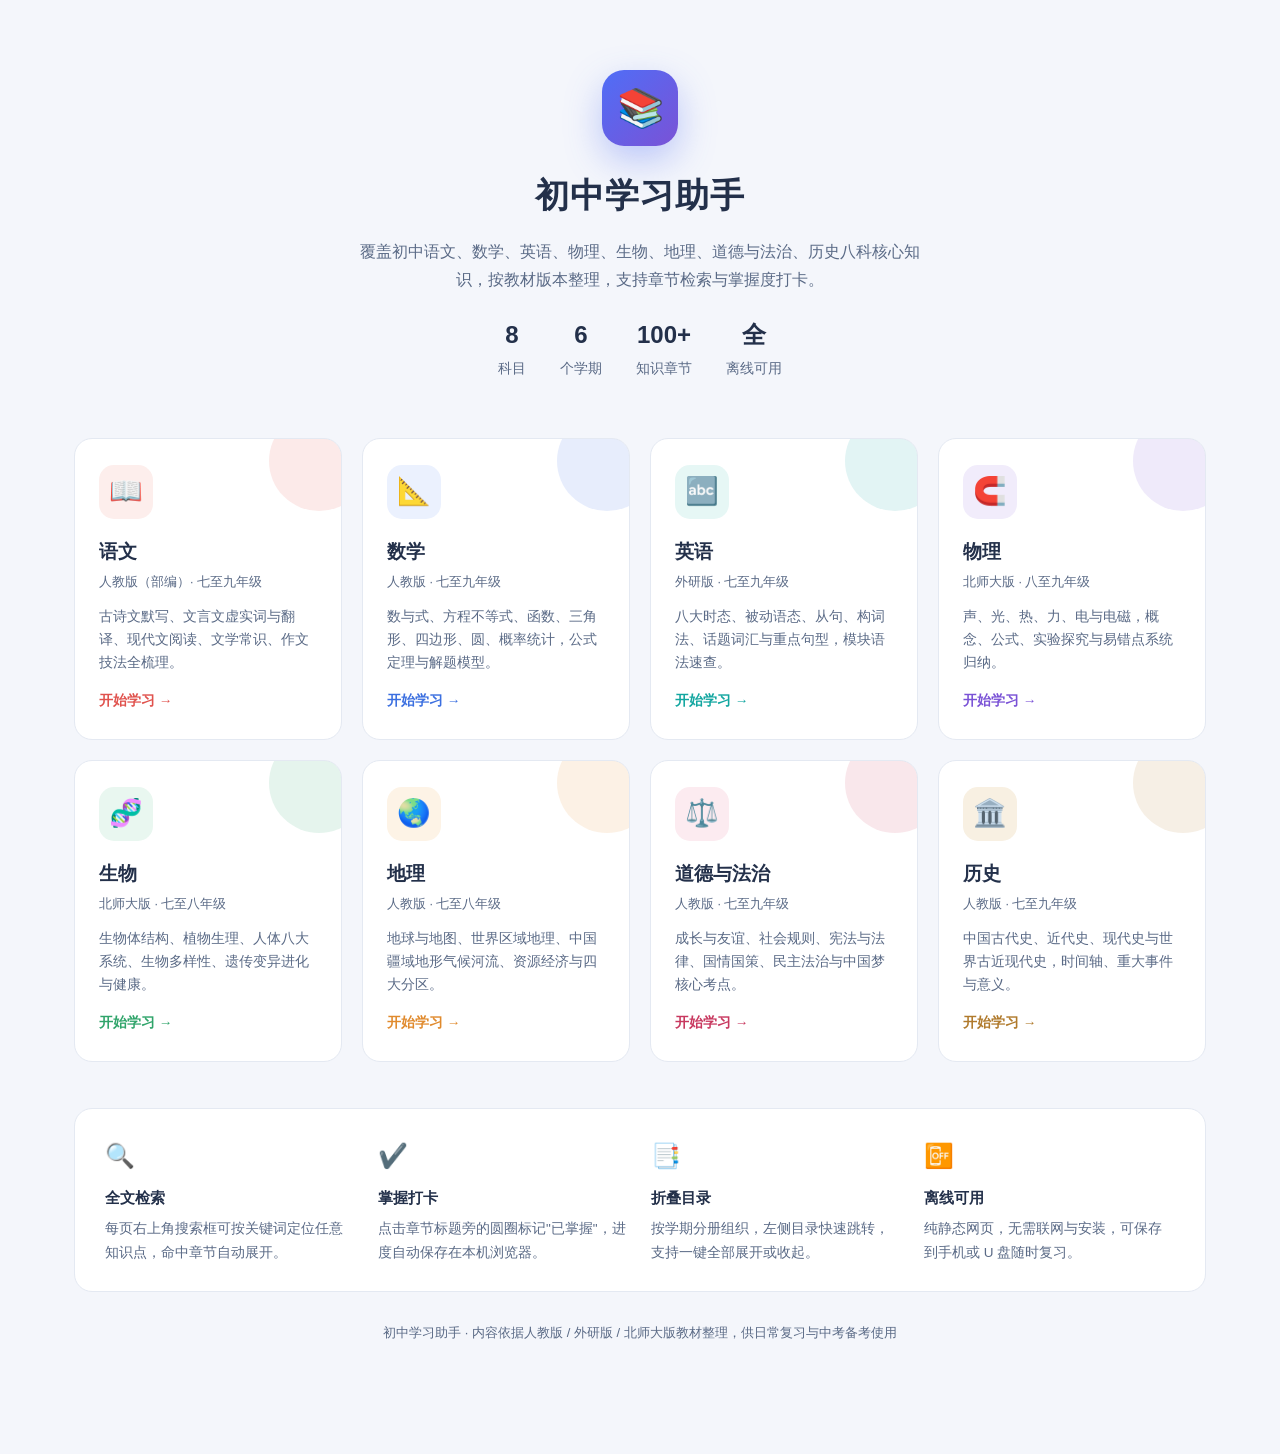
<file: index.html>
<!DOCTYPE html>
<html lang="zh-CN">
<head>
<meta charset="UTF-8">
<meta name="viewport" content="width=device-width, initial-scale=1.0">
<title>初中学习助手 · 全科知识手册</title>
<link rel="stylesheet" href="css/style.css">
</head>
<body>

<div class="home">
  <section class="home-hero">
    <div class="logo">📚</div>
    <h1>初中学习助手</h1>
    <p>覆盖初中语文、数学、英语、物理、生物、地理、道德与法治、历史八科核心知识，按教材版本整理，支持章节检索与掌握度打卡。</p>
    <div class="stat">
      <div><b>8</b>科目</div>
      <div><b>6</b>个学期</div>
      <div><b>100+</b>知识章节</div>
      <div><b>全</b>离线可用</div>
    </div>
  </section>

  <div class="subject-grid">

    <a class="subject-card" href="chinese.html" data-subject="chinese">
      <div class="learned-dot"></div>
      <div class="sc-ring" style="background:#e0524d"></div>
      <div class="sc-icon" style="background:#fdeeec;color:#e0524d">📖</div>
      <h3>语文</h3>
      <div class="ver">人教版（部编）· 七至九年级</div>
      <p class="desc">古诗文默写、文言文虚实词与翻译、现代文阅读、文学常识、作文技法全梳理。</p>
      <span class="go" style="color:#e0524d">开始学习 →</span>
    </a>

    <a class="subject-card" href="math.html" data-subject="math">
      <div class="learned-dot"></div>
      <div class="sc-ring" style="background:#3b6fe0"></div>
      <div class="sc-icon" style="background:#ebf1fe;color:#3b6fe0">📐</div>
      <h3>数学</h3>
      <div class="ver">人教版 · 七至九年级</div>
      <p class="desc">数与式、方程不等式、函数、三角形、四边形、圆、概率统计，公式定理与解题模型。</p>
      <span class="go" style="color:#3b6fe0">开始学习 →</span>
    </a>

    <a class="subject-card" href="english.html" data-subject="english">
      <div class="learned-dot"></div>
      <div class="sc-ring" style="background:#12a6a0"></div>
      <div class="sc-icon" style="background:#e6f7f5;color:#12a6a0">🔤</div>
      <h3>英语</h3>
      <div class="ver">外研版 · 七至九年级</div>
      <p class="desc">八大时态、被动语态、从句、构词法、话题词汇与重点句型，模块语法速查。</p>
      <span class="go" style="color:#12a6a0">开始学习 →</span>
    </a>

    <a class="subject-card" href="physics.html" data-subject="physics">
      <div class="learned-dot"></div>
      <div class="sc-ring" style="background:#7a52d6"></div>
      <div class="sc-icon" style="background:#f1ecfb;color:#7a52d6">🧲</div>
      <h3>物理</h3>
      <div class="ver">北师大版 · 八至九年级</div>
      <p class="desc">声、光、热、力、电与电磁，概念、公式、实验探究与易错点系统归纳。</p>
      <span class="go" style="color:#7a52d6">开始学习 →</span>
    </a>

    <a class="subject-card" href="biology.html" data-subject="biology">
      <div class="learned-dot"></div>
      <div class="sc-ring" style="background:#2fa46a"></div>
      <div class="sc-icon" style="background:#e9f7f0;color:#2fa46a">🧬</div>
      <h3>生物</h3>
      <div class="ver">北师大版 · 七至八年级</div>
      <p class="desc">生物体结构、植物生理、人体八大系统、生物多样性、遗传变异进化与健康。</p>
      <span class="go" style="color:#2fa46a">开始学习 →</span>
    </a>

    <a class="subject-card" href="geography.html" data-subject="geography">
      <div class="learned-dot"></div>
      <div class="sc-ring" style="background:#e08a2d"></div>
      <div class="sc-icon" style="background:#fdf3e6;color:#e08a2d">🌏</div>
      <h3>地理</h3>
      <div class="ver">人教版 · 七至八年级</div>
      <p class="desc">地球与地图、世界区域地理、中国疆域地形气候河流、资源经济与四大分区。</p>
      <span class="go" style="color:#e08a2d">开始学习 →</span>
    </a>

    <a class="subject-card" href="politics.html" data-subject="politics">
      <div class="learned-dot"></div>
      <div class="sc-ring" style="background:#c8385f"></div>
      <div class="sc-icon" style="background:#fcebf0;color:#c8385f">⚖️</div>
      <h3>道德与法治</h3>
      <div class="ver">人教版 · 七至九年级</div>
      <p class="desc">成长与友谊、社会规则、宪法与法律、国情国策、民主法治与中国梦核心考点。</p>
      <span class="go" style="color:#c8385f">开始学习 →</span>
    </a>

    <a class="subject-card" href="history.html" data-subject="history">
      <div class="learned-dot"></div>
      <div class="sc-ring" style="background:#b07a2c"></div>
      <div class="sc-icon" style="background:#f8f0e2;color:#b07a2c">🏛️</div>
      <h3>历史</h3>
      <div class="ver">人教版 · 七至九年级</div>
      <p class="desc">中国古代史、近代史、现代史与世界古近现代史，时间轴、重大事件与意义。</p>
      <span class="go" style="color:#b07a2c">开始学习 →</span>
    </a>

  </div>

  <section class="home-tips">
    <div class="ft">
      <div class="fi">🔍</div>
      <h4>全文检索</h4>
      <p>每页右上角搜索框可按关键词定位任意知识点，命中章节自动展开。</p>
    </div>
    <div class="ft">
      <div class="fi">✔️</div>
      <h4>掌握打卡</h4>
      <p>点击章节标题旁的圆圈标记"已掌握"，进度自动保存在本机浏览器。</p>
    </div>
    <div class="ft">
      <div class="fi">📑</div>
      <h4>折叠目录</h4>
      <p>按学期分册组织，左侧目录快速跳转，支持一键全部展开或收起。</p>
    </div>
    <div class="ft">
      <div class="fi">📴</div>
      <h4>离线可用</h4>
      <p>纯静态网页，无需联网与安装，可保存到手机或 U 盘随时复习。</p>
    </div>
  </section>

  <footer class="site-foot">
    初中学习助手 · 内容依据人教版 / 外研版 / 北师大版教材整理，供日常复习与中考备考使用
  </footer>
</div>

<script src="js/main.js"></script>
</body>
</html>
</file>
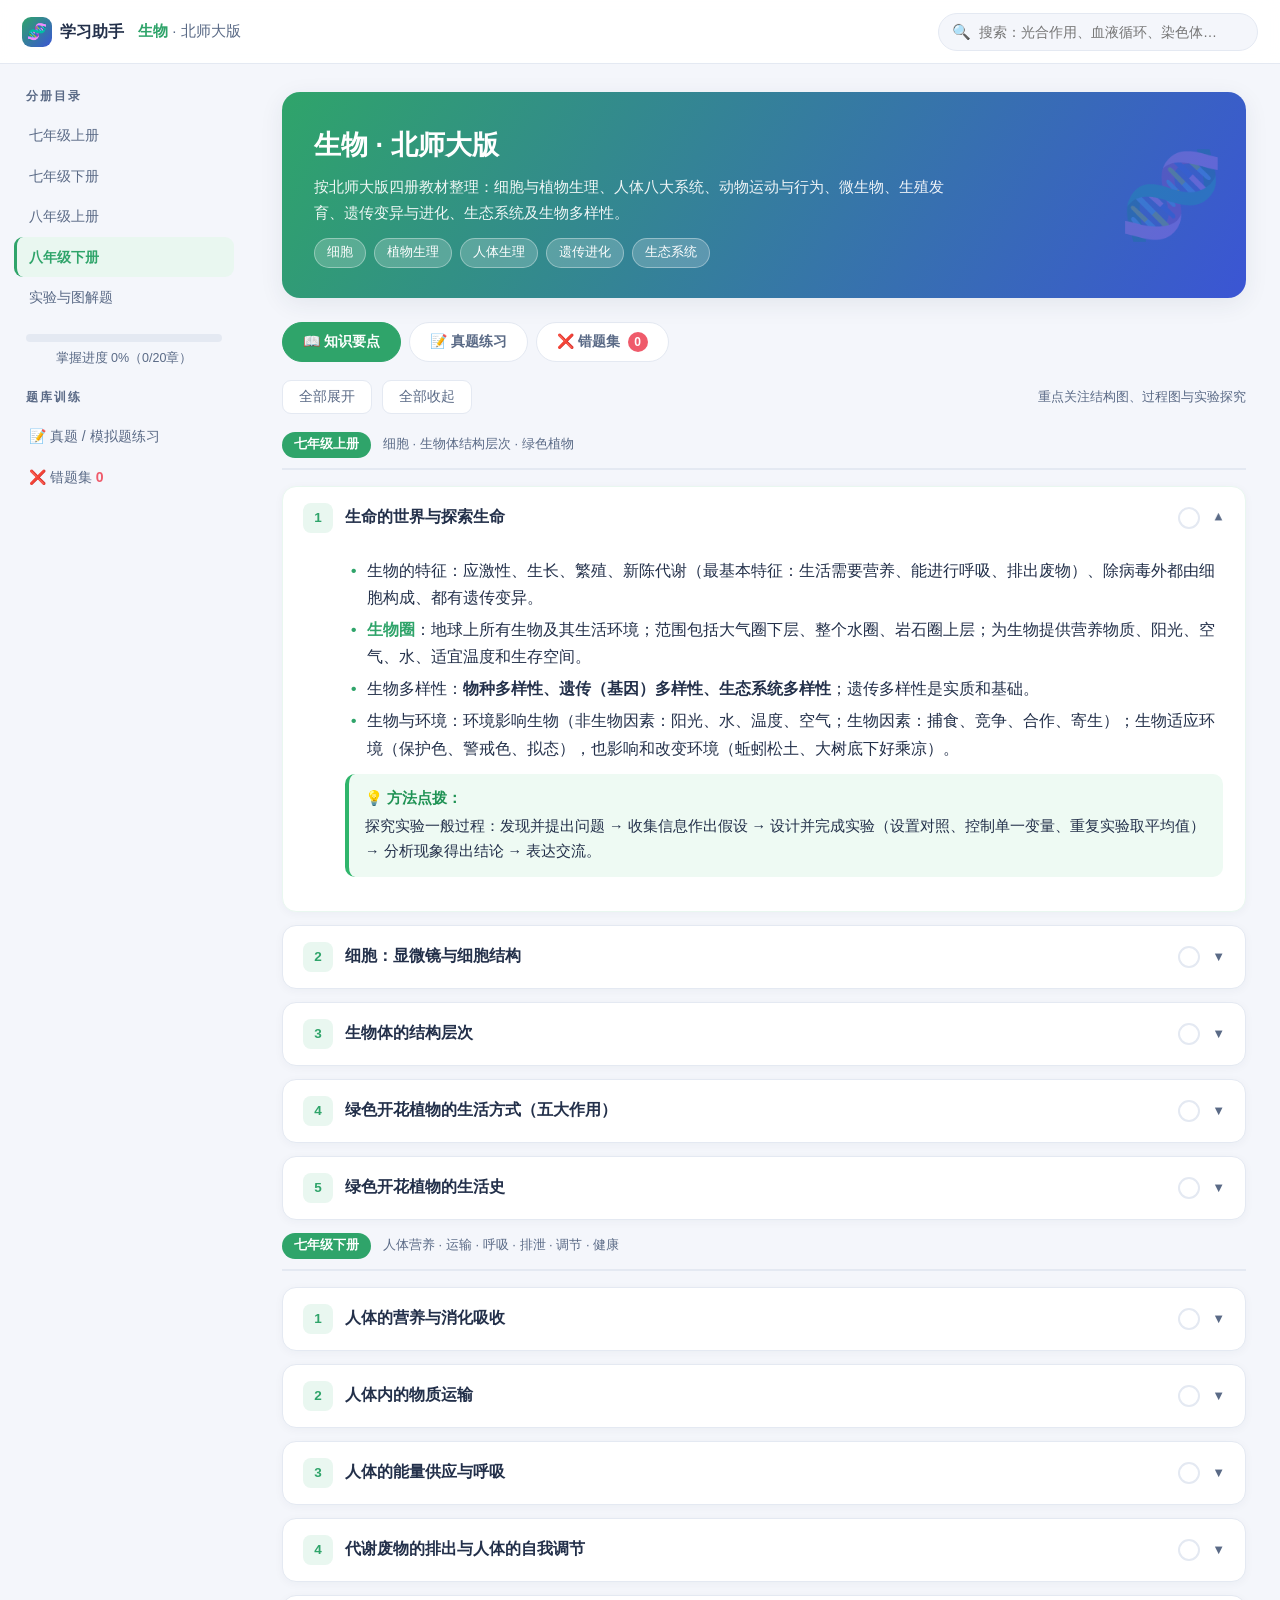
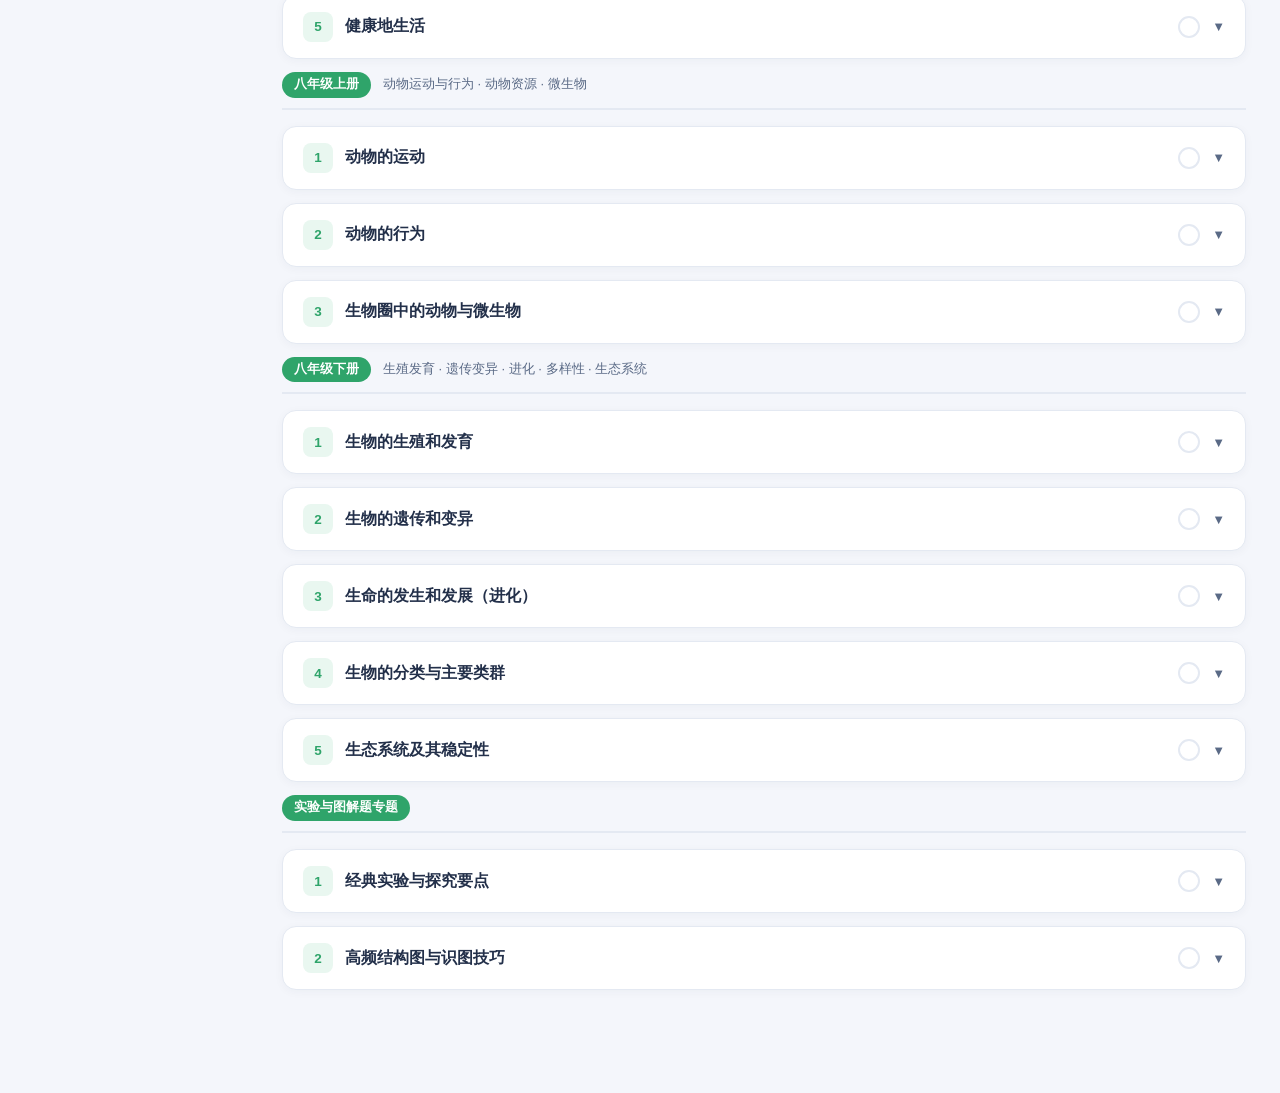
<file: biology.html>
<!DOCTYPE html>
<html lang="zh-CN">
<head>
<meta charset="UTF-8">
<meta name="viewport" content="width=device-width, initial-scale=1.0">
<title>生物（北师大版）· 初中学习助手</title>
<link rel="stylesheet" href="css/style.css">
</head>
<body data-subject="biology">
<div class="read-progress"></div>

<header class="topbar">
  <a class="home-link" href="index.html"><span class="logo-dot">🧬</span> 学习助手</a>
  <span class="subject-name"><b>生物</b> · 北师大版</span>
  <button class="menu-btn" aria-label="菜单">☰</button>
  <div class="search-box">
    <span class="ico">🔍</span>
    <input id="searchInput" type="text" placeholder="搜索：光合作用、血液循环、染色体…">
  </div>
</header>
<div class="sidebar-mask"></div>

<div class="layout">
  <aside class="sidebar">
    <h4>分册目录</h4>
    <nav>
      <a href="#grade-7a">七年级上册</a>
      <a href="#grade-7b">七年级下册</a>
      <a href="#grade-8a">八年级上册</a>
      <a href="#grade-8b">八年级下册</a>
      <a href="#grade-topic">实验与图解题</a>
    </nav>
    <div class="progress-wrap">
      <div class="bar"><i></i></div>
      <p>掌握进度 <span class="pct">0%</span></p>
    </div>
    <h4 style="margin-top:18px">题库训练</h4>
    <nav>
      <a href="#quiz" data-tab="quiz">📝 真题 / 模拟题练习</a>
      <a href="#wrong" data-tab="wrong">❌ 错题集 <span class="wrong-count" style="color:var(--red);font-weight:700">0</span></a>
    </nav>
  </aside>

  <main class="content">
    <section class="page-hero" data-emoji="🧬">
      <h1>生物 · 北师大版</h1>
      <p>按北师大版四册教材整理：细胞与植物生理、人体八大系统、动物运动与行为、微生物、生殖发育、遗传变异与进化、生态系统及生物多样性。</p>
      <div class="tags">
        <span>细胞</span><span>植物生理</span><span>人体生理</span><span>遗传进化</span><span>生态系统</span>
      </div>
    </section>

    <div class="quiz-tabs">
      <button type="button" data-tab="knowledge" class="active">📖 知识要点</button>
      <button type="button" data-tab="quiz">📝 真题练习</button>
      <button type="button" data-tab="wrong">❌ 错题集 <span class="wrong-count">0</span></button>
    </div>

    <div id="knowledge">
    <div class="toolbar">
      <button id="expandAll">全部展开</button>
      <button id="collapseAll">全部收起</button>
      <span class="tip">重点关注结构图、过程图与实验探究</span>
    </div>

    <!-- ================= 七上 ================= -->
    <section class="grade-block" id="grade-7a">
      <h2 class="grade-title"><span class="badge">七年级上册</span><span class="en">细胞 · 生物体结构层次 · 绿色植物</span></h2>

      <article class="chapter">
        <button type="button" class="chapter-head"><span class="ch-no">1</span><span class="ch-title">生命的世界与探索生命</span><span class="ch-master"></span><span class="ch-arrow">▼</span></button>
        <div class="chapter-body"><div class="chapter-body-inner">
          <ul>
            <li>生物的特征：应激性、生长、繁殖、新陈代谢（最基本特征：生活需要营养、能进行呼吸、排出废物）、除病毒外都由细胞构成、都有遗传变异。</li>
            <li><b class="kw">生物圈</b>：地球上所有生物及其生活环境；范围包括大气圈下层、整个水圈、岩石圈上层；为生物提供营养物质、阳光、空气、水、适宜温度和生存空间。</li>
            <li>生物多样性：<b>物种多样性、遗传（基因）多样性、生态系统多样性</b>；遗传多样性是实质和基础。</li>
            <li>生物与环境：环境影响生物（非生物因素：阳光、水、温度、空气；生物因素：捕食、竞争、合作、寄生）；生物适应环境（保护色、警戒色、拟态），也影响和改变环境（蚯蚓松土、大树底下好乘凉）。</li>
          </ul>
          <div class="box tip">探究实验一般过程：发现并提出问题 → 收集信息作出假设 → 设计并完成实验（设置对照、控制单一变量、重复实验取平均值）→ 分析现象得出结论 → 表达交流。</div>
        </div></div>
      </article>

      <article class="chapter">
        <button type="button" class="chapter-head"><span class="ch-no">2</span><span class="ch-title">细胞：显微镜与细胞结构</span><span class="ch-master"></span><span class="ch-arrow">▼</span></button>
        <div class="chapter-body"><div class="chapter-body-inner">
          <h3>显微镜使用</h3>
          <ul>
            <li>步骤：取镜安放 → 对光（低倍镜、大光圈、看到明亮视野）→ 放置玻片 → 观察（降镜筒时眼睛注视物镜防压碎；左眼注视目镜，右眼睁开便于画图）→ 收放。</li>
            <li>放大倍数 = 目镜倍数 × 物镜倍数；倍数越大，看到细胞越大、数目越少、视野越暗。</li>
            <li>像为<b class="kw">倒像（上下颠倒、左右相反）</b>：物像偏哪就向哪移动玻片；污点位置：移动目镜/玻片判断。</li>
            <li>光线弱时用大光圈、凹面镜；光线强时用小光圈、平面镜；低倍换高倍后不能动粗准焦螺旋。</li>
          </ul>
          <h3>动植物细胞结构与功能</h3>
          <div class="tbl-wrap">
          <table>
            <tr><th>结构</th><th>功能</th><th>动物</th><th>植物</th></tr>
            <tr><td>细胞壁</td><td>保护和支持细胞</td><td>无</td><td>有</td></tr>
            <tr><td>细胞膜</td><td>保护，<b>控制物质进出</b>（选择透过性）</td><td>有</td><td>有</td></tr>
            <tr><td>细胞质</td><td>生命活动主要场所，可流动加速物质交换</td><td>有</td><td>有</td></tr>
            <tr><td>细胞核</td><td>含遗传物质，<b>控制生命活动（遗传信息库）</b></td><td>有</td><td>有</td></tr>
            <tr><td>液泡</td><td>细胞液中含糖、色素、酸味物质等</td><td>无（成熟植物有大液泡）</td><td>有</td></tr>
            <tr><td>叶绿体</td><td>光合作用场所，将光能转变成化学能</td><td>无</td><td>绿色部分有</td></tr>
            <tr><td>线粒体</td><td>呼吸作用主要场所，“动力车间”</td><td>有</td><td>有</td></tr>
          </table>
          </div>
          <ul>
            <li>细胞通过<b class="kw">分裂</b>增加数目（先核分裂后质分裂，染色体先复制再平均分配）；通过<b>生长</b>增大体积；通过<b>分化</b>形成组织（细胞形态结构功能发生变化，遗传物质不变）。</li>
          </ul>
        </div></div>
      </article>

      <article class="chapter">
        <button type="button" class="chapter-head"><span class="ch-no">3</span><span class="ch-title">生物体的结构层次</span><span class="ch-master"></span><span class="ch-arrow">▼</span></button>
        <div class="chapter-body"><div class="chapter-body-inner">
          <div class="box formula">
            植物体层次：细胞 → <b>组织</b>（保护、营养、输导、分生组织）→ <b>器官</b>（营养器官：根、茎、叶；生殖器官：花、果实、种子）→ 植物体。<br>
            动物体层次：细胞 → <b>组织</b>（上皮、肌肉、结缔、神经组织）→ <b>器官</b> → <b>系统</b>（八大系统）→ 动物体（人体）。
          </div>
          <ul>
            <li>分生组织细胞小、壁薄、核大、质浓，有很强分裂能力；输导组织中导管运输水和无机盐（自下而上），筛管运输有机物（自上而下）。</li>
            <li>人体四大组织：上皮组织（保护分泌，皮肤表皮、腺体）、结缔组织（支持连接营养保护，血液、骨、软骨、肌腱）、肌肉组织（收缩舒张，平滑肌/骨骼肌/心肌）、神经组织（接受刺激产生传导兴奋，脑脊髓神经）。</li>
          </ul>
          <div class="box exam">叶片是器官，叶肉是营养组织；血液是组织（结缔组织），心脏是器官，植物的一片叶是器官。</div>
        </div></div>
      </article>

      <article class="chapter">
        <button type="button" class="chapter-head"><span class="ch-no">4</span><span class="ch-title">绿色开花植物的生活方式（五大作用）</span><span class="ch-master"></span><span class="ch-arrow">▼</span></button>
        <div class="chapter-body"><div class="chapter-body-inner">
          <h3>光合作用</h3>
          <div class="box formula">
            概念：绿色植物通过叶绿体，利用光能，把二氧化碳和水合成储存能量的有机物（主要是淀粉），并释放氧气。<br>
            表达式：二氧化碳 + 水 ——(光能，叶绿体)→ 有机物（储存能量）+ 氧气。<br>
            意义：制造有机物（食物来源）、储存能量（能量来源）、释放氧气（维持碳—氧平衡）。
          </div>
          <ul>
            <li>“绿叶在光下制造淀粉”实验：暗处理（耗尽原有淀粉）→ 部分遮光（对照，变量光）→ 光照 → 酒精隔水加热脱色 → 清水漂洗 → 滴碘液 → 见光部分变蓝（产生淀粉），遮光部分不变蓝。</li>
            <li>探究光合作用需要二氧化碳（氢氧化钠吸收 CO₂）、产生氧气（金鱼藻收集气体使带火星木条复燃）、场所是叶绿体（银边天竺葵）。</li>
          </ul>
          <h3>呼吸作用</h3>
          <div class="box formula">
            概念：细胞内有机物在氧参与下被分解成二氧化碳和水，同时释放能量。<br>
            表达式：有机物（储存能量）+ 氧气 → 二氧化碳 + 水 + <b>能量</b>；主要场所：线粒体；所有活细胞时刻进行。<br>
            意义：为生命活动（细胞分裂、吸收无机盐、运输有机物等）提供动力。
          </div>
          <div class="box tip">光合 vs 呼吸：光合只在有光时、含叶绿体的细胞进行，合成有机物、储存能量；呼吸昼夜都进行、所有活细胞都进行，分解有机物、释放能量。新疆瓜果甜、大棚增产：增大昼夜温差，白天促进光合、夜晚低温抑制呼吸。</div>
          <h3>吸收作用</h3>
          <ul>
            <li>根吸水主要部位：<b class="kw">根尖成熟区</b>（大量根毛增大面积）；根吸水动力是蒸腾作用；原理：细胞液浓度 &gt; 周围溶液浓度时吸水，反之失水（“烧苗”）。</li>
            <li>植物需要量最多的无机盐：<b>氮（叶茂）、磷（开花结果）、钾（茎秆健壮、促淀粉运输）</b>；缺氮叶片发黄、缺磷暗绿带紫、缺钾叶缘焦枯。</li>
          </ul>
          <h3>运输作用</h3>
          <p>木质部中<b class="kw">导管</b>（死细胞）自下而上运输水和无机盐；韧皮部中<b>筛管</b>（活细胞）自上而下运输有机物。“树怕伤皮不怕空心”——伤皮切断筛管。</p>
          <h3>蒸腾作用</h3>
          <ul>
            <li>主要通过叶片<b class="kw">气孔</b>（由两个半月形保卫细胞围成，下表皮多于上表皮）散失水分；意义：降低叶面温度、产生蒸腾拉力促进水和无机盐运输、提高大气湿度增加降水。</li>
            <li>移栽植物：带土坨（保护根毛）、剪去部分枝叶、阴天或傍晚移栽（降低蒸腾）。</li>
          </ul>
        </div></div>
      </article>

      <article class="chapter">
        <button type="button" class="chapter-head"><span class="ch-no">5</span><span class="ch-title">绿色开花植物的生活史</span><span class="ch-master"></span><span class="ch-arrow">▼</span></button>
        <div class="chapter-body"><div class="chapter-body-inner">
          <h3>种子结构与萌发</h3>
          <ul>
            <li>大豆种子（双子叶）：种皮 + 胚（胚芽、胚轴、胚根、两片子叶）；营养储存在<b>子叶</b>。</li>
            <li>玉米种子（单子叶）：果皮和种皮 + 胚 + 胚乳；营养储存在<b>胚乳</b>，子叶 1 片转运营养；滴碘液胚乳变蓝。</li>
            <li>胚是新植物的幼体，是种子主要部分。</li>
            <li>萌发自身条件：胚完整且活、度过休眠期、有供胚发育的营养物质；外界条件：<b class="kw">适量的水分、适宜的温度、充足的空气</b>（光不是必要条件）。</li>
            <li>萌发过程：胚根先突破种皮发育成根 → 胚轴伸长 → 胚芽发育成茎和叶。</li>
          </ul>
          <h3>开花结果</h3>
          <ul>
            <li>花的主要结构是<b class="kw">雄蕊（花药+花丝）和雌蕊（柱头+花柱+子房）</b>；花药产生花粉（内有精子），子房内有胚珠（内有卵细胞）。</li>
            <li>过程：开花 → 传粉（自花/异花，媒介主要是昆虫和风力）→ 受精（精子+卵细胞结合）→ 结果。</li>
            <li>受精后：子房发育成<b>果实</b>，子房壁发育成<b>果皮</b>，胚珠发育成<b>种子</b>，珠被发育成种皮，受精卵发育成<b>胚</b>，受精极核发育成胚乳。</li>
          </ul>
          <div class="box exam">葵花籽、玉米粒是果实（果皮种皮紧贴）；西瓜籽、花生仁是种子；“麻屋子（果皮）、红帐子（种皮）、白胖子（胚）”。</div>
        </div></div>
      </article>
    </section>

    <!-- ================= 七下 ================= -->
    <section class="grade-block" id="grade-7b">
      <h2 class="grade-title"><span class="badge">七年级下册</span><span class="en">人体营养 · 运输 · 呼吸 · 排泄 · 调节 · 健康</span></h2>

      <article class="chapter">
        <button type="button" class="chapter-head"><span class="ch-no">1</span><span class="ch-title">人体的营养与消化吸收</span><span class="ch-master"></span><span class="ch-arrow">▼</span></button>
        <div class="chapter-body"><div class="chapter-body-inner">
          <div class="tbl-wrap">
          <table>
            <tr><th>营养物质</th><th>主要作用</th><th>缺乏症/来源</th></tr>
            <tr><td>糖类</td><td>主要供能物质</td><td>米饭、面食</td></tr>
            <tr><td>蛋白质</td><td>生长发育、细胞修复更新、也可供能</td><td>瘦肉、鱼、蛋、奶、豆类</td></tr>
            <tr><td>脂肪</td><td>备用能源物质、保温</td><td>肥肉、植物油</td></tr>
            <tr><td>水</td><td>细胞主要成分，占体重 60%～70%</td><td>运输营养和废物</td></tr>
            <tr><td>无机盐</td><td>钙磷构成骨骼牙齿；铁构成血红蛋白；碘合成甲状腺激素</td><td>缺钙儿童佝偻病/成人骨质疏松；缺铁贫血；缺碘地方性甲状腺肿（大脖子病），儿童呆小症</td></tr>
            <tr><td>维生素</td><td>不供能、不构成细胞，需要量小但不可缺</td><td>缺 A 夜盲症（胡萝卜、肝）；缺 B₁ 脚气病（粗粮）；缺 C 坏血病（新鲜果蔬）；缺 D 佝偻病、骨质疏松（鱼肝油、晒太阳促合成）</td></tr>
          </table>
          </div>
          <h3>消化系统</h3>
          <ul>
            <li>组成：消化道（口→咽→食道→胃→小肠→大肠→肛门）和消化腺（唾液腺、肝脏、胰腺、胃腺、肠腺）。</li>
            <li><b class="kw">肝脏是最大的消化腺</b>，分泌胆汁（<b>不含消化酶</b>，乳化脂肪为脂肪微粒，物理性消化）；胰腺分泌胰液。</li>
            <li>消化过程：淀粉在口腔开始消化（唾液淀粉酶→麦芽糖，在小肠最终变葡萄糖）；蛋白质在胃开始（胃蛋白酶，最终变氨基酸）；脂肪只在小肠消化（胆汁+胰液肠液→甘油和脂肪酸）。</li>
            <li><b class="kw">小肠是消化和吸收的主要器官</b>：长（5～6 m）、有皱襞和小肠绒毛增大面积、绒毛壁和毛细血管壁仅一层上皮细胞、含肠液胰液胆汁多种消化液。</li>
          </ul>
          <div class="box tip">合理膳食：平衡膳食宝塔，早中晚能量比约 3:4:3；关注食品安全（QS/SC 标志、保质期、绿色食品）。</div>
        </div></div>
      </article>

      <article class="chapter">
        <button type="button" class="chapter-head"><span class="ch-no">2</span><span class="ch-title">人体内的物质运输</span><span class="ch-master"></span><span class="ch-arrow">▼</span></button>
        <div class="chapter-body"><div class="chapter-body-inner">
          <h3>血液</h3>
          <div class="tbl-wrap">
          <table>
            <tr><th>成分</th><th>特点</th><th>功能</th></tr>
            <tr><td>血浆</td><td>淡黄色半透明，主要成分水</td><td>运载血细胞，运输养料和废物</td></tr>
            <tr><td>红细胞</td><td>数量最多，成熟无细胞核，含血红蛋白（含铁、易与氧结合）</td><td>运输氧和部分二氧化碳；少→贫血，多吃含铁蛋白质食物</td></tr>
            <tr><td>白细胞</td><td>体积最大、有细胞核</td><td>吞噬病菌，防御保护；增多→炎症</td></tr>
            <tr><td>血小板</td><td>最小、形状不规则、无细胞核</td><td>止血和加速凝血；过少伤口血流不止</td></tr>
          </table>
          </div>
          <ul>
            <li>血型 ABO 系统：A、B、AB、O 型；输血以<b class="kw">输同型血</b>为原则；万能受血者 AB 型，万能输血者 O 型（紧急少量）；一次献血 200～300 mL 不影响健康。</li>
          </ul>
          <h3>血管与心脏</h3>
          <ul>
            <li>动脉：离心送血，管壁厚弹性大、血流快；静脉：回心，壁薄弹性小、有静脉瓣；毛细血管：内径最小（红细胞单行通过）、壁仅一层上皮细胞、血流最慢，适于物质交换。</li>
            <li>心脏四腔：上房下室（左心房、左心室、右心房、右心室）；<b class="kw">左心室壁最厚</b>（体循环动力）；房室瓣、动脉瓣保证血液按一定方向流动（心房→心室→动脉，不倒流）。</li>
            <li>相连血管：左心室—主动脉；右心室—肺动脉；左心房—肺静脉；右心房—上下腔静脉。<b>心室连动脉、心房连静脉</b>。</li>
          </ul>
          <h3>血液循环</h3>
          <div class="box formula">
            <b>体循环</b>：左心室 → 主动脉 → 全身毛细血管网（动脉血变静脉血）→ 上下腔静脉 → 右心房。<br>
            <b>肺循环</b>：右心室 → 肺动脉 → 肺部毛细血管网（静脉血变动脉血）→ 肺静脉 → 左心房。<br>
            两循环同时进行、在心脏处连通成一条完整路线。
          </div>
          <ul>
            <li>动脉血含氧多、颜色鲜红；静脉血含氧少、颜色暗红；<b>不是按血管名称区分</b>（肺动脉流静脉血，肺静脉流动脉血）。</li>
          </ul>
        </div></div>
      </article>

      <article class="chapter">
        <button type="button" class="chapter-head"><span class="ch-no">3</span><span class="ch-title">人体的能量供应与呼吸</span><span class="ch-master"></span><span class="ch-arrow">▼</span></button>
        <div class="chapter-body"><div class="chapter-body-inner">
          <ul>
            <li>食物中能量通过呼吸作用释放；热价：脂肪 &gt; 蛋白质 &gt; 糖类。</li>
            <li>呼吸系统组成：呼吸道（鼻、咽、喉、气管、支气管）和<b class="kw">肺</b>（气体交换主要场所）。</li>
            <li>呼吸道功能：气体通道，对吸入气体进行处理——鼻毛过滤、黏膜分泌黏液清洁湿润、毛细血管温暖空气；<b>咽是气体和食物共同通道</b>（会厌软骨在吞咽时盖住喉口）；喉有声带。</li>
            <li>肺适于气体交换：肺泡数量多、肺泡壁薄（一层上皮细胞）、外面缠绕丰富毛细血管和弹性纤维。</li>
          </ul>
          <div class="tbl-wrap">
          <table>
            <tr><th></th><th>肋间肌/膈肌</th><th>胸廓</th><th>肺</th><th>肺内气压</th><th>气体</th></tr>
            <tr><td>吸气</td><td>收缩（膈顶下降）</td><td>扩大</td><td>扩张</td><td>低于外界</td><td>入肺</td></tr>
            <tr><td>呼气</td><td>舒张（膈顶回升）</td><td>缩小</td><td>回缩</td><td>高于外界</td><td>出肺</td></tr>
          </table>
          </div>
          <ul>
            <li>气体交换原理：<b class="kw">气体扩散作用</b>（从高浓度到低浓度）；肺泡内 O₂ 进入血液、CO₂ 进入肺泡；组织处血液中 O₂ 进入组织细胞、CO₂ 进入血液。</li>
            <li>氧气最终在线粒体中参与呼吸作用；呼出气体中氧气减少、二氧化碳和水增多。</li>
          </ul>
        </div></div>
      </article>

      <article class="chapter">
        <button type="button" class="chapter-head"><span class="ch-no">4</span><span class="ch-title">代谢废物的排出与人体的自我调节</span><span class="ch-master"></span><span class="ch-arrow">▼</span></button>
        <div class="chapter-body"><div class="chapter-body-inner">
          <h3>排泄（区别排遗）</h3>
          <ul>
            <li>排泄三条途径：皮肤排汗（水、无机盐、尿素）；呼吸系统呼气（CO₂、水）；<b class="kw">泌尿系统排尿</b>（主要途径）。</li>
            <li>泌尿系统：肾脏（形成尿液，基本单位是<b>肾单位</b>：肾小球、肾小囊、肾小管）→ 输尿管 → 膀胱（暂存）→ 尿道。</li>
            <li>尿液形成两步：① <b>肾小球的滤过作用</b>（除血细胞和大分子蛋白质外，血浆中一部分水、无机盐、葡萄糖、尿素滤过形成<b>原尿</b>）；② <b>肾小管的重吸收作用</b>（原尿中全部葡萄糖、大部分水、部分无机盐被重吸收）。</li>
            <li>尿液成分：水、无机盐、尿素；<b>原尿与血浆比少了大分子蛋白质；尿液与原尿比不含葡萄糖</b>。血尿/蛋白尿→肾小球病变；糖尿→肾小管病变或胰岛素不足。</li>
          </ul>
          <h3>神经调节</h3>
          <ul>
            <li>神经系统：中枢神经系统（脑、脊髓）和周围神经系统（脑神经、脊神经）；结构功能基本单位是<b class="kw">神经元</b>（细胞体+突起：树突接受信息、轴突传出信息）。</li>
            <li><b class="kw">反射</b>是神经调节的基本方式；结构基础是<b>反射弧</b>：感受器 → 传入神经（有神经节）→ 神经中枢 → 传出神经 → 效应器。</li>
            <li>非条件反射（生来就有、由大脑皮层以下中枢完成）：缩手反射、眨眼反射、膝跳反射、婴儿吮吸；条件反射（后天形成、大脑皮层参与）：望梅止渴、谈虎色变。与语言文字有关的反射是人类特有。</li>
            <li>眼：光线 → 角膜 → 瞳孔 → 晶状体（折射，通过睫状体调节曲度）→ 玻璃体 → 视网膜（成像，有感光细胞，产生神经冲动）→ 视神经 → 大脑皮层视觉中枢（形成视觉）。近视：晶状体曲度过大或眼球前后径过长，物像落在视网膜前方，戴<b>凹透镜</b>。</li>
            <li>耳：外耳（耳廓、外耳道）、中耳（鼓膜、听小骨、鼓室）、内耳（半规管、前庭、<b>耳蜗有听觉感受器</b>）；听觉在大脑皮层形成；咽鼓管连通咽和鼓室，维持鼓膜两侧气压平衡。</li>
          </ul>
          <h3>激素调节</h3>
          <div class="tbl-wrap">
          <table>
            <tr><th>激素</th><th>腺体</th><th>作用</th><th>异常症</th></tr>
            <tr><td>生长激素</td><td>垂体</td><td>促进生长发育</td><td>幼年不足侏儒症；过多巨人症；成年过多肢端肥大症</td></tr>
            <tr><td>甲状腺激素</td><td>甲状腺</td><td>促进代谢和生长发育，提高神经系统兴奋性</td><td>幼年不足呆小症；成年不足黏液性水肿；过多甲亢；缺碘地方性甲状腺肿</td></tr>
            <tr><td>胰岛素</td><td>胰岛（胰腺内）</td><td>调节糖代谢，降低血糖浓度</td><td>不足→糖尿病（注射胰岛素治疗，不能口服，本质是蛋白质）</td></tr>
          </table>
          </div>
          <p>人体生命活动主要受神经系统调节，同时也受激素调节，二者相互协调。</p>
        </div></div>
      </article>

      <article class="chapter">
        <button type="button" class="chapter-head"><span class="ch-no">5</span><span class="ch-title">健康地生活</span><span class="ch-master"></span><span class="ch-arrow">▼</span></button>
        <div class="chapter-body"><div class="chapter-body-inner">
          <ul>
            <li>健康：身体上、心理上和社会适应方面的良好状态（不仅是没病）；养成生活规律、合理膳食、合理用药（处方药 R、非处方药 OTC）、拒绝吸烟酗酒吸毒。</li>
            <li>传染病特点：传染性、流行性；三个基本环节：<b class="kw">传染源（病人、携带者、患病动物）、传播途径（空气飞沫、饮食、血液、接触、生物媒介）、易感人群</b>。</li>
            <li>预防措施：控制传染源（隔离治疗、焚烧深埋患病动物）、切断传播途径（消毒、讲卫生、灭蚊蝇）、保护易感人群（锻炼、预防接种）。</li>
            <li><b class="kw">免疫</b>三道防线：① 皮肤和黏膜（非特异性）；② 体液中杀菌物质（溶菌酶）和吞噬细胞（非特异性，生来就有、对多种病原体起作用）；③ 免疫器官和免疫细胞产生<b>抗体</b>（特异性免疫，后天形成、只针对特定抗原）。</li>
            <li>抗原（引起产生抗体的物质，如病原体、疫苗、移植器官）；抗体是淋巴细胞产生的特殊蛋白质；计划免疫：接种疫苗（属抗原）使人体产生相应抗体和记忆细胞，属于特异性免疫。</li>
          </ul>
        </div></div>
      </article>
    </section>

    <!-- ================= 八上 ================= -->
    <section class="grade-block" id="grade-8a">
      <h2 class="grade-title"><span class="badge">八年级上册</span><span class="en">动物运动与行为 · 动物资源 · 微生物</span></h2>

      <article class="chapter">
        <button type="button" class="chapter-head"><span class="ch-no">1</span><span class="ch-title">动物的运动</span><span class="ch-master"></span><span class="ch-arrow">▼</span></button>
        <div class="chapter-body"><div class="chapter-body-inner">
          <ul>
            <li>动物运动方式：水中游泳（鳍、蹼）、陆地爬行/行走/奔跑/跳跃、空中飞行（翼、翅）。</li>
            <li>运动系统组成：<b class="kw">骨、骨连结、骨骼肌</b>三部分（骨与骨连结构成骨骼）。</li>
            <li>关节结构：关节面（关节头、关节窝，表面有关节软骨——减少摩擦缓冲震动）、关节囊（分泌滑液、连接牢固）、关节腔（内有滑液）；特点：既牢固（关节囊、韧带）又灵活（关节软骨、滑液）。脱臼：关节头从关节窝滑脱。</li>
            <li>骨骼肌：由肌腹（中间、收缩）和肌腱（两端、附着在不同骨上）组成；一块骨骼肌两端肌腱绕过关节连在<b>不同</b>的骨上。</li>
          </ul>
          <div class="box formula">运动产生：骨骼肌受神经传来的刺激收缩，牵动骨绕关节活动。<b>屈肘</b>：肱二头肌收缩，肱三头肌舒张；<b>伸肘</b>：肱三头肌收缩，肱二头肌舒张；提重物时都收缩，自然下垂时都舒张。运动需要神经系统调节、消化系统/呼吸系统/循环系统配合提供能量。</div>
        </div></div>
      </article>

      <article class="chapter">
        <button type="button" class="chapter-head"><span class="ch-no">2</span><span class="ch-title">动物的行为</span><span class="ch-master"></span><span class="ch-arrow">▼</span></button>
        <div class="chapter-body"><div class="chapter-body-inner">
          <div class="tbl-wrap">
          <table>
            <tr><th></th><th>先天性行为（本能行为）</th><th>后天学习行为</th></tr>
            <tr><td>获得</td><td>生来就有，由体内遗传物质决定</td><td>在遗传因素基础上，由生活经验和学习获得</td></tr>
            <tr><td>特点</td><td>同种动物基本相同，相对稳定</td><td>个体差异大、易变化、越高等动物学习能力越强</td></tr>
            <tr><td>举例</td><td>蜘蛛结网、蜜蜂采蜜、鸟类筑巢迁徙、婴儿吮吸、孔雀开屏</td><td>蚯蚓走迷宫、大山雀偷喝牛奶、黑猩猩钓白蚁、鹦鹉学舌</td></tr>
          </table>
          </div>
          <ul>
            <li>按功能类型：取食行为、领域行为、攻击行为（同种之间、很少致死）、防御行为（保护色、警戒色、拟态、假死）、繁殖行为、节律行为（昼夜、季节、潮汐节律）、<b class="kw">社群行为</b>（蜜蜂、蚂蚁、狒狒：群体内有组织、分工、等级，靠动作、声音、气味——如性外激素——传递信息）。</li>
          </ul>
        </div></div>
      </article>

      <article class="chapter">
        <button type="button" class="chapter-head"><span class="ch-no">3</span><span class="ch-title">生物圈中的动物与微生物</span><span class="ch-master"></span><span class="ch-arrow">▼</span></button>
        <div class="chapter-body"><div class="chapter-body-inner">
          <ul>
            <li>动物在生物圈中作用：促进物质循环；帮助植物传粉、传播种子；维持生态平衡；仿生应用（雷达—蝙蝠回声定位、冷光灯—萤火虫、薄壳建筑—龟壳）。</li>
            <li>我国珍稀动物：大熊猫、金丝猴、白鳍豚、朱鹮、扬子鳄（中生代动物“活化石”）；生物多样性面临威胁主因：栖息地破坏、掠夺式开发、环境污染、外来物种入侵；保护措施：<b>就地保护（建立自然保护区，最有效）、易地保护（动物园/繁育中心）、法制教育管理</b>。</li>
          </ul>
          <h3>微生物</h3>
          <div class="tbl-wrap">
          <table>
            <tr><th></th><th>细菌</th><th>真菌</th><th>病毒</th></tr>
            <tr><td>结构</td><td>单细胞，无成形细胞核（原核生物），有细胞壁膜质，无叶绿体；特殊：荚膜、鞭毛、芽孢（休眠体，耐高温）</td><td>有真正细胞核（真核生物），无叶绿体；酵母菌单细胞，霉菌、蘑菇多细胞（菌丝构成）</td><td>无细胞结构，由蛋白质外壳和内部遗传物质组成</td></tr>
            <tr><td>营养</td><td>多数异养（腐生/寄生），少数自养</td><td>异养（腐生、寄生）</td><td>全部寄生，离开活细胞无生命现象</td></tr>
            <tr><td>生殖</td><td>分裂生殖</td><td>酵母菌出芽生殖；霉菌、蘑菇孢子生殖</td><td>在宿主细胞内复制增殖</td></tr>
            <tr><td>举例</td><td>乳酸菌（酸奶泡菜）、醋酸菌（醋）、根瘤菌（固氮）、大肠杆菌</td><td>酵母菌（酿酒、发面）、霉菌（制酱、青霉产青霉素）、蘑菇木耳（食用）</td><td>动物病毒、植物病毒、细菌病毒（噬菌体）；流感、新冠、艾滋病病毒</td></tr>
          </table>
          </div>
          <ul>
            <li>食品保存原理：把食品内细菌真菌杀死或抑制其生长繁殖（脱水、冷藏、真空包装、腌制、巴氏消毒）。</li>
          </ul>
        </div></div>
      </article>
    </section>

    <!-- ================= 八下 ================= -->
    <section class="grade-block" id="grade-8b">
      <h2 class="grade-title"><span class="badge">八年级下册</span><span class="en">生殖发育 · 遗传变异 · 进化 · 多样性 · 生态系统</span></h2>

      <article class="chapter">
        <button type="button" class="chapter-head"><span class="ch-no">1</span><span class="ch-title">生物的生殖和发育</span><span class="ch-master"></span><span class="ch-arrow">▼</span></button>
        <div class="chapter-body"><div class="chapter-body-inner">
          <ul>
            <li>人的生殖：男性主要器官<b>睾丸</b>（产生精子、分泌雄性激素）；女性主要器官<b>卵巢</b>（产生卵细胞、分泌雌性激素）；受精场所<b>输卵管</b>；胚胎发育场所<b>子宫</b>；胎儿通过<b>胎盘和脐带</b>从母体获得营养和氧气、排出废物（胎盘进行物质交换）；怀孕约 40 周分娩。</li>
            <li>青春期特点：身高突增（显著特征）、神经系统心肺功能增强、性发育和性成熟（突出特征，出现第二性征、男孩遗精、女孩月经）。</li>
          </ul>
          <div class="tbl-wrap">
          <table>
            <tr><th>类群</th><th>受精/发育</th></tr>
            <tr><td>昆虫</td><td>体内受精，卵生。完全变态：卵→幼虫→蛹→成虫（家蚕、蜜蜂、蝴蝶、蚊蝇）；不完全变态：卵→若虫→成虫（蝗虫、蟋蟀、螳螂、蝉）</td></tr>
            <tr><td>两栖动物</td><td>体外受精（水中），卵生；变态发育：受精卵→蝌蚪（像鱼、用鳃呼吸）→幼蛙→成蛙（用肺呼吸、皮肤辅助）；生殖发育离不开水</td></tr>
            <tr><td>鸟类</td><td>体内受精，卵生；鸟卵结构：卵壳（保护、透气）、卵白（营养和水）、<b>卵黄（主要营养）</b>、胚盘（含细胞核，发育成雏鸟）、气室（供氧）、系带（固定）</td></tr>
          </table>
          </div>
          <ul>
            <li>植物生殖：有性生殖（经过两性生殖细胞结合，如种子繁殖，后代具有更大变异性）；无性生殖（不经过两性生殖细胞结合，由母体直接产生新个体，保持母本优良性状、繁殖快）——扦插、嫁接（接穗与砧木的<b>形成层</b>紧密结合）、压条、组织培养、分株。</li>
          </ul>
        </div></div>
      </article>

      <article class="chapter">
        <button type="button" class="chapter-head"><span class="ch-no">2</span><span class="ch-title">生物的遗传和变异</span><span class="ch-master"></span><span class="ch-arrow">▼</span></button>
        <div class="chapter-body"><div class="chapter-body-inner">
          <ul>
            <li>遗传：亲子间相似性；变异：亲子间及子代个体间差异。生物的遗传和变异是通过生殖和发育实现的。</li>
            <li>性状：生物体形态结构、生理特性和行为方式；相对性状：同种生物同一性状的不同表现形式（有耳垂/无耳垂）。</li>
            <li>细胞核中有染色体（由 <b class="kw">DNA 和蛋白质</b>组成），DNA 是主要遗传物质，呈双螺旋结构；基因是 DNA 上有遗传效应的片段，控制生物性状；染色体在体细胞中<b>成对</b>存在，基因也成对。</li>
            <li>人的体细胞有 <b class="kw">23 对（46 条）</b>染色体；生殖细胞（精子、卵细胞）中 23 条（成单存在）；受精卵中 23 对。</li>
          </ul>
          <div class="box formula">
            生殖过程中染色体变化：体细胞（2n）→ 生殖细胞（n，减数分裂）→ 受精后受精卵（2n）。<br>
            性别决定：男性 XY（产生含 X 或 Y 的两种精子，比例 1:1），女性 XX（只产生含 X 的卵细胞）；生男生女取决于精子类型，机会各 50%。
          </div>
          <ul>
            <li>基因传递：亲代基因经生殖细胞传给子代；显性基因（A）控制显性性状，隐性基因（a）；AA、Aa 表现显性性状，aa 表现隐性性状；近亲结婚后代患<b>隐性遗传病</b>概率增大（我国婚姻法规定直系血亲和三代以内旁系血亲禁止结婚）。</li>
            <li>变异类型：可遗传变异（遗传物质改变，如基因突变、基因重组、染色体变异）与不可遗传变异（仅环境引起，遗传物质未变，如晒黑）；应用：人工选择育种、杂交育种（袁隆平杂交水稻）、诱变育种、转基因技术（超级鼠、抗虫棉）。</li>
          </ul>
          <div class="box exam">一对相对性状遗传分析：双亲均为显性（如 Aa×Aa），后代基因型 AA:Aa:aa=1:2:1，显性:隐性=3:1；“无中生有”新出现的性状为隐性性状。</div>
        </div></div>
      </article>

      <article class="chapter">
        <button type="button" class="chapter-head"><span class="ch-no">3</span><span class="ch-title">生命的发生和发展（进化）</span><span class="ch-master"></span><span class="ch-arrow">▼</span></button>
        <div class="chapter-body"><div class="chapter-body-inner">
          <ul>
            <li>生命起源的化学进化：原始大气（甲烷、氨、水蒸气、氢等，<b>无氧气</b>）在高温、紫外线、雷电作用下形成简单有机物 → 原始海洋（“生命摇篮”）中形成复杂有机物和原始生命；米勒实验模拟证明无机小分子可生成有机小分子。</li>
            <li>生物进化证据：<b class="kw">化石是最直接、最重要的证据</b>（越古老地层中化石生物越简单低等）；还有比较解剖学（同源器官）、分子生物学（细胞色素 c）等证据。</li>
            <li>进化历程：植物：藻类 → 苔藓 → 蕨类 → 种子植物（裸子植物→被子植物）；动物：无脊椎动物 → 鱼类 → 两栖类 → 爬行类 → 鸟类和哺乳类。总趋势：<b>由简单到复杂、由低等到高等、由水生到陆生</b>。</li>
          </ul>
          <div class="box formula">
            <b>自然选择学说</b>（达尔文《物种起源》）：过度繁殖 → 生存斗争 → 遗传变异 → 适者生存、不适者被淘汰。<br>
            变异是不定向的（先有变异），自然选择是定向的（环境起选择作用）；保护色、长颈鹿长颈、细菌抗药性都是自然选择的结果。
          </div>
          <ul>
            <li>人类起源：人类和现代类人猿（长臂猿、猩猩、大猩猩、黑猩猩）共同祖先是<b class="kw">森林古猿</b>；进化历程：南方古猿 → 能人 → 直立人（北京猿人，用火）→ 智人；人与猿分界的重要标志是<b>直立行走</b>；劳动在进化中起重要作用。</li>
          </ul>
        </div></div>
      </article>

      <article class="chapter">
        <button type="button" class="chapter-head"><span class="ch-no">4</span><span class="ch-title">生物的分类与主要类群</span><span class="ch-master"></span><span class="ch-arrow">▼</span></button>
        <div class="chapter-body"><div class="chapter-body-inner">
          <ul>
            <li>分类等级（从大到小）：<b class="kw">界、门、纲、目、科、属、种</b>；<b>种</b>是最基本单位；分类单位越小，包含生物越少、共同特征越多、亲缘关系越近；林奈双名法（属名+种加词，拉丁文）。</li>
            <li>五大类群：原核生物界、原生生物界、真菌界、植物界、动物界（也有六界分法）。</li>
          </ul>
          <h3>植物类群</h3>
          <div class="tbl-wrap">
          <table>
            <tr><th>类群</th><th>生活环境</th><th>器官分化</th><th>代表</th></tr>
            <tr><td>藻类植物</td><td>多水生</td><td>无根、茎、叶分化，无输导组织</td><td>衣藻、海带、紫菜</td></tr>
            <tr><td>苔藓植物</td><td>阴湿陆地</td><td>有茎叶、无根（假根），无输导组织；监测空气污染指示植物</td><td>葫芦藓、地钱</td></tr>
            <tr><td>蕨类植物</td><td>阴湿陆地</td><td>有真正根茎叶和输导组织；孢子繁殖</td><td>肾蕨、满江红、桫椤</td></tr>
            <tr><td>裸子植物</td><td>陆地</td><td>种子裸露，无果皮包被（无果实）</td><td>松、柏、杉、银杏、苏铁</td></tr>
            <tr><td>被子植物</td><td>最广</td><td>种子外有果皮包被，形成果实；绿色开花植物，最高等</td><td>桃、小麦、玉米</td></tr>
          </table>
          </div>
          <h3>动物类群</h3>
          <ul>
            <li><b>无脊椎动物</b>：腔肠动物（水螅、海葵、珊瑚虫，有口无肛门）、扁形动物（涡虫、猪肉绦虫）、线形动物（蛔虫，有口有肛门）、环节动物（蚯蚓，身体由许多体节构成，湿润体壁呼吸）、软体动物（河蚌、乌贼，有外套膜，常具贝壳）、<b class="kw">节肢动物（最大门，昆虫是最大纲）</b>：身体分部、体表有外骨骼（防止水分散失、保护，但限制生长需蜕皮）、足和触角分节；蝗虫、蜜蜂、虾蟹、蜘蛛。</li>
            <li>鱼类：终生水生，体表鳞片，用<b>鳃</b>呼吸，用鳍游泳，心脏一心房一心室，体外受精，卵生。</li>
            <li>两栖类：幼体水生用鳃，成体水陆两栖用肺（皮肤辅助），变态发育，体外受精。</li>
            <li>爬行类：真正陆生脊椎动物，体表覆盖角质鳞片或甲，用肺呼吸，<b>体内受精、卵生（卵壳坚韧）</b>，摆脱水的限制。</li>
            <li>鸟类：体表被覆羽毛，前肢变成翼，用肺呼吸并有<b>气囊辅助（双重呼吸）</b>，体温恒定，心脏四腔，卵生。</li>
            <li>哺乳类：最高等；体表被毛，<b>胎生、哺乳</b>，体温恒定，大脑发达。</li>
          </ul>
        </div></div>
      </article>

      <article class="chapter">
        <button type="button" class="chapter-head"><span class="ch-no">5</span><span class="ch-title">生态系统及其稳定性</span><span class="ch-master"></span><span class="ch-arrow">▼</span></button>
        <div class="chapter-body"><div class="chapter-body-inner">
          <ul>
            <li>生态系统 = 生物部分 + 非生物部分（阳光、空气、水、温度、土壤）；生物部分包括：<b class="kw">生产者（绿色植物）、消费者（动物）、分解者（细菌真菌等营腐生生活的微生物）</b>，三者相互依存，生产者和分解者是连接生物与非生物环境的两个重要环节。</li>
            <li>食物链：生产者与消费者之间吃与被吃的关系（起点必须是生产者，箭头指向捕食者，<b>不写分解者和非生物部分</b>）；如：草 → 兔 → 狐。</li>
            <li>食物网：多条食物链交错；生物富集：有毒物质（DDT、重金属）沿食物链<b>积累</b>，营养级别越高浓度越高。</li>
          </ul>
          <div class="box formula">
            能量流动特点：<b>单向流动、逐级递减</b>（传递效率约 10%～20%），所以食物链一般不超过 4～5 个营养级；能量最终来源是<b>太阳能</b>。<br>
            物质循环特点：<b>反复循环</b>（碳循环以 CO₂ 形式在生物与无机环境间循环；光合作用固定、呼吸作用和分解释放、燃烧也释放）。
          </div>
          <ul>
            <li>生态系统具有一定的<b class="kw">自动调节能力</b>，使生态系统保持相对稳定（生态平衡）；生物种类越多、营养结构越复杂，调节能力越强、越稳定（森林 &gt; 草原 &gt; 荒漠）；但调节能力有一定限度，超过限度生态系统会遭到破坏。</li>
            <li>人口增长与环境：实行计划生育（控制人口数量、提高人口素质）；生态农业实现物质循环利用、能量多级利用（桑基鱼塘、沼气池）。</li>
          </ul>
        </div></div>
      </article>
    </section>

    <!-- ================= 专题 ================= -->
    <section class="grade-block" id="grade-topic">
      <h2 class="grade-title"><span class="badge">实验与图解题专题</span></h2>

      <article class="chapter">
        <button type="button" class="chapter-head"><span class="ch-no">1</span><span class="ch-title">经典实验与探究要点</span><span class="ch-master"></span><span class="ch-arrow">▼</span></button>
        <div class="chapter-body"><div class="chapter-body-inner">
          <ul>
            <li><b>显微镜与临时装片</b>：擦→滴（植物滴清水、动物滴生理盐水——保持细胞正常形态）→取→展/涂→盖（盖玻片一侧先接触液滴再缓缓放下，防气泡）→染（碘液，一侧滴另一侧吸）。</li>
            <li><b>探究种子萌发条件</b>：对照实验，水分/温度/空气三组对照，每组只一个变量；用多粒种子避免偶然性。</li>
            <li><b>探究唾液对淀粉消化</b>：馒头碎屑（模拟牙齿咀嚼）、搅拌（模拟舌）、37℃ 水浴（接近体温酶活性最强）、加碘液检验（变蓝说明有淀粉）；加唾液组不变蓝。</li>
            <li><b>绿叶在光下制造淀粉</b>：暗处理—遮光—光照—酒精隔水脱色—碘液检验（见光变蓝）。</li>
            <li><b>探究呼吸作用</b>：萌发种子瓶中温度升高（放热）、气体使澄清石灰水变浑浊（产生 CO₂）、使燃烧蜡烛熄灭（消耗 O₂）；煮熟种子为对照。</li>
            <li><b>验证光合产生氧气</b>：金鱼藻在光下产生气泡，收集气体使带火星卫生香/木条复燃。</li>
            <li><b>探究甲状腺激素作用</b>：蝌蚪饲喂实验（加激素组提前发育成小青蛙）；设置正常组对照。</li>
          </ul>
        </div></div>
      </article>

      <article class="chapter">
        <button type="button" class="chapter-head"><span class="ch-no">2</span><span class="ch-title">高频结构图与识图技巧</span><span class="ch-master"></span><span class="ch-arrow">▼</span></button>
        <div class="chapter-body"><div class="chapter-body-inner">
          <ul>
            <li>动植物细胞对比图：细胞壁、叶绿体、液泡是植物细胞“三大件”。</li>
            <li>叶片横切面：上/下表皮（有气孔，保卫细胞围成）、叶肉（栅栏组织、海绵组织，含叶绿体）、叶脉（导管+筛管）。</li>
            <li>消化系统图：识图顺序口→胃→小肠（盘曲最长）；肝脏在右上腹、胃左上腹。</li>
            <li>心脏图：“<b>上房下室、左右相反（图上右边为心脏左侧）</b>”；心室壁厚于心房，左心室最厚。</li>
            <li>血液循环图：体循环“左室出右房回”，肺循环“右室出左房回”。</li>
            <li>肾单位：肾小球（毛细血管球）+肾小囊（套在球外）+肾小管（外绕出球小动脉形成的毛细血管网）。</li>
            <li>反射弧：找神经节（传入神经上有膨大部分）确定方向。</li>
            <li>关节图：关节头、关节窝、关节软骨、关节囊、关节腔。</li>
            <li>花的结构图与发育：子房→果实、胚珠→种子。</li>
          </ul>
          <div class="box tip">识图题策略：先看图名和箭头方向，再按“结构名称→功能→相关过程”顺序作答；曲线题看清纵横坐标含义、起点拐点和变化趋势（如血糖浓度、酶活性随温度呈先升后降）。</div>
        </div></div>
      </article>
    </section>
    </div><!-- /#knowledge -->

    <!-- ================= 真题练习 ================= -->
    <section id="quizPanel" hidden>
      <div class="bank-info" id="bankInfo"></div>

      <div class="quiz-entry">
        <div class="row">
          <label>年级：</label>
          <select id="qGrade"><option value="">全部年级</option></select>
          <label>单元：</label>
          <select id="qUnit"></select>
          <button type="button" class="btn-main" id="btnStartUnit">开始练习</button>
        </div>
        <div class="row quick">
          <button type="button" class="btn-quick" id="btnRandom">🎲 随机 20 题综合检测</button>
          <button type="button" class="btn-quick" id="btnMonth">🆕 本月新题</button>
          <button type="button" class="btn-quick" id="btnWrong">❌ 错题重练（<span class="wrong-count">0</span>）</button>
        </div>
      </div>

      <h2 class="grade-title" id="quizTitle" style="margin-top:24px">选择范围后开始练习</h2>
      <div class="quiz-summary" id="quizSummary">完成后这里会显示正确率</div>
      <div id="quizBody"></div>
    </section>

    <!-- ================= 错题集 ================= -->
    <section id="wrongPanel" hidden>
      <h2 class="grade-title">我的错题集</h2>
      <div class="wrong-stat-bar" id="wrongStat"></div>
      <div class="clear-row"><button type="button" class="btn-mini" id="btnClearWrong">🗑 清空全部错题</button></div>
      <div id="wrongBody"></div>
    </section>

  </main>
</div>

<button class="back-top" aria-label="返回顶部">↑</button>
<script src="js/main.js"></script>
<script src="js/biology-bank.js"></script>
<script src="js/quiz-core.js"></script>
</body>
</html>
</file>
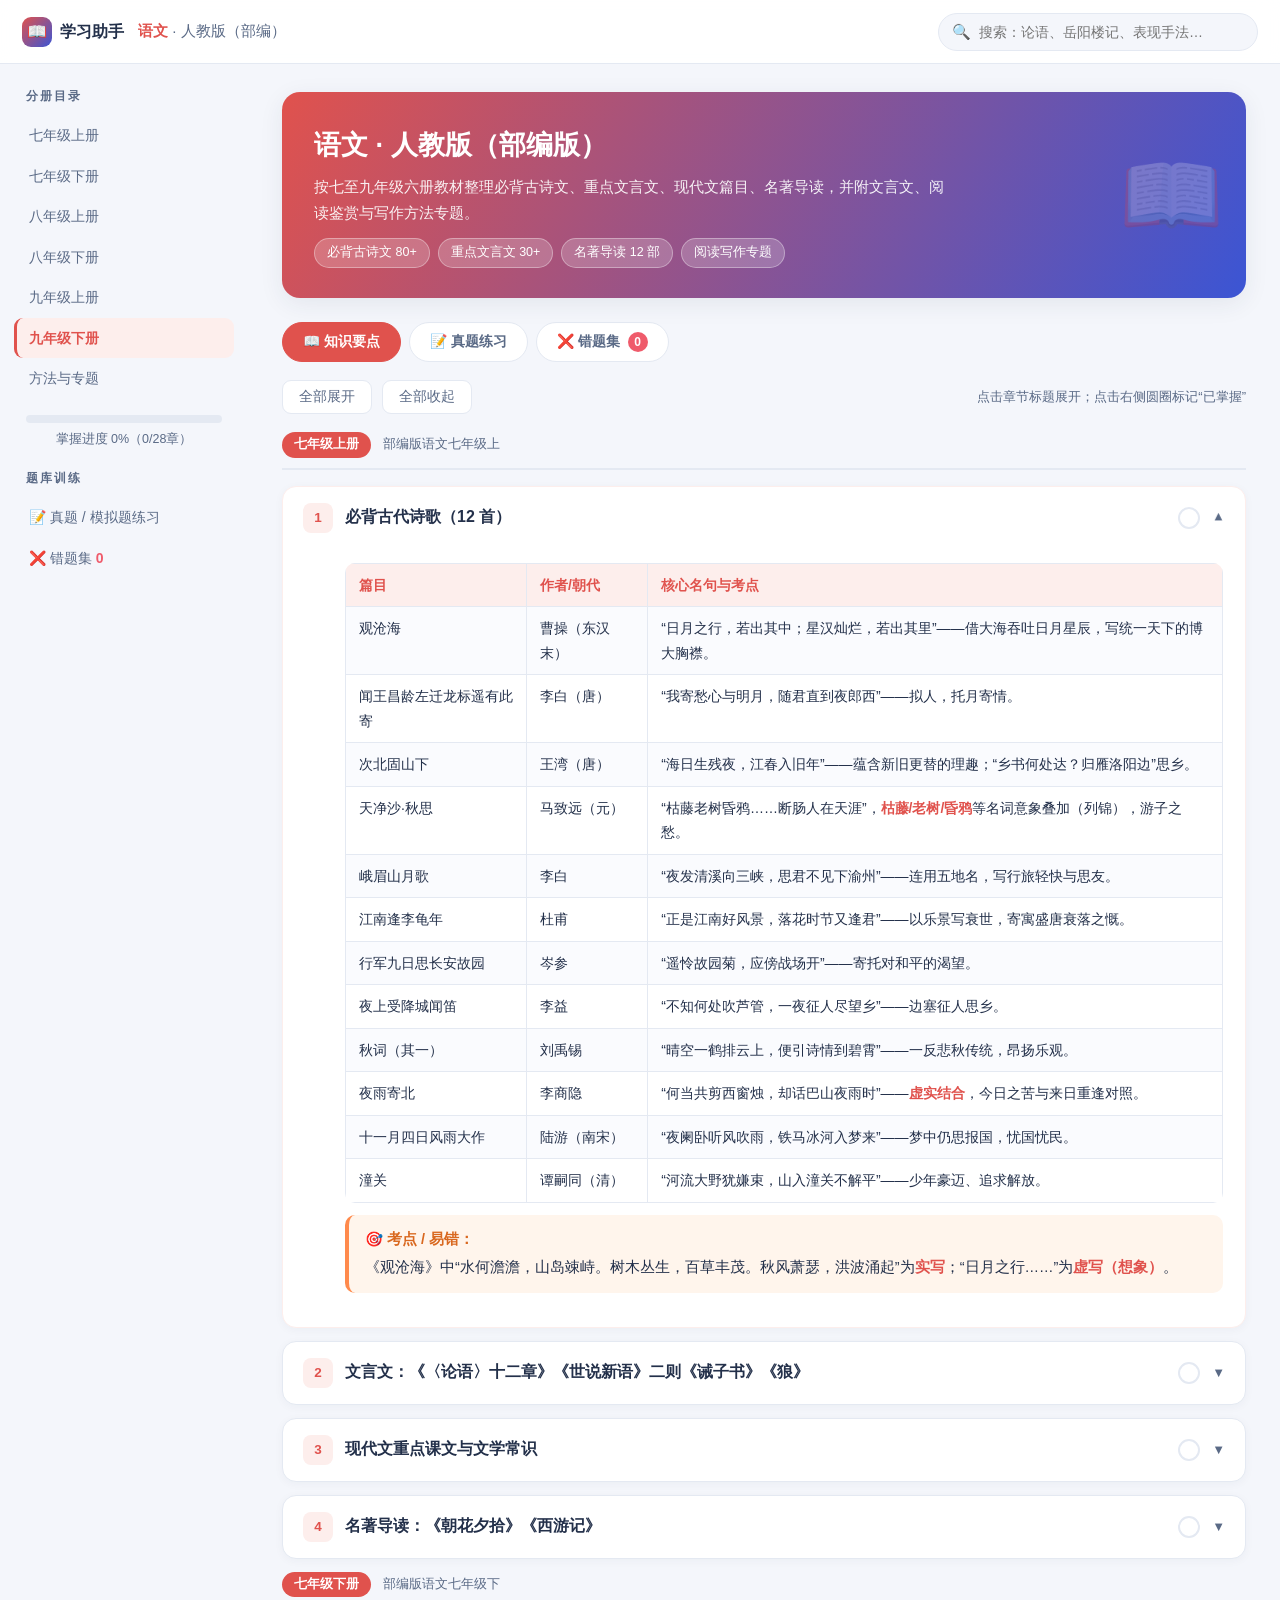
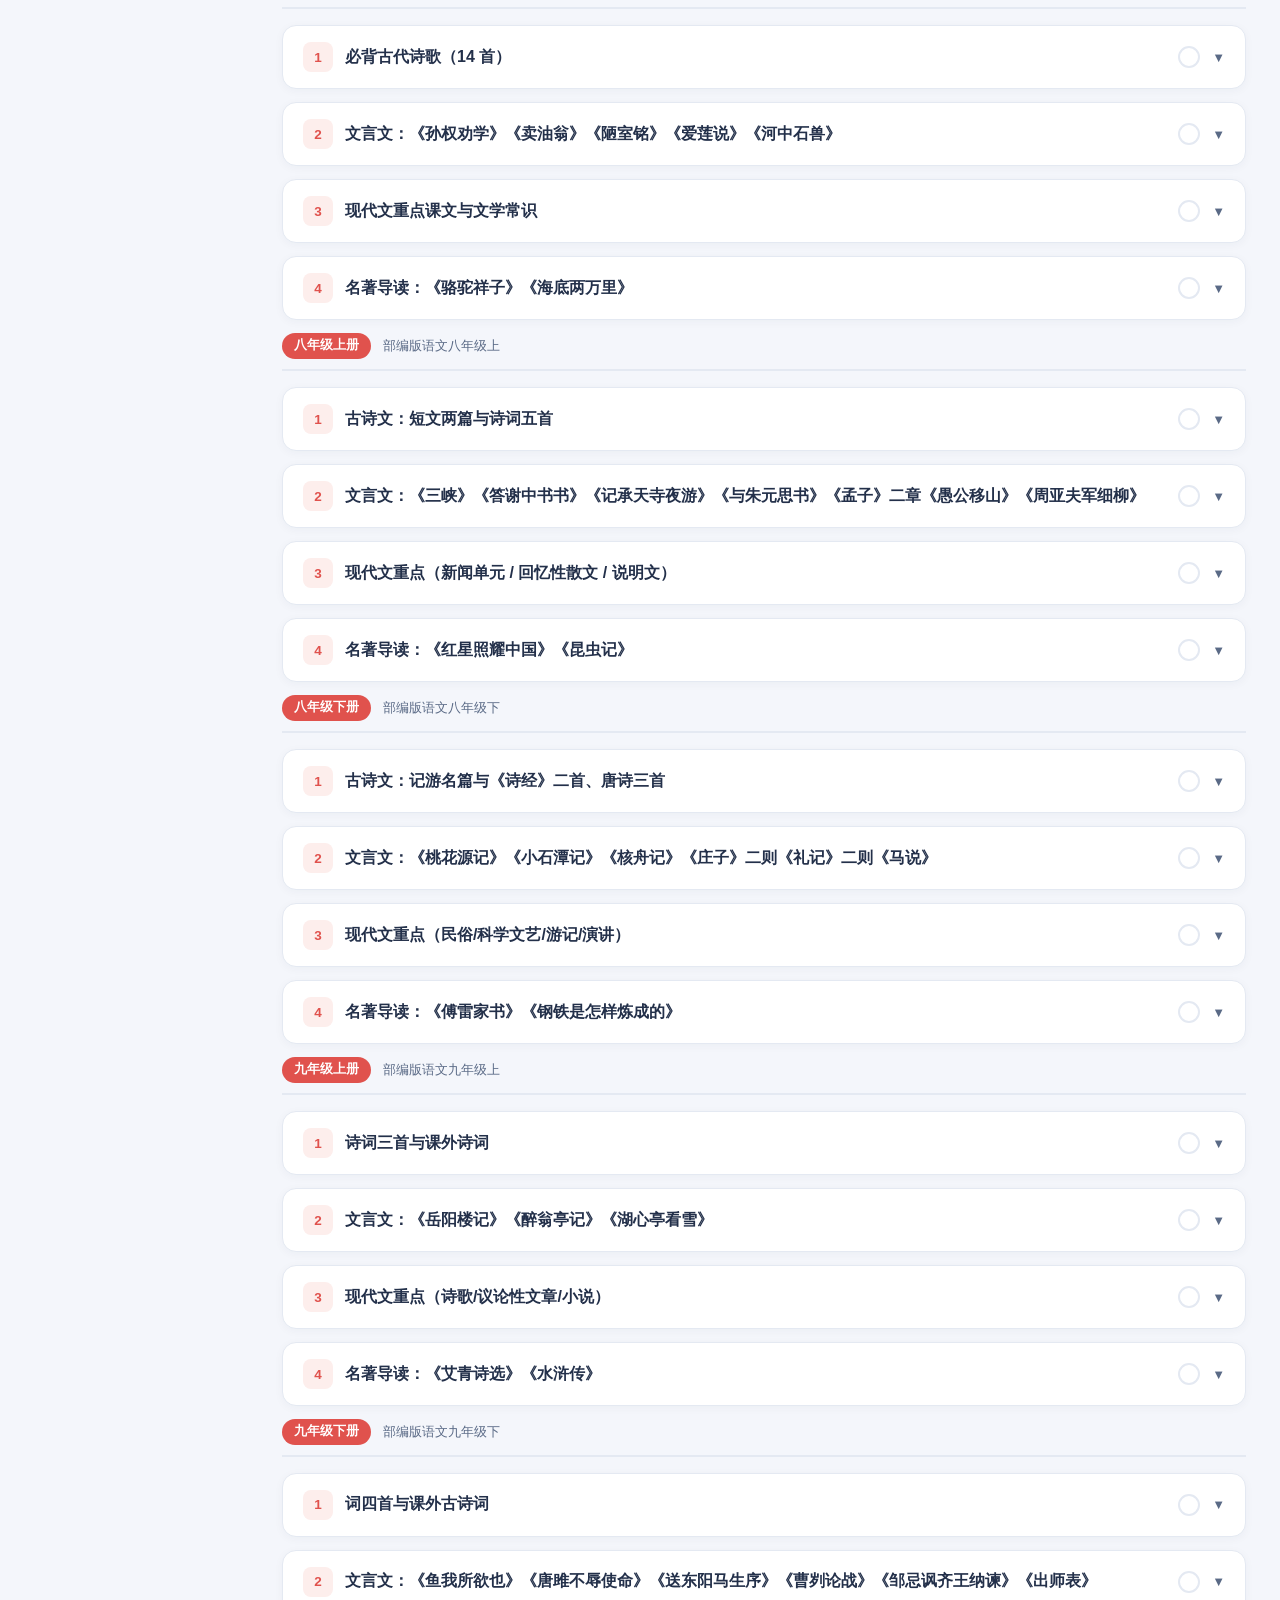
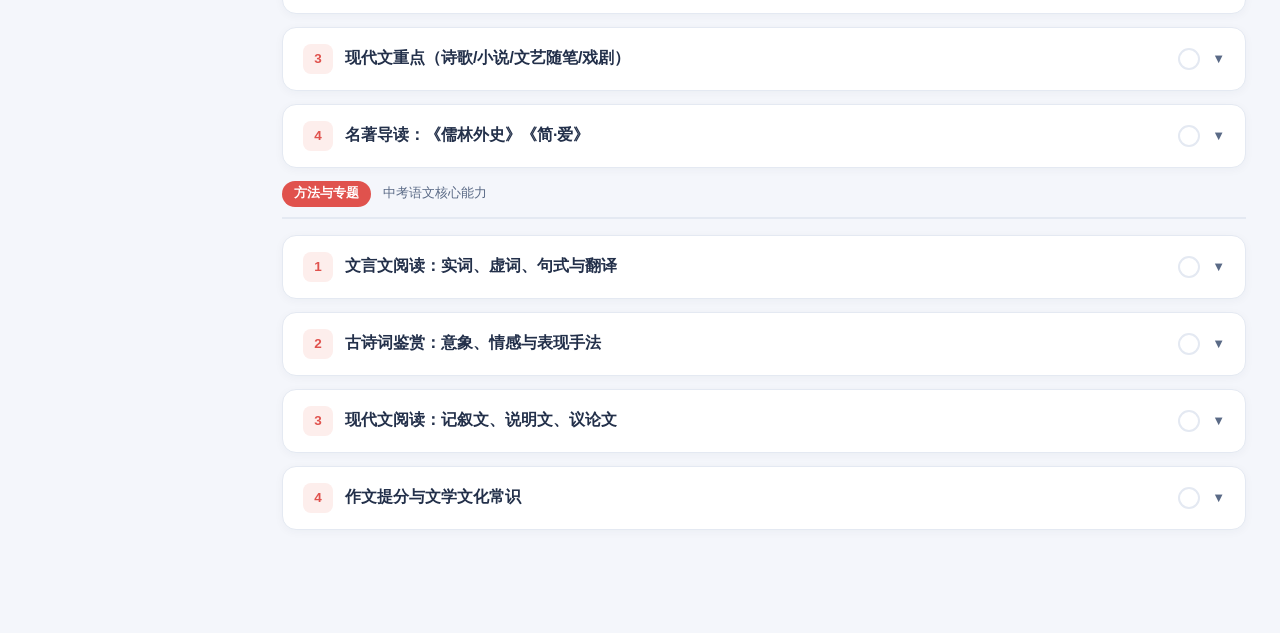
<file: chinese.html>
<!DOCTYPE html>
<html lang="zh-CN">
<head>
<meta charset="UTF-8">
<meta name="viewport" content="width=device-width, initial-scale=1.0">
<title>语文（人教版）· 初中学习助手</title>
<link rel="stylesheet" href="css/style.css">
</head>
<body data-subject="chinese">
<div class="read-progress"></div>

<header class="topbar">
  <a class="home-link" href="index.html"><span class="logo-dot">📖</span> 学习助手</a>
  <span class="subject-name"><b>语文</b> · 人教版（部编）</span>
  <button class="menu-btn" aria-label="菜单">☰</button>
  <div class="search-box">
    <span class="ico">🔍</span>
    <input id="searchInput" type="text" placeholder="搜索：论语、岳阳楼记、表现手法…">
  </div>
</header>
<div class="sidebar-mask"></div>

<div class="layout">
  <aside class="sidebar">
    <h4>分册目录</h4>
    <nav>
      <a href="#grade-7a">七年级上册</a>
      <a href="#grade-7b">七年级下册</a>
      <a href="#grade-8a">八年级上册</a>
      <a href="#grade-8b">八年级下册</a>
      <a href="#grade-9a">九年级上册</a>
      <a href="#grade-9b">九年级下册</a>
      <a href="#grade-topic">方法与专题</a>
    </nav>
    <div class="progress-wrap">
      <div class="bar"><i></i></div>
      <p>掌握进度 <span class="pct">0%</span></p>
    </div>
    <h4 style="margin-top:18px">题库训练</h4>
    <nav>
      <a href="#quiz" data-tab="quiz">📝 真题 / 模拟题练习</a>
      <a href="#wrong" data-tab="wrong">❌ 错题集 <span class="wrong-count" style="color:var(--red);font-weight:700">0</span></a>
    </nav>
  </aside>

  <main class="content">
    <section class="page-hero" data-emoji="📖">
      <h1>语文 · 人教版（部编版）</h1>
      <p>按七至九年级六册教材整理必背古诗文、重点文言文、现代文篇目、名著导读，并附文言文、阅读鉴赏与写作方法专题。</p>
      <div class="tags">
        <span>必背古诗文 80+</span><span>重点文言文 30+</span><span>名著导读 12 部</span><span>阅读写作专题</span>
      </div>
    </section>

    <div class="quiz-tabs">
      <button type="button" data-tab="knowledge" class="active">📖 知识要点</button>
      <button type="button" data-tab="quiz">📝 真题练习</button>
      <button type="button" data-tab="wrong">❌ 错题集 <span class="wrong-count">0</span></button>
    </div>

    <div id="knowledge">
    <div class="toolbar">
      <button id="expandAll">全部展开</button>
      <button id="collapseAll">全部收起</button>
      <span class="tip">点击章节标题展开；点击右侧圆圈标记“已掌握”</span>
    </div>

    <!-- ================= 七年级上册 ================= -->
    <section class="grade-block" id="grade-7a">
      <h2 class="grade-title"><span class="badge">七年级上册</span><span class="en">部编版语文七年级上</span></h2>

      <article class="chapter">
        <button type="button" class="chapter-head">
          <span class="ch-no">1</span><span class="ch-title">必背古代诗歌（12 首）</span>
          <span class="ch-master"></span><span class="ch-arrow">▼</span>
        </button>
        <div class="chapter-body"><div class="chapter-body-inner">
          <div class="tbl-wrap">
          <table>
            <tr><th>篇目</th><th>作者/朝代</th><th>核心名句与考点</th></tr>
            <tr><td>观沧海</td><td>曹操（东汉末）</td><td>“日月之行，若出其中；星汉灿烂，若出其里”——借大海吞吐日月星辰，写统一天下的博大胸襟。</td></tr>
            <tr><td>闻王昌龄左迁龙标遥有此寄</td><td>李白（唐）</td><td>“我寄愁心与明月，随君直到夜郎西”——拟人，托月寄情。</td></tr>
            <tr><td>次北固山下</td><td>王湾（唐）</td><td>“海日生残夜，江春入旧年”——蕴含新旧更替的理趣；“乡书何处达？归雁洛阳边”思乡。</td></tr>
            <tr><td>天净沙·秋思</td><td>马致远（元）</td><td>“枯藤老树昏鸦……断肠人在天涯”，<b class="kw">枯藤/老树/昏鸦</b>等名词意象叠加（列锦），游子之愁。</td></tr>
            <tr><td>峨眉山月歌</td><td>李白</td><td>“夜发清溪向三峡，思君不见下渝州”——连用五地名，写行旅轻快与思友。</td></tr>
            <tr><td>江南逢李龟年</td><td>杜甫</td><td>“正是江南好风景，落花时节又逢君”——以乐景写衰世，寄寓盛唐衰落之慨。</td></tr>
            <tr><td>行军九日思长安故园</td><td>岑参</td><td>“遥怜故园菊，应傍战场开”——寄托对和平的渴望。</td></tr>
            <tr><td>夜上受降城闻笛</td><td>李益</td><td>“不知何处吹芦管，一夜征人尽望乡”——边塞征人思乡。</td></tr>
            <tr><td>秋词（其一）</td><td>刘禹锡</td><td>“晴空一鹤排云上，便引诗情到碧霄”——一反悲秋传统，昂扬乐观。</td></tr>
            <tr><td>夜雨寄北</td><td>李商隐</td><td>“何当共剪西窗烛，却话巴山夜雨时”——<b class="kw">虚实结合</b>，今日之苦与来日重逢对照。</td></tr>
            <tr><td>十一月四日风雨大作</td><td>陆游（南宋）</td><td>“夜阑卧听风吹雨，铁马冰河入梦来”——梦中仍思报国，忧国忧民。</td></tr>
            <tr><td>潼关</td><td>谭嗣同（清）</td><td>“河流大野犹嫌束，山入潼关不解平”——少年豪迈、追求解放。</td></tr>
          </table>
          </div>
          <div class="box exam">《观沧海》中“水何澹澹，山岛竦峙。树木丛生，百草丰茂。秋风萧瑟，洪波涌起”为<b class="kw">实写</b>；“日月之行……”为<b class="kw">虚写（想象）</b>。</div>
        </div></div>
      </article>

      <article class="chapter">
        <button type="button" class="chapter-head">
          <span class="ch-no">2</span><span class="ch-title">文言文：《〈论语〉十二章》《世说新语》二则《诫子书》《狼》</span>
          <span class="ch-master"></span><span class="ch-arrow">▼</span>
        </button>
        <div class="chapter-body"><div class="chapter-body-inner">
          <h3>《〈论语〉十二章》</h3>
          <ul>
            <li><b class="kw">学习方法</b>：“学而时习之，不亦说乎”“温故而知新”“学而不思则罔，思而不学则殆”（学思结合）。</li>
            <li><b class="kw">学习态度</b>：“知之者不如好之者，好之者不如乐之者”“三人行，必有我师焉”“逝者如斯夫，不舍昼夜”（珍惜时间）。</li>
            <li><b class="kw">修身做人</b>：“人不知而不愠，不亦君子乎”“吾日三省吾身”“不义而富且贵，于我如浮云”。</li>
          </ul>
          <h3>《世说新语》二则（咏雪 / 陈太丘与友期行）</h3>
          <ul>
            <li>“未若柳絮因风起”——谢道韫以柳絮喻雪，<b class="kw">比喻</b>贴切，后以“咏絮之才”赞女子文学才能。</li>
            <li>《陈太丘》：元方“入门不顾”，表现<b class="kw">明白事理、落落大方、维护父亲尊严</b>；友人“无信”“无礼”。</li>
          </ul>
          <h3>《诫子书》诸葛亮</h3>
          <div class="box formula">静以修身，俭以养德。非淡泊无以明志，非宁静无以致远。夫学须静也，才须学也。非学无以广才，非志无以成学。淫慢则不能励精，险躁则不能治性。</div>
          <p>劝勉儿子勤学立志、修身养性，核心是<b class="kw">“静”</b>；反面关键词：淫慢、险躁。</p>
          <h3>《狼》蒲松龄（《聊斋志异》）</h3>
          <ul>
            <li>情节：遇狼→惧狼→御狼→杀狼；狼的形象：贪婪、狡诈、凶狠。</li>
            <li>主旨：“禽兽之变诈几何哉？止增笑耳”——<b class="kw">对待恶势力要敢于斗争、善于斗争</b>。</li>
            <li>重点词：顾（回头看）、苫蔽（覆盖遮盖）、弛（卸下）、黠（狡猾）、寐（睡觉）。</li>
          </ul>
        </div></div>
      </article>

      <article class="chapter">
        <button type="button" class="chapter-head">
          <span class="ch-no">3</span><span class="ch-title">现代文重点课文与文学常识</span>
          <span class="ch-master"></span><span class="ch-arrow">▼</span>
        </button>
        <div class="chapter-body"><div class="chapter-body-inner">
          <ul>
            <li><b>《春》朱自清</b>：盼春—绘春（春草、春花、春风、春雨、迎春）—颂春；比喻、拟人，结尾三个比喻句赞美春“新、美、力”。</li>
            <li><b>《济南的冬天》老舍</b>：原名舒庆春，作品《骆驼祥子》《茶馆》《四世同堂》；抓住“温晴”特点，融情于景。</li>
            <li><b>《秋天的怀念》史铁生</b>：母爱的深沉隐忍；“看花”为<b class="kw">线索</b>，反复出现，象征重生与希望。</li>
            <li><b>《散步》莫怀戚</b>：以小见大，中年人的责任，尊老爱幼、亲情与生命传承。</li>
            <li><b>《散文诗二首》</b>：泰戈尔《金色花》（印度，《新月集》）、冰心《荷叶·母亲》（借荷叶护莲喻母爱，<b class="kw">托物言情</b>）。</li>
            <li><b>《从百草园到三味书屋》鲁迅</b>：选自《朝花夕拾》；百草园的自由欢乐对比三味书屋的读书生活，色彩、动静、虚实结合（美女蛇传说）。</li>
            <li><b>《再塑生命的人》海伦·凯勒</b>：美国盲聋女作家，《假如给我三天光明》；莎莉文老师充满爱心与教育智慧。</li>
            <li><b>《纪念白求恩》毛泽东</b>：纪念白求恩<b class="kw">国际主义、毫不利己专门利人、对技术精益求精</b>的精神；夹叙夹议、对比论证。</li>
            <li><b>《植树的牧羊人》让·乔诺</b>：法国；一个人靠坚持把荒漠变成绿洲，无私与毅力。</li>
            <li><b>《走一步，再走一步》莫顿·亨特</b>：把大困难分解成小困难，<b class="kw">化整为零、逐步克服</b>。</li>
          </ul>
        </div></div>
      </article>

      <article class="chapter">
        <button type="button" class="chapter-head">
          <span class="ch-no">4</span><span class="ch-title">名著导读：《朝花夕拾》《西游记》</span>
          <span class="ch-master"></span><span class="ch-arrow">▼</span>
        </button>
        <div class="chapter-body"><div class="chapter-body-inner">
          <h3>《朝花夕拾》鲁迅（回忆性散文集，原名《旧事重提》，共 10 篇）</h3>
          <ul>
            <li>常考篇目：《从百草园到三味书屋》《阿长与〈山海经〉》《藤野先生》《二十四孝图》《五猖会》《无常》《父亲的病》《琐记》《范爱农》《狗·猫·鼠》。</li>
            <li>阿长：粗俗好事但淳朴善良、真诚热心；藤野先生：治学严谨、无民族偏见；衍太太：自私虚伪。</li>
            <li>手法：<b class="kw">夹叙夹议、对比、反讽</b>；温情回忆与理性批判交织。</li>
          </ul>
          <h3>《西游记》吴承恩（明代，神魔小说，共 100 回）</h3>
          <ul>
            <li>孙悟空：大闹天宫—被压五行山—三打白骨精—三调芭蕉扇等；桀骜不驯、敢于反抗、机智勇敢。</li>
            <li>猪八戒：憨厚淳朴又好吃懒做、爱耍小聪明；沙僧：忠厚任劳任怨；唐僧：信念坚定但有时贤愚不分。</li>
            <li>主题：为实现理想不畏艰险、<b class="kw">持之以恒</b>；浪漫主义想象、三复情节（三打/三调）。</li>
          </ul>
        </div></div>
      </article>
    </section>

    <!-- ================= 七年级下册 ================= -->
    <section class="grade-block" id="grade-7b">
      <h2 class="grade-title"><span class="badge">七年级下册</span><span class="en">部编版语文七年级下</span></h2>

      <article class="chapter">
        <button type="button" class="chapter-head">
          <span class="ch-no">1</span><span class="ch-title">必背古代诗歌（14 首）</span>
          <span class="ch-master"></span><span class="ch-arrow">▼</span>
        </button>
        <div class="chapter-body"><div class="chapter-body-inner">
          <div class="tbl-wrap">
          <table>
            <tr><th>篇目</th><th>作者</th><th>核心考点</th></tr>
            <tr><td>木兰诗</td><td>北朝民歌（《乐府诗集》）</td><td>“万里赴戎机，关山度若飞”“将军百战死，壮士十年归”；<b class="kw">互文、复沓、排比、对偶</b>；木兰忠孝两全、不慕名利。</td></tr>
            <tr><td>竹里馆</td><td>王维</td><td>“深林人不知，明月来相照”——月夜幽林，宁静淡泊，<b class="kw">诗中有画</b>。</td></tr>
            <tr><td>春夜洛城闻笛</td><td>李白</td><td>“此夜曲中闻折柳，何人不起故园情”——“折柳”曲含惜别思乡意。</td></tr>
            <tr><td>逢入京使</td><td>岑参</td><td>“马上相逢无纸笔，凭君传语报平安”——边塞思乡，豪迈中见柔情。</td></tr>
            <tr><td>晚春</td><td>韩愈</td><td>“杨花榆荚无才思，惟解漫天作雪飞”——拟人写晚春争芳，寄寓珍惜光阴。</td></tr>
            <tr><td>登幽州台歌</td><td>陈子昂</td><td>“前不见古人，后不见来者。念天地之悠悠，独怆然而涕下”——怀才不遇，时空对比。</td></tr>
            <tr><td>望岳</td><td>杜甫</td><td>“会当凌绝顶，一览众山小”——化用“登泰山而小天下”，<b class="kw">不怕困难、敢于攀登</b>。</td></tr>
            <tr><td>登飞来峰</td><td>王安石</td><td>“不畏浮云遮望眼，自缘身在最高层”——<b class="kw">站得高看得远</b>，与苏轼“不识庐山真面目”正反对照。</td></tr>
            <tr><td>游山西村</td><td>陆游</td><td>“山重水复疑无路，柳暗花明又一村”——<b class="kw">困境中出现转机</b>；淳朴民风。</td></tr>
            <tr><td>己亥杂诗（其五）</td><td>龚自珍</td><td>“落红不是无情物，化作春泥更护花”——<b class="kw">托物言志</b>，虽辞官仍心系国家。</td></tr>
            <tr><td>泊秦淮</td><td>杜牧</td><td>“商女不知亡国恨，隔江犹唱后庭花”——借古讽今，批判统治者醉生梦死。</td></tr>
            <tr><td>贾生</td><td>李商隐</td><td>“可怜夜半虚前席，不问苍生问鬼神”——托古讽时，叹贤才不被重用。</td></tr>
            <tr><td>过松源晨炊漆公店</td><td>杨万里</td><td>“正入万山围子里，一山放出一山拦”——比喻困难层层，不可松懈。</td></tr>
            <tr><td>约客</td><td>赵师秀</td><td>“有约不来过夜半，闲敲棋子落灯花”——细节写怅惘孤寂。</td></tr>
          </table>
          </div>
        </div></div>
      </article>

      <article class="chapter">
        <button type="button" class="chapter-head">
          <span class="ch-no">2</span><span class="ch-title">文言文：《孙权劝学》《卖油翁》《陋室铭》《爱莲说》《河中石兽》</span>
          <span class="ch-master"></span><span class="ch-arrow">▼</span>
        </button>
        <div class="chapter-body"><div class="chapter-body-inner">
          <h3>《孙权劝学》（《资治通鉴》，司马光主持编纂，编年体通史）</h3>
          <ul>
            <li>“卿今当涂掌事，不可不学”“孤岂欲卿治经为博士邪！但当涉猎，见往事耳”。</li>
            <li>“士别三日，即更刮目相待”“吴下阿蒙”——开卷有益；<b class="kw">侧面描写</b>（鲁肃叹学）表现吕蒙进步。</li>
          </ul>
          <h3>《卖油翁》欧阳修（北宋，谥号文忠，唐宋八大家）</h3>
          <ul>
            <li>陈尧咨射箭“当世无双”而自矜；卖油翁酌油沥钱孔而钱不湿——“我亦无他，惟手熟尔”。</li>
            <li>道理：<b class="kw">熟能生巧、实践出真知；戒骄傲，须知人外有人</b>。</li>
          </ul>
          <h3>《陋室铭》刘禹锡</h3>
          <div class="box formula">山不在高，有仙则名。水不在深，有龙则灵。斯是陋室，惟吾德馨。苔痕上阶绿，草色入帘青……孔子云：何陋之有？</div>
          <ul>
            <li><b class="kw">托物言志</b>：借陋室表达安贫乐道、高洁傲岸的情操。用典：南阳诸葛庐、西蜀子云亭、孔子云。</li>
          </ul>
          <h3>《爱莲说》周敦颐</h3>
          <div class="box formula">出淤泥而不染，濯清涟而不妖，中通外直，不蔓不枝，香远益清，亭亭净植，可远观而不可亵玩焉。</div>
          <ul>
            <li><b class="kw">托物言志＋对比衬托</b>：菊（隐逸者，正衬）、牡丹（富贵者，反衬）、莲（君子者）；不慕名利、洁身自好。</li>
          </ul>
          <h3>《河中石兽》纪昀（《阅微草堂笔记》）</h3>
          <ul>
            <li>寺僧（只凭常情）、讲学家（空谈事理“颠”）、老河兵（结合实践经验，正确）。</li>
            <li>主旨：“然则天下之事，但知其一，不知其二者多矣，可据理臆断欤？”——<b class="kw">实践出真知，不可主观臆断</b>。</li>
          </ul>
        </div></div>
      </article>

      <article class="chapter">
        <button type="button" class="chapter-head">
          <span class="ch-no">3</span><span class="ch-title">现代文重点课文与文学常识</span>
          <span class="ch-master"></span><span class="ch-arrow">▼</span>
        </button>
        <div class="chapter-body"><div class="chapter-body-inner">
          <ul>
            <li><b>《邓稼先》杨振宁</b>：小标题式结构；将邓稼先与奥本海默<b class="kw">对比</b>，突出忠厚平实、真诚坦白；中华几千年传统文化孕育的精神。</li>
            <li><b>《说和做——记闻一多先生言行片段》臧克家</b>：作为学者“做了再说，做了不说”，作为革命家“说了就做”；言行一致、英勇无畏。</li>
            <li><b>《回忆鲁迅先生》萧红</b>：生活细节展现鲁迅平易近人、幽默风趣、勤奋忘我。</li>
            <li><b>《黄河颂》光未然</b>：组诗《黄河大合唱》第二乐章；呼告、比喻、反复；赞美黄河“摇篮”“屏障”，激励民族精神。</li>
            <li><b>《老山界》陆定一</b>：按时间变化、地点转移<b class="kw">顺叙</b>；翻越长征第一座难走的山，革命乐观主义。</li>
            <li><b>《谁是最可爱的人》魏巍</b>：通讯；松骨峰战斗、火中救儿童、防空洞谈话三材料，志愿军是最可爱的人。</li>
            <li><b>《土地的誓言》端木蕻良</b>：“九一八”后对关东原野的誓言；<b class="kw">呼告、排比、移情于物</b>，炽热爱国情。</li>
            <li><b>《阿长与〈山海经〉》鲁迅</b>：欲扬先抑；阿长买来《山海经》表现淳朴善良的母爱式温情。</li>
            <li><b>《老王》杨绛</b>：老王（送冰、送钱先生看病、临终送香油鸡蛋）善良不幸；“那是一个幸运的人对一个不幸者的愧怍”——<b class="kw">人道主义关怀与自省</b>。</li>
            <li><b>《台阶》李森祥</b>：以“台阶”为线索，父亲勤劳坚韧、谦卑朴实，也反映农民改善地位的艰难。</li>
          </ul>
        </div></div>
      </article>

      <article class="chapter">
        <button type="button" class="chapter-head">
          <span class="ch-no">4</span><span class="ch-title">名著导读：《骆驼祥子》《海底两万里》</span>
          <span class="ch-master"></span><span class="ch-arrow">▼</span>
        </button>
        <div class="chapter-body"><div class="chapter-body-inner">
          <h3>《骆驼祥子》老舍</h3>
          <ul>
            <li>祥子“三起三落”：苦干三年买新车（被大兵抢）→攒钱又被孙侦探敲诈→虎妞出钱买车又卖车葬虎妞；最终因小福子之死彻底堕落。</li>
            <li>主题：<b class="kw">揭露黑暗旧社会对劳动者的摧残</b>，个人奋斗道路在旧中国行不通；京味语言、心理描写。</li>
            <li>人物：虎妞（泼辣精明又悲剧）、刘四爷（残忍霸道）、小福子（善良软弱）、曹先生（善良正直的旧知识分子）。</li>
          </ul>
          <h3>《海底两万里》儒勒·凡尔纳（法国，“现代科学幻想小说之父”）</h3>
          <ul>
            <li>鹦鹉螺号（诺第留斯号）潜艇；尼摩船长（神秘、知识渊博、反抗压迫、善良正义）、阿龙纳斯、康塞尔、尼德·兰。</li>
            <li>特色：<b class="kw">科学与幻想巧妙结合</b>；海底狩猎、南极冰层、勇斗鲨鱼、章鱼袭击等情节。</li>
          </ul>
        </div></div>
      </article>
    </section>

    <!-- ================= 八年级上册 ================= -->
    <section class="grade-block" id="grade-8a">
      <h2 class="grade-title"><span class="badge">八年级上册</span><span class="en">部编版语文八年级上</span></h2>

      <article class="chapter">
        <button type="button" class="chapter-head">
          <span class="ch-no">1</span><span class="ch-title">古诗文：短文两篇与诗词五首</span>
          <span class="ch-master"></span><span class="ch-arrow">▼</span>
        </button>
        <div class="chapter-body"><div class="chapter-body-inner">
          <h3>山水文言四篇（见下一章详解）配套诗歌</h3>
          <div class="tbl-wrap">
          <table>
            <tr><th>篇目</th><th>作者</th><th>核心考点</th></tr>
            <tr><td>野望</td><td>王绩</td><td>“树树皆秋色，山山唯落晖”；惆怅孤寂，追怀采薇。</td></tr>
            <tr><td>黄鹤楼</td><td>崔颢</td><td>“日暮乡关何处是？烟波江上使人愁”——乡愁；对仗工整，被誉唐人七律第一。</td></tr>
            <tr><td>使至塞上</td><td>王维</td><td>“大漠孤烟直，长河落日圆”——<b class="kw">诗中有画、线条色彩构图</b>；“征蓬出汉塞，归雁入胡天”自比。</td></tr>
            <tr><td>渡荆门送别</td><td>李白</td><td>“山随平野尽，江入大荒流”；“仍怜故乡水，万里送行舟”拟人。</td></tr>
            <tr><td>钱塘湖春行</td><td>白居易</td><td>“几处早莺争暖树，谁家新燕啄春泥”；早春生机，“行”为线索。</td></tr>
            <tr><td>饮酒（其五）</td><td>陶渊明</td><td>“采菊东篱下，悠然见南山”——心远地自偏，物我两忘；“见”字不可换“望”。</td></tr>
            <tr><td>春望</td><td>杜甫</td><td>“国破山河在，城春草木深。感时花溅泪，恨别鸟惊心”；忧国伤时思家；“烽火连三月，家书抵万金”。</td></tr>
            <tr><td>雁门太守行</td><td>李贺</td><td>“黑云压城城欲摧，甲光向日金鳞开”“报君黄金台上意，提携玉龙为君死”；色彩浓烈、誓死报国。</td></tr>
            <tr><td>赤壁</td><td>杜牧</td><td>“东风不与周郎便，铜雀春深锁二乔”——<b class="kw">以小见大、借史抒怀</b>，历史兴亡之叹。</td></tr>
            <tr><td>渔家傲（天接云涛连晓雾）</td><td>李清照</td><td>豪放浪漫，记梦；“九万里风鹏正举”用《庄子》典故，抒苦闷与追求。</td></tr>
          </table>
          </div>
          <p>课外古诗词诵读：《庭中有奇树》《龟虽寿》（曹操：老骥伏枥，志在千里）《赠从弟》（刘桢：岂不罹凝寒？松柏有本性）《梁甫行》（曹植）；《浣溪沙》（晏殊：无可奈何花落去，似曾相识燕归来）、《采桑子》（欧阳修）、《相见欢》（朱敦儒）、《如梦令》（李清照：争渡，争渡，惊起一滩鸥鹭）。</p>
        </div></div>
      </article>

      <article class="chapter">
        <button type="button" class="chapter-head">
          <span class="ch-no">2</span><span class="ch-title">文言文：《三峡》《答谢中书书》《记承天寺夜游》《与朱元思书》《孟子》二章《愚公移山》《周亚夫军细柳》</span>
          <span class="ch-master"></span><span class="ch-arrow">▼</span>
        </button>
        <div class="chapter-body"><div class="chapter-body-inner">
          <h3>《三峡》郦道元（《水经注》，地理名著）</h3>
          <ul>
            <li>先写山（连绵高峻）后写水：夏水襄陵（奔放美）→春冬之时（清荣峻茂，清幽美）→秋（林寒涧肃、猿鸣，凄婉美）。</li>
            <li>“巴东三峡巫峡长，猿鸣三声泪沾裳”；<b class="kw">侧面烘托</b>（“自非亭午夜分，不见曦月”写山高）。</li>
          </ul>
          <h3>《答谢中书书》陶弘景（“山中宰相”）</h3>
          <p>书信体山水小品；“山川之美，古来共谈”；晨昏变化、动静结合，表达沉醉山水的愉悦与与古今知音共赏的自豪。</p>
          <h3>《记承天寺夜游》苏轼</h3>
          <div class="box formula">庭下如积水空明，水中藻、荇交横，盖竹柏影也。何夜无月？何处无竹柏？但少闲人如吾两人者耳。</div>
          <p>“闲人”一词意蕴丰富：贬谪悲凉、人生感慨、赏月欣喜、漫步悠闲，<b class="kw">旷达乐观</b>。比喻写月光空明。</p>
          <h3>《与朱元思书》吴均</h3>
          <p>骈文；“奇山异水，天下独绝”；水“异”（清、急）、山“奇”（高、寒、幽）；“鸢飞戾天者，望峰息心；经纶世务者，窥谷忘反”——鄙弃名利、爱慕自然。</p>
          <h3>《〈孟子〉二章》</h3>
          <ul>
            <li><b>《富贵不能淫》</b>：“居天下之广居，立天下之正位，行天下之大道……富贵不能淫，贫贱不能移，威武不能屈，此之谓大丈夫。”</li>
            <li><b>《生于忧患，死于安乐》</b>：舜、傅说、胶鬲等六人事例；“故天将降大任于是人也，必先苦其心志，劳其筋骨……”“然后知生于忧患而死于安乐也”；<b class="kw">举例论证＋道理论证</b>。</li>
          </ul>
          <h3>《愚公移山》（《列子·汤问》）</h3>
          <ul>
            <li>愚公（目光长远、坚持不懈、人定胜天）对比智叟（目光短浅、畏难而止）；孀妻弱子“跳往助之”与智叟讥讽对比。</li>
            <li>神话结尾（天帝命神移山）衬托愚公精神感人；主题：<b class="kw">只要下定决心、持之以恒就能战胜困难</b>。</li>
          </ul>
          <h3>《周亚夫军细柳》司马迁（《史记》）</h3>
          <ul>
            <li>汉文帝到霸上、棘门军“直驰入”，到细柳军不得入、按辔徐行——<b class="kw">对比、正面侧面结合</b>，赞周亚夫“真将军”：治军严明、刚正不阿、恪尽职守。</li>
          </ul>
        </div></div>
      </article>

      <article class="chapter">
        <button type="button" class="chapter-head">
          <span class="ch-no">3</span><span class="ch-title">现代文重点（新闻单元 / 回忆性散文 / 说明文）</span>
          <span class="ch-master"></span><span class="ch-arrow">▼</span>
        </button>
        <div class="chapter-body"><div class="chapter-body-inner">
          <h3>新闻（活动·探究单元）</h3>
          <ul>
            <li>《消息二则》毛泽东；新闻结构：<b class="kw">标题、导语、主体、背景、结语</b>；六要素“5W1H”；语言准确简洁、时效性强。</li>
            <li>《首届诺贝尔奖颁发》消息；《“飞天”凌空——跳水姑娘吕伟夺魁记》新闻特写（截取瞬间、描写生动）；《一着惊海天》通讯。</li>
          </ul>
          <h3>回忆性散文与传记</h3>
          <ul>
            <li><b>《藤野先生》鲁迅</b>：东京—仙台—弃医从文；匿名信事件、看电影事件；明线（与藤野交往）暗线（爱国情感）。</li>
            <li><b>《回忆我的母亲》朱德</b>：勤劳一生；“回忆—感谢—尽忠”，将爱母亲与爱民族人民结合。</li>
            <li><b>《列夫·托尔斯泰》茨威格</b>：<b class="kw">欲扬先抑</b>，平庸外貌反衬灵魂高贵，“眼睛”是重点。</li>
            <li><b>《美丽的颜色》艾芙·居里</b>：居里夫人发现镭，坚守忘我、热爱科学。</li>
          </ul>
          <h3>散文与说明文</h3>
          <ul>
            <li><b>《背影》朱自清</b>：四次写背影、四次流泪；父爱深沉、儿子情感变化（不耐烦→感动），白描、细节描写。</li>
            <li><b>《白杨礼赞》茅盾</b>：<b class="kw">象征</b>——白杨树象征北方抗日军民朴质、坚强、力求上进的精神；欲扬先抑、反问排比。</li>
            <li><b>《昆明的雨》汪曾祺</b>：以“雨”为线索，风土人情，平淡有味。</li>
            <li><b>《中国石拱桥》茅以昇</b>：举例子（赵州桥、卢沟桥）、列数字、作比较、打比方；说明<b class="kw">抓住特征、语言准确</b>。</li>
            <li><b>《苏州园林》叶圣陶</b>：总特征“务必使游览者无论站在哪个点上，眼前总是一幅完美的图画”；先总后分。</li>
            <li><b>《蝉》法布尔</b>：科学观察与文学性结合。</li>
          </ul>
        </div></div>
      </article>

      <article class="chapter">
        <button type="button" class="chapter-head">
          <span class="ch-no">4</span><span class="ch-title">名著导读：《红星照耀中国》《昆虫记》</span>
          <span class="ch-master"></span><span class="ch-arrow">▼</span>
        </button>
        <div class="chapter-body"><div class="chapter-body-inner">
          <h3>《红星照耀中国》（又名《西行漫记》）埃德加·斯诺（美国记者，纪实文学）</h3>
          <ul>
            <li>1936 年深入陕甘宁边区采访，向世界真实报道中国共产党和红军；毛泽东、周恩来、彭德怀、贺龙等人物形象。</li>
            <li>内容：红军长征（强渡大渡河、飞夺泸定桥、过草地）、苏区生活、抗日主张；<b class="kw">第一手材料、实录精神</b>。</li>
          </ul>
          <h3>《昆虫记》法布尔（法国，“昆虫的史诗”）</h3>
          <ul>
            <li>科普作品但文学性强，被雨果称“昆虫世界的荷马”；蝉、螳螂、杨柳天牛、切叶蜂、蟋蟀等。</li>
            <li>语言活泼、拟人；<b class="kw">尊重生命、热爱自然、细致观察、求真务实</b>。</li>
          </ul>
        </div></div>
      </article>
    </section>

    <!-- ================= 八年级下册 ================= -->
    <section class="grade-block" id="grade-8b">
      <h2 class="grade-title"><span class="badge">八年级下册</span><span class="en">部编版语文八年级下</span></h2>

      <article class="chapter">
        <button type="button" class="chapter-head">
          <span class="ch-no">1</span><span class="ch-title">古诗文：记游名篇与《诗经》二首、唐诗三首</span>
          <span class="ch-master"></span><span class="ch-arrow">▼</span>
        </button>
        <div class="chapter-body"><div class="chapter-body-inner">
          <h3>《诗经》二首</h3>
          <ul>
            <li>《诗经》是我国最早<b class="kw">诗歌总集</b>，收录西周到春秋 305 篇，分<b class="kw">风、雅、颂</b>，手法<b class="kw">赋、比、兴</b>，四言为主、重章叠句。</li>
            <li>《关雎》：“关关雎鸠，在河之洲”（<b class="kw">兴</b>）；“窈窕淑女，君子好逑”；写恋爱追求，乐而不淫、哀而不伤。</li>
            <li>《蒹葭》：“蒹葭苍苍，白露为霜。所谓伊人，在水一方”；<b class="kw">重章叠句、反复咏叹</b>，可望不可即的追寻与怅惘。</li>
            <li>课外：《式微》《子衿》（“一日不见，如三月兮”）。</li>
          </ul>
          <h3>唐诗三首 / 课外诗词</h3>
          <ul>
            <li>《茅屋为秋风所破歌》杜甫：“安得广厦千万间，大庇天下寒士俱欢颜”——推己及人、忧国忧民。</li>
            <li>《卖炭翁》白居易：“可怜身上衣正单，心忧炭贱愿天寒”；宫市之害，<b class="kw">矛盾心理</b>，现实主义。</li>
            <li>《送杜少府之任蜀州》王勃：“海内存知己，天涯若比邻”——豁达送别，一改伤感。</li>
            <li>《望洞庭湖赠张丞相》孟浩然：“气蒸云梦泽，波撼岳阳城”；欲渡无舟楫，委婉求荐。</li>
            <li>《题破山寺后禅院》常建：“曲径通幽处，禅房花木深”“万籁此都寂，但余钟磬音”（以声衬静）。</li>
            <li>《送友人》李白、《卜算子·黄州定慧院寓居作》苏轼（“拣尽寒枝不肯栖，寂寞沙洲冷”）、《卜算子·咏梅》陆游（“零落成泥碾作尘，只有香如故”，高洁自守）。</li>
          </ul>
        </div></div>
      </article>

      <article class="chapter">
        <button type="button" class="chapter-head">
          <span class="ch-no">2</span><span class="ch-title">文言文：《桃花源记》《小石潭记》《核舟记》《庄子》二则《礼记》二则《马说》</span>
          <span class="ch-master"></span><span class="ch-arrow">▼</span>
        </button>
        <div class="chapter-body"><div class="chapter-body-inner">
          <h3>《桃花源记》陶渊明</h3>
          <ul>
            <li>渔人发现桃花源：发现—访问—离开—再寻不得；“芳草鲜美，落英缤纷”“黄发垂髫，并怡然自乐”。</li>
            <li>寄托<b class="kw">没有压迫剥削、和平安宁的社会理想</b>，暗含对现实黑暗的不满；虚实结合。</li>
          </ul>
          <h3>《小石潭记》柳宗元（“永州八记”之一，唐宋八大家）</h3>
          <ul>
            <li>发现石潭—潭中景物（鱼“皆若空游无所依”，侧面写水清）—小潭源流—潭上气氛—离开；移步换景、情景交融。</li>
            <li>“凄神寒骨，悄怆幽邃”——<b class="kw">乐是忧的另一种形式</b>，寄寓贬谪孤寂悲凉。</li>
          </ul>
          <h3>《核舟记》魏学洢（《虞初新志》）</h3>
          <p>说明文：空间顺序（中—头—尾—背）介绍核舟“奇巧”；“罔不因势象形，各具情态”；赞雕刻者王叔远技艺精湛。</p>
          <h3>《庄子》二则</h3>
          <ul>
            <li>《北冥有鱼》：鲲鹏“抟扶摇而上者九万里”——借助外物、追求绝对精神自由；想象奇特、夸张浪漫。</li>
            <li>《庄子与惠子游于濠梁之上》：“子非鱼，安知鱼之乐”——轻松机智的辩论，<b class="kw">万物与我合一</b>的审美心境。</li>
          </ul>
          <h3>《礼记》二则（虽有嘉肴 / 大道之行也）</h3>
          <ul>
            <li>“教学相长也”——教与学相互促进；“大道之行也，天下为公……是谓大同”——<b class="kw">大同社会</b>理想。</li>
          </ul>
          <h3>《马说》韩愈（说：议论性文体）</h3>
          <div class="box formula">世有伯乐，然后有千里马。千里马常有，而伯乐不常有……其真无马邪？其真不知马也！</div>
          <ul>
            <li><b class="kw">托物寓意</b>：千里马—人才；伯乐—识才者；食马者—昏庸统治者；“祗辱于奴隶人之手，骈死于槽枥之间”；怀才不遇之愤。</li>
          </ul>
        </div></div>
      </article>

      <article class="chapter">
        <button type="button" class="chapter-head">
          <span class="ch-no">3</span><span class="ch-title">现代文重点（民俗/科学文艺/游记/演讲）</span>
          <span class="ch-master"></span><span class="ch-arrow">▼</span>
        </button>
        <div class="chapter-body"><div class="chapter-body-inner">
          <ul>
            <li><b>《社戏》鲁迅</b>（小说）：月夜行船、船头看戏、归航偷豆；江南水乡诗情画意，平桥村是“乐土”，赞劳动人民淳朴善良和童真。</li>
            <li><b>《回延安》贺敬之</b>：信天游形式（比兴、两句一节）；“母亲延安”，翻身喜悦与眷恋。</li>
            <li><b>《安塞腰鼓》刘成章</b>：排比、反复、短句，歌颂生命力量与黄土高原精神。</li>
            <li><b>《灯笼》吴伯箫</b>：以小见大，亲情乡情到家国情怀。</li>
            <li><b>《大自然的语言》竺可桢</b>：事理说明文；“物候、物候学”；逻辑顺序（现象—本质），举例子、作比较。</li>
            <li><b>《阿西莫夫短文两篇》</b>：《恐龙无处不有》（板块构造）、《被压扁的沙子》（恐龙灭绝）；<b class="kw">不同科学领域之间相互联系</b>。</li>
            <li><b>《大雁归来》利奥波德</b>（《沙乡年鉴》，“生态伦理之父”）；《时间的脚印》陶世龙（岩石记录时间）。</li>
            <li>演讲单元：《最后一次讲演》闻一多（拍案而起，对比、呼告、反复，爱憎分明）；《应有格物致知精神》丁肇中（实验精神的重要）；《我一生中的重要抉择》王选；顾拜旦《庆祝奥林匹克运动复兴 25 周年》。</li>
            <li>游记单元：《壶口瀑布》梁衡（刚柔相济、借景抒情，写黄河精神）；《在长江源头各拉丹冬》；《登勃朗峰》马克·吐温；《一滴水经过丽江》阿来（以水的游踪为线，新颖独特）。</li>
          </ul>
        </div></div>
      </article>

      <article class="chapter">
        <button type="button" class="chapter-head">
          <span class="ch-no">4</span><span class="ch-title">名著导读：《傅雷家书》《钢铁是怎样炼成的》</span>
          <span class="ch-master"></span><span class="ch-arrow">▼</span>
        </button>
        <div class="chapter-body"><div class="chapter-body-inner">
          <h3>《傅雷家书》（书信合集，选择性阅读）</h3>
          <ul>
            <li>傅雷与留学的儿子傅聪（钢琴家）通信；内容涉及<b class="kw">做人、艺术、生活修养</b>；先做人，次为艺术家，再为音乐家，终为钢琴家。</li>
            <li>教导：谦虚、严谨、礼仪得体、遇困境不气馁、热爱祖国、德艺俱备、人格卓越。</li>
          </ul>
          <h3>《钢铁是怎样炼成的》尼古拉·奥斯特洛夫斯基（苏联）</h3>
          <ul>
            <li>保尔·柯察金：从贫苦少年到布尔什维克战士；战场搏杀、筑路（伤寒）、瘫痪失明后写作《暴风雨所诞生的》。</li>
            <li>名言：“人最宝贵的是生命……当回忆往事的时候，他不会因为虚度年华而悔恨，也不会因为碌碌无为而羞愧。”</li>
            <li>主题：<b class="kw">为理想献身、钢铁般意志、顽强奋斗</b>；自传性、书信日记穿插、内心独白。</li>
          </ul>
        </div></div>
      </article>
    </section>

    <!-- ================= 九年级上册 ================= -->
    <section class="grade-block" id="grade-9a">
      <h2 class="grade-title"><span class="badge">九年级上册</span><span class="en">部编版语文九年级上</span></h2>

      <article class="chapter">
        <button type="button" class="chapter-head">
          <span class="ch-no">1</span><span class="ch-title">诗词三首与课外诗词</span>
          <span class="ch-master"></span><span class="ch-arrow">▼</span>
        </button>
        <div class="chapter-body"><div class="chapter-body-inner">
          <div class="tbl-wrap">
          <table>
            <tr><th>篇目</th><th>作者</th><th>核心考点</th></tr>
            <tr><td>沁园春·雪</td><td>毛泽东</td><td>（词，置于现代诗歌单元）“北国风光，千里冰封，万里雪飘”；“俱往矣，数风流人物，还看今朝”——<b class="kw">当代英雄的豪情</b>；写景议论抒情结合。</td></tr>
            <tr><td>行路难（其一）</td><td>李白</td><td>“长风破浪会有时，直挂云帆济沧海”——用宗悫典故，失意中豪迈自信；“停杯投箸”细节。</td></tr>
            <tr><td>酬乐天扬州初逢席上见赠</td><td>刘禹锡</td><td>“沉舟侧畔千帆过，病树前头万木春”——<b class="kw">新事物必将取代旧事物</b>，豁达进取。</td></tr>
            <tr><td>水调歌头·明月几时有</td><td>苏轼</td><td>“人有悲欢离合，月有阴晴圆缺，此事古难全。但愿人长久，千里共婵娟”；由出世入世矛盾到旷达祝福。</td></tr>
            <tr><td>月夜忆舍弟</td><td>杜甫</td><td>“露从今夜白，月是故乡明”；战乱思亲。</td></tr>
            <tr><td>长沙过贾谊宅</td><td>刘长卿</td><td>借贾谊遭贬抒迁谪之悲。</td></tr>
            <tr><td>左迁至蓝关示侄孙湘</td><td>韩愈</td><td>“云横秦岭家何在？雪拥蓝关马不前”——获罪远谪的悲愤与不悔。</td></tr>
            <tr><td>商山早行</td><td>温庭筠</td><td>“鸡声茅店月，人迹板桥霜”——<b class="kw">名词叠加（列锦）</b>写早行之苦与思乡。</td></tr>
            <tr><td>咸阳城东楼</td><td>许浑</td><td>“溪云初起日沉阁，山雨欲来风满楼”——比喻危机将至。</td></tr>
            <tr><td>无题</td><td>李商隐</td><td>“春蚕到死丝方尽，蜡炬成灰泪始干”——双关“思”，后喻奉献精神。</td></tr>
            <tr><td>行香子·树绕村庄</td><td>秦观</td><td>田园春景，白描，质朴清新。</td></tr>
            <tr><td>丑奴儿·书博山道中壁</td><td>辛弃疾</td><td>“少年不识愁滋味”“而今识尽愁滋味”——<b class="kw">对比</b>，报国无门的深沉悲愤。</td></tr>
          </table>
          </div>
        </div></div>
      </article>

      <article class="chapter">
        <button type="button" class="chapter-head">
          <span class="ch-no">2</span><span class="ch-title">文言文：《岳阳楼记》《醉翁亭记》《湖心亭看雪》</span>
          <span class="ch-master"></span><span class="ch-arrow">▼</span>
        </button>
        <div class="chapter-body"><div class="chapter-body-inner">
          <h3>《岳阳楼记》范仲淹（北宋政治家、文学家）</h3>
          <div class="box formula">不以物喜，不以己悲……先天下之忧而忧，后天下之乐而乐。</div>
          <ul>
            <li>结构：叙事（作记缘由）—写景（洞庭全景）—抒情（迁客骚人览物之情：悲、喜）—议论（古仁人之心）。</li>
            <li>“迁客骚人”以物喜以己悲，对比“古仁人”<b class="kw">不以物喜不以己悲、先忧后乐</b>的政治抱负；骈散结合。</li>
          </ul>
          <h3>《醉翁亭记》欧阳修（号醉翁、六一居士）</h3>
          <div class="box formula">醉翁之意不在酒，在乎山水之间也。山水之乐，得之心而寓之酒也……人知从太守游而乐，而不知太守之乐其乐也。</div>
          <ul>
            <li>“乐”字贯穿：山水之乐—宴酣之乐—禽鸟乐—游人乐—太守<b class="kw">与民同乐</b>；21 个“而”、21 个“也”，回环咏叹。</li>
            <li>写于贬滁州，表现随遇而安、与民同乐的旷达。</li>
          </ul>
          <h3>《湖心亭看雪》张岱（明末清初，《陶庵梦忆》）</h3>
          <ul>
            <li>“雾凇沆砀，天与云与山与水，上下一白……惟长堤一痕、湖心亭一点、与余舟一芥、舟中人两三粒而已”——<b class="kw">白描、量词精妙、天人合一</b>。</li>
            <li>“莫说相公痴，更有痴似相公者”；“痴”：痴迷山水、孤寂清高、故国之思。</li>
          </ul>
          <div class="box exam">三句话辨析：①范仲淹“先忧后乐”（家国担当）；②欧阳修“与民同乐”（随遇而安）；③张岱“痴”（孤高隐逸、故国之思）。</div>
        </div></div>
      </article>

      <article class="chapter">
        <button type="button" class="chapter-head">
          <span class="ch-no">3</span><span class="ch-title">现代文重点（诗歌/议论性文章/小说）</span>
          <span class="ch-master"></span><span class="ch-arrow">▼</span>
        </button>
        <div class="chapter-body"><div class="chapter-body-inner">
          <h3>现代诗歌（活动·探究）</h3>
          <ul>
            <li>《我爱这土地》艾青：“为什么我的眼里常含泪水？因为我对这土地爱得深沉”；鸟、土地、河流、风、黎明等<b class="kw">意象</b>。</li>
            <li>《乡愁》余光中：邮票、船票、坟墓、海峡四个意象，<b class="kw">时间顺序、比喻反复</b>，个人愁升华为家国之思。</li>
            <li>《你是人间的四月天》林徽因；《我看》穆旦。</li>
          </ul>
          <h3>议论性文章</h3>
          <ul>
            <li><b>《敬业与乐业》梁启超</b>：“敬业乐业”是人类生活的不二法门；引用、举例、对比论证。</li>
            <li><b>《就英法联军远征中国致巴特勒上尉的信》雨果</b>：反语讽刺强盗行径，珍视人类文明成果、立场公正。</li>
            <li><b>《论教养》利哈乔夫</b>：教养的本质是尊重他人；《精神的三间小屋》毕淑敏。</li>
            <li><b>《中国人失掉自信力了吗》鲁迅</b>：驳论文；驳“中国人失掉自信力”，立“我们有并不失掉自信力的中国人在”（中国脊梁）；<b class="kw">先驳后立、反语</b>。</li>
            <li>《怀疑与学问》顾颉刚：“学者先要会疑”；《谈创造性思维》；《创造宣言》陶行知。</li>
          </ul>
          <h3>古典小说单元</h3>
          <ul>
            <li><b>《故乡》鲁迅</b>：闰土（少年活泼→中年麻木）、杨二嫂（尖刻自私）；“隔膜”；结尾“地上本没有路，走的人多了，也便成了路”——追求新生活。</li>
            <li><b>《我的叔叔于勒》莫泊桑</b>（法国，短篇小说之王）：菲利普夫妇<b class="kw">虚荣势利、金钱至上</b>，若瑟夫有同情心；悬念、巧合、对比。</li>
            <li><b>《孤独之旅》曹文轩</b>：杜小康放鸭成长，环境描写烘托心理。</li>
            <li>《智取生辰纲》施耐庵（《水浒传》）：杨志精明谨慎又急躁；吴用等<b class="kw">智用天时地利矛盾、下药</b>；明暗双线。</li>
            <li>《范进中举》吴敬梓（《儒林外史》）：夸张对比、讽刺科举制度对人性的毒害；胡屠户前倨后恭。</li>
            <li>《三顾茅庐》罗贯中（《三国演义》）；《刘姥姥进大观园》曹雪芹（《红楼梦》）：细节写各人笑态、性格。</li>
          </ul>
        </div></div>
      </article>

      <article class="chapter">
        <button type="button" class="chapter-head">
          <span class="ch-no">4</span><span class="ch-title">名著导读：《艾青诗选》《水浒传》</span>
          <span class="ch-master"></span><span class="ch-arrow">▼</span>
        </button>
        <div class="chapter-body"><div class="chapter-body-inner">
          <h3>《艾青诗选》</h3>
          <ul>
            <li>艾青原名蒋正涵，代表作《大堰河——我的保姆》《我爱这土地》《北方》《向太阳》《光的赞歌》。</li>
            <li>核心意象：<b class="kw">土地（多灾多难的祖国与农民）、太阳/光（光明与胜利）</b>；风格自由奔放、散文化，“诗中有画”。</li>
          </ul>
          <h3>《水浒传》施耐庵（元末明初，白话章回小说，108 将）</h3>
          <ul>
            <li>主题“官逼民反”：鲁智深（拳打镇关西、倒拔垂杨柳、大闹野猪林——嫉恶如仇、粗中有细）；林冲（风雪山神庙，由委曲求全到奋起反抗）；武松（打虎、醉打蒋门神、血溅鸳鸯楼）；宋江（及时雨，忠义但有忠君局限）；吴用（智多星）、李逵（率真鲁莽）。</li>
            <li>艺术：先分后合链式结构、人物共性中见个性、白话生动；重点章回：智取生辰纲、三打祝家庄。</li>
          </ul>
        </div></div>
      </article>
    </section>

    <!-- ================= 九年级下册 ================= -->
    <section class="grade-block" id="grade-9b">
      <h2 class="grade-title"><span class="badge">九年级下册</span><span class="en">部编版语文九年级下</span></h2>

      <article class="chapter">
        <button type="button" class="chapter-head">
          <span class="ch-no">1</span><span class="ch-title">词四首与课外古诗词</span>
          <span class="ch-master"></span><span class="ch-arrow">▼</span>
        </button>
        <div class="chapter-body"><div class="chapter-body-inner">
          <div class="tbl-wrap">
          <table>
            <tr><th>篇目</th><th>作者</th><th>核心考点</th></tr>
            <tr><td>渔家傲·秋思</td><td>范仲淹</td><td>“浊酒一杯家万里，燕然未勒归无计”“人不寐，将军白发征夫泪”；边塞将士功业未建与思乡的矛盾。</td></tr>
            <tr><td>江城子·密州出猎</td><td>苏轼</td><td>“会挽雕弓如满月，西北望，射天狼”；用典（亲射虎、遣冯唐），豪放词风、报国之志。</td></tr>
            <tr><td>破阵子·为陈同甫赋壮词以寄之</td><td>辛弃疾</td><td>“了却君王天下事，赢得生前身后名。可怜白发生！”；壮与悲对照，壮志难酬。</td></tr>
            <tr><td>满江红·小住京华</td><td>秋瑾</td><td>“俗子胸襟谁识我？”“青衫湿”；鉴湖女侠冲破家庭、投身革命的苦闷与豪情。</td></tr>
            <tr><td>十五从军征</td><td>《乐府诗集》</td><td>“出门东向看，泪落沾我衣”；汉代兵役制度给百姓的苦难，白描。</td></tr>
            <tr><td>白雪歌送武判官归京</td><td>岑参</td><td>“忽如一夜春风来，千树万树梨花开”——以春景喻冬雪；“山回路转不见君，雪上空留马行处”依依惜别。</td></tr>
            <tr><td>南乡子·登京口北固亭有怀</td><td>辛弃疾</td><td>“生子当如孙仲谋”；借古讽今，盼英雄抗金。</td></tr>
            <tr><td>过零丁洋</td><td>文天祥</td><td>“人生自古谁无死？留取丹心照汗青”；双关“惶恐滩/零丁洋”，以死明志。</td></tr>
            <tr><td>山坡羊·潼关怀古</td><td>张养浩（元散曲）</td><td>“兴，百姓苦；亡，百姓苦”；<b class="kw">怀古伤今、同情百姓</b>。</td></tr>
          </table>
          </div>
          <p>课外：《定风波》苏轼（“竹杖芒鞋轻胜马，谁怕？一蓑烟雨任平生”）、《临江仙·夜登小阁》陈与义、《太常引·建康中秋夜为吕叔潜赋》辛弃疾、《浣溪沙》纳兰性德。现代短诗：《月夜》沈尹默、《萧红墓畔口占》戴望舒、《断章》卞之琳（你站在桥上看风景……）、《风雨吟》芦荻、《统一》聂鲁达。</p>
        </div></div>
      </article>

      <article class="chapter">
        <button type="button" class="chapter-head">
          <span class="ch-no">2</span><span class="ch-title">文言文：《鱼我所欲也》《唐雎不辱使命》《送东阳马生序》《曹刿论战》《邹忌讽齐王纳谏》《出师表》</span>
          <span class="ch-master"></span><span class="ch-arrow">▼</span>
        </button>
        <div class="chapter-body"><div class="chapter-body-inner">
          <h3>《鱼我所欲也》（《孟子·告子上》）</h3>
          <p>以鱼与熊掌设喻提出<b class="kw">舍生取义</b>；“一箪食，一豆羹”与“万钟”对比；批评见利忘义，强调人应保有“本心”（羞恶之心）。</p>
          <h3>《唐雎不辱使命》（《战国策》，国别体史书）</h3>
          <ul>
            <li>秦王以五百里易安陵（诈骗），唐雎挺剑而起，列举专诸、聂政、要离三士，“若士必怒，伏尸二人，流血五步，天下缟素”。</li>
            <li>对话描写、对比：唐雎<b class="kw">不畏强暴、敢于斗争、机智善辩</b>；秦王前倨后恭、色厉内荏。</li>
          </ul>
          <h3>《送东阳马生序》宋濂（明初；序：赠序）</h3>
          <ul>
            <li>作者自述求学之难：致书之难（借书抄录）、叩问之难（俯身倾耳）、奔走之难（负箧曳屣行深山巨谷）、衣食之难（缊袍敝衣）。</li>
            <li>与同舍生豪华穿戴对比“以中有足乐者，不知口体之奉不若人也”；劝勉后学<b class="kw">专心刻苦、虚心求教</b>。</li>
          </ul>
          <h3>《曹刿论战》（《左传》，编年体史书，左丘明）</h3>
          <ul>
            <li>长勺之战；曹刿认为“肉食者鄙，未能远谋”；政治上取信于民（“小大之狱，虽不能察，必以情”）是取胜前提。</li>
            <li>战术：“夫战，勇气也。一鼓作气，再而衰，三而竭”；<b class="kw">彼竭我盈</b>而后击之；察“辙乱旗靡”才追击——<b class="kw">把握战机、详察敌情</b>。</li>
          </ul>
          <h3>《邹忌讽齐王纳谏》（《战国策》）</h3>
          <ul>
            <li>邹忌与徐公比美：妻“私我”、妾“畏我”、客“有求于我”；<b class="kw">设喻说理、以小见大</b>，类比齐王受蒙蔽更深。</li>
            <li>齐王纳谏，令初下—数月—期年三变，燕赵韩魏皆朝于齐，“此所谓战胜于朝廷”。</li>
          </ul>
          <h3>《出师表》诸葛亮（表：古代向帝王陈情言事文体）</h3>
          <ul>
            <li>三条建议：<b class="kw">开张圣听（广开言路）、陟罚臧否不宜异同（严明赏罚）、亲贤臣远小人（亲贤远佞，核心）</b>。</li>
            <li>陈述身世“臣本布衣，躬耕于南阳，苟全性命于乱世，不求闻达于诸侯”；“三顾茅庐”“临崩寄臣以大事”；“鞠躬尽瘁，死而后已”之情。</li>
          </ul>
        </div></div>
      </article>

      <article class="chapter">
        <button type="button" class="chapter-head">
          <span class="ch-no">3</span><span class="ch-title">现代文重点（诗歌/小说/文艺随笔/戏剧）</span>
          <span class="ch-master"></span><span class="ch-arrow">▼</span>
        </button>
        <div class="chapter-body"><div class="chapter-body-inner">
          <ul>
            <li><b>《祖国啊，我亲爱的祖国》舒婷</b>：朦胧诗；意象群由贫困古老走向希望新生（破旧老水车、矿灯、路基、胚芽、笑涡），抒报国深情。</li>
            <li><b>《梅岭三章》陈毅</b>：绝命诗，借泉台、烽烟、自由花，革命到底的乐观。</li>
            <li><b>《海燕》高尔基</b>（苏联，散文诗）：<b class="kw">象征</b>——海燕（无产阶级革命先驱）、暴风雨（革命风暴）、海鸥海鸭企鹅（怯懦的假革命者/资产阶级）；“让暴风雨来得更猛烈些吧！”</li>
            <li><b>《孔乙己》鲁迅</b>：咸亨酒店小伙计视角；孔乙己好喝懒做、迂腐善良；“笑”声中的悲剧，批判<b class="kw">封建科举制度与社会冷漠</b>；“大约孔乙己的确死了”。</li>
            <li><b>《蒲柳人家》刘绍棠</b>：京东北运河乡土小说，何满子、一丈青大娘、何大学问，乡土气息浓郁。</li>
            <li><b>《变色龙》契诃夫</b>（俄国短篇小说大师）：奥楚蔑洛夫处理狗咬人案<b class="kw">六次变色</b>，媚上欺下、见风使舵；夸张讽刺。</li>
            <li><b>《溜索》阿城</b>：峡谷溜索，写马帮汉子沉着勇敢。</li>
            <li>读书鉴赏：《短文两篇》（培根《谈读书》：“读书足以怡情，足以傅彩，足以长才”；马南邨《不求甚解》）、《无言之美》朱光潜、《驱遣我们的想象》叶圣陶。</li>
            <li><b>《屈原》（节选）郭沫若</b>：历史剧；“雷电颂”风雷电独白，呼告、象征，痛恨黑暗、呼唤光明。</li>
            <li>《天下第一楼》何冀平、《枣儿》（话剧）：象征、空巢老人与亲情。</li>
          </ul>
        </div></div>
      </article>

      <article class="chapter">
        <button type="button" class="chapter-head">
          <span class="ch-no">4</span><span class="ch-title">名著导读：《儒林外史》《简·爱》</span>
          <span class="ch-master"></span><span class="ch-arrow">▼</span>
        </button>
        <div class="chapter-body"><div class="chapter-body-inner">
          <h3>《儒林外史》吴敬梓（清代长篇讽刺小说）</h3>
          <ul>
            <li>写封建文士群像，批判<b class="kw">科举制度和封建礼教</b>：范进中举、周进撞号板、严监生（临死点两茎灯草，吝啬）、严贡生（横行乡里）、匡超人（蜕变堕落）。</li>
            <li>正面人物：王冕（淡泊名利）、杜少卿（蔑视礼教、尊重女性）；<b class="kw">现实主义讽刺艺术</b>：白描、夸张、不谐调对比、悲喜交织。</li>
          </ul>
          <h3>《简·爱》夏洛蒂·勃朗特（英国）</h3>
          <ul>
            <li>简·爱经历：盖茨海德府（舅母虐待）—洛伍德学校（海伦、谭波儿小姐）—桑菲尔德庄园（家庭教师，与罗切斯特相爱）—婚礼受阻（疯妻伯莎·梅森）—流浪被圣约翰兄妹所救—回到失明的罗切斯特身边。</li>
            <li>主题：<b class="kw">自尊自爱、追求平等独立、真挚爱情</b>；“我们的灵魂是平等的”；第一人称、浓郁抒情与自传色彩。</li>
          </ul>
        </div></div>
      </article>
    </section>

    <!-- ================= 方法与专题 ================= -->
    <section class="grade-block" id="grade-topic">
      <h2 class="grade-title"><span class="badge">方法与专题</span><span class="en">中考语文核心能力</span></h2>

      <article class="chapter">
        <button type="button" class="chapter-head">
          <span class="ch-no">1</span><span class="ch-title">文言文阅读：实词、虚词、句式与翻译</span>
          <span class="ch-master"></span><span class="ch-arrow">▼</span>
        </button>
        <div class="chapter-body"><div class="chapter-body-inner">
          <h3>高频实词（古今异义举例）</h3>
          <div class="tbl-wrap">
          <table>
            <tr><th>词</th><th>古义</th><th>今义</th></tr>
            <tr><td>妻子</td><td>妻子和儿女</td><td>男子的配偶</td></tr>
            <tr><td>绝境</td><td>与人世隔绝的地方</td><td>没有出路的境地</td></tr>
            <tr><td>交通</td><td>交错相通</td><td>运输事业</td></tr>
            <tr><td>无论</td><td>不要说，更不必说</td><td>表条件关系连词</td></tr>
            <tr><td>卑鄙</td><td>社会地位低微，见识短浅</td><td>品行恶劣</td></tr>
            <tr><td>感激</td><td>感奋激发</td><td>感谢</td></tr>
            <tr><td>可以</td><td>可以凭借</td><td>能够</td></tr>
            <tr><td>走</td><td>跑</td><td>步行</td></tr>
          </table>
          </div>
          <h3>一词多义高频字</h3>
          <p><b class="kw">之</b>：代词 / 结构助词“的” / 动词“去、往” / 主谓间取消句子独立性 / 宾语前置、定语后置标志 / 调节音节。<b class="kw">其</b>：代词（他的、那）/ 语气副词（大概、难道）。<b class="kw">而</b>：并列、承接、修饰、转折、假设。<b class="kw">以</b>：用/凭/靠、因为、按照、来、以致。<b class="kw">于</b>：在、到、对、向、比、从、被。<b class="kw">为</b>：做、担任、成为、是、替给、被、句末语气词。</p>
          <h3>常见通假字</h3>
          <p>不亦<b>说</b>乎（悦）／学而时习之，不亦说乎；<b>女</b>还顾望旧乡…（汝）；十有五而志于学（又）；略无阙处（缺）；蝉则千转不穷（啭）；窥谷忘反（返）；始一反焉（返）；汝之不惠（慧）；无陇断焉（垄）；军士吏被甲（披）；曾益其所不能（增）；衡于虑（横）；法家拂士（弼）；百废具兴（俱）；属予作文以记之（嘱）；玉盘珍羞直万钱（馐/值）。</p>
          <h3>词类活用</h3>
          <ul>
            <li><b>名词作状语</b>：箕畚运于渤海之尾、斗折蛇行、犬牙差互、复前行。</li>
            <li><b>名词作动词</b>：名之者谁、陈胜王、公将鼓之。</li>
            <li><b>使动用法</b>：饿其体肤、空乏其身、忿恚尉、闻寡人之耳者。</li>
            <li><b>意动用法</b>：吾妻之美我者（认为……美）、渔人甚异之、不耻下问。</li>
            <li><b>形容词作名词/动词</b>：优劣得所、亲贤臣，远小人。</li>
          </ul>
          <h3>特殊句式</h3>
          <ul>
            <li><b>判断句</b>：……者……也、乃、则、即、为；如“此则岳阳楼之大观也”。</li>
            <li><b>省略句</b>：（村人）见渔人，乃大惊；一鼓作气，再（鼓）而衰。</li>
            <li><b>倒装</b>：宾语前置（何陋之有、吾谁与归、忌不自信）、定语后置（马之千里者）、状语后置（战于长勺、皆以美于徐公）。</li>
            <li><b>被动句</b>：帝感其诚、山峦为晴雪所洗。</li>
          </ul>
          <div class="box tip">翻译六字诀：<b>留（人名地名年号）、删（虚词）、补（省略）、换（单音换双音）、调（语序）、变（意译修辞）</b>。直译为主，落实重点词，语意通顺。</div>
        </div></div>
      </article>

      <article class="chapter">
        <button type="button" class="chapter-head">
          <span class="ch-no">2</span><span class="ch-title">古诗词鉴赏：意象、情感与表现手法</span>
          <span class="ch-master"></span><span class="ch-arrow">▼</span>
        </button>
        <div class="chapter-body"><div class="chapter-body-inner">
          <h3>常见意象寓意</h3>
          <p>月（思乡怀人）、柳（送别留恋）、菊（隐逸高洁）、梅（坚贞不屈）、莲（高洁不染）、鸿雁（传书思乡）、杜鹃（悲苦思归）、落花（伤春/奉献）、夕阳（迟暮苍凉）、酒（愁绪/豪情）、羌笛芦管（边塞乡愁）、草木（盛衰兴亡）。</p>
          <h3>常考情感</h3>
          <ul>
            <li>忧国伤时、建功报国、壮志难酬；思乡怀人、送别不舍、羁旅愁思。</li>
            <li>寄情山水、归隐田园、淡泊宁静；热爱自然、昂扬进取、旷达乐观。</li>
            <li>怀才不遇、送别勉励、物是人非、历史兴亡之叹。</li>
          </ul>
          <h3>表达技巧</h3>
          <ul>
            <li><b>修辞</b>：比喻、拟人、夸张、对偶、借代、双关、用典、互文、反复、反问、设问。</li>
            <li><b>表达方式</b>：描写（动静结合、虚实结合、正侧面、视听结合、远近高低、白描、细节）；抒情（直抒胸臆、借景抒情、情景交融、托物言志、借古讽今、用典抒情）。</li>
            <li><b>表现手法</b>：对比、衬托（正衬/反衬，以乐景写哀情）、象征、渲染、烘托、抑扬、以小见大、联想想象。</li>
          </ul>
          <div class="box exam">炼字题答题格式：释字义 → 描画面（该字写了什么情景）→ 点手法 → 说效果（营造意境/表达情感）。如“春风又<b>绿</b>江南岸”，“绿”化静为动，写出春到江南的生机与思乡之切。</div>
        </div></div>
      </article>

      <article class="chapter">
        <button type="button" class="chapter-head">
          <span class="ch-no">3</span><span class="ch-title">现代文阅读：记叙文、说明文、议论文</span>
          <span class="ch-master"></span><span class="ch-arrow">▼</span>
        </button>
        <div class="chapter-body"><div class="chapter-body-inner">
          <h3>记叙文（含散文、小说）</h3>
          <ul>
            <li><b>六要素</b>：时间、地点、人物、起因、经过、结果；<b>线索</b>：人、物、事、情、时间、地点、游踪。</li>
            <li><b>顺序</b>：顺叙、倒叙（设悬念）、插叙（补充交代、丰富人物）；人称：第一人称真实亲切、第二人称拉近距离、第三人称客观自由。</li>
            <li><b>描写</b>：人物（外貌、语言、动作、心理、神态）＋环境（自然环境：渲染气氛、烘托心情、推动情节；社会环境：交代背景）。</li>
            <li><b>标题作用</b>：概括内容、线索、点明主旨、设悬念、双关、寄托情感；<b>句段作用</b>：开头（总领下文、设悬念、铺垫）、中间（承上启下）、结尾（照应开头、深化主题、言有尽意无穷）。</li>
            <li><b>小说三要素</b>：人物（正面＋侧面刻画）、情节（开端发展高潮结局）、环境；主题靠人物命运与情节揭示。</li>
          </ul>
          <h3>说明文</h3>
          <ul>
            <li><b>对象</b>：事物说明文 / 事理说明文；<b>顺序</b>：时间、空间、逻辑（由现象到本质、由因到果、由总到分、由主到次）。</li>
            <li><b>说明方法</b>：举例子、列数字、作比较、打比方、分类别、下定义、作诠释、列图表、引资料、摹状貌。</li>
            <li><b>语言</b>：准确性（“大约、左右、主要、几乎”等表约数/限制的词不能删，答：定性＋句意＋去后变化＋体现准确严谨）；生动性（修辞、描写）。</li>
          </ul>
          <h3>议论文</h3>
          <ul>
            <li><b>三要素</b>：论点（明确的判断句，常看标题、开头、结尾、“可见/总之”）、论据（事实论据、道理论据）、论证。</li>
            <li><b>论证方法</b>：举例论证、道理论证（引用）、对比论证、比喻论证；作用格式：方法＋内容＋观点。</li>
            <li><b>结构</b>：总分（总分总）、并列、递进、对照；<b>语言</b>：严密、概括、鲜明。</li>
          </ul>
        </div></div>
      </article>

      <article class="chapter">
        <button type="button" class="chapter-head">
          <span class="ch-no">4</span><span class="ch-title">作文提分与文学文化常识</span>
          <span class="ch-master"></span><span class="ch-arrow">▼</span>
        </button>
        <div class="chapter-body"><div class="chapter-body-inner">
          <h3>作文提分</h3>
          <ul>
            <li><b>审题</b>：抓题眼、明限制、定文体；半命题补题要“小、新、真”。</li>
            <li><b>立意</b>：正确、集中、深刻、新颖；以小见大，由事及理。</li>
            <li><b>结构</b>：题记点题＋排比段＋首尾呼应；一事议深或三事串珠（详略得当）。</li>
            <li><b>描写</b>：把概括叙述改成具体画面，调动五感；写人抓典型细节，写情借景物烘托。</li>
            <li><b>语言</b>：句式整散结合，恰当引用诗词；开头点题、中间扣题、结尾升华。</li>
            <li>常考主题：亲情、成长、陪伴、坚持、善良、挫折、家国、文化传承、平凡之美。</li>
          </ul>
          <h3>必记文学常识</h3>
          <ul>
            <li>《诗经》我国第一部诗歌总集；《论语》<b class="kw">语录体</b>，儒家经典“四书”（论语、孟子、大学、中庸）之一；“五经”：诗、书、礼、易、春秋。</li>
            <li>《史记》司马迁，我国第一部<b class="kw">纪传体通史</b>，130 篇，“史家之绝唱，无韵之离骚”；《资治通鉴》司马光，<b class="kw">编年体通史</b>；《战国策》国别体；《左传》编年体。</li>
            <li><b class="kw">唐宋八大家</b>：韩愈、柳宗元、欧阳修、苏洵、苏轼、苏辙、王安石、曾巩。</li>
            <li>李白（诗仙，浪漫主义）、杜甫（诗圣，现实主义，“三吏三别”）、苏轼（豪放派）、李清照（婉约派）、辛弃疾（豪放派）。</li>
            <li>小说四大家：莫泊桑（法）、契诃夫（俄）、欧·亨利（美，结尾意料之外情理之中）；莎士比亚（英）四大悲剧《哈姆雷特》等。</li>
          </ul>
          <h3>文化常识</h3>
          <p><b>年龄称谓</b>：垂髫（幼年）、总角、豆蔻（女子十三四）、及笄（女 15）、束发、弱冠（男 20）、而立（30）、不惑（40）、知天命（50）、花甲/耳顺（60）、古稀（70）、耄耋、期颐（100）。<br>
          <b>借代</b>：桑梓（家乡）、桃李（学生）、社稷（国家）、汗青（史册）、鸿雁（书信）、庙堂（朝廷）、白丁（平民）、烽烟（战争）。<br>
          <b>科举</b>：院试（秀才）→乡试（举人，第一解元）→会试（贡士，第一会元）→殿试（进士，第一状元，连中三元）。</p>
        </div></div>
      </article>
    </section>
    </div><!-- /#knowledge -->

    <!-- ================= 真题练习 ================= -->
    <section id="quizPanel" hidden>
      <div class="bank-info" id="bankInfo"></div>

      <div class="quiz-entry">
        <div class="row">
          <label>年级：</label>
          <select id="qGrade"><option value="">全部年级</option></select>
          <label>单元：</label>
          <select id="qUnit"></select>
          <button type="button" class="btn-main" id="btnStartUnit">开始练习</button>
        </div>
        <div class="row quick">
          <button type="button" class="btn-quick" id="btnRandom">🎲 随机 20 题综合检测</button>
          <button type="button" class="btn-quick" id="btnMonth">🆕 本月新题</button>
          <button type="button" class="btn-quick" id="btnWrong">❌ 错题重练（<span class="wrong-count">0</span>）</button>
        </div>
      </div>

      <h2 class="grade-title" id="quizTitle" style="margin-top:24px">选择范围后开始练习</h2>
      <div class="quiz-summary" id="quizSummary">完成后这里会显示正确率</div>
      <div id="quizBody"></div>
    </section>

    <!-- ================= 错题集 ================= -->
    <section id="wrongPanel" hidden>
      <h2 class="grade-title">我的错题集</h2>
      <div class="wrong-stat-bar" id="wrongStat"></div>
      <div class="clear-row"><button type="button" class="btn-mini" id="btnClearWrong">🗑 清空全部错题</button></div>
      <div id="wrongBody"></div>
    </section>

  </main>
</div>

<button class="back-top" aria-label="返回顶部">↑</button>
<script src="js/main.js"></script>
<script src="js/chinese-bank.js"></script>
<script src="js/quiz-core.js"></script>
</body>
</html>
</file>
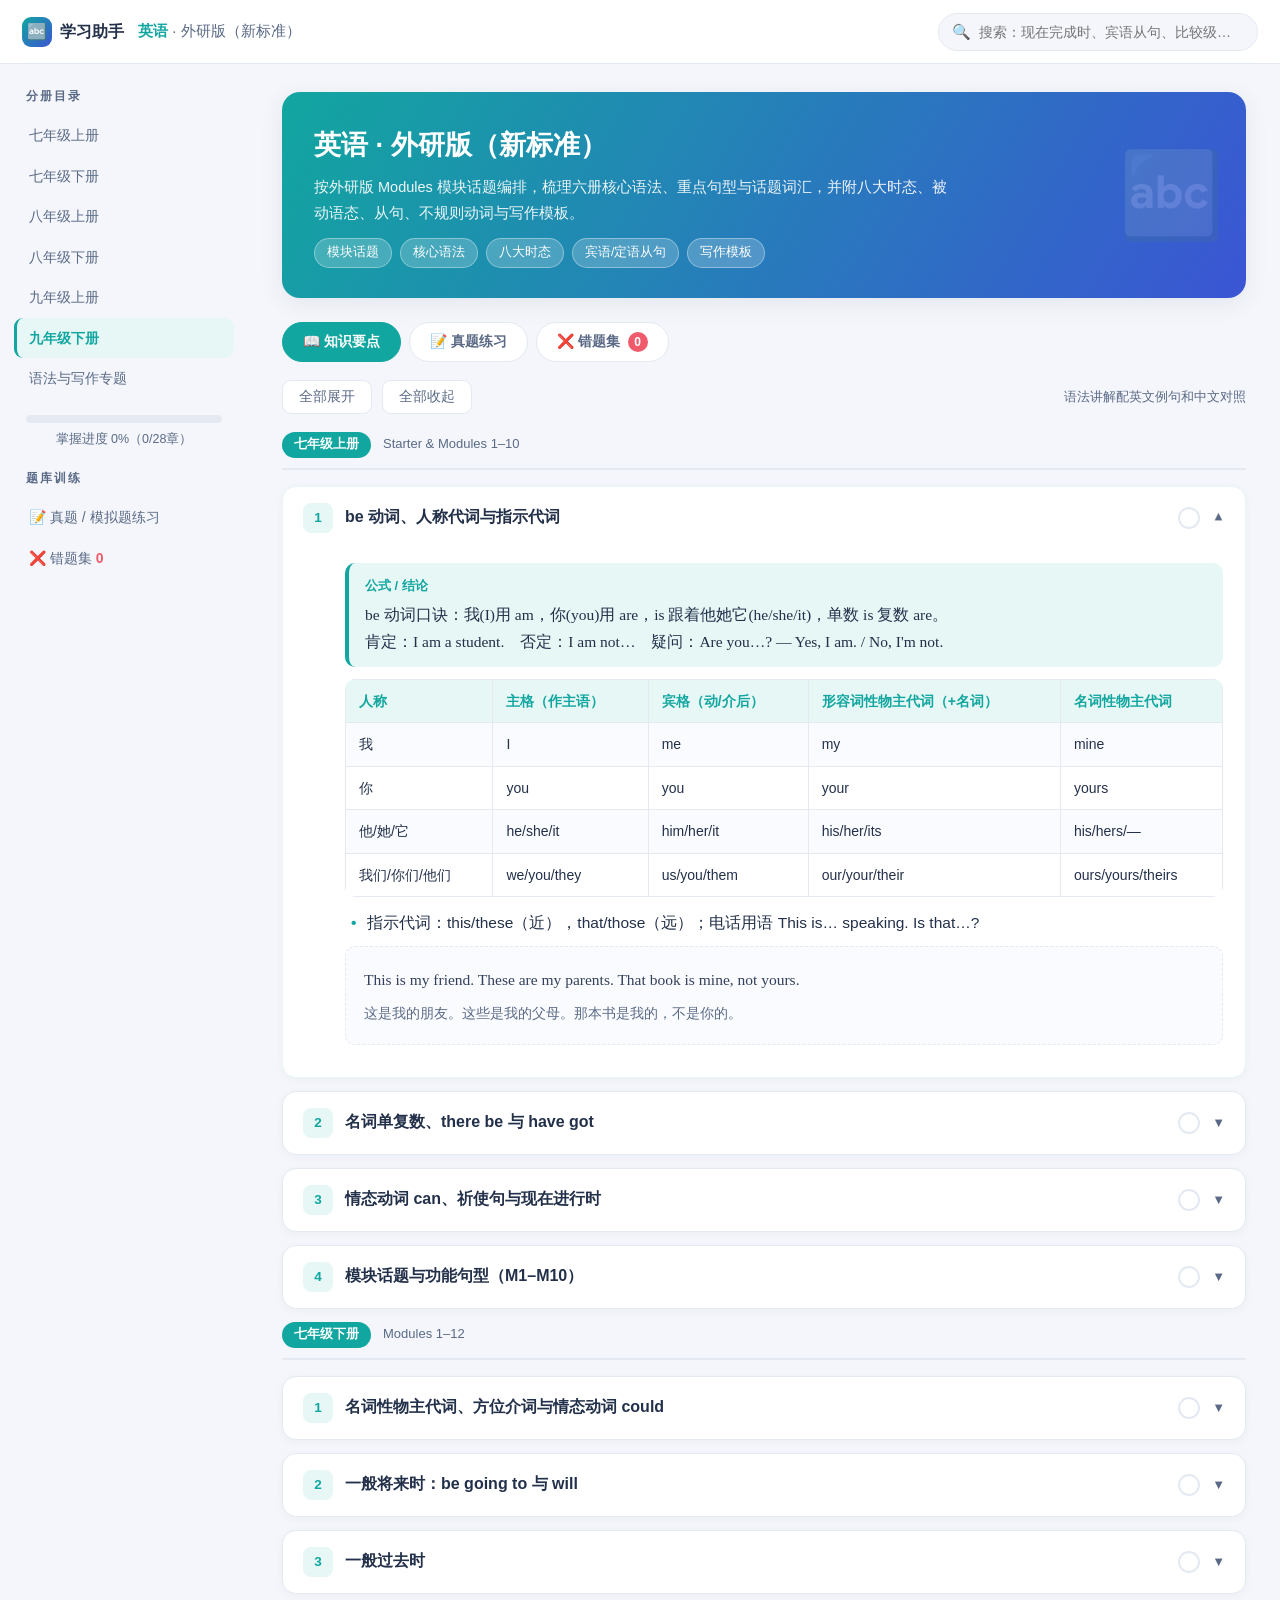
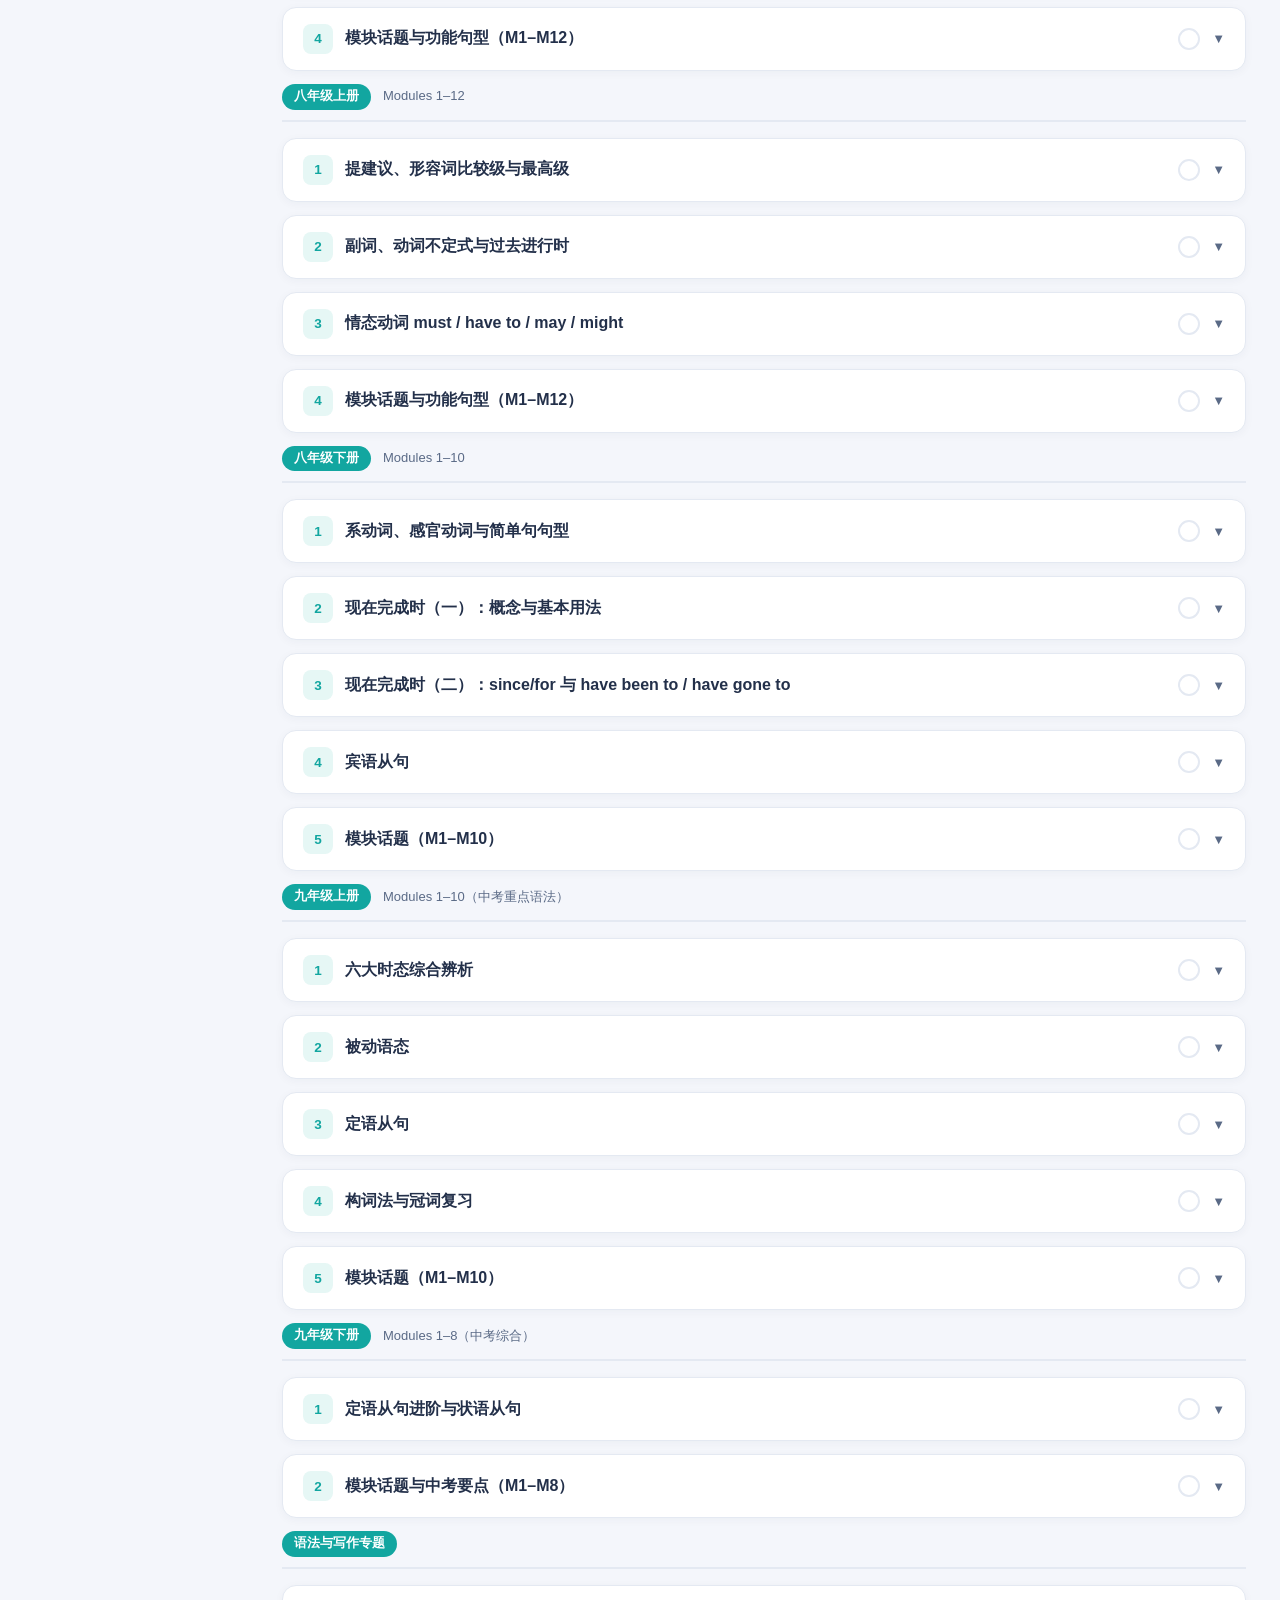
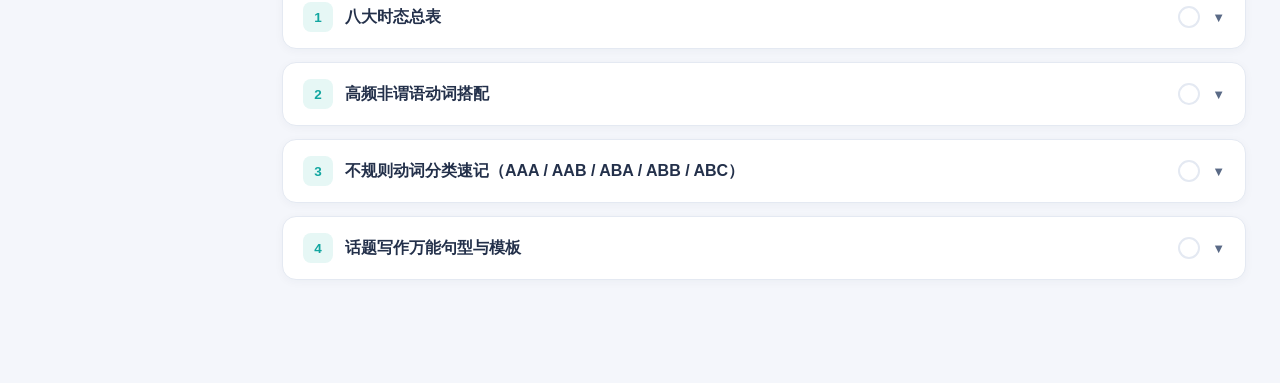
<file: english.html>
<!DOCTYPE html>
<html lang="zh-CN">
<head>
<meta charset="UTF-8">
<meta name="viewport" content="width=device-width, initial-scale=1.0">
<title>英语（外研版）· 初中学习助手</title>
<link rel="stylesheet" href="css/style.css">
</head>
<body data-subject="english">
<div class="read-progress"></div>

<header class="topbar">
  <a class="home-link" href="index.html"><span class="logo-dot">🔤</span> 学习助手</a>
  <span class="subject-name"><b>英语</b> · 外研版（新标准）</span>
  <button class="menu-btn" aria-label="菜单">☰</button>
  <div class="search-box">
    <span class="ico">🔍</span>
    <input id="searchInput" type="text" placeholder="搜索：现在完成时、宾语从句、比较级…">
  </div>
</header>
<div class="sidebar-mask"></div>

<div class="layout">
  <aside class="sidebar">
    <h4>分册目录</h4>
    <nav>
      <a href="#grade-7a">七年级上册</a>
      <a href="#grade-7b">七年级下册</a>
      <a href="#grade-8a">八年级上册</a>
      <a href="#grade-8b">八年级下册</a>
      <a href="#grade-9a">九年级上册</a>
      <a href="#grade-9b">九年级下册</a>
      <a href="#grade-topic">语法与写作专题</a>
    </nav>
    <div class="progress-wrap">
      <div class="bar"><i></i></div>
      <p>掌握进度 <span class="pct">0%</span></p>
    </div>
    <h4 style="margin-top:18px">题库训练</h4>
    <nav>
      <a href="#quiz" data-tab="quiz">📝 真题 / 模拟题练习</a>
      <a href="#wrong" data-tab="wrong">❌ 错题集 <span class="wrong-count" style="color:var(--red);font-weight:700">0</span></a>
    </nav>
  </aside>

  <main class="content">
    <section class="page-hero" data-emoji="🔤">
      <h1>英语 · 外研版（新标准）</h1>
      <p>按外研版 Modules 模块话题编排，梳理六册核心语法、重点句型与话题词汇，并附八大时态、被动语态、从句、不规则动词与写作模板。</p>
      <div class="tags">
        <span>模块话题</span><span>核心语法</span><span>八大时态</span><span>宾语/定语从句</span><span>写作模板</span>
      </div>
    </section>

    <div class="quiz-tabs">
      <button type="button" data-tab="knowledge" class="active">📖 知识要点</button>
      <button type="button" data-tab="quiz">📝 真题练习</button>
      <button type="button" data-tab="wrong">❌ 错题集 <span class="wrong-count">0</span></button>
    </div>

    <div id="knowledge">
    <div class="toolbar">
      <button id="expandAll">全部展开</button>
      <button id="collapseAll">全部收起</button>
      <span class="tip">语法讲解配英文例句和中文对照</span>
    </div>

    <!-- ================= 七上 ================= -->
    <section class="grade-block" id="grade-7a">
      <h2 class="grade-title"><span class="badge">七年级上册</span><span class="en">Starter &amp; Modules 1–10</span></h2>

      <article class="chapter">
        <button type="button" class="chapter-head"><span class="ch-no">1</span><span class="ch-title">be 动词、人称代词与指示代词</span><span class="ch-master"></span><span class="ch-arrow">▼</span></button>
        <div class="chapter-body"><div class="chapter-body-inner">
          <div class="box formula">
            be 动词口诀：我(I)用 am，你(you)用 are，is 跟着他她它(he/she/it)，单数 is 复数 are。<br>
            肯定：I am a student.　否定：I am not…　疑问：Are you…? — Yes, I am. / No, I'm not.
          </div>
          <div class="tbl-wrap">
          <table>
            <tr><th>人称</th><th>主格（作主语）</th><th>宾格（动/介后）</th><th>形容词性物主代词（+名词）</th><th>名词性物主代词</th></tr>
            <tr><td>我</td><td>I</td><td>me</td><td>my</td><td>mine</td></tr>
            <tr><td>你</td><td>you</td><td>you</td><td>your</td><td>yours</td></tr>
            <tr><td>他/她/它</td><td>he/she/it</td><td>him/her/it</td><td>his/her/its</td><td>his/hers/—</td></tr>
            <tr><td>我们/你们/他们</td><td>we/you/they</td><td>us/you/them</td><td>our/your/their</td><td>ours/yours/theirs</td></tr>
          </table>
          </div>
          <ul>
            <li>指示代词：this/these（近），that/those（远）；电话用语 <span class="en">This is… speaking. Is that…?</span></li>
          </ul>
          <div class="eg"><p class="en">This is my friend. These are my parents. That book is mine, not yours.</p><p class="zh">这是我的朋友。这些是我的父母。那本书是我的，不是你的。</p></div>
        </div></div>
      </article>

      <article class="chapter">
        <button type="button" class="chapter-head"><span class="ch-no">2</span><span class="ch-title">名词单复数、there be 与 have got</span><span class="ch-master"></span><span class="ch-arrow">▼</span></button>
        <div class="chapter-body"><div class="chapter-body-inner">
          <h3>名词复数变化</h3>
          <ul>
            <li>一般加 -s：books；以 s/x/ch/sh 结尾加 -es：buses, boxes, watches；辅音字母+y 变 y 为 i 加 -es：city→cities；以 o 结尾：potatoes, tomatoes（有生命的加 es），photos, pianos。</li>
            <li>以 f/fe 结尾变 ves：knife→knives, leaf→leaves, wife, half, wolf, thief, shelf。</li>
            <li>不规则：man→men, woman→women, child→children, foot→feet, tooth→teeth, mouse→mice, sheep→sheep, fish→fish, Chinese→Chinese。</li>
            <li>不可数名词：water, bread, milk, news, information, homework, advice, furniture；用量词：a bottle of water, two pieces of advice。</li>
          </ul>
          <div class="box formula">
            there be（某地存在某物）：There is + 单数/不可数；There are + 复数；<b>就近原则</b>：There is a pen and two books on the desk.<br>
            have got = have（某人拥有）：I have got a bike. = I have a bike. 否定 haven't got / 疑问 Have you got…?
          </div>
          <div class="box exam">there be 与 have 不能同时使用：✘ There has a book. → ✔ There is a book.</div>
        </div></div>
      </article>

      <article class="chapter">
        <button type="button" class="chapter-head"><span class="ch-no">3</span><span class="ch-title">情态动词 can、祈使句与现在进行时</span><span class="ch-master"></span><span class="ch-arrow">▼</span></button>
        <div class="chapter-body"><div class="chapter-body-inner">
          <ul>
            <li><b class="kw">can</b>（能、会、可以）：后接动词原形，无人称数变化；否定 can't；疑问 Can you…? — Yes, I can. / No, I can't.</li>
          </ul>
          <div class="eg"><p class="en">I can swim, but I can't play the piano. Can you speak English?</p><p class="zh">我会游泳，但不会弹钢琴。你会说英语吗？</p></div>
          <ul>
            <li>祈使句：动词原形开头，否定 Don't + 动词原形：<span class="en">Open your books. Don't eat in class.</span></li>
            <li><b class="kw">现在进行时</b>：am/is/are + doing；表示此刻或现阶段正在进行的动作；标志词 now, look, listen, at the moment, these days。</li>
            <li>v-ing 变化：直接加 ing；去 e 加 ing（make→making）；重读闭音节双写末尾辅音（run→running, swim→swimming, sit→sitting）；ie 变 y 加 ing（lie→lying）。</li>
          </ul>
          <div class="box exam">某些动词一般不用进行时：know, like, love, want, have（拥有）, understand, believe。</div>
        </div></div>
      </article>

      <article class="chapter">
        <button type="button" class="chapter-head"><span class="ch-no">4</span><span class="ch-title">模块话题与功能句型（M1–M10）</span><span class="ch-master"></span><span class="ch-arrow">▼</span></button>
        <div class="chapter-body"><div class="chapter-body-inner">
          <div class="tbl-wrap">
          <table>
            <tr><th>Module 话题</th><th>核心功能句型</th></tr>
            <tr><td>M1  classmates / 个人介绍</td><td>Nice to meet you. Where are you from? I'm from China. I'm Chinese.</td></tr>
            <tr><td>M2  family / 家庭</td><td>What a big family! Is this your sister? These are my parents.</td></tr>
            <tr><td>M3  school / 学校设施</td><td>There are 30 classrooms. What's in your classroom? There isn't a computer.</td></tr>
            <tr><td>M4  healthy food / 健康饮食</td><td>We've got lots of apples. We haven't got any meat. Have we got any chocolate?（some 肯定；any 否定/疑问）</td></tr>
            <tr><td>M5  school day / 日常作息</td><td>We have Chinese at eight o'clock. I love history. What about you?</td></tr>
            <tr><td>M6  animals / 动物</td><td>Does it eat meat? The tiger lives in Asia. It's good at swimming.</td></tr>
            <tr><td>M7  computers / 电脑</td><td>How do I write my homework on the computer? First, open a new document. Finally, print it.</td></tr>
            <tr><td>M8  choosing presents / 选礼物</td><td>I'd like to… She often goes to concerts. She spends a lot of money.</td></tr>
            <tr><td>M9  people and places / 人们正在做什么</td><td>We're enjoying the school trip a lot. They're waiting for buses. (现在进行时)</td></tr>
            <tr><td>M10 Spring Festival / 春节</td><td>What's happening? Are you getting ready for Spring Festival? My mother is cleaning the house.</td></tr>
          </table>
          </div>
        </div></div>
      </article>
    </section>

    <!-- ================= 七下 ================= -->
    <section class="grade-block" id="grade-7b">
      <h2 class="grade-title"><span class="badge">七年级下册</span><span class="en">Modules 1–12</span></h2>

      <article class="chapter">
        <button type="button" class="chapter-head"><span class="ch-no">1</span><span class="ch-title">名词性物主代词、方位介词与情态动词 could</span><span class="ch-master"></span><span class="ch-arrow">▼</span></button>
        <div class="chapter-body"><div class="chapter-body-inner">
          <ul>
            <li>名词性物主代词 = 形容词性物主代词 + 名词：mine = my+名词，其后不再跟名词。<span class="en">This bag is hers. = This is her bag.</span></li>
            <li>方位介词：in, on, under, next to（挨着）, behind, in front of（外部前面）, in the front of（内部前部）, between…and…, opposite（在……对面）。</li>
            <li>could：can 的过去式（过去的能力）；也可表示现在更委婉的请求：<span class="en">Could you help me?</span></li>
          </ul>
          <div class="eg"><p class="en">The bank is next to the hospital, opposite the station. Whose gloves are these? — They're mine.</p><p class="zh">银行在医院旁边、车站对面。这是谁的手套？——是我的。</p></div>
        </div></div>
      </article>

      <article class="chapter">
        <button type="button" class="chapter-head"><span class="ch-no">2</span><span class="ch-title">一般将来时：be going to 与 will</span><span class="ch-master"></span><span class="ch-arrow">▼</span></button>
        <div class="chapter-body"><div class="chapter-body-inner">
          <div class="box formula">
            ① be going to + 动词原形：表示计划、打算，或根据迹象预测。I'm going to check my email.<br>
            ② will + 动词原形：表示将来的事实、临时决定或无依据的预测。will not = won't。<br>
            ③ 现在进行时可表将来：表示已安排好的动作 I'm leaving tomorrow.
          </div>
          <ul>
            <li>标志词：tomorrow, next week, in the future, soon, this evening, the day after tomorrow。</li>
            <li>there be 句型的将来时：There is/are going to be…；There will be…（be 不能换成 have）。</li>
          </ul>
          <div class="eg"><p class="en">— Will schools be different in the future? — Yes, they will. Students won't use pens and paper.</p><p class="zh">——将来学校会不一样吗？——会的。学生们将不再使用笔和纸。</p></div>
        </div></div>
      </article>

      <article class="chapter">
        <button type="button" class="chapter-head"><span class="ch-no">3</span><span class="ch-title">一般过去时</span><span class="ch-master"></span><span class="ch-arrow">▼</span></button>
        <div class="chapter-body"><div class="chapter-body-inner">
          <div class="box formula">
            表示过去某个时间发生的动作或存在的状态。<br>
            肯定：主语 + 动词过去式（V-ed / 不规则）；否定：didn't + 动词原形；疑问：Did + 主语 + 动词原形？<br>
            be 动词：was（I/he/she/it 单数）/ were（we/you/they 复数）。
          </div>
          <ul>
            <li>规则动词加 -ed：worked；以 e 结尾加 d：lived；辅音+y 变 i 加 ed：study→studied；重读闭音节双写：stop→stopped。</li>
            <li>标志词：yesterday, last night/week/year, …ago, in 2010, just now, the day before yesterday。</li>
            <li>高频不规则：go→went, come→came, see→saw, buy→bought, have→had, do→did, get→got, give→gave, take→took, eat→ate, run→ran, swim→swam, write→wrote, read→read（读音 /red/）, leave→left, find→found, tell→told, speak→spoke, spend→spent。</li>
          </ul>
          <div class="box exam">didn't / did 后动词必须还原：✘ Did you went? → ✔ Did you go?</div>
        </div></div>
      </article>

      <article class="chapter">
        <button type="button" class="chapter-head"><span class="ch-no">4</span><span class="ch-title">模块话题与功能句型（M1–M12）</span><span class="ch-master"></span><span class="ch-arrow">▼</span></button>
        <div class="chapter-body"><div class="chapter-body-inner">
          <div class="tbl-wrap">
          <table>
            <tr><th>Module 话题</th><th>核心功能句型</th></tr>
            <tr><td>M1 lost and found 失物招领</td><td>Whose bag is this? It's mine/his/hers. Are these crayons yours?</td></tr>
            <tr><td>M2 clubs 社团</td><td>I can play table tennis. I'd like to join the Music Club. I get on well with everyone.</td></tr>
            <tr><td>M3 weekend plans 周末计划</td><td>What are you going to do? I'm looking forward to the football match.</td></tr>
            <tr><td>M4 life in the future 未来生活</td><td>Everyone will study at home. There won't be heavy work.</td></tr>
            <tr><td>M5 shopping 购物</td><td>What can I do for you? I'd like some sausages. How much are they?</td></tr>
            <tr><td>M6 around town 问路</td><td>Can you tell me the way to Wangfujing? Go across the square. Turn left at Changan Street.</td></tr>
            <tr><td>M7 my past life 过去生活</td><td>I was born in a small village. What was he like? He was friendly.</td></tr>
            <tr><td>M8 story time 故事（金凤花姑娘）</td><td>She picked up the big bowl. She didn't like it. (一般过去时叙事)</td></tr>
            <tr><td>M9 life history 人物生平</td><td>He left school and began work at 12. He became a successful actor.</td></tr>
            <tr><td>M10 holiday journey 假日旅行</td><td>How long did it take? We stayed there for two days. It took about nine hours.</td></tr>
            <tr><td>M11 body language 肢体语言</td><td>That's because people do different things in different countries. Don't stand too close.</td></tr>
            <tr><td>M12 Western music 西方音乐</td><td>It's lively and sounds like rock. I'm a fan of Beijing Opera. both/either/too 的用法</td></tr>
          </table>
          </div>
        </div></div>
      </article>
    </section>

    <!-- ================= 八上 ================= -->
    <section class="grade-block" id="grade-8a">
      <h2 class="grade-title"><span class="badge">八年级上册</span><span class="en">Modules 1–12</span></h2>

      <article class="chapter">
        <button type="button" class="chapter-head"><span class="ch-no">1</span><span class="ch-title">提建议、形容词比较级与最高级</span><span class="ch-master"></span><span class="ch-arrow">▼</span></button>
        <div class="chapter-body"><div class="chapter-body-inner">
          <h3>提建议句型</h3>
          <p>Let's… / Why not + 动词原形…? / Why don't we/you…? / How about doing…? / You should/shouldn't… / You'd better (not) do… / It's a good idea to do… / Don't forget to…</p>
          <h3>比较级和最高级</h3>
          <div class="tbl-wrap">
          <table>
            <tr><th>类型</th><th>比较级</th><th>最高级</th><th>例词</th></tr>
            <tr><td>单音节加 -er/-est</td><td>taller</td><td>tallest</td><td>small, fast</td></tr>
            <tr><td>以 e 结尾加 -r/-st</td><td>nicer</td><td>nicest</td><td>large, late</td></tr>
            <tr><td>辅音+y 变 i</td><td>happier</td><td>happiest</td><td>busy, easy</td></tr>
            <tr><td>重读闭音节双写</td><td>bigger</td><td>biggest</td><td>hot, thin, fat</td></tr>
            <tr><td>多音节前加 more/most</td><td>more careful</td><td>most careful</td><td>expensive, popular</td></tr>
            <tr><td>不规则</td><td colspan="2" colspan="2">good/well→better→best；bad/badly→worse→worst；many/much→more→most；little→less→least；far→farther/further→farthest/furthest</td></tr>
          </table>
          </div>
          <div class="box formula">
            比较级 + than（比……）；much/a lot/a little/even + 比较级；as + 原级 + as（与……一样），not as/so + 原级 + as（不如……）。<br>
            the + 最高级 + of/in/范围；one of the + 最高级 + 名词复数；the + 比较级…, the + 比较级…（越……越……）。
          </div>
          <div class="eg"><p class="en">The harder you work, the luckier you will get. Shenzhen is bigger than Hong Kong? — No, it isn't. It's newer.</p></div>
        </div></div>
      </article>

      <article class="chapter">
        <button type="button" class="chapter-head"><span class="ch-no">2</span><span class="ch-title">副词、动词不定式与过去进行时</span><span class="ch-master"></span><span class="ch-arrow">▼</span></button>
        <div class="chapter-body"><div class="chapter-body-inner">
          <ul>
            <li><b class="kw">副词</b>：修饰动词、形容词或其他副词；形容词 + ly 构成（quick→quickly, careful→carefully；辅音+y 变 i：happy→happily）；不规则：good→well, fast→fast, early→early, late→late。</li>
            <li>频率副词：always, usually, often, sometimes, seldom, never（置于实义动词前、be 动词/助动词后）。</li>
            <li><b class="kw">动词不定式</b> to do：want/decide/hope/plan/agree/offer/learn/choose + to do；疑问词 + to do（how to learn English）；It's + 形容词 + to do sth。</li>
            <li>使役动词 make/let/have + 宾语 + do（不带 to）；help sb (to) do。</li>
            <li><b class="kw">过去进行时</b>：was/were + doing；表示过去某一时刻或某段时间正在进行的动作；标志 at 8 o'clock last night, this time yesterday, from 7 to 9。</li>
          </ul>
          <div class="eg"><p class="en">I was reading a book when my mother came back. While she was cooking, I was doing my homework.</p><p class="zh">妈妈回来时我正在看书。她做饭时我在写作业。（when 后接短暂动作用一般过去时；while 后接延续动作常用进行时）</p></div>
        </div></div>
      </article>

      <article class="chapter">
        <button type="button" class="chapter-head"><span class="ch-no">3</span><span class="ch-title">情态动词 must / have to / may / might</span><span class="ch-master"></span><span class="ch-arrow">▼</span></button>
        <div class="chapter-body"><div class="chapter-body-inner">
          <div class="tbl-wrap">
          <table>
            <tr><th>情态动词</th><th>含义</th><th>否定</th></tr>
            <tr><td>must</td><td>必须（主观看法）；肯定推测“一定”</td><td>mustn't 禁止、不准</td></tr>
            <tr><td>have to</td><td>不得不（客观需要），有人称时态变化</td><td>don't/doesn't have to 不必</td></tr>
            <tr><td>can</td><td>能够；可能（理论上）</td><td>can't 不可能（否定推测）</td></tr>
            <tr><td>may</td><td>可以；也许（约 50%）</td><td>may not 可能不</td></tr>
            <tr><td>might</td><td>也许（把握更小）</td><td>might not</td></tr>
          </table>
          </div>
          <ul>
            <li>Must I…? 的否定回答：No, you needn't. / No, you don't have to.（不必，而不是 mustn't）。</li>
          </ul>
          <div class="eg"><p class="en">You mustn't walk too close to the edge. It might be dangerous. You have to stay in hospital for two days.</p></div>
        </div></div>
      </article>

      <article class="chapter">
        <button type="button" class="chapter-head"><span class="ch-no">4</span><span class="ch-title">模块话题与功能句型（M1–M12）</span><span class="ch-master"></span><span class="ch-arrow">▼</span></button>
        <div class="chapter-body"><div class="chapter-body-inner">
          <div class="tbl-wrap">
          <table>
            <tr><th>Module 话题</th><th>核心功能 / 语言点</th></tr>
            <tr><td>M1 how to learn English 学英语</td><td>Let's try to speak English as much as possible. Why not write down our mistakes?</td></tr>
            <tr><td>M2 hometown 家乡对比</td><td>Cambridge is bigger and busier than… It's on the River Cam. (比较级)</td></tr>
            <tr><td>M3 sports 运动</td><td>Playing football is more exciting than watching it. What's the matter? Nothing is more enjoyable.</td></tr>
            <tr><td>M4 planes, ships, trains 交通</td><td>What's the best way to travel? It's the fastest/cheapest. He lives the farthest from school.</td></tr>
            <tr><td>M5 Lao She Teahouse 茶馆</td><td>I wanted to see the Beijing Opera. I hope to understand more next time. (to do)</td></tr>
            <tr><td>M6 animals in danger 濒危动物</td><td>Scientists are doing a lot of research to help pandas produce more babies.</td></tr>
            <tr><td>M7 a famous story 名著故事</td><td>Alice was sitting with her sister by the river. (过去进行时)</td></tr>
            <tr><td>M8 accidents 事故</td><td>I was trying to pick it up when it bit me again. When the snake was lying…</td></tr>
            <tr><td>M9 population 人口</td><td>The population of China is about 1.37 billion. It takes an hour to get there.</td></tr>
            <tr><td>M10 the weather 天气</td><td>What's the temperature? It's between minus eight and minus two. best time to visit</td></tr>
            <tr><td>M11 way of life 生活习俗</td><td>You mustn't do any cleaning on the first day. You needn't wait! (情态动词)</td></tr>
            <tr><td>M12 help! 急救</td><td>What's wrong with him? He could be in pain. Make him comfortable. (祈使句/情态推测)</td></tr>
          </table>
          </div>
        </div></div>
      </article>
    </section>

    <!-- ================= 八下 ================= -->
    <section class="grade-block" id="grade-8b">
      <h2 class="grade-title"><span class="badge">八年级下册</span><span class="en">Modules 1–10</span></h2>

      <article class="chapter">
        <button type="button" class="chapter-head"><span class="ch-no">1</span><span class="ch-title">系动词、感官动词与简单句句型</span><span class="ch-master"></span><span class="ch-arrow">▼</span></button>
        <div class="chapter-body"><div class="chapter-body-inner">
          <ul>
            <li>系动词后接<b class="kw">形容词</b>作表语：be, look, sound, smell, taste, feel, seem, become, get, turn, keep, stay。</li>
          </ul>
          <div class="eg"><p class="en">The soup smells delicious but tastes a little salty. Your idea sounds great. Silk feels soft.</p></div>
          <ul>
            <li>五种简单句：① 主+谓（S+V）Birds fly. ② 主+系+表 She is happy. ③ 主+谓+宾 I like apples. ④ 主+谓+间宾+直宾 He gave me a book. ⑤ 主+谓+宾+宾补 We keep our classroom clean.（常作宾补：形容词、名词、do/doing、介词短语）</li>
          </ul>
        </div></div>
      </article>

      <article class="chapter">
        <button type="button" class="chapter-head"><span class="ch-no">2</span><span class="ch-title">现在完成时（一）：概念与基本用法</span><span class="ch-master"></span><span class="ch-arrow">▼</span></button>
        <div class="chapter-body"><div class="chapter-body-inner">
          <div class="box formula">
            结构：have/has + 过去分词（done）。<br>
            用法：① 过去发生的动作对现在造成影响或结果（常与 already, just, yet, ever, never 连用）；② 过去开始持续到现在的动作或状态（常与 since, for, so far, in the past/last…years 连用）。
          </div>
          <ul>
            <li>already（肯定句中，have/has 后）；just（刚刚）；yet（否定句、疑问句末）；ever（曾经，疑问句）；never（从不，本身否定）。</li>
            <li>规则过去分词同过去式（-ed）；常见不规则：go—went—gone；be—was/were—been；see—saw—seen；do—did—done；have—had—had；give—gave—given；take—took—taken；write—wrote—written；eat—ate—eaten；buy—bought—bought。</li>
          </ul>
          <div class="eg"><p class="en">Have you ever entered a competition? I've just finished my homework. She hasn't come back yet.</p></div>
        </div></div>
      </article>

      <article class="chapter">
        <button type="button" class="chapter-head"><span class="ch-no">3</span><span class="ch-title">现在完成时（二）：since/for 与 have been to / have gone to</span><span class="ch-master"></span><span class="ch-arrow">▼</span></button>
        <div class="chapter-body"><div class="chapter-body-inner">
          <div class="box formula">
            for + 时间段（for three years）；since + 时间点/一般过去时从句（since 2015, since I came here）。<br>
            have been to 去过（已回）；have gone to 去了（未回）；have been in 待在某地（持续）。
          </div>
          <ul>
            <li>延续性问题：非延续性动词（buy, borrow, die, leave, join, marry, begin, open, come, go）在完成时中不能与 for/since 连用，要转换：buy→have；borrow→keep；die→be dead；leave→be away；join→be a member of / be in；begin→be on；marry→be married；come/go→be in/at。</li>
          </ul>
          <div class="eg"><p class="en">He has been away from his hometown for ten years.（不用 has left）I have had the bike since last month.（不用 have bought）</p></div>
          <div class="box exam">一般过去时与现在完成时区别：有明确过去时间（yesterday, last year, in 2008, …ago）用一般过去时；强调与现在的联系用完成时。</div>
        </div></div>
      </article>

      <article class="chapter">
        <button type="button" class="chapter-head"><span class="ch-no">4</span><span class="ch-title">宾语从句</span><span class="ch-master"></span><span class="ch-arrow">▼</span></button>
        <div class="chapter-body"><div class="chapter-body-inner">
          <ul>
            <li>宾语从句在复合句中作主句谓语动词（或介词、形容词）的宾语。</li>
            <li><b class="kw">引导词</b>：① that（陈述句变来，口语常省略）：I think (that) he is right. ② if/whether（一般疑问句变来，“是否”）：I wonder if/whether he will come. ③ 连接代词/副词 what, who, when, where, why, how, which：Do you know where he lives?</li>
            <li><b class="kw">语序</b>：一律用<b>陈述语序</b>（主语 + 谓语）。</li>
            <li><b class="kw">时态呼应</b>：主句是现在时/将来时，从句按需要用时态；主句是过去时，从句用相应的过去时态；客观真理仍用一般现在时。</li>
          </ul>
          <div class="eg"><p class="en">Could you tell me how I can get to the station? The teacher told us that light travels faster than sound.</p><p class="zh">could 在此表委婉，并非过去时；“光比声音快”是客观真理，从句用一般现在时。</p></div>
        </div></div>
      </article>

      <article class="chapter">
        <button type="button" class="chapter-head"><span class="ch-no">5</span><span class="ch-title">模块话题（M1–M10）</span><span class="ch-master"></span><span class="ch-arrow">▼</span></button>
        <div class="chapter-body"><div class="chapter-body-inner">
          <div class="tbl-wrap">
          <table>
            <tr><th>Module 话题</th><th>核心语言点</th></tr>
            <tr><td>M1 feelings and impressions 感觉印象</td><td>It tastes good. You look lovely. (系动词+形容词)</td></tr>
            <tr><td>M2 experiences 经历</td><td>Have you ever won any prizes? I've stopped trying now. (现在完成时)</td></tr>
            <tr><td>M3 journey to space 太空旅行</td><td>Scientists have sent spaceships to Mars. No one has been to Mars yet.</td></tr>
            <tr><td>M4 seeing the doctor 看病</td><td>How long have you been like this? I've been ill since Friday. I've got a stomach ache.</td></tr>
            <tr><td>M5 cartoons 卡通</td><td>Nemo has won the hearts of children. He has been popular for over eighty years.</td></tr>
            <tr><td>M6 hobbies 爱好</td><td>Hobbies can make you grow as a person. Some hobbies are relaxing, such as reading.</td></tr>
            <tr><td>M7 summer in LA 洛杉矶夏令营</td><td>We provide books and weekly tests. You can choose to take trips. (to do / 并列结构)</td></tr>
            <tr><td>M8 time off 休假</td><td>I can hardly believe we're in the city centre. Let's walk along the lake, cross the bridge.</td></tr>
            <tr><td>M9 friendship 友谊</td><td>Could you explain what happened then? She asked me whether she could borrow my phone. (宾语从句)</td></tr>
            <tr><td>M10 radio 广播</td><td>Thank you for showing us around. I asked him how old he was. Keep studying.</td></tr>
          </table>
          </div>
        </div></div>
      </article>
    </section>

    <!-- ================= 九上 ================= -->
    <section class="grade-block" id="grade-9a">
      <h2 class="grade-title"><span class="badge">九年级上册</span><span class="en">Modules 1–10（中考重点语法）</span></h2>

      <article class="chapter">
        <button type="button" class="chapter-head"><span class="ch-no">1</span><span class="ch-title">六大时态综合辨析</span><span class="ch-master"></span><span class="ch-arrow">▼</span></button>
        <div class="chapter-body"><div class="chapter-body-inner">
          <p>详见“语法与写作专题”中的<b class="kw">八大时态总表</b>。九上模块高频出现一般现在时、现在进行时、一般过去时、过去进行时、一般将来时、现在完成时的综合比较。</p>
          <div class="eg"><p class="en">I have lived here since I was born. When I got home, my parents were watching TV. People today live longer than they did in the past.</p></div>
        </div></div>
      </article>

      <article class="chapter">
        <button type="button" class="chapter-head"><span class="ch-no">2</span><span class="ch-title">被动语态</span><span class="ch-master"></span><span class="ch-arrow">▼</span></button>
        <div class="chapter-body"><div class="chapter-body-inner">
          <div class="box formula">
            基本结构：be + 过去分词（done）；be 动词随时态、人称数变化。<br>
            一般现在时：am/is/are + done；一般过去时：was/were + done；<br>
            一般将来时：will be + done / be going to be + done；<br>
            现在完成时：have/has been + done；<br>
            含情态动词：情态动词 + be + done。
          </div>
          <ul>
            <li>用法：不知道动作执行者、没有必要指出、强调动作承受者时用被动；动作执行者由 by 引出。</li>
          </ul>
          <div class="eg"><p class="en">The Great Wall is visited by millions of people every year. The bridge was built in 1960. The work must be finished today. His new book has been translated into many languages.</p></div>
          <div class="box exam">主动变被动步骤：宾语提前作主语 → 谓语改 be+done（时态不变）→ 主语前加 by；双宾语可把其中一个提前。不及物动词（happen, take place, appear, disappear）无被动。</div>
        </div></div>
      </article>

      <article class="chapter">
        <button type="button" class="chapter-head"><span class="ch-no">3</span><span class="ch-title">定语从句</span><span class="ch-master"></span><span class="ch-arrow">▼</span></button>
        <div class="chapter-body"><div class="chapter-body-inner">
          <p>在复合句中修饰名词或代词的从句；被修饰的名词叫<b class="kw">先行词</b>，引导从句的词叫<b>关系词</b>。</p>
          <div class="tbl-wrap">
          <table>
            <tr><th>关系词</th><th>先行词</th><th>成分</th><th>例句</th></tr>
            <tr><td>who</td><td>人</td><td>主/宾</td><td>The boy who is reading is my brother.</td></tr>
            <tr><td>whom</td><td>人</td><td>宾语（正式）</td><td>The doctor whom she saw is famous.</td></tr>
            <tr><td>which</td><td>物</td><td>主/宾</td><td>The book which is on the desk is mine.</td></tr>
            <tr><td>that</td><td>人或物</td><td>主/宾</td><td>This is the most exciting film that I've ever seen.</td></tr>
            <tr><td>whose</td><td>人的/物的</td><td>定语</td><td>I know a boy whose father is a pilot.</td></tr>
          </table>
          </div>
          <ul>
            <li>关系词作宾语时可以省略：The man (who/that) you met is our teacher.</li>
            <li>只能用 that 的情况：先行词是 all, everything, nothing, anything 等不定代词；被序数词或最高级修饰；先行词既有人又有物；先行词被 the only, the very 修饰。</li>
            <li>非限制性定语从句（逗号隔开）不用 that，用 which/who。</li>
          </ul>
        </div></div>
      </article>

      <article class="chapter">
        <button type="button" class="chapter-head"><span class="ch-no">4</span><span class="ch-title">构词法与冠词复习</span><span class="ch-master"></span><span class="ch-arrow">▼</span></button>
        <div class="chapter-body"><div class="chapter-body-inner">
          <h3>构词法</h3>
          <ul>
            <li><b class="kw">合成词</b>：class+room→classroom；black+board；motherland；warm-hearted；good-looking。</li>
            <li><b class="kw">派生</b>：前缀 un-/im-/in-/dis-（happy→unhappy, possible→impossible, like→dislike）；re-（rewrite）；后缀 -er/-or（worker, actor）、-tion（invention）、-ment（development）、-ness（happiness）、-ful（careful）、-less（careless）、-ly（carefully）、-y（sunny）、-able（enjoyable）、-ous（dangerous）。</li>
            <li><b class="kw">转化</b>：water n. 水 → v. 浇水；colour n. → v.。</li>
          </ul>
          <h3>冠词</h3>
          <ul>
            <li>a/an（首次提到、泛指一类、每一个）：a university, an hour, an honest boy, a one-way ticket（看音素不看字母）。</li>
            <li>the（特指、上文提过、世上唯一、序数词/最高级前、the+adj 表一类人 the rich）。</li>
            <li>零冠词：球类运动、三餐、学科、by+交通工具、复数泛指、专有名词；但 play the piano（乐器加 the）。</li>
          </ul>
        </div></div>
      </article>

      <article class="chapter">
        <button type="button" class="chapter-head"><span class="ch-no">5</span><span class="ch-title">模块话题（M1–M10）</span><span class="ch-master"></span><span class="ch-arrow">▼</span></button>
        <div class="chapter-body"><div class="chapter-body-inner">
          <div class="tbl-wrap">
          <table>
            <tr><th>Module 话题</th><th>核心语言点</th></tr>
            <tr><td>M1 wonders of the world 世界奇观</td><td>I think natural wonders are more interesting than man-made ones. (时态/比较)</td></tr>
            <tr><td>M2 public holidays 公共假日</td><td>The First of October is China's National Day. We have celebrated it since 1949.</td></tr>
            <tr><td>M3 heroes 英雄（邓亚萍/白求恩/袁隆平）</td><td>She trained hard so that she became a great player. including/定语从句</td></tr>
            <tr><td>M4 home alone 独自在家</td><td>I can look after myself. I became so bored with their orders… (反身代词)</td></tr>
            <tr><td>M5 museums 博物馆</td><td>You mustn't touch. It's closed until January. No shouting! (规则/被动)</td></tr>
            <tr><td>M6 problems 问题与建议</td><td>If you tell him the truth, he'll be angry. 条件状语从句“主将从现”</td></tr>
            <tr><td>M7 great books 名著</td><td>It's read by millions of people. It's thought to be one of the greatest… (被动)</td></tr>
            <tr><td>M8 sports life 体育人生（刘翔）</td><td>He was chosen for the Chinese team. Will he be encouraged? (一般过去/将来被动)</td></tr>
            <tr><td>M9 great inventions 发明</td><td>The Internet is more powerful than printing. Books will be replaced by…? (被动/比较)</td></tr>
            <tr><td>M10 Australia 澳大利亚</td><td>The horse that I rode was lazy. 定语从句；that 引导</td></tr>
          </table>
          </div>
        </div></div>
      </article>
    </section>

    <!-- ================= 九下 ================= -->
    <section class="grade-block" id="grade-9b">
      <h2 class="grade-title"><span class="badge">九年级下册</span><span class="en">Modules 1–8（中考综合）</span></h2>

      <article class="chapter">
        <button type="button" class="chapter-head"><span class="ch-no">1</span><span class="ch-title">定语从句进阶与状语从句</span><span class="ch-master"></span><span class="ch-arrow">▼</span></button>
        <div class="chapter-body"><div class="chapter-body-inner">
          <ul>
            <li>关系副词：when（先行词时间，在从句中作时间状语）、where（地点，作地点状语）、why（原因 reason）。</li>
            <li>关系代词与关系副词选择看成分：从句缺主/宾语用 which/that；从句不缺主干成分、只缺状语用 when/where。</li>
          </ul>
          <div class="eg"><p class="en">I'll never forget the day when we met. This is the school where I studied for three years. The reason why he was late is that he missed the bus.</p></div>
          <h3>状语从句</h3>
          <ul>
            <li>时间：when, while, as soon as, until/till, before, after。</li>
            <li>条件：if, unless（除非 = if…not），as long as；遵守“<b class="kw">主将从现</b>”：主句将来时，if/unless/as soon as/when 引导的从句用一般现在时。</li>
            <li>原因：because, since, as；目的：so that；结果：so…that / such…that；让步：although/though（不与 but 连用）；比较：than, as…as。</li>
          </ul>
        </div></div>
      </article>

      <article class="chapter">
        <button type="button" class="chapter-head"><span class="ch-no">2</span><span class="ch-title">模块话题与中考要点（M1–M8）</span><span class="ch-master"></span><span class="ch-arrow">▼</span></button>
        <div class="chapter-body"><div class="chapter-body-inner">
          <div class="tbl-wrap">
          <table>
            <tr><th>Module 话题</th><th>核心语言点</th></tr>
            <tr><td>M1 travel 旅行</td><td>The flight takes about 12 hours. It's the busiest season. (复习时态/最高级)</td></tr>
            <tr><td>M2 education 教育</td><td>We have a parents' meeting. What's the number of…? neither/none</td></tr>
            <tr><td>M3 life now and then 今昔对比</td><td>People are wealthier today, but they live busier lives. (比较级/最高级综合)</td></tr>
            <tr><td>M4 rules and suggestions 规则建议</td><td>You must keep together. You mustn't go off on your own. (情态)</td></tr>
            <tr><td>M5 rules and suggestions / 外出安全</td><td>To keep fit, you have to walk at least 10,000 steps. can/can't 表许可</td></tr>
            <tr><td>M6 eating together 饮食交际</td><td>Help yourself to… I don't know what to expect. 宾语从句复习</td></tr>
            <tr><td>M7 English for you and me 英语学习</td><td>How did you learn English? It's also the subject that I'm best at. 定语从句</td></tr>
            <tr><td>M8 my future life 未来生活</td><td>I'm going to have a big adventure. You'll have to work hard. (将来时/不定式)</td></tr>
          </table>
          </div>
        </div></div>
      </article>
    </section>

    <!-- ================= 专题 ================= -->
    <section class="grade-block" id="grade-topic">
      <h2 class="grade-title"><span class="badge">语法与写作专题</span></h2>

      <article class="chapter">
        <button type="button" class="chapter-head"><span class="ch-no">1</span><span class="ch-title">八大时态总表</span><span class="ch-master"></span><span class="ch-arrow">▼</span></button>
        <div class="chapter-body"><div class="chapter-body-inner">
          <div class="tbl-wrap">
          <table>
            <tr><th>时态</th><th>结构</th><th>标志词</th><th>用法</th></tr>
            <tr><td>一般现在时</td><td>do/does；be(am/is/are)</td><td>every day, often, usually, always, on Sundays</td><td>习惯、客观事实、真理</td></tr>
            <tr><td>一般过去时</td><td>did；was/were</td><td>yesterday, last week, …ago, just now, in 2010</td><td>过去发生的动作或状态</td></tr>
            <tr><td>一般将来时</td><td>will do；be going to do</td><td>tomorrow, next year, soon, in the future</td><td>将来动作/预测/打算</td></tr>
            <tr><td>现在进行时</td><td>am/is/are doing</td><td>now, look, listen, at present</td><td>此刻或现阶段正在进行</td></tr>
            <tr><td>过去进行时</td><td>was/were doing</td><td>at 8 last night, this time yesterday, while</td><td>过去某时刻正在进行</td></tr>
            <tr><td>现在完成时</td><td>have/has done</td><td>already, yet, ever, never, just, since, for, so far</td><td>过去动作影响现在；持续到现在</td></tr>
            <tr><td>过去完成时</td><td>had done</td><td>by last year, before/by the time+过去时</td><td>过去的过去（拓展）</td></tr>
            <tr><td>过去将来时</td><td>would do；was/were going to do</td><td>宾语从句中（主句过去时）</td><td>从过去看将要发生（拓展）</td></tr>
          </table>
          </div>
          <div class="box exam">第三人称单数现在时：动词加 -s/-es（watch→watches, study→studies）；主谓一致：either of/each of/everyone 作主语谓语用单数。</div>
        </div></div>
      </article>

      <article class="chapter">
        <button type="button" class="chapter-head"><span class="ch-no">2</span><span class="ch-title">高频非谓语动词搭配</span><span class="ch-master"></span><span class="ch-arrow">▼</span></button>
        <div class="chapter-body"><div class="chapter-body-inner">
          <div class="tbl-wrap">
          <table>
            <tr><th>只接 to do</th><th>只接 doing</th><th>接 to do / doing 意义不同</th></tr>
            <tr>
              <td>want, hope, wish, decide, plan, agree, offer, learn, choose, refuse, promise, would like, expect</td>
              <td>enjoy, finish, practise, mind, suggest, keep, miss, avoid, imagine, consider, give up, can't help, be busy, feel like, look forward to, pay attention to, be used to（习惯于）</td>
              <td>stop to do（停下来去做）/ stop doing（停止做）；remember to do（记得去做）/ doing（记得做过）；forget to do / doing；try to do（尽力）/ doing（尝试）；go on to do（接着做另一件）/ doing（继续做）</td>
            </tr>
          </table>
          </div>
          <ul>
            <li>ask/tell/want/expect/invite sb <b>to do</b>；make/let/have sb <b>do</b>；see/hear/watch/notice sb do（全过程）/doing（正在进行）。</li>
          </ul>
        </div></div>
      </article>

      <article class="chapter">
        <button type="button" class="chapter-head"><span class="ch-no">3</span><span class="ch-title">不规则动词分类速记（AAA / AAB / ABA / ABB / ABC）</span><span class="ch-master"></span><span class="ch-arrow">▼</span></button>
        <div class="chapter-body"><div class="chapter-body-inner">
          <ul>
            <li><b>AAA 型</b>：put-put-put, cut-cut-cut, read-read-read, cost-cost-cost, let-let-let, set-set-set, hit-hit-hit, hurt-hurt-hurt。</li>
            <li><b>ABA 型</b>：come-came-come, become-became-become, run-ran-run。</li>
            <li><b>ABB 型</b>：buy-bought-bought, bring-brought-brought, think-thought-thought, teach-taught-taught, catch-caught-caught, keep-kept-kept, sleep-slept-slept, feel-felt-felt, leave-left-left, build-built-built, lend-lent-lent, spend-spent-spent, send-sent-sent, sit-sat-sat, win-won-won, meet-met-met, have-had-had, make-made-made, say-said-said, tell-told-told, find-found-found, stand-stood-stood, understand-understood-understood, pay-paid-paid。</li>
            <li><b>ABC 型</b>：be-was/were-been, go-went-gone, do-did-done, see-saw-seen, eat-ate-eaten, give-gave-given, take-took-taken, write-wrote-written, ride-rode-ridden, drive-drove-driven, speak-spoke-spoken, break-broke-broken, choose-chose-chosen, freeze-froze-frozen, forget-forgot-forgotten, begin-began-begun, drink-drank-drunk, sing-sang-sung, swim-swam-swum, ring-rang-rung, fly-flew-flown, know-knew-known, grow-grew-grown, throw-threw-thrown, show-showed-shown, draw-drew-drawn, wear-wore-worn, bear-bore-born。</li>
          </ul>
        </div></div>
      </article>

      <article class="chapter">
        <button type="button" class="chapter-head"><span class="ch-no">4</span><span class="ch-title">话题写作万能句型与模板</span><span class="ch-master"></span><span class="ch-arrow">▼</span></button>
        <div class="chapter-body"><div class="chapter-body-inner">
          <h3>开头</h3>
          <p>Nowadays, … is becoming more and more popular. / It's well known that… / I'm writing to tell you something about… / How is everything going?</p>
          <h3>观点与对比</h3>
          <p>On the one hand…, on the other hand… / However, every coin has two sides. / In my opinion / As far as I know / Compared with… / Not only…but also…</p>
          <h3>建议信</h3>
          <p>Here is some advice for you. First, you should… Besides, it's a good idea to… Why not…? Last but not least… I'm sure you will make progress.</p>
          <h3>结尾</h3>
          <p>In a word / All in all / In conclusion, … / I'm looking forward to your reply. / Let's take action from now on!</p>
          <h3>常考话题</h3>
          <ul>
            <li>人物介绍、校园生活、节日（Spring Festival）、旅行经历、健康生活、环保（protect the environment; reduce pollution; sort rubbish）、科技（online learning）、传统文化、安全（traffic/food safety）、梦想职业、变化（great changes in my hometown）。</li>
          </ul>
          <div class="box tip">写作提分：① 要点齐全、分段清晰；② 用从句、非谓语、连接词提升档次；③ 时态一致（叙事过去时、观点一般现在时）；④ 书写工整，检查主谓一致、单复数、冠词。</div>
        </div></div>
      </article>
    </section>
    </div><!-- /#knowledge -->

    <!-- ================= 真题练习 ================= -->
    <section id="quizPanel" hidden>
      <div class="bank-info" id="bankInfo"></div>

      <div class="quiz-entry">
        <div class="row">
          <label>年级：</label>
          <select id="qGrade"><option value="">全部年级</option></select>
          <label>单元：</label>
          <select id="qUnit"></select>
          <button type="button" class="btn-main" id="btnStartUnit">开始练习</button>
        </div>
        <div class="row quick">
          <button type="button" class="btn-quick" id="btnRandom">🎲 随机 20 题综合检测</button>
          <button type="button" class="btn-quick" id="btnMonth">🆕 本月新题</button>
          <button type="button" class="btn-quick" id="btnWrong">❌ 错题重练（<span class="wrong-count">0</span>）</button>
        </div>
      </div>

      <h2 class="grade-title" id="quizTitle" style="margin-top:24px">选择范围后开始练习</h2>
      <div class="quiz-summary" id="quizSummary">完成后这里会显示正确率</div>
      <div id="quizBody"></div>
    </section>

    <!-- ================= 错题集 ================= -->
    <section id="wrongPanel" hidden>
      <h2 class="grade-title">我的错题集</h2>
      <div class="wrong-stat-bar" id="wrongStat"></div>
      <div class="clear-row"><button type="button" class="btn-mini" id="btnClearWrong">🗑 清空全部错题</button></div>
      <div id="wrongBody"></div>
    </section>

  </main>
</div>

<button class="back-top" aria-label="返回顶部">↑</button>
<script src="js/main.js"></script>
<script src="js/english-bank.js"></script>
<script src="js/quiz-core.js"></script>
</body>
</html>
</file>
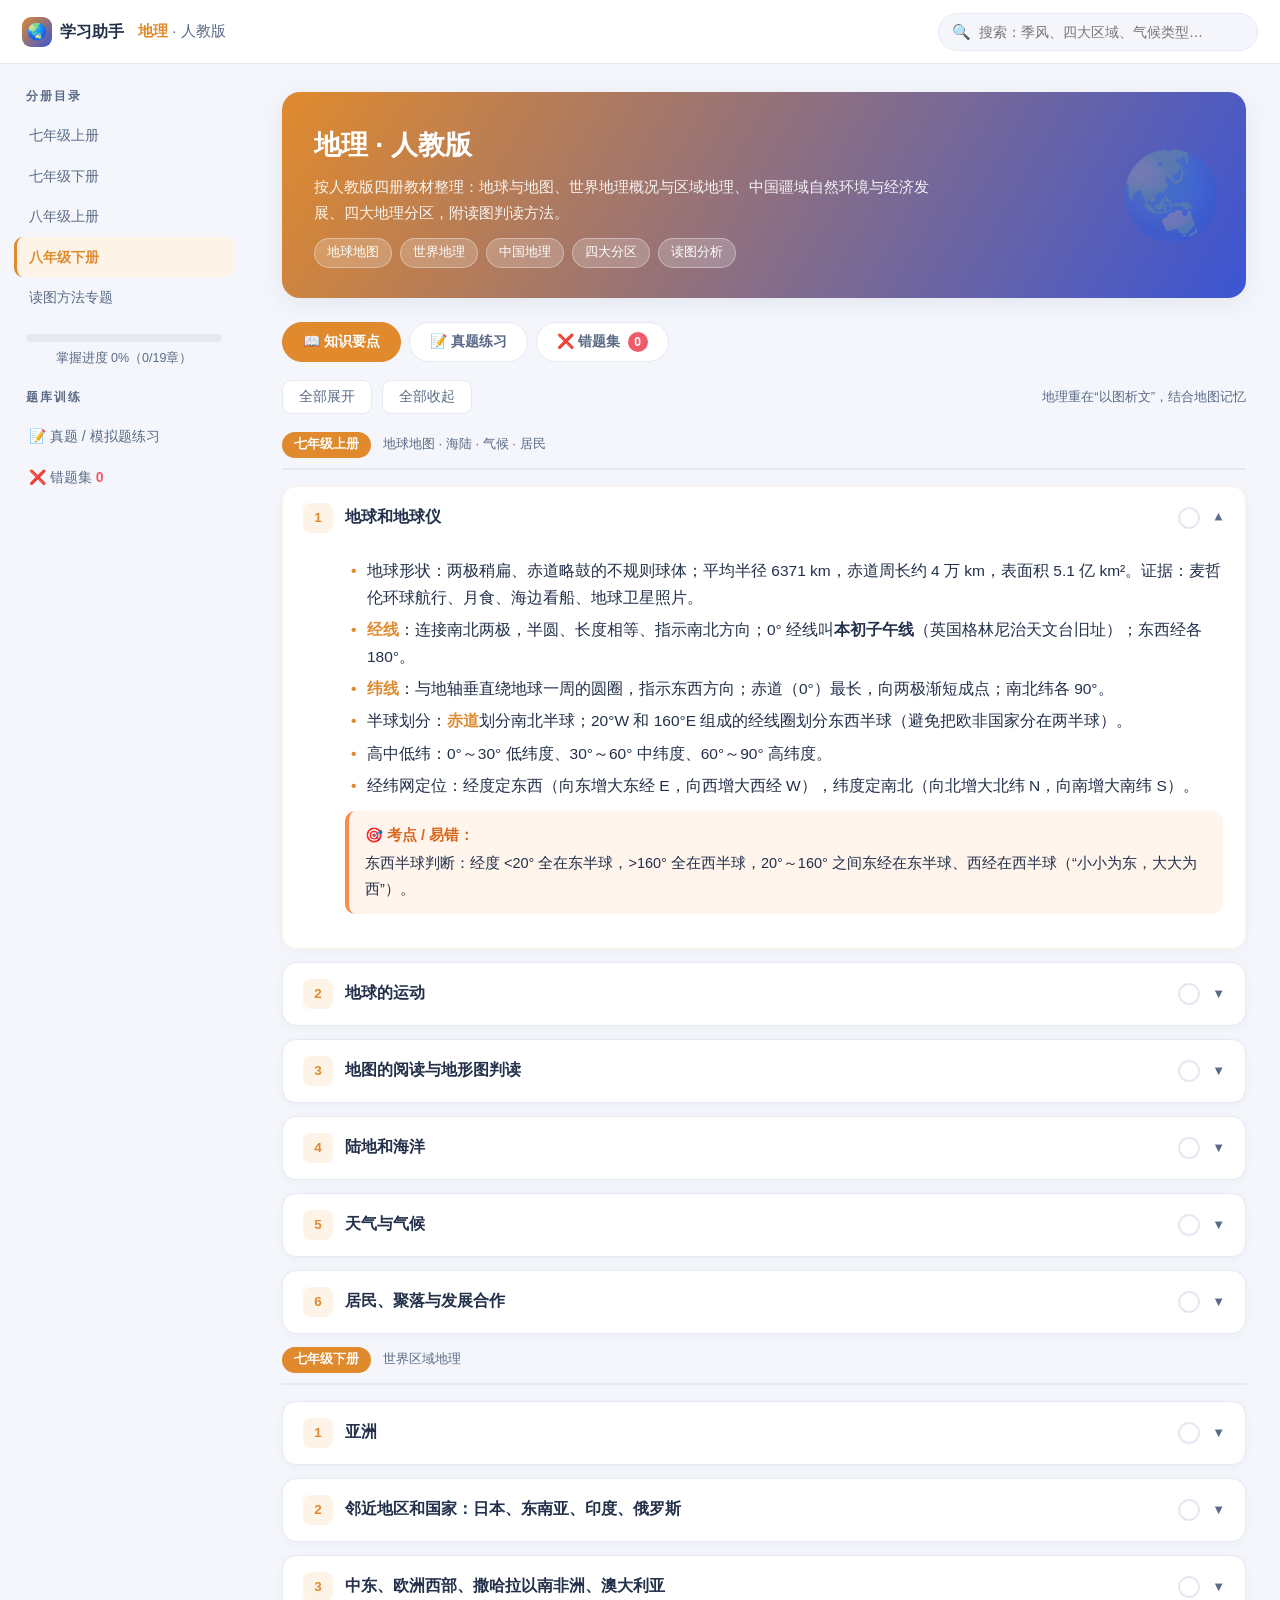
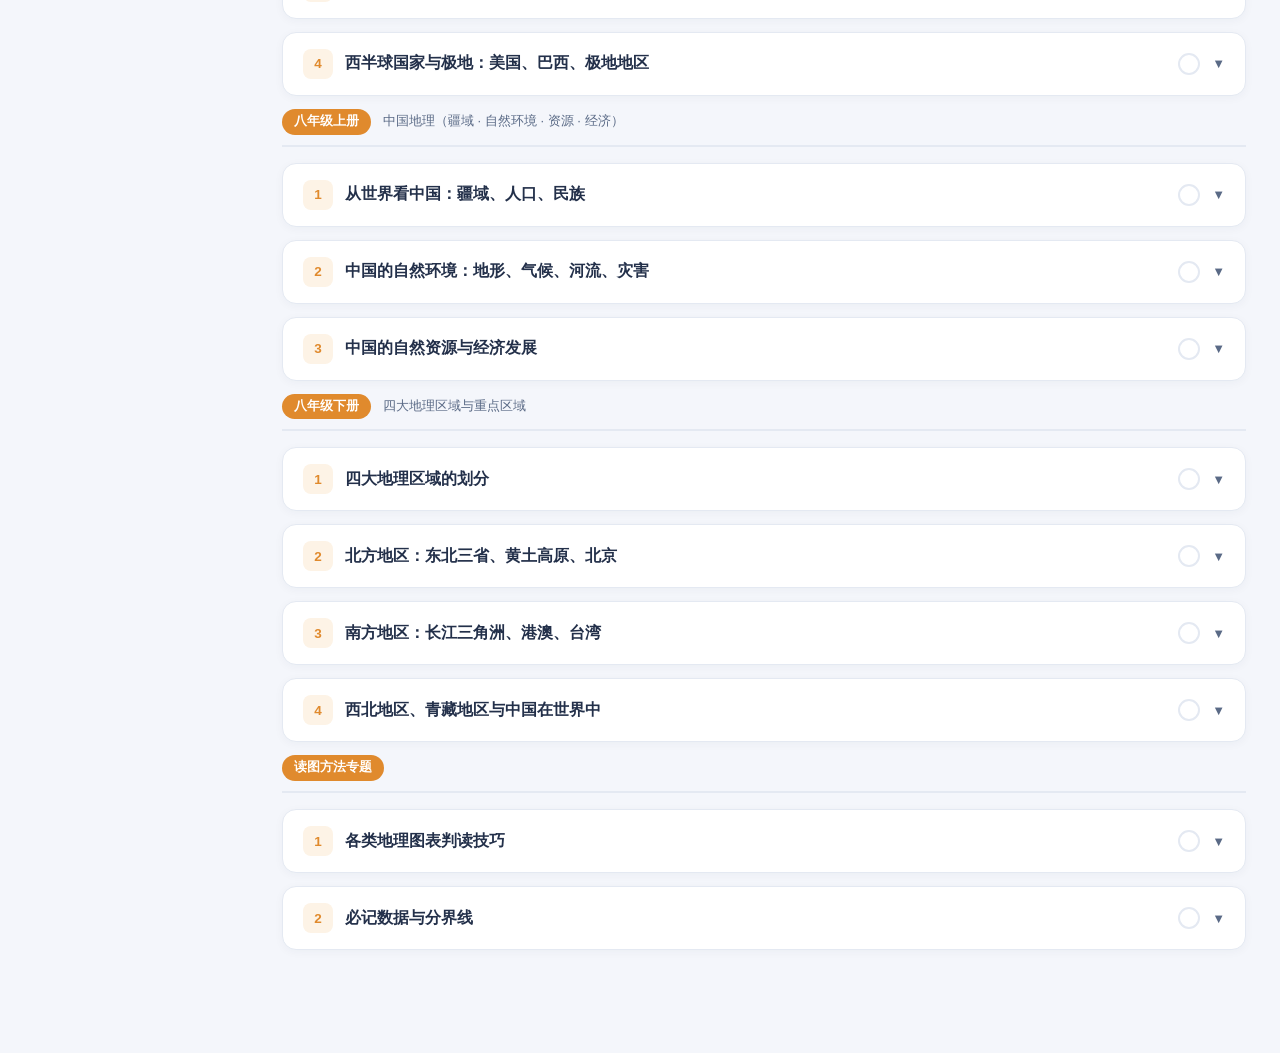
<file: geography.html>
<!DOCTYPE html>
<html lang="zh-CN">
<head>
<meta charset="UTF-8">
<meta name="viewport" content="width=device-width, initial-scale=1.0">
<title>地理（人教版）· 初中学习助手</title>
<link rel="stylesheet" href="css/style.css">
</head>
<body data-subject="geography">
<div class="read-progress"></div>

<header class="topbar">
  <a class="home-link" href="index.html"><span class="logo-dot">🌏</span> 学习助手</a>
  <span class="subject-name"><b>地理</b> · 人教版</span>
  <button class="menu-btn" aria-label="菜单">☰</button>
  <div class="search-box">
    <span class="ico">🔍</span>
    <input id="searchInput" type="text" placeholder="搜索：季风、四大区域、气候类型…">
  </div>
</header>
<div class="sidebar-mask"></div>

<div class="layout">
  <aside class="sidebar">
    <h4>分册目录</h4>
    <nav>
      <a href="#grade-7a">七年级上册</a>
      <a href="#grade-7b">七年级下册</a>
      <a href="#grade-8a">八年级上册</a>
      <a href="#grade-8b">八年级下册</a>
      <a href="#grade-topic">读图方法专题</a>
    </nav>
    <div class="progress-wrap">
      <div class="bar"><i></i></div>
      <p>掌握进度 <span class="pct">0%</span></p>
    </div>
    <h4 style="margin-top:18px">题库训练</h4>
    <nav>
      <a href="#quiz" data-tab="quiz">📝 真题 / 模拟题练习</a>
      <a href="#wrong" data-tab="wrong">❌ 错题集 <span class="wrong-count" style="color:var(--red);font-weight:700">0</span></a>
    </nav>
  </aside>

  <main class="content">
    <section class="page-hero" data-emoji="🌏">
      <h1>地理 · 人教版</h1>
      <p>按人教版四册教材整理：地球与地图、世界地理概况与区域地理、中国疆域自然环境与经济发展、四大地理分区，附读图判读方法。</p>
      <div class="tags">
        <span>地球地图</span><span>世界地理</span><span>中国地理</span><span>四大分区</span><span>读图分析</span>
      </div>
    </section>

    <div class="quiz-tabs">
      <button type="button" data-tab="knowledge" class="active">📖 知识要点</button>
      <button type="button" data-tab="quiz">📝 真题练习</button>
      <button type="button" data-tab="wrong">❌ 错题集 <span class="wrong-count">0</span></button>
    </div>

    <div id="knowledge">
    <div class="toolbar">
      <button id="expandAll">全部展开</button>
      <button id="collapseAll">全部收起</button>
      <span class="tip">地理重在“以图析文”，结合地图记忆</span>
    </div>

    <!-- ================= 七上 ================= -->
    <section class="grade-block" id="grade-7a">
      <h2 class="grade-title"><span class="badge">七年级上册</span><span class="en">地球地图 · 海陆 · 气候 · 居民</span></h2>

      <article class="chapter">
        <button type="button" class="chapter-head"><span class="ch-no">1</span><span class="ch-title">地球和地球仪</span><span class="ch-master"></span><span class="ch-arrow">▼</span></button>
        <div class="chapter-body"><div class="chapter-body-inner">
          <ul>
            <li>地球形状：两极稍扁、赤道略鼓的不规则球体；平均半径 6371 km，赤道周长约 4 万 km，表面积 5.1 亿 km²。证据：麦哲伦环球航行、月食、海边看船、地球卫星照片。</li>
            <li><b class="kw">经线</b>：连接南北两极，半圆、长度相等、指示南北方向；0° 经线叫<b>本初子午线</b>（英国格林尼治天文台旧址）；东西经各 180°。</li>
            <li><b class="kw">纬线</b>：与地轴垂直绕地球一周的圆圈，指示东西方向；赤道（0°）最长，向两极渐短成点；南北纬各 90°。</li>
            <li>半球划分：<b class="kw">赤道</b>划分南北半球；20°W 和 160°E 组成的经线圈划分东西半球（避免把欧非国家分在两半球）。</li>
            <li>高中低纬：0°～30° 低纬度、30°～60° 中纬度、60°～90° 高纬度。</li>
            <li>经纬网定位：经度定东西（向东增大东经 E，向西增大西经 W），纬度定南北（向北增大北纬 N，向南增大南纬 S）。</li>
          </ul>
          <div class="box exam">东西半球判断：经度 &lt;20° 全在东半球，&gt;160° 全在西半球，20°～160° 之间东经在东半球、西经在西半球（“小小为东，大大为西”）。</div>
        </div></div>
      </article>

      <article class="chapter">
        <button type="button" class="chapter-head"><span class="ch-no">2</span><span class="ch-title">地球的运动</span><span class="ch-master"></span><span class="ch-arrow">▼</span></button>
        <div class="chapter-body"><div class="chapter-body-inner">
          <div class="tbl-wrap">
          <table>
            <tr><th></th><th>自转</th><th>公转</th></tr>
            <tr><td>绕转中心</td><td>地轴</td><td>太阳</td></tr>
            <tr><td>方向</td><td>自西向东（北逆南顺）</td><td>自西向东（逆时针）</td></tr>
            <tr><td>周期</td><td>约 24 小时（一天）</td><td>一年（365 天）</td></tr>
            <tr><td>产生现象</td><td>昼夜更替、时间差异、日月星辰东升西落</td><td>四季变化、昼夜长短变化、五带划分、正午太阳高度变化</td></tr>
          </table>
          </div>
          <ul>
            <li>地球公转时地轴是<b class="kw">倾斜的且空间指向不变</b>（指向北极星附近），这是四季形成的根本原因。</li>
          </ul>
          <div class="tbl-wrap">
          <table>
            <tr><th>节气（北半球）</th><th>日期</th><th>太阳直射</th><th>北半球昼夜</th></tr>
            <tr><td>春分</td><td>3 月 21 日前后</td><td>赤道（0°）</td><td>昼夜等长</td></tr>
            <tr><td>夏至</td><td>6 月 22 日前后</td><td>北回归线（23.5°N）</td><td>昼最长夜最短，北极圈以北极昼</td></tr>
            <tr><td>秋分</td><td>9 月 23 日前后</td><td>赤道（0°）</td><td>昼夜等长</td></tr>
            <tr><td>冬至</td><td>12 月 22 日前后</td><td>南回归线（23.5°S）</td><td>昼最短夜最长，北极圈以北极夜</td></tr>
          </table>
          </div>
          <ul>
            <li>五带：热带（23.5°N～23.5°S，有太阳直射、终年炎热）；北温带、南温带（无直射无极昼极夜、四季分明）；北寒带、南寒带（有极昼极夜、终年寒冷）；分界线：回归线（23.5°）和极圈（66.5°）。</li>
          </ul>
        </div></div>
      </article>

      <article class="chapter">
        <button type="button" class="chapter-head"><span class="ch-no">3</span><span class="ch-title">地图的阅读与地形图判读</span><span class="ch-master"></span><span class="ch-arrow">▼</span></button>
        <div class="chapter-body"><div class="chapter-body-inner">
          <ul>
            <li>地图三要素：<b class="kw">比例尺、方向、图例和注记</b>。</li>
            <li>比例尺 = 图上距离 / 实地距离；表示形式：数字式、线段式、文字式；<b>比例尺越大，表示范围越小、内容越详细</b>（学校平面图用大比例尺，中国地图用小比例尺）。</li>
            <li>方向判断：一般“上北下南，左西右东”；有指向标的地图指向标箭头指向北方（平移指向标）；经纬网地图经线指示南北、纬线指示东西。</li>
            <li>海拔（某地高出海平面的垂直距离）与相对高度（两地海拔之差）。</li>
          </ul>
          <h3>等高线地形图</h3>
          <ul>
            <li>等高线越密集坡越陡，越稀疏坡越缓；等高距：相邻等高线的高度差。</li>
            <li>地形部位：<b class="kw">山顶</b>（等高线闭合、中高周低，▲）、<b>山脊</b>（等高线向低处凸出，分水线）、<b>山谷</b>（等高线向高处凸出，集水线，易发育河流）、<b>鞍部</b>（两山顶之间低地）、<b>陡崖</b>（等高线重合，适合攀岩，可能有瀑布）、盆地（中低周高）。</li>
            <li>分层设色地形图：绿色平原、黄色高原山地、蓝色水域、褐色高山、白色积雪冰川。</li>
            <li>五种基本地形：平原（&lt;200 m，平坦）、高原（&gt;500 m，边缘陡内部缓）、山地（&gt;500 m，起伏大）、丘陵（&lt;500 m，起伏较小）、盆地（四周高中间低）。</li>
          </ul>
        </div></div>
      </article>

      <article class="chapter">
        <button type="button" class="chapter-head"><span class="ch-no">4</span><span class="ch-title">陆地和海洋</span><span class="ch-master"></span><span class="ch-arrow">▼</span></button>
        <div class="chapter-body"><div class="chapter-body-inner">
          <ul>
            <li>海陆比例：<b class="kw">七分海洋（71%）、三分陆地（29%）</b>；陆地主要在北半球，海洋主要在南半球。</li>
            <li>七大洲（面积从大到小）：亚非北南美，南极欧大洋；<b>亚洲最大、大洋洲最小、南极洲纬度最高跨经度最广</b>。</li>
            <li>四大洋：太平洋（最大最深、岛屿最多）、大西洋（呈 S 形）、印度洋（大部分在南半球、全部在东半球）、北冰洋（最小最冷、纬度最高）。</li>
            <li>大洲分界线：亚欧——乌拉尔山、乌拉尔河、里海、大高加索山脉、黑海、土耳其海峡；亚非——苏伊士运河；南北美洲——巴拿马运河；亚洲与北美洲——白令海峡；欧非——直布罗陀海峡。</li>
            <li><b class="kw">海陆变迁</b>原因：地壳变动、海平面升降（主要原因）、人类活动（填海造陆）；证据：喜马拉雅山发现海洋生物化石、海底发现古河流遗迹。</li>
            <li>大陆漂移假说（魏格纳）：2 亿年前泛大陆分裂漂移；<b class="kw">板块构造学说</b>：六大板块（亚欧、非洲、美洲、太平洋、印度洋、南极洲板块，太平洋板块几乎全是海洋）；板块内部地壳较稳定，<b>板块交界地带地壳活跃，多火山地震</b>（环太平洋火山地震带、地中海—喜马拉雅火山地震带）；张裂形成裂谷海洋（东非大裂谷、红海、大西洋扩大），碰撞挤压形成山脉（喜马拉雅山、安第斯山）和岛弧。</li>
          </ul>
        </div></div>
      </article>

      <article class="chapter">
        <button type="button" class="chapter-head"><span class="ch-no">5</span><span class="ch-title">天气与气候</span><span class="ch-master"></span><span class="ch-arrow">▼</span></button>
        <div class="chapter-body"><div class="chapter-body-inner">
          <ul>
            <li>天气（短时间、多变）与气候（多年平均状况、稳定）的区别；卫星云图：绿色陆地、蓝色海洋、白色云雨区（越白云层越厚）。</li>
            <li>常用天气符号：晴、多云、阴、小雨/中雨/大雨、雷阵雨、小雪/中雪/大雪、雾、霜冻、沙尘暴、台风；空气质量指数（API/AQI）：污染物浓度越大指数越高、空气质量越差。</li>
          </ul>
          <h3>气温</h3>
          <ul>
            <li>日变化：一天最高气温在<b>14 时（午后 2 时）</b>左右，最低在日出前后；日较差 = 最高 − 最低。</li>
            <li>年变化：北半球陆地 7 月最高、1 月最低；海洋 8 月最高、2 月最低（南半球相反）。</li>
            <li>分布规律：① 纬度因素——气温由低纬向高纬（赤道向两极）递减；② 海陆因素——同纬度夏季陆地气温高海洋低，冬季相反；③ 地形因素——海拔每升高 100 m 气温约下降 <b class="kw">0.6℃</b>。</li>
          </ul>
          <h3>降水</h3>
          <ul>
            <li>降水形式：雨、雪、冰雹等（降雨为主）；测量工具雨量器，单位毫米 mm。</li>
            <li>分布“四多四少”：赤道附近多、两极少；南北回归线附近大陆东岸多、西岸和内陆少；中纬度沿海多、内陆少；山地迎风坡多、背风坡少（地形雨）。</li>
            <li>世界“雨极”乞拉朋齐（地形雨）；“干极”阿塔卡马沙漠。</li>
          </ul>
          <h3>世界主要气候类型及特征</h3>
          <div class="tbl-wrap">
          <table>
            <tr><th>温度带</th><th>气候类型</th><th>特征</th><th>分布</th></tr>
            <tr><td rowspan="4">热带</td><td>热带雨林</td><td>全年高温多雨</td><td>赤道附近（亚马孙、刚果盆地、马来群岛）</td></tr>
            <tr><td>热带草原</td><td>全年高温，分干湿两季</td><td>雨林南北两侧（非洲最广）</td></tr>
            <tr><td>热带季风</td><td>全年高温，分旱雨两季</td><td>印度半岛、中南半岛</td></tr>
            <tr><td>热带沙漠</td><td>全年炎热干燥</td><td>回归线附近大陆西岸和内陆（撒哈拉）</td></tr>
            <tr><td rowspan="2">亚热带</td><td>亚热带季风和湿润</td><td>夏季高温多雨，冬季温和少雨</td><td>我国南方地区等大陆东岸</td></tr>
            <tr><td>地中海气候</td><td>夏季炎热干燥，冬季温和多雨（冬雨夏干）</td><td>南北纬 30°～40° 大陆西岸（地中海沿岸）</td></tr>
            <tr><td rowspan="3">温带</td><td>温带季风</td><td>夏季高温多雨，冬季寒冷干燥，雨热同期</td><td>我国北方、朝鲜半岛、日本北部</td></tr>
            <tr><td>温带大陆性</td><td>冬冷夏热，气温年较差大，降水少且集中夏季</td><td>亚欧大陆、北美大陆内部</td></tr>
            <tr><td>温带海洋性</td><td>全年温和湿润（冬暖夏凉降水均匀）</td><td>南北纬 40°～60° 大陆西岸（欧洲西部最典型）</td></tr>
            <tr><td>寒带</td><td>寒带气候</td><td>终年严寒，降水少</td><td>极圈以内</td></tr>
            <tr><td>高原山地</td><td>高原山地气候</td><td>高寒，垂直变化显著</td><td>青藏高原、安第斯山</td></tr>
          </table>
          </div>
          <div class="box tip">影响气候主要因素：纬度位置、海陆位置、地形因素；人类活动影响：全球气候变暖（CO₂ 增多、温室效应）、臭氧层破坏、酸雨。</div>
        </div></div>
      </article>

      <article class="chapter">
        <button type="button" class="chapter-head"><span class="ch-no">6</span><span class="ch-title">居民、聚落与发展合作</span><span class="ch-master"></span><span class="ch-arrow">▼</span></button>
        <div class="chapter-body"><div class="chapter-body-inner">
          <ul>
            <li>世界人口 2011 年达 70 亿；增长特点：18 世纪前缓慢，之后迅速，工业革命后更快。人口自然增长率 = 出生率 − 死亡率；<b>非洲增长最快，欧洲最慢（部分国家负增长）</b>。</li>
            <li>人口稠密区：亚洲东部和南部、欧洲西部、北美洲和南美洲东部沿海和平原地区（中低纬度近海平原）；稀疏区：极端干旱沙漠、过于湿热雨林、终年严寒高纬、地势高峻高原山地。</li>
            <li>人口问题：增长过快——交通拥挤、住房紧张、就业困难、资源短缺、环境污染；增长过慢/负增长——劳动力短缺、国防兵源不足、社会养老负担加重、人口老龄化；对策：有计划地生育，使人口增长与社会经济发展相适应、与资源环境相协调。</li>
            <li>三大人种：黄色人种（亚洲东部、美洲印第安人、北冰洋因纽特人）、白色人种（欧洲、北美洲、大洋洲、北非、西亚）、黑色人种（撒哈拉以南非洲）。</li>
            <li>六种联合国工作语言：汉语（使用人数最多）、英语（使用范围最广）、法语、俄语、西班牙语、阿拉伯语。</li>
            <li>三大宗教：基督教（信徒最多，《圣经》，欧洲美洲大洋洲，教堂尖顶）、伊斯兰教（《古兰经》，穆斯林，西亚北非东南亚，圆顶清真寺）、佛教（发源于古印度，亚洲东部和东南部，寺庙佛塔）。</li>
            <li>聚落分城市聚落和乡村聚落；形成条件：地形平坦、土壤肥沃、水源充足、交通便利、自然资源丰富；形态：平原团块状、条带（山谷/河流/铁路沿线）；特色民居与自然环境：东南亚高架屋（湿热通风防湿防虫）、西亚厚墙小窗房屋（炎热干燥隔热防风沙）、北极冰屋、黄土高原窑洞、北京四合院。</li>
            <li>发达国家（主要在欧洲西部、北美美国加拿大、亚洲日本、大洋洲澳新；“北”）和发展中国家（亚洲、非洲、拉丁美洲；“南”）；<b>南南合作、南北对话</b>；最大发展中国家是中国；国际组织：联合国（UN，总部纽约，安理会五常中美俄英法）、世界贸易组织（WTO）。</li>
          </ul>
        </div></div>
      </article>
    </section>

    <!-- ================= 七下 ================= -->
    <section class="grade-block" id="grade-7b">
      <h2 class="grade-title"><span class="badge">七年级下册</span><span class="en">世界区域地理</span></h2>

      <article class="chapter">
        <button type="button" class="chapter-head"><span class="ch-no">1</span><span class="ch-title">亚洲</span><span class="ch-master"></span><span class="ch-arrow">▼</span></button>
        <div class="chapter-body"><div class="chapter-body-inner">
          <ul>
            <li>位置：东半球、北半球为主；东临太平洋、北临北冰洋、南临印度洋；世界面积最大、跨纬度最广、东西距离最长的大洲。</li>
            <li>地形：<b class="kw">复杂多样，以高原、山地为主</b>，平均海拔高（仅次于南极洲）；地面起伏大、高低悬殊；地势<b>中部高、四周低</b>，河流呈<b>放射状</b>向四周分流（长江、黄河东流，湄公河南流入南海，印度河、恒河南入印度洋，鄂毕河等北入北冰洋）。</li>
            <li>气候：<b class="kw">复杂多样、大陆性气候分布广、季风气候显著</b>（背靠最大大陆亚欧大陆、面向最大大洋太平洋，海陆热力差异大）；东部和南部季风区旱涝灾害频繁（夏季风不稳定）；青藏高原形成高原山地气候。</li>
            <li>地理集锦：世界最高高原青藏高原（“世界屋脊”）；最高大山脉喜马拉雅山；最高峰珠穆朗玛峰 8848.86 m；陆地最低点死海；最深和蓄水量最大淡水湖贝加尔湖；最大湖泊里海（咸水湖）；最大半岛阿拉伯半岛；最大群岛马来群岛。</li>
            <li>亚洲六分区：东亚、东南亚、南亚、西亚、中亚、北亚；人口稠密在东亚、东南亚、南亚；三大人类文明发祥地：黄河—长江中下游、印度河流域、两河流域（美索不达米亚平原）。</li>
          </ul>
        </div></div>
      </article>

      <article class="chapter">
        <button type="button" class="chapter-head"><span class="ch-no">2</span><span class="ch-title">邻近地区和国家：日本、东南亚、印度、俄罗斯</span><span class="ch-master"></span><span class="ch-arrow">▼</span></button>
        <div class="chapter-body"><div class="chapter-body-inner">
          <h3>日本</h3>
          <ul>
            <li>太平洋西北部岛国，由北海道、本州（最大）、四国、九州四大岛及小岛组成；海岸线曲折多优良港湾（横滨、神户）。</li>
            <li>位于亚欧板块与太平洋板块交界处，<b class="kw">多火山地震</b>（富士山是活火山、最高峰），传统民居建筑轻质材料，防震演练。</li>
            <li>地形以山地丘陵为主，平原狭小（关东平原最大）；季风气候具<b>海洋性</b>特征（降水多，夏秋季多台风）。</li>
            <li>经济：<b class="kw">加工贸易型经济</b>——矿产资源贫乏，进口原料燃料，依靠科学技术和充足劳动力加工，出口工业制成品；工业集中分布在<b>太平洋沿岸和濑户内海沿岸</b>（便于进出口）；加速海外投资（东亚、东南亚、欧美）。文化东西方兼容（大和民族，和服与西装并存）。</li>
          </ul>
          <h3>东南亚</h3>
          <ul>
            <li>包括中南半岛和马来群岛两大部分；地处<b class="kw">亚洲与大洋洲、太平洋与印度洋之间的“十字路口”</b>；马六甲海峡位于马来半岛与苏门答腊岛之间，是欧洲非洲向东航行到东亚各港最短航线必经之地（日本“海上生命线”）。</li>
            <li>中南半岛地形：<b class="kw">山河相间、纵列分布</b>；城市多分布在河流沿岸及河口三角洲（地势平坦、土壤肥沃、水源充足、交通便利）；河流：湄公河（中国澜沧江，流经国家最多，注入南海）、湄南河、伊洛瓦底江、红河、萨尔温江。</li>
            <li>马来群岛多火山地震（亚欧、太平洋、印度洋三大板块交界处）；印度尼西亚是“火山国”、世界最大群岛国家。</li>
            <li>气候：中南半岛以热带季风气候为主，马来群岛以热带雨林气候为主；热带经济作物：天然橡胶、油棕、椰子、蕉麻最大产地；泰国天然橡胶、马来西亚棕油、菲律宾蕉麻、印尼椰子；粮食以水稻为主（泰国、越南、缅甸出口稻米）；华人华侨最集中地区（祖籍广东、福建）；旅游资源丰富（缅甸仰光大金塔、柬埔寨吴哥窟、印尼婆罗浮屠、花园城市新加坡）。</li>
          </ul>
          <h3>印度</h3>
          <ul>
            <li>南亚面积最大国家，世界第二人口大国（已超中国）；地形分三部分：北部喜马拉雅山地、中部恒河平原、南部德干高原；恒河是“母亲河”、圣河。</li>
            <li>以热带季风气候为主，全年高温分旱雨两季；雨季 6～9 月盛行<b>西南季风</b>（来自印度洋，带来降水），旱季 10 月～次年 5 月盛行东北季风；<b class="kw">西南季风不稳定导致水旱灾害频繁</b>。</li>
            <li>农业：粮食作物水稻（东北部及半岛沿海平原，降水多）和小麦（恒河上游、德干高原西北部，降水较少）；“绿色革命”实现粮食自给。</li>
            <li>服务外包产业发达，被形象称为“<b class="kw">世界办公室</b>”（班加罗尔是软件产业中心，英语普及、信息技术发展早、劳动力成本低）；首都新德里，最大城市孟买（棉纺织），加尔各答（麻纺织）。</li>
          </ul>
          <h3>俄罗斯</h3>
          <ul>
            <li>世界面积最大国家（1700 多万 km²），地跨亚欧两大洲（历来被认为是欧洲国家：人口、工业、政治文化中心主要在欧洲部分，首都莫斯科）。</li>
            <li>地形以叶尼塞河为界：西部以平原为主（东欧平原、西西伯利亚平原），东部高原山地（中西伯利亚高原、东西伯利亚山地）。</li>
            <li>气候以<b class="kw">温带大陆性气候</b>为主，冬季长而寒冷、夏季短而温暖；伏尔加河是欧洲最长河、“母亲河”，注入里海；西伯利亚三大河北入北冰洋（鄂毕河、叶尼塞河、勒拿河）；贝加尔湖世界最深淡水湖。</li>
            <li>资源丰富，<b class="kw">重工业发达、消费品制造业（轻工业）薄弱</b>；四大工业区：莫斯科、圣彼得堡、乌拉尔、新西伯利亚工业区；核工业和航天工业占重要地位。</li>
            <li>交通：客运以铁路、公路为主，货运以铁路、管道为主；<b>西伯利亚大铁路</b>（莫斯科—符拉迪沃斯托克）是“亚欧大陆桥”，沿南部山区修建（南部纬度低、气温较高、矿产和城市集中）；首都莫斯科是最大城市和交通枢纽，圣彼得堡是第二大城市和重要港口（波罗的海沿岸），摩尔曼斯克是北冰洋沿岸<b>不冻港</b>（受北大西洋暖流影响）。</li>
          </ul>
        </div></div>
      </article>

      <article class="chapter">
        <button type="button" class="chapter-head"><span class="ch-no">3</span><span class="ch-title">中东、欧洲西部、撒哈拉以南非洲、澳大利亚</span><span class="ch-master"></span><span class="ch-arrow">▼</span></button>
        <div class="chapter-body"><div class="chapter-body-inner">
          <h3>中东（三洲五海之地）</h3>
          <ul>
            <li>位于亚洲西南部和非洲东北部，联系亚、欧、非三大洲，沟通大西洋和印度洋，周围有阿拉伯海、红海、地中海、黑海、里海（世界最大湖泊）；苏伊士运河沟通红海和地中海，土耳其海峡沟通黑海和地中海，霍尔木兹海峡是波斯湾石油出口咽喉。</li>
            <li><b class="kw">世界石油宝库</b>：石油储量、产量、出口量最大，主要分布在波斯湾及其沿岸地区（沙特阿拉伯、伊朗、伊拉克、科威特、阿联酋）；输往东亚、欧洲西部和北美洲。</li>
            <li><b class="kw">水资源匮乏</b>：热带沙漠气候为主，河流稀少，水资源分配矛盾突出（多国共用河流）；多元文化：白色人种，阿拉伯人为主，通用阿拉伯语，多信仰伊斯兰教（耶路撒冷是基督教、伊斯兰教、犹太教圣城）；<b>宗教文化差异和石油、水资源之争</b>是中东不安定的重要原因。</li>
          </ul>
          <h3>欧洲西部</h3>
          <ul>
            <li>人口稠密、国家众多，绝大多数是<b class="kw">发达国家</b>；欧盟（EU）区域一体化组织，统一货币欧元。</li>
            <li>工业革命发源地，工业密集；服务业体系完善成为国民经济支柱；<b class="kw">畜牧业发达</b>：温带海洋性气候广布（全年温和湿润、多雨多日照少），不利于谷物成熟但有利于多汁牧草生长，地形以平原为主草场广布，居民饮食乳肉为主；称牧草为“绿色金子”。</li>
            <li>繁荣的旅游业：挪威峡湾风光和午夜太阳、英国伦敦白金汉宫塔桥、荷兰风车、波兰华沙肖邦雕像、法国巴黎卢浮宫和埃菲尔铁塔、瑞士阿尔卑斯山滑雪、意大利罗马古斗兽场和水城威尼斯、西班牙地中海阳光沙滩和斗牛、希腊奥林匹克遗址公园。</li>
          </ul>
          <h3>撒哈拉以南非洲（“黑种人的故乡”）</h3>
          <ul>
            <li>黑种人占 90% 以上；地形以高原为主（“高原大陆”，东南高西北低）；气候以热带草原气候为主（全年高温分干湿季，野生动物定期迁徙——跨赤道南北干湿季相反）；是矿产资源宝库（金刚石、黄金、铬铁矿、铜矿储量产量居世界前列，南非黄金、刚果金刚石、几内亚铝土、尼日利亚石油），也是咖啡、椰枣、油棕和香蕉的原产地。</li>
            <li>经济特点：<b class="kw">单一商品经济</b>——出口农矿初级产品、进口工业制成品，在国际贸易中处于不利地位；出路：发展民族工业、多样化经济（肯尼亚花卉和旅游业）。</li>
            <li>三大问题：<b>人口（自然增长率最高）、粮食（旱灾威胁）、环境（开垦草原导致土地荒漠化）</b>。</li>
          </ul>
          <h3>澳大利亚（“世界活化石博物馆”）</h3>
          <ul>
            <li>特有古老生物：袋鼠、考拉、鸸鹋、鸭嘴兽、琴鸟（长期孤立于南半球海洋、自然条件单一、生物演化缓慢）。</li>
            <li>“骑在羊背上的国家”：世界放养绵羊数量和出口羊毛最多；牧羊带呈半环状分布；地形分三部分：东部大分水岭山地、中部平原（大自流盆地）、西部低矮高原；南回归线穿过中部，热带沙漠和草原气候为主。</li>
            <li>“<b class="kw">坐在矿车上的国家</b>”：矿产资源丰富，煤（东部沿海）、铁（西部）大量出口（主要向中国、日本）；20 世纪 70 年代以来服务业发展成为经济支柱；人口和城市集中在东南沿海（气候温暖湿润、交通便利、开发早）；首都堪培拉，悉尼是最大城市和港口（悉尼歌剧院）。</li>
          </ul>
        </div></div>
      </article>

      <article class="chapter">
        <button type="button" class="chapter-head"><span class="ch-no">4</span><span class="ch-title">西半球国家与极地：美国、巴西、极地地区</span><span class="ch-master"></span><span class="ch-arrow">▼</span></button>
        <div class="chapter-body"><div class="chapter-body-inner">
          <h3>美国</h3>
          <ul>
            <li>本土 48 州 + 阿拉斯加、夏威夷共 50 州；本土东临大西洋、西临太平洋、南临墨西哥湾；首都华盛顿，最大城市纽约（联合国总部）。</li>
            <li>地形南北纵列三大地形区：西部高大山系（科迪勒拉山系、落基山脉）、中部大平原、东部低缓山地（阿巴拉契亚山脉）；密西西比河世界第四长河自北向南注入墨西哥湾；五大湖（苏必利尔湖是世界最大淡水湖）是世界最大淡水湖群，由冰川作用形成。</li>
            <li>农业：<b class="kw">地区生产专业化</b>（农业带：乳畜带——五大湖沿岸气候冷湿适宜牧草且城市密集消费市场大；玉米带、小麦区、棉花带、畜牧和灌溉农业区），实现高度机械化，是世界最大农产品出口国。</li>
            <li>世界最发达工业国家，东北部传统工业区（钢铁、汽车），南部和西部“阳光地带”新兴工业；<b>硅谷</b>位于旧金山东南，是兴起最早、规模最大的高新技术产业中心（斯坦福大学、科技人才密集、环境优美交通便利）；休斯敦航天。</li>
            <li>移民国家：民族大熔炉，白种人最多，土著居民是印第安人（黄色人种），华人华侨主要在旧金山、纽约、洛杉矶“唐人街”。</li>
          </ul>
          <h3>巴西</h3>
          <ul>
            <li>拉丁美洲面积最大、人口最多的国家；首都巴西利亚（高原上新建的城市），最大城市圣保罗，里约热内卢第二大城市和最大港口；白色人种占一半多，其次是黑白混血种人（约 40%），通用葡萄牙语；文化：狂欢节、桑巴舞、足球。</li>
            <li>地形气候：以亚马孙平原（世界最大平原，<b>热带雨林气候</b>）和巴西高原（世界最大高原，热带草原气候）为主。</li>
            <li><b class="kw">亚马孙热带雨林</b>是世界面积最大的热带雨林，具有巨大环境效益（调节全球气候、涵养水源、保持水土、维护生物多样性——“世界动植物王国”“地球之肺”）和经济效益；遭到乱砍滥伐导致水土流失、生物多样性减少、影响全球气候，需要合理开发与保护结合。</li>
            <li>热带经济作物：咖啡（“咖啡王国”）、甘蔗、柑橘产量居世界首位；铁矿储量大质地优良；水能丰富（伊泰普水电站，与巴拉圭合建）。</li>
            <li>人口城市分布在东部和东南部沿海地带（气候适宜、交通便利、开发早）；亚马孙平原人口稀疏（过于湿热）。</li>
          </ul>
          <h3>极地地区</h3>
          <ul>
            <li>南极地区：主要位于南极圈以南，包括南极洲及周边海域；<b class="kw">世界最冷地区</b>，酷寒、干燥、烈风（“白色荒漠”“风库”“冰雪高原”）；淡水资源丰富（冰川）；代表动物企鹅。</li>
            <li>北极地区：北极圈以北，包括北冰洋大部分及沿岸亚、欧、北美三洲陆地岛屿；比南极温暖、降水多、风速小；代表动物北极熊；常住人口因纽特人（黄色人种）。</li>
            <li>我国南极科考站：长城站（南极圈外，1985）、中山站、昆仑站、泰山站、罗斯海新站；北极：黄河站；科考时间选在暖季极昼期（南极 11 月～次年 3 月）；《南极条约》保护极地环境，和平利用。</li>
          </ul>
        </div></div>
      </article>
    </section>

    <!-- ================= 八上 ================= -->
    <section class="grade-block" id="grade-8a">
      <h2 class="grade-title"><span class="badge">八年级上册</span><span class="en">中国地理（疆域 · 自然环境 · 资源 · 经济）</span></h2>

      <article class="chapter">
        <button type="button" class="chapter-head"><span class="ch-no">1</span><span class="ch-title">从世界看中国：疆域、人口、民族</span><span class="ch-master"></span><span class="ch-arrow">▼</span></button>
        <div class="chapter-body"><div class="chapter-body-inner">
          <ul>
            <li>位置：<b class="kw">东半球、北半球</b>；大部分位于北温带，南部部分位于热带，<b>没有寒带</b>；亚欧大陆东部、太平洋西岸，海陆兼备。</li>
            <li>陆地领土面积约 960 万 km²，居世界第三；陆上国界线 2.2 万多千米，陆上邻国 14 个（朝鲜、俄罗斯、蒙古、哈萨克斯坦、吉尔吉斯斯坦、塔吉克斯坦、阿富汗、巴基斯坦、印度、尼泊尔、不丹、缅甸、老挝、越南）；大陆海岸线 1.8 万多千米，隔海相望 6 国（韩、日、菲、马来西亚、文莱、印尼）。</li>
            <li>临海（北→南）：渤海、黄海、东海、南海；内海：渤海、琼州海峡；第一大岛台湾岛、第二海南岛、第三崇明岛；钓鱼岛、赤尾屿及南海诸岛（西沙、中沙、南沙）是我国固有领土；三级行政区划：<b class="kw">省、县、乡</b>；23 省、5 自治区、4 直辖市、2 特别行政区；简称与省会要记牢（京、津、沪、渝、内蒙古—呼和浩特、新—乌鲁木齐、藏—拉萨、宁—银川、桂—南宁、港、澳、台—台北）。</li>
            <li>人口：约 14 亿，世界第一（2022 年印度超过我国居第一，我国第二）；人口特点：人口基数大、增长快；<b>黑河（黑龙江）—腾冲（云南）线</b>是人口地理分界线：东南人口稠密、西北人口稀疏；基本国策：计划生育（现推行“三孩”政策积极应对老龄化）。</li>
            <li>民族：56 个民族，<b class="kw">汉族人口最多（约 91%）</b>，壮族是人口最多的少数民族；少数民族主要分布在西南、西北和东北地区；分布特点：“<b>大散居、小聚居、交错杂居</b>”；民族风情：傣族泼水节、蒙古族那达慕、藏族雪顿节和锅庄舞、彝族火把节、朝鲜族跳板长鼓舞、回族维吾尔族等信仰伊斯兰教开斋节。</li>
          </ul>
        </div></div>
      </article>

      <article class="chapter">
        <button type="button" class="chapter-head"><span class="ch-no">2</span><span class="ch-title">中国的自然环境：地形、气候、河流、灾害</span><span class="ch-master"></span><span class="ch-arrow">▼</span></button>
        <div class="chapter-body"><div class="chapter-body-inner">
          <h3>地形和地势</h3>
          <ul>
            <li>地形特征：<b class="kw">地形类型多样，山区面积广大</b>（山地、丘陵连同崎岖高原约占 2/3；山区有利于发展林业、牧业、旅游业、采矿业，不利于发展耕作业，交通不便、地质灾害多）。</li>
            <li>地势特征：<b class="kw">西高东低，呈三级阶梯状分布</b>；第一级阶梯青藏高原（&gt;4000 m，“世界屋脊”，祁连山—横断山为界）；第二级阶梯高原盆地（1000～2000 m，大兴安岭—太行山—巫山—雪峰山为界）；第三级阶梯平原丘陵（&lt;500 m）。影响：利于海洋湿润气流深入内陆形成降水；大河东流沟通东西交通；阶梯交界处落差大、水能资源丰富。</li>
            <li>主要山脉走向：东西走向（天山—阴山、昆仑山—秦岭、南岭）；东北—西南走向（大兴安岭—太行山—巫山—雪峰山、长白山—武夷山、台湾山脉）；南北走向（横断山、贺兰山）；西北—东南走向（阿尔泰山、祁连山）；弧形山脉（喜马拉雅山）。</li>
            <li>四大高原：青藏高原（雪山连绵、冰川广布）、内蒙古高原（地势平坦、一望无际）、黄土高原（千沟万壑、支离破碎、水土流失严重）、云贵高原（地面崎岖、喀斯特地貌）。四大盆地：塔里木盆地（最大，有最大沙漠塔克拉玛干）、准噶尔盆地（最北）、柴达木盆地（海拔最高，“聚宝盆”）、四川盆地（最湿润，“紫色盆地”，内有成都平原“天府之国”）。三大平原：东北平原（最大，黑土广布）、华北平原（黄淮海平原）、长江中下游平原（“鱼米之乡”）。三大丘陵：辽东、山东、东南丘陵。</li>
          </ul>
          <h3>气候</h3>
          <ul>
            <li>冬季南北气温差别很大（1 月 0℃ 等温线大致沿<b>秦岭—淮河一线</b>分布）：纬度位置和冬季风共同影响，最冷漠河；夏季除青藏高原等少数地区外，<b>普遍高温</b>，最热吐鲁番盆地。</li>
            <li>温度带：寒温带、中温带、暖温带、亚热带、热带，还有青藏高原区（秦岭—淮河是暖温带与亚热带分界）。</li>
            <li>降水空间分布：从东南沿海向西北内陆递减（火烧寮最多、托克逊最少）；时间分布：季节分配不均，集中在 5～9 月夏秋季节，南方雨季长北方短；年际变化大。干湿地区：湿润区（&gt;800 mm，秦淮南）、半湿润区（400～800 mm）、半干旱区（200～400 mm）、干旱区（&lt;200 mm）。</li>
            <li>气候特征：<b class="kw">气候复杂多样、季风气候显著</b>；季风：冬季盛行偏北风（来自亚欧大陆内部，寒冷干燥），夏季盛行偏南风（来自太平洋的东南季风和来自印度洋的西南季风，温暖湿润）；季风区与非季风区分界线：大兴安岭—阴山—贺兰山；雨带由夏季风进退推移导致南方雨季开始早结束晚、北方开始晚结束早；旱涝灾害是最大气象灾害。</li>
            <li>主要气候类型：热带季风（西双版纳、雷州半岛、海南、台湾南部）、亚热带季风（秦岭—淮河以南）、温带季风（北方地区）、温带大陆性（西北）、高原山地（青藏高原）。</li>
          </ul>
          <h3>河流</h3>
          <ul>
            <li>外流河多分布在东部季风区，水文特征受季风影响：南方河流流量大、汛期长、含沙量小、无结冰期；北方相反。内流河主要在西北内陆（河水来自高山冰雪融水，夏季汛期，多季节性河流），我国最大内流河塔里木河。<b>额尔齐斯河</b>是唯一注入北冰洋的河流；雅鲁藏布江、怒江注入印度洋。</li>
            <li><b class="kw">长江</b>：我国第一大河（长度最长、水量最大、流域面积最广），发源于青藏高原唐古拉山脉，注入东海，全长 6300 km，上中下游分界：宜昌、湖口；流经 11 个省级行政区；上游水能资源丰富（“水能宝库”，三峡、葛洲坝水利枢纽），宜宾以下四季通航（“<b>黄金水道</b>”）；治理重点：防洪（中下游洪涝——退田还湖、上游植树造林保持水土、修建水库）。</li>
            <li><b class="kw">黄河</b>：发源于巴颜喀拉山脉，注入渤海，全长 5464 km，我国第二长河，呈“几”字形；上中游分界河口、中下游分界桃花峪；中游流经黄土高原带来大量泥沙，下游流经华北平原泥沙沉积形成“<b>地上河（悬河）</b>”；贡献：塑造宁夏平原、河套平原（“塞上江南”）和华北平原，提供灌溉之利，上中游水能丰富（小浪底）；治理：根本是加强中游黄土高原水土保持（植树种草、打坝淤地、修筑梯田），下游加固黄河大堤；凌汛发生在宁夏、内蒙古和山东境内河段（从低纬流向高纬、秋冬封河和春季开河时）。</li>
            <li>湖泊：青海湖是我国最大湖泊（咸水湖）；鄱阳湖是最大淡水湖，其次洞庭湖、太湖、洪泽湖、巢湖。</li>
          </ul>
          <h3>自然灾害</h3>
          <ul>
            <li>气象灾害：干旱（分布最广、影响最大，华北春旱、长江中下游伏旱）、洪涝、台风（东南沿海夏秋）、寒潮（强冷空气南下，北方影响大）。</li>
            <li>地质灾害：地震（西南和台湾最频繁）、滑坡、泥石流（山区，我国西南最严重）；防灾减灾：监测预报、修建防灾工程（防护林、护坡）、建设救灾物资储备中心。</li>
          </ul>
        </div></div>
      </article>

      <article class="chapter">
        <button type="button" class="chapter-head"><span class="ch-no">3</span><span class="ch-title">中国的自然资源与经济发展</span><span class="ch-master"></span><span class="ch-arrow">▼</span></button>
        <div class="chapter-body"><div class="chapter-body-inner">
          <h3>自然资源</h3>
          <ul>
            <li>分类：可再生资源（土地、阳光、森林、水、水能，应合理利用注意保护培育）与非可再生资源（煤、石油、铁矿等矿产，用一点少一点，应珍惜节约综合利用）。</li>
            <li>我国基本国情：总量丰富、人均不足（“地大物博、人均短缺”）。</li>
            <li>土地资源：类型齐全（耕地、林地、草地、建设用地），但<b>耕地比重小、难利用土地多、后备耕地资源不足</b>；分布不均：耕地主要在东部湿润半湿润平原盆地及低缓丘陵（南方水田、北方旱地，分界秦岭—淮河）；林地主要在东北（大小兴安岭长白山，天然林区）、西南和东南山区（人工林）；草地主要在西部干旱半干旱高原山地（内蒙古、新疆、青海、西藏四大牧区）；基本国策：“<b class="kw">十分珍惜、合理利用土地和切实保护耕地</b>”。</li>
            <li>水资源：时空分布不均——空间上<b class="kw">南丰北缺、东多西少</b>（华北、西北缺水最严重；解决措施<b>跨流域调水</b>：南水北调工程把长江水调往华北、西北，分东中西三线）；时间上<b>夏秋多、冬春少，年际变化大</b>（措施修建水库）；节约用水、保护水资源、防治水污染是重要途径（家庭一水多用、农业滴灌喷灌、工业污水处理）。</li>
          </ul>
          <h3>交通运输</h3>
          <div class="tbl-wrap">
          <table>
            <tr><th>方式</th><th>特点</th><th>适合运输</th></tr>
            <tr><td>铁路</td><td>运量较大、速度较快、运费较低、连续性好</td><td>长途大宗客货（我国最重要运输方式）</td></tr>
            <tr><td>公路</td><td>机动灵活、“门到门”、运量小</td><td>短途，无铁路地区</td></tr>
            <tr><td>水路</td><td>运量大、运费最低、速度最慢、受自然条件影响大</td><td>大宗笨重、不急需（沿海、沿河）</td></tr>
            <tr><td>航空</td><td>速度最快、运量最小、运费最高</td><td>贵重、急需、量小、鲜活货物和长途客运</td></tr>
            <tr><td>管道</td><td>连续性强、安全管理方便</td><td>石油、天然气</td></tr>
          </table>
          </div>
          <ul>
            <li>铁路干线：南北向——京哈—京广线、京沪线、京九线、焦柳线、宝成—成昆线；东西向——京包—包兰线、陇海—兰新线（“第二亚欧大陆桥”组成部分）、沪杭—浙赣—湘黔—贵昆线；铁路枢纽：北京、郑州（京广陇海交汇）、徐州（京沪陇海）、株洲（京广湘黔浙赣）、兰州（陇海兰新包兰兰青）、成都（宝成成昆成渝）；高铁“四纵四横”到“八纵八横”。</li>
          </ul>
          <h3>农业与工业</h3>
          <ul>
            <li>农业包括种植业、畜牧业、林业、渔业；是国民经济<b class="kw">基础</b>；东部种植业区南北方差异：秦岭—淮河以北以旱地为主，小麦玉米大豆，一年一熟（东北）到两年三熟（华北）；以南水田为主，水稻为主，一年两熟到三熟；油料作物南油北生（长江油菜带、黄淮花生区）；糖料作物南甘北甜（南方甘蔗、北方甜菜）；三大棉区：黄河流域、长江流域、新疆南部（长绒棉）。</li>
            <li>工业是国民经济<b class="kw">主导</b>；四大工业基地：辽中南（著名重工业基地）、京津唐（北方最大综合性）、长江三角洲（沪宁杭，<b>全国最大综合性工业基地</b>）、珠江三角洲（以轻工业为主的综合性、外向型）；高新技术产业开发区多依附大中城市，<b>长江三角洲、珠江三角洲、环渤海地区</b>是高新技术产业聚集地区；“中国光谷”武汉东湖，中关村是我国最早高新技术开发试验区。</li>
          </ul>
        </div></div>
      </article>
    </section>

    <!-- ================= 八下 ================= -->
    <section class="grade-block" id="grade-8b">
      <h2 class="grade-title"><span class="badge">八年级下册</span><span class="en">四大地理区域与重点区域</span></h2>

      <article class="chapter">
        <button type="button" class="chapter-head"><span class="ch-no">1</span><span class="ch-title">四大地理区域的划分</span><span class="ch-master"></span><span class="ch-arrow">▼</span></button>
        <div class="chapter-body"><div class="chapter-body-inner">
          <p>综合地理位置、自然地理和人文地理特点，划分：<b class="kw">北方地区、南方地区、西北地区、青藏地区</b>。</p>
          <div class="tbl-wrap">
          <table>
            <tr><th>分界线</th><th>主导因素</th></tr>
            <tr><td>北方—南方：<b>秦岭—淮河一线</b>（1 月 0℃ 等温线、800 mm 等降水量线）</td><td>气候（气温、降水）</td></tr>
            <tr><td>北方—西北：400 mm 等降水量线北段（大兴安岭—阴山—贺兰山）</td><td>夏季风（降水）</td></tr>
            <tr><td>青藏地区与其他三区：地势第一、二级阶梯分界线（昆仑山—祁连山—横断山）</td><td>地形地势</td></tr>
          </table>
          </div>
          <div class="tbl-wrap">
          <table>
            <tr><th>对比项</th><th>秦岭—淮河以北</th><th>秦岭—淮河以南</th></tr>
            <tr><td>1 月均温</td><td>&lt;0℃，河流结冰</td><td>&gt;0℃，河流不结冰</td></tr>
            <tr><td>年降水量</td><td>&lt;800 mm</td><td>&gt;800 mm</td></tr>
            <tr><td>温度带/干湿区</td><td>暖温带、半湿润</td><td>亚热带、湿润</td></tr>
            <tr><td>耕地/作物</td><td>旱地；小麦、大豆；一年一熟或两年三熟</td><td>水田；水稻、油菜；一年两熟至三熟</td></tr>
            <tr><td>民居/交通</td><td>屋顶坡度小、墙厚防寒；陆路为主</td><td>屋顶坡度大利于排水、墙体高通风；水运发达</td></tr>
          </table>
          </div>
        </div></div>
      </article>

      <article class="chapter">
        <button type="button" class="chapter-head"><span class="ch-no">2</span><span class="ch-title">北方地区：东北三省、黄土高原、北京</span><span class="ch-master"></span><span class="ch-arrow">▼</span></button>
        <div class="chapter-body"><div class="chapter-body-inner">
          <ul>
            <li>北方地区大体位于大兴安岭、青藏高原以东，内蒙古高原以南，秦岭—淮河以北，东临渤海、黄海；地形以平原和高原为主（东北平原、华北平原、黄土高原）；温带季风气候，雨热同期；黑土地（东北平原冷湿，有机质积累）、黄土地（黄土高原、华北平原）。</li>
          </ul>
          <h3>东北三省（“白山黑水”“林海雪原”“北大仓”）</h3>
          <ul>
            <li>黑龙江、吉林、辽宁；山水环绕：大、小兴安岭和长白山脉（大、小兴安岭是天然林区），黑龙江、乌苏里江、图们江、鸭绿江环绕；地形以山地和平原为主（东北平原由三江、松嫩、辽河平原组成）。</li>
            <li>气候冷湿：纬度较高、紧邻冬季风源地，冬季漫长严寒、夏季短促温暖；降水集中夏季、冬季降雪多；<b>三江平原</b>沼泽湿地广布（涵养水源、蓄洪防旱、调节气候、维持生物多样性；停止开荒建立自然保护区——三江自然保护区）。</li>
            <li>农业：地势平坦、土壤肥沃（黑土）、雨热同期、人均耕地多、适宜大规模机械化耕作；盛产小麦、玉米、大豆、水稻（世界纬度最高水稻区之一）、甜菜；是我国机械化程度最高、提供商品粮最多的粮食生产基地；问题：纬度高热量不足、春秋受寒潮影响易低温冻害、湿地锐减、黑土退化。</li>
            <li>工业：<b>“新中国工业的摇篮”</b>，我国最大重工业基地；依托丰富煤铁石油资源形成钢铁、机械、石油、化学工业（大庆油田、鞍山钢铁、长春汽车、沈阳机械、大连造船）；问题：资源枯竭、设备老化、产业结构单一；振兴措施：更新设备、调整产业结构、发展新兴产业和第三产业。</li>
          </ul>
          <h3>黄土高原</h3>
          <ul>
            <li>世界最大黄土堆积区；范围东起太行山脉、西至乌鞘岭、北连内蒙古高原（长城）、南抵秦岭；地表特征：<b class="kw">千沟万壑、支离破碎</b>；黄土地貌：塬、梁、峁、川。</li>
            <li>水土流失严重的原因：自然——黄土土质疏松多孔隙易溶于水、地表裸露缺少植被保护、夏季降水集中多暴雨、地形破碎坡度大；人为——人多地少长期过垦过牧、修路采矿等活动破坏地表。</li>
            <li>危害：土壤肥力下降、破坏农田和村庄、泥沙下泄淤塞下游河床水库（加剧黄河洪涝）；治理：<b>采取植树种草等生物措施与建梯田、修挡土坝等工程措施结合</b>，合理安排生产活动（退耕还林还草、合理放牧、规定合理载畜量）。</li>
          </ul>
          <h3>北京</h3>
          <ul>
            <li>位于华北平原西北角，西面和北面背靠群山（燕山、西山），地势西北高东南低；面向渤海；全国的<b class="kw">政治中心、文化中心、国际交往中心、科技创新中心</b>（人民大会堂、中南海、故宫、北大清华、中关村、众多使馆和国际组织）。</li>
            <li>历史悠久的古都（3000 多年建城史、800 多年建都史，金中都、元大都、明清北京）；列入《世界遗产名录》：长城、明清故宫、周口店北京猿人遗址、颐和园、天坛、明十三陵；特色文化：四合院、胡同、牌楼、京剧。</li>
            <li>现代化建设：以旧城为中心向四周扩展；加大基础设施建设（中央商务区、中关村科技园区、金融街、王府井商业街）；积极发展高新技术产业；保护历史文化建筑与现代化城市建设并重。</li>
          </ul>
        </div></div>
      </article>

      <article class="chapter">
        <button type="button" class="chapter-head"><span class="ch-no">3</span><span class="ch-title">南方地区：长江三角洲、港澳、台湾</span><span class="ch-master"></span><span class="ch-arrow">▼</span></button>
        <div class="chapter-body"><div class="chapter-body-inner">
          <ul>
            <li>南方地区位于秦岭—淮河以南、青藏高原以东，东临黄海、东海，南临南海；地形复杂，东西差异明显：西部云贵高原、四川盆地，东部长江中下游平原、东南丘陵；气候湿热，亚热带、热带季风气候；红土地（湿热环境红色土壤）、四川盆地紫色土；发展农业条件优越（“鱼米之乡”），水田为主，水稻、油菜、甘蔗、桑蚕、淡水渔业；柑橘、香蕉、荔枝等亚热带热带水果。</li>
          </ul>
          <h3>“鱼米之乡”——长江三角洲地区</h3>
          <ul>
            <li>主要包括上海市、江苏省南部和浙江省北部；位于长江下游，濒临黄海和东海，地处<b>江海交汇之地</b>，沿江沿海港口众多，依托长江干支流联系内陆，是南北海上航运中枢。</li>
            <li>我国著名“鱼米之乡”：地势低平、河网密布、湖泊星罗、盛产稻米和淡水鱼；是我国<b>城市分布最密集、经济发展水平最高</b>的地区，形成我国最大城市群——长江三角洲城市群；上海是核心城市、我国最大城市和最重要综合性工业城市，对长江流域乃至全国有<b>辐射带动作用</b>（资金、技术、人才、管理）。</li>
            <li>同城效应：区域内经济联系紧密，借助高速铁路和高速公路，人们往返于不同城市如同在同一城市；水乡文化与旅游：苏州园林、杭州西湖、南京明孝陵、江苏周庄/同里、浙江乌镇/西塘。</li>
          </ul>
          <h3>“东方明珠”——香港和澳门</h3>
          <ul>
            <li>香港：位于珠江口东侧，与广东省深圳市相邻；由香港岛、九龙、新界组成；1997 年 7 月 1 日回归，设立特别行政区（“<b class="kw">一国两制</b>、港人治港、高度自治”，资本主义制度 50 年不变）；地狭人稠，“上天”（建高层建筑）“下海”（填海造地）扩展空间；世界著名自由贸易港、国际金融中心、贸易中心、信息服务中心及航运中心；澳门：珠江口西侧，与珠海相邻，由澳门半岛、氹仔岛、路环岛组成，1999 年 12 月 20 日回归；<b>博彩旅游业</b>是支柱产业。</li>
            <li>港澳与祖国内地联系密切：内地提供厂房、能源、众多廉价劳动力和日常生活消费品、淡水；香港提供资金、技术、人才和管理经验；改革开放初期形成“<b>前店后厂</b>”合作模式（港澳接订单销售=店，珠三角生产=厂）；现在粤港合作打造世界先进制造业和现代化服务业基地。</li>
          </ul>
          <h3>祖国神圣领土——台湾省</h3>
          <ul>
            <li>包括台湾岛（我国第一大岛）及附近澎湖列岛、钓鱼岛等许多小岛；台湾岛北临东海、东临太平洋、南临南海、西隔台湾海峡与福建相望（海峡属东海）；是祖国不可分割的神圣领土。</li>
            <li>地形以山地为主（约占 2/3），台湾山脉纵贯南北，主峰玉山是我国东部最高峰；平原主要在西部沿海；地势东高西低，河流短急、水能丰富，浊水溪最长，日月潭是最大湖泊；气候以亚热带、热带季风气候为主，冬季温暖、夏季炎热、雨量充沛。</li>
            <li>祖国东南海上的明珠：森林、矿产、农产品、水产资源丰富；“亚洲天然植物园”——森林面积广阔，树种最丰富（樟树著名，<b>樟脑产量世界第一</b>；红桧）；西部平原盛产稻米（“海上米仓”）、甘蔗（“东方甜岛”）、茶叶、热带亚热带水果（菠萝、香蕉“水果之乡”）、甘蔗；“兰花之乡”“植物王国”。</li>
            <li>经济：20 世纪 60 年代重点发展出口加工工业，形成“<b class="kw">进口—加工—出口</b>”型经济；90 年代后发展以电子工业为主导的高新技术产业（新竹科学园区，“台湾硅谷”）；<b>出口贸易</b>一直是重要经济命脉；人口城市主要分布在西部平原；少数民族高山族；台北是最大城市，高雄是最大港口。</li>
          </ul>
        </div></div>
      </article>

      <article class="chapter">
        <button type="button" class="chapter-head"><span class="ch-no">4</span><span class="ch-title">西北地区、青藏地区与中国在世界中</span><span class="ch-master"></span><span class="ch-arrow">▼</span></button>
        <div class="chapter-body"><div class="chapter-body-inner">
          <h3>西北地区——干旱的自然特征</h3>
          <ul>
            <li>主要位于我国地势第二级阶梯，大兴安岭以西、长城和昆仑山—阿尔金山以北；地形以高原和盆地为主（内蒙古高原、塔里木盆地、准噶尔盆地，“三山夹两盆”：阿尔泰山—准噶尔盆地—天山—塔里木盆地—昆仑山）。</li>
            <li><b class="kw">干旱是本区突出自然特征</b>：深居内陆、距海遥远，又被山脉重重阻隔，海洋湿润气流难以到达，降水稀少（&lt;400 mm，塔克拉玛干是我国最大沙漠）；地表景观由东向西：草原 → 荒漠草原 → 荒漠（降水递减）。</li>
            <li>河流稀少且多内流河（塔里木河）；农业以畜牧业为主（内蒙古牧区：三河马、三河牛；新疆牧区：细毛羊、伊犁马）；<b class="kw">灌溉农业（绿洲农业）</b>分布在河水、高山冰雪融水灌溉地区：河套平原、宁夏平原（“塞上江南”，引黄灌溉）、甘肃河西走廊、新疆高山山麓绿洲（瓜果特别甜——夏季光照强、昼夜温差大利于糖分积累；长绒棉品质优良——夏季气温高、晴天多、日照充足、有稳定灌溉水源）；古老引水工程<b>坎儿井</b>（暗渠减少蒸发）。</li>
            <li>塔里木盆地：我国面积最大盆地，内部有最大沙漠塔克拉玛干；人口、城市、交通线主要分布在盆地边缘山麓绿洲（高山冰雪融水）；<b class="kw">油气资源丰富</b>（天然气储量占全国陆上 1/4 左右）；西气东输工程：一线轮南—上海，二线霍尔果斯—广州，既把新疆资源优势转化为经济优势、带动西部发展，又缓解东部能源短缺、改善东部环境（天然气是清洁能源）；开发中注意保护绿洲生态环境。</li>
          </ul>
          <h3>青藏地区——高寒的自然特征</h3>
          <ul>
            <li>位于我国西南部，横断山以西、昆仑山—祁连山以南，南到国界；包括西藏自治区、青海省和四川西部；主体是<b class="kw">青藏高原（“世界屋脊”，平均海拔 4000 m 以上）</b>，突出特征“高、寒”；“远看是山、近看是川”，雪山连绵、冰川广布。</li>
            <li>气候独特：高寒、冬寒夏凉、年温差小日温差大、空气稀薄日照强烈、太阳能丰富（拉萨“日光城”）；是众多大江大河发源地（长江、黄河、澜沧江、雅鲁藏布江等）。</li>
            <li>高寒牧区：青海牧区、西藏牧区（牦牛、藏绵羊、藏山羊；牦牛是“高原之舟”）；<b class="kw">河谷农业</b>：雅鲁藏布江谷地、湟水谷地（海拔较低、气温较高、土质肥沃、灌溉便利），种植喜温凉的青稞、小麦、豌豆；日常饮食糌粑、酥油茶、青稞酒、牛羊肉；民居碉房、帐篷；铁路：青藏铁路（西宁—拉萨，世界海拔最高高原铁路，克服高寒、缺氧、多年冻土、生态脆弱难题）。</li>
            <li><b class="kw">三江源地区</b>：位于青海省南部，是长江、黄河、澜沧江三条大江的源头区，被誉为“中华水塔”；是世界上海拔最高、面积最大的高原湿地，也是世界高海拔地区生物多样性最集中地区（雪豹、藏羚羊、野牦牛）；问题：全球变暖冰川萎缩、湖泊湿地缩小，过度放牧、乱采滥挖导致水土流失加剧、草地沙化、虫鼠猖獗、野生动物减少；保护措施：设立<b>三江源自然保护区（国家公园）</b>，退耕还草（林）、全面禁猎、禁采砂金、休牧育草、实施天然林和天然牧场保护工程。</li>
          </ul>
          <h3>中国在世界中</h3>
          <ul>
            <li>我国是世界最大的发展中国家，国际地位不断提高；2001 年加入 WTO；坚定和平、发展、合作、共赢信念；我国人均 GDP 仍较低，发展中面临诸多挑战（人地关系不够和谐、区域发展不平衡、海洋权益面临挑战）；做负责任的大国：到 2020 年单位 GDP 碳排放量比 2005 年下降 40%～45%；2020 年提出“<b>碳达峰、碳中和</b>”目标（2030 年前碳达峰、2060 年前碳中和）；积极参与国际事务，提出“一带一路”倡议，构建人类命运共同体。</li>
          </ul>
        </div></div>
      </article>
    </section>

    <!-- ================= 专题 ================= -->
    <section class="grade-block" id="grade-topic">
      <h2 class="grade-title"><span class="badge">读图方法专题</span></h2>

      <article class="chapter">
        <button type="button" class="chapter-head"><span class="ch-no">1</span><span class="ch-title">各类地理图表判读技巧</span><span class="ch-master"></span><span class="ch-arrow">▼</span></button>
        <div class="chapter-body"><div class="chapter-body-inner">
          <ul>
            <li><b>经纬网图</b>：先定经纬度（横纬竖经），再判方向和半球；极地投影图按地球自转方向（北逆南顺）定东西。</li>
            <li><b>等高线图</b>：看等高距→判地形部位→算两点相对高度→选修路/引水/坝址（坝址选在峡谷处，工程量小、库区蓄水量大；公路尽量沿等高线修建坡度缓；引水自流由高处引向低处）。</li>
            <li><b>气温曲线与降水量柱状图</b>：“以温定带、以水定型”——看最冷月均温定温度带，看降水季节分配定气候类型；温带季风与亚热带季风看最冷月 0℃；热带草原与热带季风看年降水量（季风更集中更多）和分布区。</li>
            <li><b>中国地形图</b>：以山脉为骨架串记地形区，沿北纬 32°/36° 地形剖面图能说出三级阶梯经过的地形区。</li>
            <li><b>区域综合分析框架</b>：地理位置（纬度、海陆、相对位置）→ 自然环境（地形、气候、河流、资源）→ 人文经济（人口城市、农业、工业、交通）→ 区域联系与可持续发展；抓住“<b class="kw">因地制宜、人地协调</b>”主线。</li>
          </ul>
          <div class="box tip">区域地理答题模板：分析农业区位——自然（地形、气候光热水、水源、土壤）+人文（市场、交通、劳动力、科技、政策、历史）；分析工业区位——资源、交通、市场、劳动力、科技、政策、环境。</div>
        </div></div>
      </article>

      <article class="chapter">
        <button type="button" class="chapter-head"><span class="ch-no">2</span><span class="ch-title">必记数据与分界线</span><span class="ch-master"></span><span class="ch-arrow">▼</span></button>
        <div class="chapter-body"><div class="chapter-body-inner">
          <ul>
            <li>重要分界线：秦岭—淮河一线；黑河—腾冲人口线；季风区与非季风区界线（大兴安岭—阴山—贺兰山—巴颜喀拉山—冈底斯山）；内外流区分界线；地势三级阶梯界线（一二级：昆仑山—祁连山—横断山；二三级：大兴安岭—太行山—巫山—雪峰山）。</li>
            <li>数据：陆地面积 960 万 km²；人口约 14 亿；民族 56 个；省级行政区 34 个（23 省+5 自治区+4 直辖市+2 特别行政区）；长江 6300 km 注入东海；黄河 5464 km 注入渤海；我国南北温差冬季大、夏季普遍高温；800/400/200 mm 等降水量线；海拔每升 100 m 气温降 0.6℃；地球平均半径 6371 km、赤道周长约 4 万 km。</li>
          </ul>
        </div></div>
      </article>
    </section>
    </div><!-- /#knowledge -->

    <!-- ================= 真题练习 ================= -->
    <section id="quizPanel" hidden>
      <div class="bank-info" id="bankInfo"></div>

      <div class="quiz-entry">
        <div class="row">
          <label>年级：</label>
          <select id="qGrade"><option value="">全部年级</option></select>
          <label>单元：</label>
          <select id="qUnit"></select>
          <button type="button" class="btn-main" id="btnStartUnit">开始练习</button>
        </div>
        <div class="row quick">
          <button type="button" class="btn-quick" id="btnRandom">🎲 随机 20 题综合检测</button>
          <button type="button" class="btn-quick" id="btnMonth">🆕 本月新题</button>
          <button type="button" class="btn-quick" id="btnWrong">❌ 错题重练（<span class="wrong-count">0</span>）</button>
        </div>
      </div>

      <h2 class="grade-title" id="quizTitle" style="margin-top:24px">选择范围后开始练习</h2>
      <div class="quiz-summary" id="quizSummary">完成后这里会显示正确率</div>
      <div id="quizBody"></div>
    </section>

    <!-- ================= 错题集 ================= -->
    <section id="wrongPanel" hidden>
      <h2 class="grade-title">我的错题集</h2>
      <div class="wrong-stat-bar" id="wrongStat"></div>
      <div class="clear-row"><button type="button" class="btn-mini" id="btnClearWrong">🗑 清空全部错题</button></div>
      <div id="wrongBody"></div>
    </section>

  </main>
</div>

<button class="back-top" aria-label="返回顶部">↑</button>
<script src="js/main.js"></script>
<script src="js/geography-bank.js"></script>
<script src="js/quiz-core.js"></script>
</body>
</html>
</file>
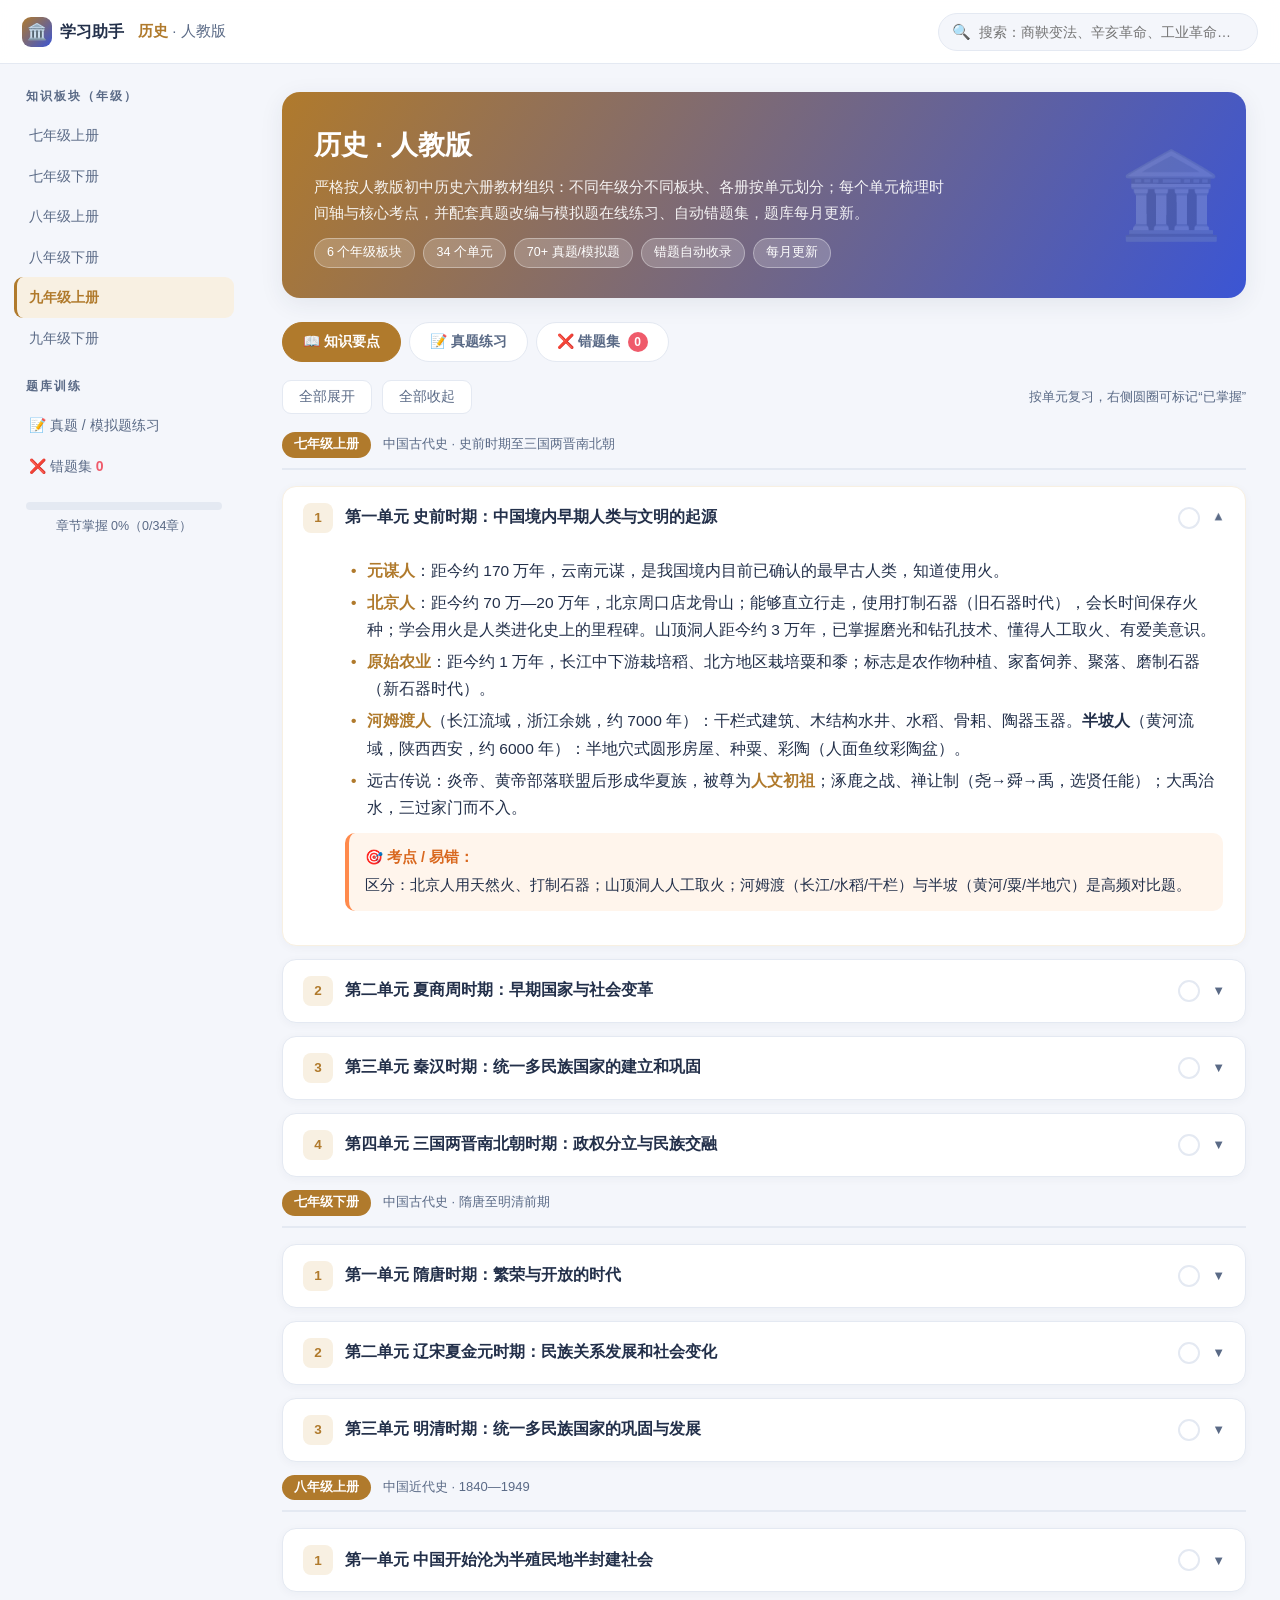
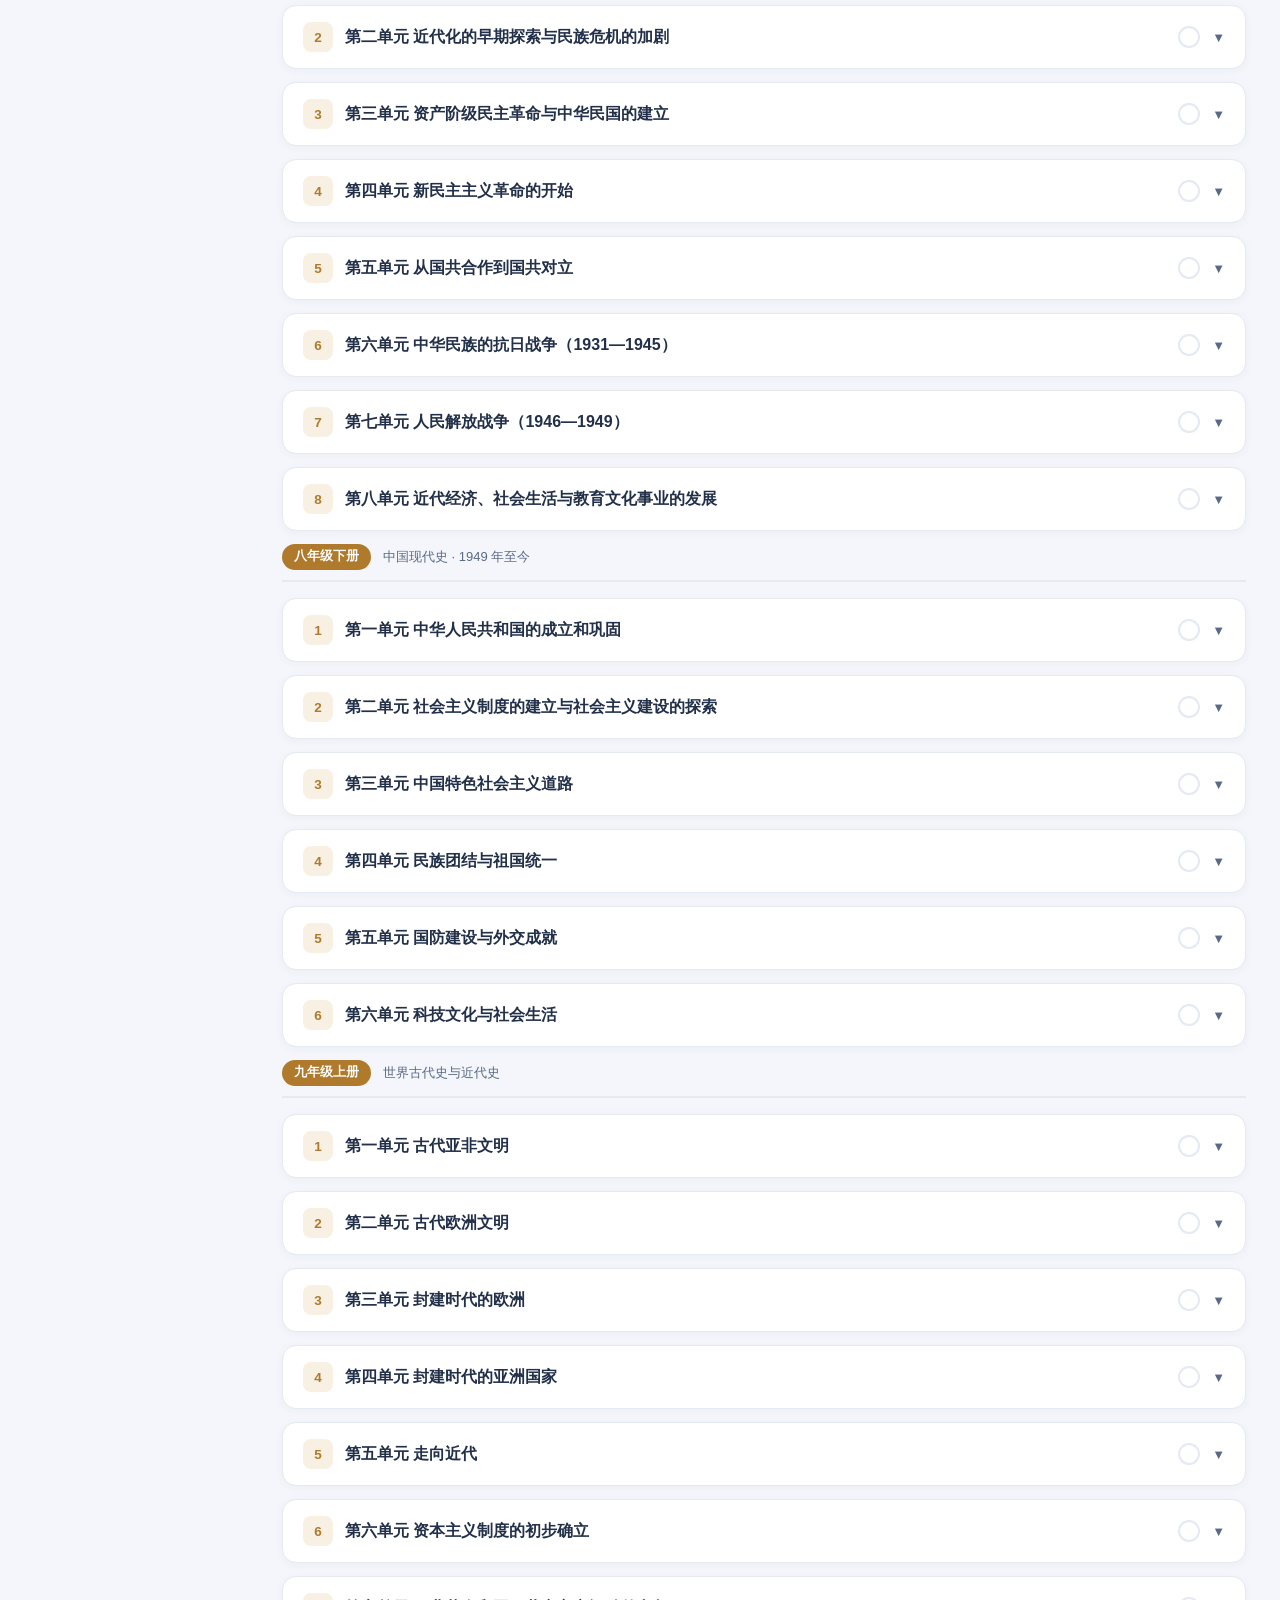
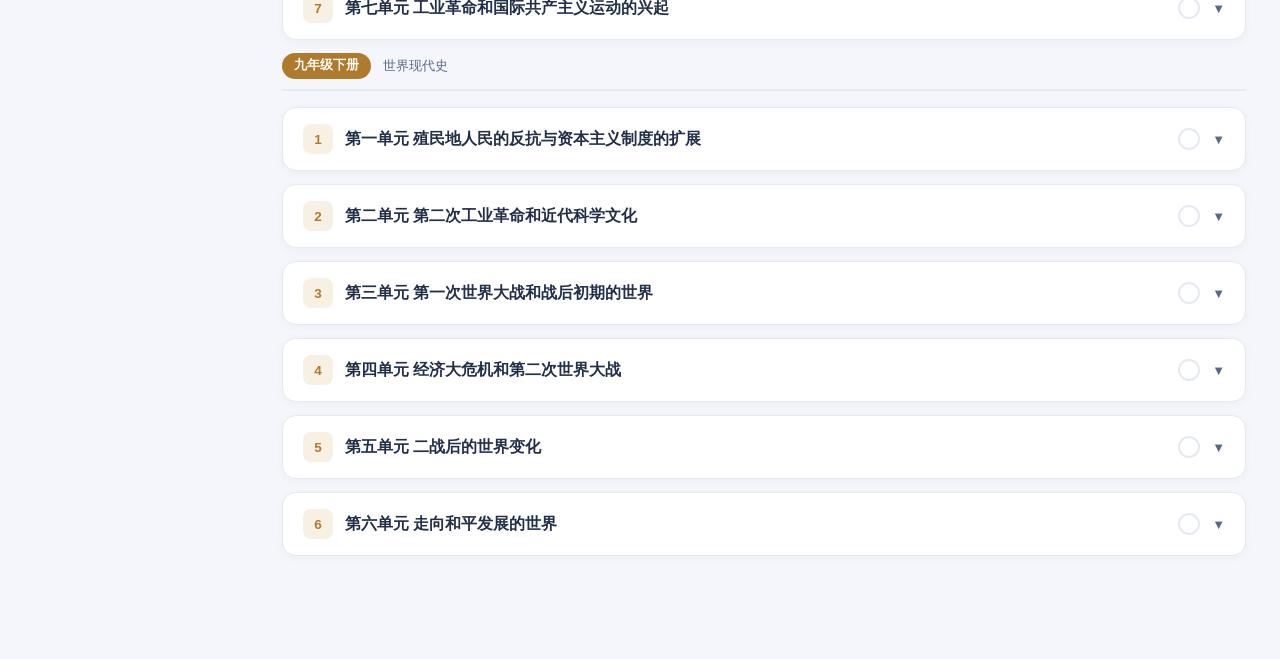
<file: history.html>
<!DOCTYPE html>
<html lang="zh-CN">
<head>
<meta charset="UTF-8">
<meta name="viewport" content="width=device-width, initial-scale=1.0">
<title>历史（人教版）· 初中学习助手</title>
<link rel="stylesheet" href="css/style.css">
</head>
<body data-subject="history">
<div class="read-progress"></div>

<header class="topbar">
  <a class="home-link" href="index.html"><span class="logo-dot">🏛️</span> 学习助手</a>
  <span class="subject-name"><b>历史</b> · 人教版</span>
  <button class="menu-btn" aria-label="菜单">☰</button>
  <div class="search-box">
    <span class="ico">🔍</span>
    <input id="searchInput" type="text" placeholder="搜索：商鞅变法、辛亥革命、工业革命…">
  </div>
</header>
<div class="sidebar-mask"></div>

<div class="layout">
  <aside class="sidebar">
    <h4>知识板块（年级）</h4>
    <nav>
      <a href="#grade-7a">七年级上册</a>
      <a href="#grade-7b">七年级下册</a>
      <a href="#grade-8a">八年级上册</a>
      <a href="#grade-8b">八年级下册</a>
      <a href="#grade-9a">九年级上册</a>
      <a href="#grade-9b">九年级下册</a>
    </nav>
    <h4 style="margin-top:18px">题库训练</h4>
    <nav>
      <a href="#quiz" data-tab="quiz">📝 真题 / 模拟题练习</a>
      <a href="#wrong" data-tab="wrong">❌ 错题集 <span class="wrong-count" style="color:var(--red);font-weight:700">0</span></a>
    </nav>
    <div class="progress-wrap">
      <div class="bar"><i></i></div>
      <p>章节掌握 <span class="pct">0%</span></p>
    </div>
  </aside>

  <main class="content">
    <section class="page-hero" data-emoji="🏛️">
      <h1>历史 · 人教版</h1>
      <p>严格按人教版初中历史六册教材组织：不同年级分不同板块、各册按单元划分；每个单元梳理时间轴与核心考点，并配套真题改编与模拟题在线练习、自动错题集，题库每月更新。</p>
      <div class="tags">
        <span>6 个年级板块</span><span>34 个单元</span><span>70+ 真题/模拟题</span><span>错题自动收录</span><span>每月更新</span>
      </div>
    </section>

    <div class="quiz-tabs">
      <button type="button" data-tab="knowledge" class="active">📖 知识要点</button>
      <button type="button" data-tab="quiz">📝 真题练习</button>
      <button type="button" data-tab="wrong">❌ 错题集 <span class="wrong-count">0</span></button>
    </div>

    <!-- ================= 知识要点 ================= -->
    <div id="knowledge">
    <div class="toolbar">
      <button id="expandAll">全部展开</button>
      <button id="collapseAll">全部收起</button>
      <span class="tip">按单元复习，右侧圆圈可标记“已掌握”</span>
    </div>

    <!-- ===== 七上 ===== -->
    <section class="grade-block" id="grade-7a">
      <h2 class="grade-title"><span class="badge">七年级上册</span><span class="en">中国古代史 · 史前时期至三国两晋南北朝</span></h2>

      <article class="chapter">
        <button type="button" class="chapter-head"><span class="ch-no">1</span><span class="ch-title">第一单元 史前时期：中国境内早期人类与文明的起源</span><span class="ch-master"></span><span class="ch-arrow">▼</span></button>
        <div class="chapter-body"><div class="chapter-body-inner">
          <ul>
            <li><b class="kw">元谋人</b>：距今约 170 万年，云南元谋，是我国境内目前已确认的最早古人类，知道使用火。</li>
            <li><b class="kw">北京人</b>：距今约 70 万—20 万年，北京周口店龙骨山；能够直立行走，使用打制石器（旧石器时代），会长时间保存火种；学会用火是人类进化史上的里程碑。山顶洞人距今约 3 万年，已掌握磨光和钻孔技术、懂得人工取火、有爱美意识。</li>
            <li><b class="kw">原始农业</b>：距今约 1 万年，长江中下游栽培稻、北方地区栽培粟和黍；标志是农作物种植、家畜饲养、聚落、磨制石器（新石器时代）。</li>
            <li><b class="kw">河姆渡人</b>（长江流域，浙江余姚，约 7000 年）：干栏式建筑、木结构水井、水稻、骨耜、陶器玉器。<b>半坡人</b>（黄河流域，陕西西安，约 6000 年）：半地穴式圆形房屋、种粟、彩陶（人面鱼纹彩陶盆）。</li>
            <li>远古传说：炎帝、黄帝部落联盟后形成华夏族，被尊为<b class="kw">人文初祖</b>；涿鹿之战、禅让制（尧→舜→禹，选贤任能）；大禹治水，三过家门而不入。</li>
          </ul>
          <div class="box exam">区分：北京人用天然火、打制石器；山顶洞人人工取火；河姆渡（长江/水稻/干栏）与半坡（黄河/粟/半地穴）是高频对比题。</div>
        </div></div>
      </article>

      <article class="chapter">
        <button type="button" class="chapter-head"><span class="ch-no">2</span><span class="ch-title">第二单元 夏商周时期：早期国家与社会变革</span><span class="ch-master"></span><span class="ch-arrow">▼</span></button>
        <div class="chapter-body"><div class="chapter-body-inner">
          <ul>
            <li>约公元前 2070 年禹建立夏王朝——中国历史上第一个王朝；禹死后启继父位，<b class="kw">世袭制代替禅让制</b>，“公天下”变“家天下”；二里头遗址反映夏王朝晚期文明。</li>
            <li>商汤灭夏；商朝青铜器与<b class="kw">甲骨文</b>（刻在龟甲兽骨上，年代最早、体系较完整的成熟文字，我国有文字可考的历史从商朝开始）；司母戊鼎是迄今世界出土最重的青铜器。</li>
            <li>武王伐纣（公元前 1046 年牧野之战）建西周；<b class="kw">分封制</b>（周王按血缘和功劳分封宗亲和功臣，授民授疆土；义务：进献贡物、服从调兵）保证了对地方的控制。</li>
            <li>公元前 770 年周平王东迁洛邑，东周分为春秋（争霸）和战国（兼并）两段；春秋霸主：齐桓公、晋文公、楚庄王、秦穆公等；战国七雄：齐楚秦燕赵魏韩（东南西北到中间）。</li>
            <li><b class="kw">商鞅变法</b>（公元前 356 年，秦孝公支持）：政治上确立县制、废除贵族世袭特权、改革户籍严明法度；经济上废除井田制允许土地买卖、鼓励耕织、统一度量衡；军事上奖励军功。使秦国国力大增，为统一奠定基础。</li>
            <li>都江堰：公元前 256 年李冰父子在成都岷江修建，发挥防洪、灌溉、水运作用，使成都平原成为“天府之国”，至今仍在使用。</li>
            <li><b class="kw">百家争鸣</b>：儒（孔子“仁”“礼”、以德治国、创办私学；孟子“仁政”“民贵君轻”；荀子“礼治”）、道（老子无为而治、事物对立转化；庄子逍遥）、墨（墨子“兼爱”“非攻”“尚贤”）、法（韩非以法治国、建立中央集权专制统治）、兵家（孙武《孙子兵法》“知彼知己”）。</li>
          </ul>
        </div></div>
      </article>

      <article class="chapter">
        <button type="button" class="chapter-head"><span class="ch-no">3</span><span class="ch-title">第三单元 秦汉时期：统一多民族国家的建立和巩固</span><span class="ch-master"></span><span class="ch-arrow">▼</span></button>
        <div class="chapter-body"><div class="chapter-body-inner">
          <ul>
            <li>公元前 221 年嬴政建立秦朝，定都咸阳，建立起我国历史上第一个统一的多民族的封建国家。</li>
            <li><b class="kw">中央集权制度</b>：最高统治者称皇帝（嬴政为始皇帝），中央设丞相（行政）、太尉（军事）、御史大夫（监察）；地方废除分封制、全面推行<b>郡县制</b>（长官由中央任免），开创历代地方行政基本模式。</li>
            <li>巩固统一措施：统一文字（小篆）、货币（圆形方孔半两钱）、度量衡、车轨；修驰道、开灵渠；北击匈奴修筑长城（西起临洮、东到辽东）；思想上“焚书坑儒”。</li>
            <li>秦的暴政引发陈胜、吴广起义（公元前 209 年大泽乡）——中国历史上第一次农民大起义；刘邦率军直抵咸阳，秦朝灭亡；楚汉之争刘邦胜。</li>
            <li>西汉建立（前 202 年，刘邦=汉高祖，都长安）；汉初“文景之治”实行休养生息（注重农业、轻徭薄赋、以德化民）。</li>
            <li><b class="kw">汉武帝巩固大一统</b>：政治上采纳主父偃“推恩令”削弱诸侯王、建立刺史制度监察地方；思想上接受董仲舒“罢黜百家，尊崇儒术”、长安办太学；经济上铸币权收归中央（五铢钱）、盐铁官营、平抑物价；军事上派卫青、霍去病北击匈奴。西汉进入鼎盛。</li>
            <li><b class="kw">丝绸之路</b>：张骞两次出使西域（前 138、前 119 年），开通了陆上丝绸之路（长安→河西走廊→西域→中亚西亚→欧洲大秦）；前 60 年西汉设<b>西域都护</b>，标志西域正式归属中央政权；东汉班超经营西域；甘英出使大秦。</li>
          </ul>
        </div></div>
      </article>

      <article class="chapter">
        <button type="button" class="chapter-head"><span class="ch-no">4</span><span class="ch-title">第四单元 三国两晋南北朝时期：政权分立与民族交融</span><span class="ch-master"></span><span class="ch-arrow">▼</span></button>
        <div class="chapter-body"><div class="chapter-body-inner">
          <ul>
            <li>200 年官渡之战曹操胜袁绍，为统一北方打下基础；208 年赤壁之战孙刘联军败曹操，为三国鼎立奠基。</li>
            <li>220 年曹丕建魏（洛阳）、221 年刘备建蜀（成都）、229 年孙权建吴（建业），三国鼎立；230 年孙权派卫温到达夷洲（今台湾）。266 年司马炎建西晋，280 年统一全国，后因“八王之乱”和内迁各族反晋灭亡（316 年）。</li>
            <li>317 年东晋建建康；420—589 年南朝（宋齐梁陈，都建康）；北方十六国后由北魏统一，随后东魏西魏北齐北周合称北朝。</li>
            <li><b class="kw">人口南迁与江南开发</b>：西晋末年以来大批北方人南迁，带去劳动力和先进生产工具技术，江南地区得到开发，为经济重心南移奠定基础。</li>
            <li>北魏孝文帝改革：迁都洛阳；说汉语、穿汉服、改汉姓、与汉联姻——促进了<b class="kw">民族交融</b>，增强北魏实力。</li>
            <li>科技文化：祖冲之把圆周率精确到小数点后第七位（3.1415926—3.1415927），《缀术》；贾思勰《齐民要术》——我国现存最早的一部完整农书；曹魏锺繇、东晋王羲之“书圣”《兰亭集序》；顾恺之《女史箴图》《洛神赋图》；山西大同云冈石窟、河南洛阳龙门石窟。</li>
          </ul>
        </div></div>
      </article>
    </section>

    <!-- ===== 七下 ===== -->
    <section class="grade-block" id="grade-7b">
      <h2 class="grade-title"><span class="badge">七年级下册</span><span class="en">中国古代史 · 隋唐至明清前期</span></h2>

      <article class="chapter">
        <button type="button" class="chapter-head"><span class="ch-no">1</span><span class="ch-title">第一单元 隋唐时期：繁荣与开放的时代</span><span class="ch-master"></span><span class="ch-arrow">▼</span></button>
        <div class="chapter-body"><div class="chapter-body-inner">
          <ul>
            <li>581 年杨坚建隋、589 年统一全国；隋炀帝时开凿<b class="kw">大运河</b>（洛阳为中心，北涿郡、南余杭，连接海河黄河淮河长江钱塘江），加强南北交流巩固统一；隋炀帝创进士科，<b>科举制正式确立</b>。618 年隋朝灭亡。</li>
            <li>618 年李渊建唐都长安；唐太宗“贞观之治”（虚心纳谏魏征、广纳贤才房玄龄杜如晦，完善三省六部制和科举制，减轻人民劳役负担）；武则天“政启开元、治宏贞观”，创殿试武举；唐玄宗前期“开元盛世”——唐朝鼎盛。</li>
            <li>经济：曲辕犁、筒车；陶瓷越窑青瓷、邢窑白瓷、唐三彩；长安是政治经济文化中心和国际大都会。</li>
            <li>民族关系：唐太宗实行开明民族政策被尊为“天可汗”；文成公主入藏嫁给松赞干布，促进吐蕃经济文化发展，奠定汉藏友好基础；唐蕃会盟碑。</li>
            <li>中外交流：日本遣唐使、鉴真东渡日本传授佛经传播唐文化；玄奘西行天竺（那烂陀寺）取经，口述《大唐西域记》；新罗派使节和留学生。</li>
            <li>755 年安禄山、史思明发动<b class="kw">安史之乱</b>，唐朝由盛转衰，此后形成藩镇割据；黄巢起义给唐朝致命打击；907 年唐朝灭亡，进入五代十国分裂时期。</li>
          </ul>
        </div></div>
      </article>

      <article class="chapter">
        <button type="button" class="chapter-head"><span class="ch-no">2</span><span class="ch-title">第二单元 辽宋夏金元时期：民族关系发展和社会变化</span><span class="ch-master"></span><span class="ch-arrow">▼</span></button>
        <div class="chapter-body"><div class="chapter-body-inner">
          <ul>
            <li>960 年赵匡胤“陈桥兵变”建北宋都东京（开封）；宋太祖加强中央集权（解除禁军将领兵权、分化事权、重文轻武）；实行<b class="kw">重文轻武政策</b>，重用文臣、发展科举。</li>
            <li>民族政权并立：契丹族建辽（耶律阿保机）、党项族建西夏（元昊）、北宋；1005 年澶渊之盟（北宋与辽）。1115 年女真族完颜阿骨打建金，1125 灭辽、1127 灭北宋（靖康之变）；赵构南迁建立南宋（临安），岳飞抗金（郾城大捷），后宋金和议对峙。</li>
            <li>宋代经济：南方水稻（占城稻、“苏湖熟天下足”）、南方丝织业、江西景德镇瓷都、造船业世界领先；商业繁荣（早市夜市、草市、纸币<b class="kw">交子</b>最早出现于北宋前期四川、海外贸易设市舶司）；<b class="kw">经济重心南移到南宋最后完成</b>（“国家根本，仰给东南”）。</li>
            <li>1206 年铁木真统一蒙古被尊为成吉思汗；1271 年忽必烈改国号元，1279 年灭南宋完成统一（陆秀夫、文天祥抗元）。</li>
            <li>元朝统治：<b class="kw">行省制度</b>（中央中书省，地方设 10 个行省），是我国省制开端；设澎湖巡检司管辖澎湖和琉球（历史上中央王朝首次在台湾地区正式建立行政机构）；设<b>宣政院</b>直接统辖西藏，西藏正式归属中央政府管辖；民族交融形成新的民族——回族。</li>
            <li>都市文化：开封、临安繁华；瓦子、勾栏娱乐；宋词（苏轼、李清照、辛弃疾）、元曲（关汉卿《窦娥冤》）、司马光《资治通鉴》（编年体通史，战国到五代）。</li>
            <li>三大发明：活字印刷术（北宋毕昇）、指南针（北宋开始用于航海、南宋广泛使用）、火药（唐朝发明、宋元广泛用于战争），加上汉代造纸术是四大发明，对世界文明发展贡献巨大。</li>
          </ul>
        </div></div>
      </article>

      <article class="chapter">
        <button type="button" class="chapter-head"><span class="ch-no">3</span><span class="ch-title">第三单元 明清时期：统一多民族国家的巩固与发展</span><span class="ch-master"></span><span class="ch-arrow">▼</span></button>
        <div class="chapter-body"><div class="chapter-body-inner">
          <ul>
            <li>1368 年朱元璋（明太祖）建明都应天府（南京）；强化皇权：废丞相和中书省、权分六部直接对皇帝负责；分散兵权；设厂卫特务机构（锦衣卫、东厂）；<b class="kw">八股取士</b>（题目来自“四书五经”，文体“八股文”，禁锢思想）。</li>
            <li>1405—1433 年<b class="kw">郑和七下西洋</b>（刘家港出发，最远到非洲东海岸和红海沿岸）：增进了中国与亚非国家地区的友好往来和经济文化交流，是世界航海史上的壮举。</li>
            <li>戚继光抗倭（台州九战九捷，民族英雄）；1553 年葡萄牙殖民者攫取在澳门的居住权。</li>
            <li>明朝科技：李时珍《本草纲目》（药物学巨著）、宋应星《天工开物》（“中国 17 世纪的工艺百科全书”）、徐光启《农政全书》；文学：罗贯中《三国演义》、施耐庵《水浒传》、吴承恩《西游记》；汤显祖《牡丹亭》；明长城（东起鸭绿江、西至嘉峪关）；北京城（紫禁城=故宫，世界最宏大最辉煌的皇家建筑群）。</li>
            <li>李自成起义军 1644 年攻入北京，明朝灭亡；吴三桂引清兵入关。</li>
            <li>1616 年努尔哈赤建后金，1636 年皇太极改国号清，1644 年入关定都北京。</li>
            <li><b class="kw">统一多民族国家的巩固</b>：①1662 年郑成功从荷兰殖民者手中收复台湾；1684 年清朝设台湾府隶属福建省，1885 年正式建省。②对西藏：册封达赖喇嘛、班禅额尔德尼，1727 年设<b>驻藏大臣</b>监督地方政务，颁布《钦定藏内善后章程》29 条、金瓶掣签。③西北：康熙平定噶尔丹叛乱；乾隆平定回部大小和卓叛乱，设<b>伊犁将军</b>管辖整个新疆；土尔扈特部回归。④雅克萨之战击败沙俄，1689 年签第一个平等边界条约《尼布楚条约》。</li>
            <li>清朝经济：农业恢复发展，出现比较成熟的<b class="kw">手工工场</b>，晋商、徽商等商帮；人口增长迅速（乾隆末年达 3 亿）。</li>
            <li>君主专制顶峰：雍正时设<b class="kw">军机处</b>（军国大事由皇帝裁决）；大兴<b>文字狱</b>、推崇专制、实行文化专制；闭关锁国（只开放广州一处通商，广州十三行经营），使中国逐渐落伍于世界历史进程。</li>
            <li>文学：曹雪芹《红楼梦》（中国古典小说巅峰，思想性艺术性最高）；京剧（道光年间徽调融合汉调形成，“国粹”）。</li>
          </ul>
        </div></div>
      </article>
    </section>

    <!-- ===== 八上 ===== -->
    <section class="grade-block" id="grade-8a">
      <h2 class="grade-title"><span class="badge">八年级上册</span><span class="en">中国近代史 · 1840—1949</span></h2>

      <article class="chapter">
        <button type="button" class="chapter-head"><span class="ch-no">1</span><span class="ch-title">第一单元 中国开始沦为半殖民地半封建社会</span><span class="ch-master"></span><span class="ch-arrow">▼</span></button>
        <div class="chapter-body"><div class="chapter-body-inner">
          <ul>
            <li>1839 年林则徐<b class="kw">虎门销烟</b>（6 月 3 日—25 日，显示反抗外来侵略坚强意志，是中国人民禁烟斗争伟大胜利）。</li>
            <li>1840—1842 年鸦片战争，1842 年签中英《南京条约》：割香港岛、赔款 2100 万银元、开放广州厦门福州宁波上海五口通商、协定关税。<b class="kw">中国开始沦为半殖民地半封建社会，是中国近代史的开端</b>。</li>
            <li>1856—1860 年第二次鸦片战争（英法主凶、美俄帮凶）：1860 年英法联军火烧圆明园；沙俄通过《瑷珲条约》等割占中国东北和西北 150 多万平方千米领土（近代割地最多）；《天津条约》《北京条约》使半殖民地化程度进一步加深。</li>
            <li><b class="kw">太平天国运动</b>（1851 金田起义—1864 天京陷落）：洪秀全、《天朝田亩制度》（“有田同耕”，空想性）、洪仁玕《资政新篇》（最早提出在中国发展资本主义的方案）；是中国历史上规模最宏大的一次农民战争，沉重打击清朝统治和外国侵略势力。</li>
          </ul>
        </div></div>
      </article>

      <article class="chapter">
        <button type="button" class="chapter-head"><span class="ch-no">2</span><span class="ch-title">第二单元 近代化的早期探索与民族危机的加剧</span><span class="ch-master"></span><span class="ch-arrow">▼</span></button>
        <div class="chapter-body"><div class="chapter-body-inner">
          <ul>
            <li><b class="kw">洋务运动</b>（19 世纪 60—90 年代）：中央奕䜣，地方曾国藩、李鸿章、左宗棠、张之洞；口号“自强”（安庆内军械所、江南制造总局、福州船政局等军事工业，建新式海陆军、北洋舰队）“求富”（轮船招商局、开平煤矿、汉阳铁厂、湖北织布局等民用工业）；办新式学堂（京师同文馆）、派留学生。是中国历史上第一次近代化运动，客观上促进民族资本主义产生、对外国资本入侵起一定抵制作用，但没使中国富强。</li>
            <li>1894—1895 年甲午中日战争：平壤战役、黄海海战（邓世昌与致远舰全舰殉国）、辽东半岛战役（旅顺屠城）、威海卫战役（北洋舰队全军覆没）。</li>
            <li><b class="kw">《马关条约》</b>（1895，李鸿章与伊藤博文）：清政府割辽东半岛（三国干涉还辽）、台湾全岛及所有附属各岛屿、澎湖列岛给日本；赔白银 2 亿两；开放沙市重庆苏州杭州；允许日本在通商口岸开设工厂（便利列强资本输出，阻碍中国民族工业发展）。<b>大大加深了半殖民地化程度</b>，列强随即掀起瓜分中国狂潮（强租海湾、划分势力范围、美国“门户开放”）。</li>
            <li><b class="kw">戊戌变法</b>：1895 年公车上书拉开序幕；维新派康有为、梁启超、谭嗣同，办《时务报》《国闻报》、组织强学会；1898 年（戊戌年）6 月 11 日—9 月 21 日光绪帝颁布“明定国是”诏书推行变法（百日维新）：裁撤冗官冗员、鼓励私人兴办工矿企业、改革财政、废除八股改试策论、开办新式学堂（京师大学堂）、裁减绿营。慈禧太后发动戊戌政变，杀害“戊戌六君子”，变法失败。在思想文化方面产生了广泛而持久的影响（思想启蒙）。</li>
            <li>义和团运动（“扶清灭洋”）抗击八国联军；1900 年八国联军侵华，攻占北京烧杀抢掠。</li>
            <li><b class="kw">《辛丑条约》</b>（1901）：赔白银 4.5 亿两（本息 9.8 亿两）；清政府保证严禁人民参加各种形式的反帝活动；拆毁大沽炮台，允许外国军队驻扎北京到山海关铁路沿线；划定东交民巷为使馆界不准中国人居住。<b>清政府沦为帝国主义列强统治中国的工具，中国完全陷入半殖民地半封建社会的深渊</b>。</li>
          </ul>
        </div></div>
      </article>

      <article class="chapter">
        <button type="button" class="chapter-head"><span class="ch-no">3</span><span class="ch-title">第三单元 资产阶级民主革命与中华民国的建立</span><span class="ch-master"></span><span class="ch-arrow">▼</span></button>
        <div class="chapter-body"><div class="chapter-body-inner">
          <ul>
            <li>孙中山早年革命：1894 年在檀香山成立兴中会（第一个资产阶级革命团体，“振兴中华”）；广州起义失败后流亡海外。</li>
            <li>1905 年在日本东京成立<b class="kw">中国同盟会</b>（第一个全国规模的统一的资产阶级革命政党）；机关报《民报》；政治纲领“驱除鞑虏，恢复中华，创立民国，平均地权”，阐发为<b>三民主义</b>（民族、民权、民生），成为辛亥革命指导思想。</li>
            <li>革命志士起义：萍浏醴起义、安庆起义、广西起义、1911 年 4 月黄花岗起义（黄兴，七十二烈士）。</li>
            <li><b class="kw">辛亥革命</b>：1911 年 10 月 10 日武昌起义成功，各省纷纷响应（因这一年是农历辛亥年）；1912 年 1 月 1 日孙中山在南京宣誓就职，中华民国临时政府成立，改用公历，以中华民国纪年。</li>
            <li>1912 年 2 月 12 日宣统帝下诏退位，清朝 260 多年统治结束；3 月颁布《中华民国临时约法》（中国历史上第一部资产阶级共和国宪法性质的文件）。</li>
            <li>意义：推翻了清王朝反动统治，<b class="kw">宣告中国两千多年君主专制制度终结</b>；开创了完全意义上的近代民族民主革命，极大推动了中华民族思想解放。局限：革命果实被袁世凯窃取，中国半殖民地半封建社会性质没有改变。</li>
            <li>袁世凯建立北洋政府，破坏责任内阁制（宋教仁遇刺）、镇压二次革命、复辟帝制（接受日本“二十一条”大部分内容，1916 年称帝失败死去）；之后中国陷入北洋军阀割据混战（直系、皖系、奉系等）。</li>
          </ul>
        </div></div>
      </article>

      <article class="chapter">
        <button type="button" class="chapter-head"><span class="ch-no">4</span><span class="ch-title">第四单元 新民主主义革命的开始</span><span class="ch-master"></span><span class="ch-arrow">▼</span></button>
        <div class="chapter-body"><div class="chapter-body-inner">
          <ul>
            <li><b class="kw">新文化运动</b>：1915 年陈独秀在上海创办《青年杂志》（后改《新青年》）开始；阵地《新青年》和北京大学；代表陈独秀、李大钊、胡适、鲁迅；口号“民主”（德先生）“科学”（赛先生）；内容：抨击旧道德旧文化（鲁迅《狂人日记》第一部白话小说）、提倡民主与科学、推倒旧文学建设新文学（胡适《文学改良刍议》、陈独秀《文学革命论》）。是一次伟大的思想解放运动；十月革命后李大钊《我的马克思主义观》等在中国最早传播马克思主义。</li>
            <li><b class="kw">五四运动</b>：1919 年巴黎和会中国外交失败（列强把德国在山东的特权转让给日本）；5 月 4 日北京学生游行（“外争主权，内除国贼”“誓死力争，还我青岛”“废除二十一条”“拒绝在和约上签字”）；6 月 5 日后中心转移到上海，工人阶级成为主力，商人罢市；结果：北洋政府释放被捕学生、罢免曹汝霖等人职务、中国代表没有在“巴黎和约”上签字。</li>
            <li>意义：是一场彻底反帝反封建的伟大爱国革命运动、伟大社会革命运动、伟大思想启蒙运动；<b class="kw">中国工人阶级开始登上政治舞台，是中国新民主主义革命的开端</b>；促进了马克思主义在中国传播和与工人运动结合，为中国共产党成立做了思想上干部上的准备。</li>
            <li><b class="kw">中国共产党诞生</b>：1920 年陈独秀在上海建立第一个共产党早期组织；1921 年 7 月中共一大在上海召开（后转移到浙江嘉兴南湖游船），确定党的名称、奋斗目标（推翻资产阶级政权、建立无产阶级专政、实现共产主义）、中心工作（领导和组织工人运动）、成立中央局陈独秀为书记。意义：中国共产党的诞生是中国历史上开天辟地的大事，中国革命面貌从此焕然一新。</li>
            <li>1922 年中共二大制定党的最低纲领（打倒军阀、推翻帝国主义、将中国统一为真正的民主共和国）——中国共产党第一次提出彻底的反帝反封建民主革命纲领。全国工人运动高涨：香港海员大罢工、1923 年京汉铁路工人大罢工（林祥谦）。</li>
          </ul>
        </div></div>
      </article>

      <article class="chapter">
        <button type="button" class="chapter-head"><span class="ch-no">5</span><span class="ch-title">第五单元 从国共合作到国共对立</span><span class="ch-master"></span><span class="ch-arrow">▼</span></button>
        <div class="chapter-body"><div class="chapter-body-inner">
          <ul>
            <li>1924 年国民党一大在广州召开，标志着<b class="kw">国共第一次合作正式建立</b>；孙中山创办黄埔军校（蒋介石任校长、周恩来任政治部主任），培养军事政治人才。</li>
            <li>1926 年广州国民政府北伐，对象吴佩孚、孙传芳、张作霖；叶挺率领第四军独立团屡建奇功（“铁军”，汀泗桥、贺胜桥、武昌战役）；北伐战争基本推翻北洋军阀统治。</li>
            <li>1927 年蒋介石发动四一二反革命政变、汪精卫发动七一五反革命政变，第一次国共合作破裂、大革命失败；南京国民政府建立（代表大地主大资产阶级利益）。</li>
            <li><b class="kw">南昌起义</b>：1927 年 8 月 1 日，周恩来、贺龙、叶挺、朱德、刘伯承领导，<b>打响了武装反抗国民党反动派的第一枪，是创建人民军队的开始</b>（8 月 1 日建军节）。</li>
            <li>1927 年 8 月 7 日“八七会议”确定土地革命和武装反抗国民党反动派总方针，毛泽东提出“政权是由枪杆子中取得”；秋收起义（1927 年秋）进攻长沙受挫后转向农村。</li>
            <li><b class="kw">井冈山道路</b>：1927 年 10 月毛泽东创建第一个农村革命根据地——井冈山革命根据地；1928 年朱德、陈毅率南昌起义余部和湘南起义部队与毛泽东会师（井冈山会师，组建中国工农红军第四军）；开创了“农村包围城市、武装夺取政权”的工农武装割据道路。</li>
            <li><b class="kw">红军长征</b>（1934.10—1936.10）：第五次反“围剿”失利，中央红军从瑞金出发突围；突破四道封锁线→强渡乌江→1935 年 1 月占领遵义→<b>遵义会议</b>（纠正博古等军事组织“左”倾错误，确立以毛泽东为主要代表的马克思主义正确路线在党中央的领导地位；是党的历史上生死攸关的转折点，是中共从幼年走向成熟的标志）→四渡赤水（打乱敌人追剿计划）→巧渡金沙江（跳出敌人重重包围）→强渡大渡河、飞夺泸定桥→翻雪山、过草地→1935 年 10 月中央红军到达陕甘革命根据地吴起镇→1936 年 10 月红军三大主力甘肃会宁会师，长征胜利结束。</li>
          </ul>
        </div></div>
      </article>

      <article class="chapter">
        <button type="button" class="chapter-head"><span class="ch-no">6</span><span class="ch-title">第六单元 中华民族的抗日战争（1931—1945）</span><span class="ch-master"></span><span class="ch-arrow">▼</span></button>
        <div class="chapter-body"><div class="chapter-body-inner">
          <ul>
            <li><b class="kw">九一八事变</b>（1931.9.18，沈阳柳条湖）：日本蓄意炸毁南满铁路路轨并嫁祸中国军队，以此为借口发动事变；东北三省沦陷，中国人民抗日战争起点，揭开世界反法西斯战争序幕；东北各族民众组织抗日义勇军，杨靖宇等人在东北组织游击队（东北抗日联军）。</li>
            <li>1935 年日本策划“华北自治运动”，中华民族面临亡国灭种危机；“一二·九运动”（北平学生“停止内战，一致抗日”）促进了全国抗日救亡运动新高潮。</li>
            <li>1936 年 12 月 12 日张学良、杨虎城发动<b class="kw">西安事变</b>（“兵谏”，逼蒋抗日）；中国共产党从全民族利益出发主张和平解决，派周恩来参加谈判；蒋介石被迫接受停止内战、联共抗日等条件。意义：揭开了国共两党由内战到联合抗日的序幕，<b>十年内战基本停止，抗日民族统一战线初步形成</b>。</li>
            <li><b class="kw">七七事变（卢沟桥事变）</b>（1937.7.7）：标志着中国全民族抗战的开始；国共第二次合作，抗日民族统一战线正式建立（中国工农红军主力改编为八路军、新四军）；淞沪会战（持续三个月，打破日本 3 个月灭亡中国的迷梦，姚子青、谢晋元四行仓库保卫战）。</li>
            <li>1937 年 12 月 13 日日军攻陷南京，制造<b class="kw">南京大屠杀</b>（屠杀手无寸铁居民和放下武器士兵 30 万人以上）；国民政府迁往重庆。</li>
            <li>正面战场：台儿庄战役（1938 年李宗仁，抗战以来中国正面战场取得的最大的一场胜仗）；保卫大武汉（武汉会战使日本企图迅速灭亡中国的既定战略彻底破灭，抗战进入相持阶段）；第三次长沙会战（在国内外产生积极影响）；豫湘桂战役大溃败。</li>
            <li>敌后战场：平型关大捷（全民族抗战以来中国军队在正面战场取得的第一个胜利，粉碎“日军不可战胜”神话）；1940 年彭德怀指挥<b class="kw">百团大战</b>（在华北对日军发动的一场大规模进攻，有力打击日军嚣张气焰，提高共产党和八路军威望）；建立抗日根据地（延安是战略总后方和指挥中枢），开展地道战、地雷战、破袭战、游击战；根据地建立抗日民主政权、实行减租减息土地政策。</li>
            <li>1945 年 4 月中共七大在延安召开：制定党的政治路线，<b class="kw">把毛泽东思想确立为党的指导思想并写入党章</b>。</li>
            <li>1945 年 8 月 6 日、9 日美国向日本广岛、长崎投掷原子弹；8 月 8 日苏联对日宣战出兵中国东北；8 月 9 日毛泽东发表《对日寇的最后一战》；<b class="kw">8 月 15 日日本天皇宣布无条件投降，9 月 2 日正式签署投降书，中国抗日战争取得胜利，台湾回到祖国怀抱</b>。</li>
            <li>胜利原因：巨大的民族觉醒、空前的民族团结和英勇的民族抗争是决定性因素；中国共产党在全民族团结抗战中发挥了<b class="kw">中流砥柱</b>的作用；世界上一切爱好和平与正义的国家人民的支持。意义：是中国近代以来反抗外敌入侵第一次取得完全胜利的民族解放战争，促进了民族觉醒，为中国共产党带领中国人民实现彻底的民族独立和人民解放奠定了重要基础，中国国际地位得到提高，对世界反法西斯战争胜利、维护世界和平作出巨大贡献。</li>
          </ul>
        </div></div>
      </article>

      <article class="chapter">
        <button type="button" class="chapter-head"><span class="ch-no">7</span><span class="ch-title">第七单元 人民解放战争（1946—1949）</span><span class="ch-master"></span><span class="ch-arrow">▼</span></button>
        <div class="chapter-body"><div class="chapter-body-inner">
          <ul>
            <li><b class="kw">重庆谈判</b>（1945.8—10）：蒋介石三次电邀毛泽东到重庆面商国家大计；毛泽东亲赴重庆（争取和平民主、戳穿蒋介石假和平阴谋）；双方签署《政府与中共代表会谈纪要》（“双十协定”）：避免内战、建设独立自由和富强的新中国；政治协商会议在重庆召开。</li>
            <li>1946 年 6 月蒋介石公然违背“双十协定”，全力围攻中原解放区，发动全面内战；1947 年国民党重点进攻陕北解放区和山东解放区（毛泽东等率中共中央转战陕北；彭德怀率西北野战军取得青化砭、沙家店等战役胜利；山东孟良崮战役消灭国民党王牌主力整编第七十四师）。</li>
            <li>解放区土地改革：1947 年《中国土地法大纲》规定没收地主土地、废除封建剥削土地制度、实行耕者有其田；激发农民革命和生产积极性，为人民解放战争胜利提供人力物力保障。</li>
            <li><b class="kw">战略进攻</b>：1947 年夏刘伯承、邓小平率晋冀鲁豫解放军主力千里挺进大别山，直接威胁南京、武汉，揭开了人民解放军战略进攻的序幕。</li>
            <li><b class="kw">三大战役</b>（1948.9—1949.1）：①辽沈战役（林彪、罗荣桓，解放东北全境，人民解放军在数量上取得优势）；②淮海战役（刘伯承、陈毅、邓小平、粟裕、谭震林，以徐州为中心，解放长江中下游以北广大地区，陈毅“淮海战役是人民群众用小车推出来的”）；③平津战役（北平和平解放，使华北全境基本解放）。共歼灭和改编国民党军队 154 万余人，基本消灭国民党军队主力。</li>
            <li>1949 年 4 月人民解放军<b class="kw">百万雄师兵分三路横渡长江（渡江战役）</b>，4 月 23 日解放南京，结束了国民党在大陆的统治；国民党残余势力退往台湾。</li>
          </ul>
        </div></div>
      </article>

      <article class="chapter">
        <button type="button" class="chapter-head"><span class="ch-no">8</span><span class="ch-title">第八单元 近代经济、社会生活与教育文化事业的发展</span><span class="ch-master"></span><span class="ch-arrow">▼</span></button>
        <div class="chapter-body"><div class="chapter-body-inner">
          <ul>
            <li>民族资本主义发展：19 世纪六七十年代产生；甲午战后初步发展（张謇“实业救国”创办大生纱厂）；辛亥革命后掀起发展实业热潮；第一次世界大战期间（1914—1918）列强忙于欧洲战事暂时放松对中国经济侵略，中国民族工业出现“<b class="kw">短暂的春天</b>”；受帝国主义、封建主义、官僚资本主义“三座大山”压迫，总体落后，资金少规模小技术差，主要集中在轻工业和沿海沿江大城市。</li>
            <li>社会生活：19 世纪 70 年代后火车、轮船、电车、汽车、飞机传入；19 世纪 70 年代有线电报传入；近代通信（电话、邮政）改变了人们的联系方式；辛亥革命后民国政府强令男子剪掉辫子、女子停止缠足、废除跪拜礼代之以鞠躬握手、取消“老爷”“大人”称谓代之以“先生”；西餐、洋酒、公园、咖啡馆、婚丧简办等。</li>
            <li>教育：洋务运动时期创办京师同文馆等新式学堂；百日维新期间创办<b class="kw">京师大学堂</b>（中国近代第一所国家建立的最高学府，辛亥革命后改名北京大学）；1905 年清政府谕令停止科举考试，<b>存在约 1300 年的科举制度结束</b>；清政府通令兴办学堂、颁布各级学堂章程统一学制。</li>
            <li>新闻出版：1872 年《申报》在上海创办（近代中国存在时间最长的中文报纸）；商务印书馆（1897 年上海，近代中国人创办的第一个也是规模最大的文化出版机构）；《新青年》《生活》等。</li>
            <li>文学：鲁迅《狂人日记》《阿 Q 正传》（批判封建礼教和愚昧）；郭沫若《女神》；茅盾《子夜》；曹禺《雷雨》；巴金《家》；老舍《骆驼祥子》。绘画：齐白石、徐悲鸿《愚公移山》《田横五百士》；聂耳《义勇军进行曲》（田汉作词，后定为国歌）；冼星海《黄河大合唱》。</li>
          </ul>
        </div></div>
      </article>
    </section>

    <!-- ===== 八下 ===== -->
    <section class="grade-block" id="grade-8b">
      <h2 class="grade-title"><span class="badge">八年级下册</span><span class="en">中国现代史 · 1949 年至今</span></h2>

      <article class="chapter">
        <button type="button" class="chapter-head"><span class="ch-no">1</span><span class="ch-title">第一单元 中华人民共和国的成立和巩固</span><span class="ch-master"></span><span class="ch-arrow">▼</span></button>
        <div class="chapter-body"><div class="chapter-body-inner">
          <ul>
            <li>1949 年 9 月第一届中国人民政治协商会议在北平召开：通过《中国人民政治协商会议共同纲领》（临时宪法作用）；决定成立中华人民共和国，通过国旗、国歌（《义勇军进行曲》为代国歌）、首都（北平改名北京）、公元纪年，决定建立人民英雄纪念碑。</li>
            <li><b class="kw">开国大典</b>：1949 年 10 月 1 日，毛泽东向全世界宣告中华人民共和国中央人民政府成立。意义：开辟了中国历史新纪元；中国人民经过一百多年英勇斗争推翻了帝国主义、封建主义和官僚资本主义统治；<b>中国真正成为独立自主的国家，占人类总数四分之一的中国人从此站起来了</b>；壮大了世界和平民主和社会主义力量。</li>
            <li>1951 年<b class="kw">西藏和平解放</b>（阿沛·阿旺晋美为首席代表），祖国大陆获得统一，各族人民实现大团结。</li>
            <li><b class="kw">抗美援朝</b>（1950.10—1953.7）：美军入侵朝鲜战火烧到中朝边境并派第七舰队侵入台湾海峡干涉中国内政；以彭德怀为司令员的中国人民志愿军入朝作战（黄继光用胸膛堵住敌人机枪射口、邱少云烈火中严守潜伏纪律、杨根思等“最可爱的人”）；1953 年 7 月美国被迫在停战协定上签字。意义：为我国经济建设赢得一个相对稳定的和平环境，大大提高了我国的国际地位。</li>
            <li><b class="kw">土地改革</b>（1950—1952 年底）：依据 1950 年《中华人民共和国土地改革法》，废除地主阶级封建剥削的土地所有制、实行农民的土地所有制（注意：土地所有权性质仍是私有的）。意义：彻底摧毁了存在 2000 多年的封建土地制度，消灭了地主阶级，农民成为土地的主人，巩固了人民政权，大大解放了农村生产力，为国家工业化建设准备了条件。</li>
          </ul>
        </div></div>
      </article>

      <article class="chapter">
        <button type="button" class="chapter-head"><span class="ch-no">2</span><span class="ch-title">第二单元 社会主义制度的建立与社会主义建设的探索</span><span class="ch-master"></span><span class="ch-arrow">▼</span></button>
        <div class="chapter-body"><div class="chapter-body-inner">
          <ul>
            <li><b class="kw">第一个五年计划</b>（1953—1957）：集中主要力量发展重工业（受苏联影响）；成就：鞍山钢铁公司无缝钢管厂三大工程、长春第一汽车制造厂（解放牌汽车）、沈阳第一机床厂和飞机制造厂、武汉长江大桥（“一桥飞架南北”）、川藏青藏新藏公路；以苏联帮助兴建的 156 个项目为中心。我国开始改变工业落后面貌，向社会主义工业化迈进。</li>
            <li><b class="kw">人民代表大会制度</b>：1954 年 9 月第一届全国人民代表大会在北京召开，通过《中华人民共和国宪法》——我国第一部社会主义类型的宪法，也是我国有史以来真正反映人民利益的宪法，以国家根本大法形式确定了人民代表大会制度（根本政治制度）。</li>
            <li><b class="kw">三大改造</b>（1953—1956 年底）：对农业、手工业（走合作化道路，建立生产合作社）和资本主义工商业（实行公私合营，实行和平赎买政策，是中国社会主义改造的创举）的社会主义改造。意义：实现了生产资料私有制向社会主义公有制的转变，<b>社会主义基本制度在我国建立起来，我国从此进入社会主义初级阶段</b>。</li>
            <li>探索中的良好开端与失误：1956 年中共八大正确分析国内主要矛盾（人民对于经济文化迅速发展的需要同当前经济文化不能满足人民需要的状况之间的矛盾），是探索建设社会主义道路的良好开端；1958 年提出“鼓足干劲、力争上游、多快好省地建设社会主义”总路线，发动“<b class="kw">大跃进</b>”（高指标、瞎指挥、浮夸风，大炼钢铁）和人民公社化运动（“一大二公”、共产风），反映了迫切要求改变经济落后面貌的愿望但急于求成，忽视客观经济规律，加上自然灾害等因素，1959—1961 年我国国民经济发生严重困难；“调整、巩固、充实、提高”八字方针使经济逐步恢复。</li>
            <li>1966—1976 年“文化大革命”是一场由领导者错误发动、被反革命集团利用、给党和国家及各族人民带来严重灾难的内乱（最大冤案：国家主席刘少奇遭迫害）；1971 年“九一三事件”林彪反革命集团被粉碎；1976 年 10 月粉碎江青反革命集团，“文化大革命”结束。教训：必须健全民主与法制、坚持以经济建设为中心。</li>
            <li>建设成就与模范人物：武汉、包头两大钢铁基地，大庆油田、胜利油田、大港油田（实现原油和石油产品全部自给）；人工合成结晶牛胰岛素；新兴电子、原子能、航天工业从无到有；兰新、兰青、包兰铁路；水利：河南林县红旗渠。模范：“铁人”王进喜、党的好干部焦裕禄（河南兰考县委书记）、解放军好战士雷锋、“两弹元勋”邓稼先。</li>
          </ul>
        </div></div>
      </article>

      <article class="chapter">
        <button type="button" class="chapter-head"><span class="ch-no">3</span><span class="ch-title">第三单元 中国特色社会主义道路</span><span class="ch-master"></span><span class="ch-arrow">▼</span></button>
        <div class="chapter-body"><div class="chapter-body-inner">
          <ul>
            <li>真理标准问题大讨论：1978 年《光明日报》发表《实践是检验真理的唯一标准》，冲破“两个凡是”束缚，为中共十一届三中全会召开奠定思想基础。</li>
            <li><b class="kw">中共十一届三中全会</b>（1978 年 12 月，北京）：冲破长期“左”的错误的严重束缚，确立了解放思想、开动脑筋、实事求是、团结一致向前看的指导方针；作出把党和国家的工作中心转移到经济建设上来、实行改革开放的历史性决策。意义：是新中国成立以来党的历史上具有深远意义的<b>伟大转折</b>，开启了改革开放和社会主义现代化建设新时期，实际上形成了以邓小平为核心的党的第二代中央领导集体。</li>
            <li><b class="kw">对内改革</b>：农村率先突破——安徽凤阳小岗村实行分田包干到户、自负盈亏，中央推广为<b class="kw">家庭联产承包责任制</b>（在土地公有的基础上，把土地长期承包给农户使用，分户经营、自负盈亏，“交够国家的、留足集体的、剩下都是自己的”），激发农民劳动热情，农业生产和农民收入均有很大提高；随后乡镇企业迅速发展。城市改革从 1984 年开始，重点是国有企业改革（中心环节是增强企业活力，实行政企分开、经营责任制、多种所有制并存、按劳分配为主多种分配方式并存；1992 年中共十四大提出建立社会主义市场经济体制后，改革步伐加快）。</li>
            <li><b class="kw">对外开放</b>：1980 年设深圳、珠海、汕头、厦门 4 个经济特区（深圳成为经济特区代表和对外开放“窗口”，“深圳速度”）；1984 年开放大连、天津、青岛、上海、广州等 14 个沿海城市；1985 年开辟长江三角洲、珠江三角洲、闽南三角地区等沿海经济开放区；1988 年海南岛建省并成为最大经济特区；1990 年建立上海浦东开发区；1992 年后陆续开放内地城市。形成<b>“经济特区—沿海开放城市—沿海经济开放区—内地”</b>的全方位、多层次、宽领域开放格局；2001 年 12 月中国加入世界贸易组织。</li>
            <li><b class="kw">邓小平理论</b>：1982 年中共十二大邓小平提出“走自己的道路，建设有中国特色的社会主义”；1987 年中共十三大系统阐述社会主义初级阶段理论、概括“一个中心、两个基本点”（以经济建设为中心，坚持四项基本原则，坚持改革开放）为核心的基本路线；1992 年邓小平南方谈话（“发展才是硬道理”“计划和市场都是经济手段”）进一步解放思想；中共十四大明确建立社会主义市场经济体制目标；1997 年中共十五大<b class="kw">把邓小平理论确立为党的指导思想</b>。邓小平是我国改革开放和社会主义现代化建设的总设计师。</li>
            <li>2002 年中共十六大“三个代表”重要思想确立为党的指导思想；2007 年中共十七大科学发展观写入党章（2012 年十八大确立为指导思想）。</li>
            <li>2012 年中共十八大以来<b class="kw">中国特色社会主义进入新时代</b>：2017 年中共十九大把习近平新时代中国特色社会主义思想确立为党必须长期坚持的指导思想；我国社会主要矛盾转化为<b>人民日益增长的美好生活需要和不平衡不充分的发展之间的矛盾</b>；“两个一百年”奋斗目标（到 2021 年全面建成小康社会已实现；到中华人民共和国成立 100 年时建成富强民主文明和谐美丽的社会主义现代化强国，分两步走：2020—2035 基本实现社会主义现代化，2035—本世纪中叶建成现代化强国）；“四个全面”战略布局；“创新、协调、绿色、开放、共享”新发展理念；2021 年脱贫攻坚战取得全面胜利、全面建成小康社会，实现第一个百年奋斗目标。</li>
          </ul>
        </div></div>
      </article>

      <article class="chapter">
        <button type="button" class="chapter-head"><span class="ch-no">4</span><span class="ch-title">第四单元 民族团结与祖国统一</span><span class="ch-master"></span><span class="ch-arrow">▼</span></button>
        <div class="chapter-body"><div class="chapter-body-inner">
          <ul>
            <li><b class="kw">民族区域自治制度</b>：是在国家统一领导下，在少数民族聚居的地方实行区域自治，设立自治机关行使自治权；是我国的一项基本政治制度。1949 年《共同纲领》确定、1954 年宪法明确；目前全国有 5 个省级民族自治区（内蒙古、新疆、广西、宁夏、西藏）；实现了少数民族当家作主，维护了国家统一和民族团结。国家采取许多优惠政策促进民族地区发展（西部大开发、青藏铁路 2006 年全线通车）。</li>
            <li><b class="kw">“一国两制”</b>：进入改革开放新时期后邓小平从维护祖国和中华民族根本利益出发创造性提出，含义是在祖国统一的前提下，国家的主体坚持社会主义制度，台湾、香港、澳门保持原有的资本主义制度和生活方式长期不变；最早为解决台湾问题提出，成功实践于香港、澳门。</li>
            <li>1997 年 7 月 1 日香港回归（中华人民共和国香港特别行政区成立，董建华为第一任行政长官）；1999 年 12 月 20 日澳门回归（何厚铧为第一任行政长官）。标志着中国人民洗雪了百年国耻，在完成祖国统一大业道路上迈出重要一步；港澳回归以来与祖国内地优势互补、共同发展。</li>
            <li>海峡两岸交往：对台基本方针“<b class="kw">和平统一、一国两制</b>”，“九二共识”（海峡两岸均坚持一个中国原则，1992 年海协会与海基会达成）；1987 年台湾当局调整“三不”政策，海峡两岸近 40 年隔绝状态被打破；1993 年“汪辜会谈”（两岸关系发展迈出历史性重要一步）；2005 年连战访问大陆、2015 年习近平与马英九新加坡会面（1949 年以来两岸领导人首次会面）；2008 年两岸达成“三通”（通邮、通航、通商）；《反分裂国家法》（2005）；“一国两制”是实现国家统一的最佳方式，一个中国原则是两岸关系的政治基础。</li>
          </ul>
        </div></div>
      </article>

      <article class="chapter">
        <button type="button" class="chapter-head"><span class="ch-no">5</span><span class="ch-title">第五单元 国防建设与外交成就</span><span class="ch-master"></span><span class="ch-arrow">▼</span></button>
        <div class="chapter-body"><div class="chapter-body-inner">
          <ul>
            <li>国防：陆军多兵种现代化；海军（新中国成立前夕建立第一支海军部队——华东军区海军，后建东海、南海、北海舰队，2012 年第一艘航空母舰“辽宁舰”交接入列、国产航母“山东舰”“福建舰”）；空军（在抗美援朝战争中成长）；导弹部队（1966 年组建第二炮兵部队，2015 年更名火箭军）；新时代强军目标“建设世界一流军队”，形成军委管总、战区主战、军种主建新格局。</li>
            <li>新中国奉行<b class="kw">独立自主的和平外交政策</b>；建国第一年与苏联等十几个国家建交；1953 年底周恩来在接见印度代表团时首次提出<b class="kw">和平共处五项原则</b>（互相尊重主权和领土完整、互不侵犯、互不干涉内政、平等互利、和平共处），1954 年在中印、中缅联合声明中倡导，成为处理国与国关系的基本准则，标志着新中国外交政策成熟。</li>
            <li>1955 年周恩来率团参加万隆会议（第一次没有西方殖民主义国家参加的亚非会议），提出“<b class="kw">求同存异</b>”方针，促进会议圆满成功，加强了同亚非各国的团结与合作。</li>
            <li>20 世纪 70 年代外交：①1971 年 10 月 25 日<b class="kw">第 26 届联合国大会恢复中华人民共和国在联合国的一切合法权利</b>（中国外交的重大胜利，中国在国际事务中发挥越来越重要作用）；②1972 年美国总统尼克松访华，双方在上海签署《联合公报》，两国关系开始走向正常化；1979 年中美正式建立外交关系；③1972 年日本首相田中角荣访华，中日正式建交。</li>
            <li>改革开放后的<b class="kw">全方位外交</b>：注重改善和发展与周边国家的睦邻友好关系、注重加强同发展中国家的政治经济合作、力争中美中日关系稳定发展、逐步实现中苏关系正常化、积极发展与欧盟国家关系；中国积极发展全球伙伴关系，推动构建人类命运共同体；积极拓展多边外交（2001 年在上海成功举办 APEC 会议、2001 年加入 WTO、2008 年北京奥运会、2010 年上海世博会、2016 年 G20 杭州峰会、2017 年首届“一带一路”国际合作高峰论坛、2022 年北京冬奥会）；中国特色大国外交全面推进，形成全方位、多层次、立体化外交布局，国际地位不断提高，成为维护和促进世界和平稳定与发展的坚定力量。</li>
          </ul>
        </div></div>
      </article>

      <article class="chapter">
        <button type="button" class="chapter-head"><span class="ch-no">6</span><span class="ch-title">第六单元 科技文化与社会生活</span><span class="ch-master"></span><span class="ch-arrow">▼</span></button>
        <div class="chapter-body"><div class="chapter-body-inner">
          <ul>
            <li><b class="kw">“两弹一星”</b>：1964 年 10 月 16 日第一颗原子弹爆炸成功；1966 年第一次成功进行发射导弹核武器的试验；1967 年第一颗氢弹爆炸成功；1970 年成功发射第一颗人造地球卫星——东方红一号（成为世界上第五个能独立发射人造地球卫星的国家）；代表科学家：邓稼先、钱学森。意义：极大地鼓舞了中国人民的志气，振奋了中华民族的精神，打破了核垄断，增强了我国的国防实力，提高了我国的国际地位。</li>
            <li>载人航天：1999 年神舟一号无人飞船；2003 年杨利伟乘坐神舟五号飞船升入太空并成功返回（我国成为世界上第三个掌握载人航天技术的国家）；2008 年神舟七号翟志刚完成出舱任务实现太空行走；嫦娥探月工程、“天宫”空间站（2022 年全面建成）；北斗卫星导航系统全球组网。</li>
            <li>杂交水稻：20 世纪 70 年代<b class="kw">袁隆平</b>成功培育出籼型杂交水稻，比常规稻增产 20% 左右，被称为“杂交水稻之父”，对解决世界性饥饿问题作出巨大贡献；2019 年获“共和国勋章”。</li>
            <li>青蒿素：<b class="kw">屠呦呦</b>带领科研团队在 20 世纪 70 年代初发现能够有效抵抗疟疾的青蒿素，2015 年获诺贝尔生理学或医学奖（首位获得诺贝尔科学类奖项的中国本土科学家），2019 年获“共和国勋章”。</li>
            <li>文化事业：1956 年毛泽东提出“百花齐放、百家争鸣”方针；2012 年莫言获诺贝尔文学奖（首位获奖中国籍作家）。</li>
            <li>社会生活：改革开放以来人民衣（衣着丰富多彩、显示风度展示个性）、食（讲究营养均衡、粗细搭配、绿色食品）、住（人均居住面积扩大、环境优美室内装修）、行（铁路（高铁运营里程世界第一）、公路（高速公路里程居世界前列）、民用航空、水运、私家车）发生巨大变化；通信：固定电话进入千家万户、移动电话普遍使用、互联网普及率越来越高；到 2020 年底我国脱贫攻坚战取得全面胜利，全面建成小康社会目标如期实现。</li>
          </ul>
        </div></div>
      </article>
    </section>

    <!-- ===== 九上 ===== -->
    <section class="grade-block" id="grade-9a">
      <h2 class="grade-title"><span class="badge">九年级上册</span><span class="en">世界古代史与近代史</span></h2>

      <article class="chapter">
        <button type="button" class="chapter-head"><span class="ch-no">1</span><span class="ch-title">第一单元 古代亚非文明</span><span class="ch-master"></span><span class="ch-arrow">▼</span></button>
        <div class="chapter-body"><div class="chapter-body-inner">
          <ul>
            <li><b class="kw">古代埃及</b>（尼罗河流域）：约公元前 3500 年出现小国，公元前 3100 年左右初步统一；<b>金字塔</b>是法老的陵墓、古埃及文明象征（最大的是胡夫金字塔），反映法老无限权力与古埃及社会经济发展水平；象形文字；太阳历；木乃伊（医学发达，解剖学）。</li>
            <li><b class="kw">古代两河流域</b>（幼发拉底河、底格里斯河，“美索不达米亚”）：约公元前 3500 年苏美尔人建立小国；古巴比伦王国国王汉谟拉比完成两河流域中下游统一，制定<b>《汉谟拉比法典》</b>——迄今已知世界上第一部较为完整的成文法典，刻在黑色玄武岩石柱上，用楔形文字书写，严格保护奴隶主利益；苏美尔人发明<b>楔形文字</b>；60 进位制。</li>
            <li><b class="kw">古代印度</b>（印度河、恒河流域）：达罗毗荼人创造早期文明（哈拉帕、摩亨佐·达罗遗址）；雅利安人入侵建立小国；<b>种姓制度</b>：婆罗门（祭司贵族，掌管祭祀）、刹帝利（国王武士官吏，掌管军事行政）、吠舍（农牧商，纳税）、首陀罗（被征服居民、低贱职业）四个等级，等级世代相袭、贵贱分明、互不通婚；还有最卑贱的“不可接触者”旃陀罗。</li>
            <li><b class="kw">佛教</b>：公元前 6 世纪由乔达摩·悉达多（释迦牟尼，“佛陀”）在古印度创立；主张“众生平等”“忍耐顺从”“消灭欲望、刻苦修行”；公元前 3 世纪阿育王在位时开始向外传播（向北经中亚→中国→朝鲜日本越南；向南→锡兰、缅甸、泰国及我国傣族地区）。</li>
          </ul>
        </div></div>
      </article>

      <article class="chapter">
        <button type="button" class="chapter-head"><span class="ch-no">2</span><span class="ch-title">第二单元 古代欧洲文明</span><span class="ch-master"></span><span class="ch-arrow">▼</span></button>
        <div class="chapter-body"><div class="chapter-body-inner">
          <ul>
            <li>希腊城邦：公元前 8 世纪出现，突出特点“<b class="kw">小国寡民</b>”；斯巴达（最大城邦，尚武）和雅典最著名；居民分公民和非公民，成年男性公民有参与统治的权利（妇女、奴隶、外邦人无政治权利）。</li>
            <li>雅典民主：公元前 5 世纪中后期<b class="kw">伯里克利主政时期达到全盛</b>，奴隶制民主政治发展到高峰；公民大会是最高权力机构（具有立法、司法等多种职能），建立津贴制度；但民主仅适用于成年男性公民，外邦人、奴隶、妇女被排除。</li>
            <li>亚历山大帝国：公元前 4 世纪马其顿国王亚历山大灭波斯，建立地跨欧、亚、非三洲大帝国（版图西起希腊、东到印度河流域、北抵中亚、南达埃及）；客观上促进了东西方文化大交汇（希腊化时代）和经济贸易往来。</li>
            <li>罗马：意大利半岛台伯河畔罗马城；公元前 509 年建立<b class="kw">罗马共和国</b>（贵族寡头政治：元老院、执政官、公民大会；保民官）；公元前 450 年左右颁布《十二铜表法》——罗马法制建设第一步、欧洲法学渊源；通过三次布匿战争打败迦太基，公元前 2 世纪成为整个地中海地区霸主；斯巴达克起义（公元前 73 年，沉重打击奴隶制）。</li>
            <li>公元前 49 年凯撒夺权、控制元老院；公元前 27 年<b class="kw">屋大维首创“元首制”</b>，掌握最高政治实权，罗马共和国演变为罗马帝国；2 世纪罗马帝国版图地跨欧亚非三洲、地中海成其“内湖”；395 年帝国分裂为东西两部分；476 年西罗马帝国在日耳曼人打击下灭亡，标志着西欧奴隶社会结束。</li>
            <li>希腊罗马古典文化：《荷马史诗》（《伊利亚特》《奥德赛》，了解早期希腊社会的主要文献）；希腊神话“神人同形同性”；雕塑《掷铁饼者》、宙斯像；建筑：希腊帕特农神庙（柱廊），罗马大竞技场、引水道工程、凯旋门、方尖碑、万神庙（石拱门、穹顶、混凝土）；哲学：德谟克利特“原子论”、苏格拉底“认识你自己”、亚里士多德“百科全书式”学者（创立逻辑学等）；法学：《十二铜表法》→万民法、经济法等共同构成罗马法学系统；儒略历（凯撒，以古埃及太阳历为蓝本，后来成为今天公历的基础）。</li>
          </ul>
        </div></div>
      </article>

      <article class="chapter">
        <button type="button" class="chapter-head"><span class="ch-no">3</span><span class="ch-title">第三单元 封建时代的欧洲</span><span class="ch-master"></span><span class="ch-arrow">▼</span></button>
        <div class="chapter-body"><div class="chapter-body-inner">
          <ul>
            <li>基督教兴起：1 世纪在罗马帝国统治下的巴勒斯坦地区（耶稣“救世主”，忍受苦难死后升入天堂）；4 世纪末成为罗马国教。</li>
            <li><b class="kw">法兰克王国</b>：西罗马灭亡后日耳曼人建立许多王国，最强大的是 481 年克洛维建立的法兰克王国；8 世纪前期查理·马特改革形成<b>封君封臣制度</b>（以土地封赐为纽带，封臣对封君要忠诚、无偿为封君服兵役提供金钱，封君不能任意侵害封臣荣誉人身财产安全；特点：严格的等级性、权利义务交织、有一定契约意义，但“我的附庸的附庸不是我的附庸”）。</li>
            <li>800 年教皇为查理加冕称“罗马人的皇帝”，查理曼帝国地跨三洲；843 年查理曼三个孙子缔结《凡尔登条约》三分帝国，形成以后德意志、法兰西、意大利三个国家的雏形。</li>
            <li><b class="kw">西欧庄园</b>：9 世纪开始流行、11 世纪遍布欧洲，是中世纪西欧乡村典型组织形式；土地分领主自营地和佃户份地，周围是“共用地”；佃户包括自由农民（独立小生产者，土地权利受庄园法庭保护）和缺少自由的农奴；<b>庄园法庭</b>由领主或管家主持，没有专门工作人员，开庭时间地点不固定，起着维护庄园公共秩序的作用，既维护领主利益也在一定程度上限制领主特权，惩罚手段通常是处以罚金（归领主），审判依据是习惯法和村法。</li>
            <li><b class="kw">中世纪城市</b>：10 世纪起重新兴起（生产力提高、手工业和商业发展，意大利、法兰西、英格兰、德意志等地）；城市居民争取自由和自治的常用手段是<b>金钱赎买和武力斗争</b>（13 世纪西欧许多城市成为自由城市、自治城市，如法兰西琅城起义）；获得“特许状”意味着自由和自治；形成市民阶级，富裕大手工业作坊主和商人银行家演变为早期资产阶级，为资本主义兴起准备了条件。</li>
            <li><b class="kw">大学</b>：12 世纪欧洲教育和学术出现新气象，大学的兴起被认为是欧洲中世纪教育“最美好的花朵”；博洛尼亚大学、巴黎大学、牛津大学；课程设置一方面受基督教会影响，另一方面反映了经济和社会发展要求，大学有自治地位（免赋税、司法特权、教育自主权）。</li>
            <li><b class="kw">拜占庭帝国</b>：东罗马帝国定都君士坦丁堡（旧称拜占庭），地跨欧亚非，经济比较活跃、社会稳定；《查士丁尼法典》《法学汇纂》《法理概要》《新法典》共同构成<b>《罗马民法大全》</b>，仍然承认奴隶制但在一定程度上改善了奴隶地位，还对财产买卖债务契约关系等作出明确规定，<b>奠定了欧洲民法的基础</b>；1453 年奥斯曼帝国攻破君士坦丁堡，延续一千多年的拜占庭帝国灭亡；拜占庭文化兼收并蓄，保存了大量希腊罗马古籍，为后来西欧文艺复兴提供了丰富的精神营养。</li>
          </ul>
        </div></div>
      </article>

      <article class="chapter">
        <button type="button" class="chapter-head"><span class="ch-no">4</span><span class="ch-title">第四单元 封建时代的亚洲国家</span><span class="ch-master"></span><span class="ch-arrow">▼</span></button>
        <div class="chapter-body"><div class="chapter-body-inner">
          <ul>
            <li><b class="kw">古代日本</b>：5 世纪大和政权统一日本；最高统治者称“大王”（后来改称天皇）；6—9 世纪日本积极吸收中国文化（遣唐使）。</li>
            <li><b class="kw">大化改新</b>：从 646 年开始，孝德天皇年号大化，仿效唐朝典章制度：政治上建立以天皇为中心的中央集权制度，地方设国郡里三级由中央派官治理；经济上废除一切私地私民，将土地部民收归国有成为公地公民，国家每六年按人口授田（班田收授法），统一赋税。意义：使日本发展成为一个中央集权制的封建国家。</li>
            <li>庄园与幕府：大化改新百余年后土地私有与土地兼并盛行，贵族豪门寺院大量购买兼并土地建立庄园；庄园有“不输不入”特权，地方中央逐渐失去控制；地方豪强为保护庄园组成<b>武士团</b>，形成武士集团（主从关系，武士道精神忠义为先）；12 世纪晚期源赖朝获得“征夷大将军”称号，设幕府于镰仓，日本进入近 700 年的<b class="kw">幕府统治</b>时期（镰仓幕府、室町幕府、德川幕府），天皇大权旁落成为礼仪性摆设。</li>
            <li><b class="kw">阿拉伯帝国</b>：7 世纪初穆罕默德在麦加创立<b>伊斯兰教</b>（独尊安拉，信徒称穆斯林，《古兰经》）；622 年率领信徒迁居麦地那（这一年为伊斯兰教历元年），建立穆斯林公社（阿拉伯国家雏形）；630 年占领麦加，随后阿拉伯半岛基本统一。</li>
            <li>穆罕默德去世后其继承者称“哈里发”，对外扩张，北进叙利亚、东灭波斯、攻克埃及横扫北非、进入西班牙、远征中亚；8 世纪中期阿拉伯帝国版图横跨亚、欧、非三大洲，是当时世界上疆域最大的帝国；1258 年蒙古人攻陷巴格达，帝国灭亡。</li>
            <li>阿拉伯文化：在吸收消化外来文化基础上创造了有自己特色的阿拉伯文化——翻译运动（“智慧宫”）、改造古印度人从 0 到 9 的计数法形成“<b class="kw">阿拉伯数字</b>”并传播到欧洲、完整代数学、《医学集成》《医典》长期被欧洲医学界奉为经典、《天方夜谭》（《一千零一夜》）；阿拉伯人担当了沟通东西方文化的角色，为世界文化发展作出卓越贡献。</li>
          </ul>
        </div></div>
      </article>

      <article class="chapter">
        <button type="button" class="chapter-head"><span class="ch-no">5</span><span class="ch-title">第五单元 走向近代</span><span class="ch-master"></span><span class="ch-arrow">▼</span></button>
        <div class="chapter-body"><div class="chapter-body-inner">
          <ul>
            <li>11 世纪以后欧洲农村开展垦殖运动，新开发地区仿效自治城市；庄园逐渐衰落，农奴用货币购买劳役豁免权、缴纳迁徙税获得自由；<b class="kw">租地农场</b>出现（富裕农民采用新的生产方式经营，雇佣少地或无地农民耕种，将产品推向市场，形成雇佣关系，具有资本主义性质）；城市中手工业者分化，商人向工人提供原料和生产工具形成集中的手工工场，雇工分工合作进一步提高劳动生产率。土地关系变化和手工业发展推动农业和手工业生产组织逐渐资本主义化，开始改变中世纪欧洲社会的整体面貌。</li>
            <li><b class="kw">文艺复兴</b>：14 世纪中叶起源于意大利（佛罗伦萨、威尼斯等地工商业发达，出现资本主义萌芽），核心思潮是<b>人文主义</b>（以人为中心而不是以神为中心，提倡发扬人的个性，追求享受现世生活）；实质是一场反对教会“神权至上”和提倡人文主义的新文化运动，是资产阶级的思想解放运动。代表：但丁（文艺复兴先驱，《神曲》分地狱炼狱天堂三部分，与彼特拉克、薄伽丘并称“文学三杰”）；达·芬奇（《蒙娜丽莎》《最后的晚餐》，“美术三杰”之一）；莎士比亚（英国，《哈姆雷特》《罗密欧与朱丽叶》《威尼斯商人》）。意义：促进了人们思想的大解放，为欧洲资本主义社会的产生和发展奠定了思想文化基础。</li>
            <li><b class="kw">探寻新航路</b>：原因（欧洲市场需求扩大、东方商品在欧洲受欢迎、马可·波罗行纪激起对东方向往、奥斯曼帝国控制东西方贸易要道、商品经济发展需要开拓市场、地圆学说流行、罗盘导航技术传入、西班牙葡萄牙王室支持、航海家冒险精神）；过程：1487 年迪亚士到达非洲好望角；1497—1498 年达·伽马绕过好望角到达印度西海岸，第一个找到了从西欧直通东方国家的新航路；1492 年<b>哥伦布</b>横渡大西洋“发现”美洲新大陆；1519—1522 年<b>麦哲伦船队</b>第一次完成环球航行，证明了地圆说的正确。影响：欧洲大西洋沿岸工商业经济繁荣起来，促进资本主义产生发展；欧洲与亚洲非洲美洲之间建立起了直接商业联系，往来日益密切；<b>世界开始连为一个整体，世界的观念也从此逐步确立起来</b>；同时拉开了欧洲国家早期殖民扩张的序幕。</li>
            <li><b class="kw">早期殖民掠夺</b>：葡萄牙（亚非拉建立殖民据点与商站，巴西、中国澳门）、西班牙（美洲建立殖民大帝国，“无敌舰队”）；1588 年英国打败西班牙“无敌舰队”逐渐成为海上霸主；英国在北美建立大种植园、参与贩卖黑奴；<b>“三角贸易”</b>（18 世纪英国是主要经营者）：出程（火器机械制品酒→非洲）、中程（横渡大西洋，黑奴→美洲，最能反映资本原始积累血腥性）、归程（蔗糖烟草→欧洲）；荷兰（“海上马车夫”，强占中国台湾、在好望角建殖民地）、法国加入殖民争霸；17 世纪下半叶起英国与荷兰法国争霸，最终在世界各地夺取大片殖民地自诩“日不落帝国”。影响：客观上有助于欧洲殖民国家的资本原始积累，有助于世界市场逐渐形成，但也给殖民地人民带来深重灾难，欧洲文化传到殖民地对当地社会发展产生深远影响。</li>
          </ul>
        </div></div>
      </article>

      <article class="chapter">
        <button type="button" class="chapter-head"><span class="ch-no">6</span><span class="ch-title">第六单元 资本主义制度的初步确立</span><span class="ch-master"></span><span class="ch-arrow">▼</span></button>
        <div class="chapter-body"><div class="chapter-body-inner">
          <ul>
            <li><b class="kw">英国资产阶级革命</b>（1640—1688）：背景（斯图亚特王朝詹姆士一世、查理一世鼓吹“君权神授”阻碍资本主义发展）；导火线 1640 年议会重新召开（议会与王权斗争开始）；1649 年处死查理一世、建立共和国，克伦威尔任“护国主”；1660 年斯图亚特王朝复辟（查理二世、詹姆士二世倒行逆施）；1688 年“光荣革命”（议会废黜詹姆士二世、迎立其女儿玛丽和女婿威廉入主英国）。</li>
            <li><b class="kw">《权利法案》</b>：1689 年议会颁布，规定国王不经议会许可不能废除法律、不能征税、不能在和平时期维持常备军，还规定天主教徒不能担任国王等；限制了王权、确立了议会在国家政治生活中的最高地位，标志英国逐渐形成<b>君主立宪制</b>。</li>
            <li><b class="kw">美国独立战争</b>（1775—1783）：原因（英国殖民统治严重阻碍北美资本主义经济发展）；导火线波士顿倾茶事件；1775 年 4 月 19 日来克星顿枪声（开始标志）；1775 年 5 月第二届大陆会议组建大陆军，华盛顿任总司令；1776 年 7 月 4 日大陆会议通过杰斐逊起草的<b>《独立宣言》</b>，宣告北美 13 个殖民地脱离英国而独立，是第一个以国家名义明确表述资产阶级政治要求的纲领性文献，被称为“第一个人权宣言”，7 月 4 日成为美国独立日；1777 年萨拉托加大捷是转折点；1781 年约克镇战役英军投降；1783 年英国被迫承认美国独立。性质：既是一次民族解放战争，也是一场资产阶级革命。</li>
            <li><b class="kw">1787 年美国宪法</b>：在费城由华盛顿主持的制宪会议制定，依据<b>分权制衡</b>原则设计联邦制共和国——行政（总统，国家元首政府首脑，任期 4 年，选民间接选举产生）、立法（国会，由参议院和众议院组成）、司法（最高法院）三权分立相互制衡；联邦政府与地方政府分享权力；总统和议员由选举产生。是世界上第一部资产阶级成文宪法，对后来许多国家政治变革产生重要影响；但允许奴隶制存在，不承认妇女黑人和印第安人具有和白人男子相等的政治权利。1789 年华盛顿当选第一任总统。</li>
            <li><b class="kw">法国大革命</b>：背景（封建等级制度：第一等级教士、第二等级贵族、第三等级资产阶级农民手工业者平民，第三等级税负沉重；启蒙运动宣传自由平等民主，启蒙思想家伏尔泰、孟德斯鸠《论法的精神》三权分立、卢梭《社会契约论》）；导火线 1789 年 5 月三级会议召开；1789 年 7 月 14 日巴黎民众攻占<b>巴士底狱</b>（开始标志，7 月 14 日后定为法国国庆日）；8 月制宪议会通过<b>《人权宣言》</b>（宣告人权、法治、自由、分权、平等和保护私有财产等基本原则，“人生来而且始终是自由平等的”“法律面前人人平等”“私有财产神圣不可侵犯”）；1792 年成立法兰西第一共和国，1793 年处死路易十六；雅各宾派罗伯斯庇尔等人采取严厉措施平息内乱打退反法联盟，把法国大革命推向高潮；1794 年“热月政变”雅各宾派统治结束。意义：摧毁了法国的君主统治，传播了资产阶级自由民主思想，具有世界性影响。</li>
            <li><b class="kw">拿破仑帝国</b>：1799 年拿破仑·波拿巴发动政变夺权；1804 年加冕称帝建立法兰西第一帝国；对内主持制定<b>《拿破仑法典》</b>（又称《法国民法典》，体现自由平等和私有财产神圣不可侵犯原则，经多次修改至今仍在法国施行，很多国家民法以它为参照蓝本）；对外多次打败反法联盟，其战争既打击了欧洲封建势力传播资产阶级自由民主思想，也对当地人民进行压榨掠夺引起反抗；1812 年远征俄国失败元气大伤，1815 年法兰西第一帝国覆灭。</li>
          </ul>
        </div></div>
      </article>

      <article class="chapter">
        <button type="button" class="chapter-head"><span class="ch-no">7</span><span class="ch-title">第七单元 工业革命和国际共产主义运动的兴起</span><span class="ch-master"></span><span class="ch-arrow">▼</span></button>
        <div class="chapter-body"><div class="chapter-body-inner">
          <ul>
            <li><b class="kw">第一次工业革命</b>：18 世纪 60 年代首先从英国开始（君主立宪制确立是政治前提，海外殖民地提供市场原料资本，圈地运动提供劳动力，工场手工业积累技术）；开始标志：1765 年哈格里夫斯发明<b>珍妮纺纱机</b>（棉纺织业发明机器最早）；1785 年<b>瓦特改进的蒸汽机</b>投入纺织部门使用并扩展到化工、冶金、采矿等部门，到 19 世纪 30 年代蒸汽机成为主要动力来源，<b>把人类带入“蒸汽时代”</b>；现代工厂制度最终确立（工人集中劳动、纪律严格、流水线）；交通运输：1807 年美国人富尔顿发明汽船，1825 年英国<b>斯蒂芬森设计的蒸汽机车</b>在第一条铁路（斯托克顿—达林顿铁路）试车成功，标志铁路时代开始。19 世纪中期英国成为世界上第一个工业国家。</li>
            <li>影响：极大提高了社会生产力水平，人类进入蒸汽时代；19 世纪中期英国成为世界上第一个工业国家；社会面貌发生翻天覆地变化（工业化、城市化加快，形成工业资产阶级和工业无产阶级两大对立阶级，资本主义最终战胜封建主义，世界市场初步形成）；同时带来环境污染、贫富分化加剧等问题；西方资本主义国家逐步确立对世界的统治，形成西方先进、东方落后的世界格局。</li>
            <li><b class="kw">马克思主义诞生</b>：背景（工业革命后资产阶级越来越富有、工人待遇很差，19 世纪三四十年代欧洲三大工人运动：法国里昂工人起义、英国宪章运动、德意志西里西亚纺织工人起义，无产阶级作为独立政治力量登上历史舞台，迫切需要革命理论指导）；马克思、恩格斯共同创立马克思主义理论（马克思主义哲学、政治经济学、科学社会主义三个组成部分）。</li>
            <li>1848 年马克思、恩格斯为共产主义者同盟起草的纲领<b>《共产党宣言》</b>在伦敦出版：指出有文字记载的历史都是阶级斗争的历史，资本主义社会必将被没有阶级剥削和压迫的共产主义社会所取代，号召工人阶级组织起来用暴力推翻资产阶级统治；<b>标志着马克思主义的诞生</b>，从此无产阶级的斗争有了科学理论指导，国际共产主义运动兴起并蓬勃发展。</li>
            <li><b class="kw">巴黎公社</b>：1871 年 3 月 18 日巴黎无产阶级和人民群众举行武装起义推翻资产阶级反动统治，3 月 28 日建立了世界上第一个无产阶级政权——巴黎公社（采取一系列革命措施：没收逃亡资本家工厂归工人合作社管理、建立国民自卫军、公职人员由选举产生且薪金不得超过熟练工人工资）；5 月“五月流血周”后失败；欧仁·鲍狄埃创作《国际歌》歌词（后由狄盖特谱曲），成为全世界无产阶级战歌。</li>
          </ul>
        </div></div>
      </article>
    </section>

    <!-- ===== 九下 ===== -->
    <section class="grade-block" id="grade-9b">
      <h2 class="grade-title"><span class="badge">九年级下册</span><span class="en">世界现代史</span></h2>

      <article class="chapter">
        <button type="button" class="chapter-head"><span class="ch-no">1</span><span class="ch-title">第一单元 殖民地人民的反抗与资本主义制度的扩展</span><span class="ch-master"></span><span class="ch-arrow">▼</span></button>
        <div class="chapter-body"><div class="chapter-body-inner">
          <ul>
            <li><b class="kw">拉丁美洲独立运动</b>：19 世纪初受美国独立和法国大革命影响，拉丁美洲掀起反抗西班牙、葡萄牙殖民统治的运动；北部<b class="kw">玻利瓦尔</b>解放委内瑞拉、哥伦比亚、厄瓜多尔等地，南部圣马丁解放阿根廷、智利、秘鲁，两人被誉为南美的“解放者”（玻利维亚国名即纪念玻利瓦尔）。</li>
            <li><b class="kw">印度民族大起义</b>（1857—1859）：原因（英国完成工业革命后加强经济掠夺和政治压迫）；导火线“涂油子弹事件”；章西女王领导军民与英军激战直至牺牲；沉重打击了英国殖民者，反映了印度民族意识的觉醒。</li>
            <li><b class="kw">俄国 1861 年改革</b>：背景（封建农奴制严重制约俄国资本主义发展；克里木战争战败暴露沙皇专制和农奴制弊端）；1861 年沙皇<b class="kw">亚历山大二世</b>签署废除农奴制法令：农奴获得人身自由可以改变身份自由转换职业；在获得解放的同时可以获得一份土地但必须出钱赎买（价钱高出当时地价，为资本主义发展提供了资金）。评价：是俄国历史上的重要转折点，使社会各方面出现新气象，<b>推动俄国走上了发展资本主义的道路</b>；但农奴制残余仍然存在，影响俄国经济与社会发展。</li>
            <li><b class="kw">美国内战（南北战争，1861—1865）</b>：原因（北方资本主义工商业经济与南方奴隶制种植园经济矛盾不可调和，矛盾焦点是奴隶制的存废问题）；1860 年主张限制奴隶制发展的林肯当选总统成为战争导火线；1861 年南方 11 个州退出联邦挑起内战；初期北方失利，林肯政府 1862 年颁布<b>《宅地法》</b>和<b class="kw">《解放黑人奴隶宣言》</b>（宣布从 1863 年元旦起，南方叛乱地区的奴隶永远获得自由，并可以以自由人身份加入北方军队），调动了黑人奴隶积极性、扭转了战局；1865 年南方军队投降，北方胜利，但林肯被拥护奴隶制的狂热分子刺杀。意义：实质上是美国历史上第二次资产阶级革命，美国维护了国家统一，废除了奴隶制度，清除了资本主义发展的最大障碍，为以后经济迅速发展创造了条件。</li>
            <li><b class="kw">日本明治维新</b>：背景（19 世纪中期德川幕府推行锁国政策造成日本与外界隔绝也阻碍社会经济发展；1853—1854 年美国海军舰队两次强行进入日本港口要求打开国门，日本被迫签订不平等条约，面临沦为殖民地的民族危机）；前提——1868 年中下级武士联合西南强藩和朝廷公卿发动倒幕运动推翻德川幕府统治，改年号“明治”，1869 年迁都东京。</li>
            <li>措施：政治上废藩置县，加强中央集权；军事上实行征兵制、建立新式军队，提倡“武士道”精神；经济上推行地税改革，以“<b class="kw">殖产兴业</b>”为口号大力发展近代经济（引进西方技术设备、修建铁路、发展近代工业）；社会生活上提倡“<b>文明开化</b>”，向西方学习，改造日本的教育、文化和生活方式（建立新式学校、派遣留学生）。意义：成为日本历史的重大转折点，日本迅速走上了发展资本主义的道路，实现了“富国强兵”，开始跻身资本主义强国之列；但保留了大量旧制度残余（天皇专制、军国主义传统），使日本很快走上对外侵略扩张的道路。</li>
          </ul>
        </div></div>
      </article>

      <article class="chapter">
        <button type="button" class="chapter-head"><span class="ch-no">2</span><span class="ch-title">第二单元 第二次工业革命和近代科学文化</span><span class="ch-master"></span><span class="ch-arrow">▼</span></button>
        <div class="chapter-body"><div class="chapter-body-inner">
          <ul>
            <li><b class="kw">第二次工业革命</b>：开始于 19 世纪六七十年代；背景（第一次工业革命促进欧美资本主义国家经济迅速发展、自然科学研究取得重大突破）；特点是科学研究同工业生产紧密结合；<b class="kw">电力成为新能源进入生产生活领域是最显著成就</b>，人类社会进入“电气时代”。</li>
            <li>发明：美国发明家爱迪生在纽约建成世界上第一个火力发电站和输电网，发明耐用白炽灯泡、碱性蓄电池、电影摄影机和放映机等，正式注册发明有 1300 种之多；电力在工厂和家庭中得到普及；内燃机（奥托煤气内燃机、戴姆勒汽油内燃机、狄塞尔柴油内燃机）解决了交通运输工具的发动机问题；19 世纪 80 年代德国人本茨制造出一辆由内燃机驱动的汽车；1913 年美国福特使用流水线生产汽车；1903 年美国人<b class="kw">莱特兄弟</b>研制成功人类历史上第一架飞机；化学工业（诺贝尔现代炸药、海厄特赛璐珞、夏尔多内人造纤维）。</li>
            <li>影响：促进了生产力发展，极大改善了人们的生活；主要资本主义国家出现垄断组织，资本主义由自由资本主义向垄断资本主义即帝国主义阶段过渡；随之而来的资本主义对外扩张增强，对世界产生深远影响；资本主义国家经济政治发展不平衡加剧。</li>
            <li>工业化国家社会变化：人口迅速增长、劳动力结构变化（工人阶级队伍壮大，越来越多妇女成为工业劳动者）；大众教育普及（19 世纪初德国推行教育改革建立系统教育体系，19 世纪中期以后欧洲国家开始推广大众教育，法国英国建立国家教育体系，提高了大众文化水平、促进社会发展）；城市化进程加快；但也带来社会问题：首先是贫富分化加剧，其次是环境污染严重。</li>
            <li>近代科学：英国<b class="kw">牛顿</b>是近代自然科学的奠基人之一，1687 年《自然哲学的数学原理》出版，物理学成为一门独立学科（万有引力定律、光学分析、微积分学三方面成就）；1859 年<b class="kw">达尔文</b>《物种起源》出版，提出进化论观点（“物竞天择、适者生存、优胜劣汰”），打破了“上帝创造万物”的神创论，在生物科学领域掀起伟大革命。</li>
            <li>文学：巴尔扎克（法国，《人间喜剧》系列小说包括《欧也妮·葛朗台》《高老头》，再现法国 19 世纪早期纷繁复杂的社会图景）；列夫·托尔斯泰（俄国，《战争与和平》《安娜·卡列尼娜》《复活》，被列宁称为“俄国革命的镜子”）；音乐：18 世纪德国天才作曲家<b class="kw">贝多芬</b>《英雄交响曲》是其代表作之一，完成于 1804 年，是为拿破仑写的，表达对自由平等博爱的渴望；美术：荷兰画家梵高《夜间的咖啡馆》《向日葵》（借色彩明亮的植物表达对生命的赞美）。</li>
          </ul>
        </div></div>
      </article>

      <article class="chapter">
        <button type="button" class="chapter-head"><span class="ch-no">3</span><span class="ch-title">第三单元 第一次世界大战和战后初期的世界</span><span class="ch-master"></span><span class="ch-arrow">▼</span></button>
        <div class="chapter-body"><div class="chapter-body-inner">
          <ul>
            <li>原因：两次工业革命后欧洲主要国家经济政治发展不平衡；为争夺世界霸权和瓜分殖民地形成两大军事集团——<b class="kw">三国同盟</b>（德国、奥匈帝国、意大利，核心德国）和<b class="kw">三国协约</b>（英国、法国、俄国，核心英国），两大集团疯狂扩军备战冲突不断。</li>
            <li><b class="kw">第一次世界大战</b>（1914—1918）：导火线 1914 年 6 月萨拉热窝事件（奥匈帝国皇储斐迪南大公夫妇被塞尔维亚族青年普林西普刺杀）；1914 年 7 月奥匈帝国向塞尔维亚宣战，一战爆发；意大利为自身利益后来加入协约国；战场主要在欧洲，凡尔登战役（1916 年德法，被称为“地狱”“屠场”，是典型阵地战、伤亡惨重）；1917 年美国参战加入协约国、俄国爆发十月革命退出一战；1918 年 11 月德国投降，同盟国失败。性质：是西方列强为重新瓜分世界、争夺世界霸权而发动的一场帝国主义战争（虽然塞尔维亚是为维护民族独立而战，具有正义的民族解放性质，但不能改变战争整体帝国主义性质）；规模空前、伤亡 3000 多万人，大大削弱了欧洲力量，从根本上动摇了欧洲的世界优势地位。</li>
            <li><b class="kw">十月革命</b>：1917 年 3 月（俄历 2 月）二月革命推翻了沙皇专制统治，建立资产阶级临时政府（继续参加一战）；4 月列宁回国发表《四月提纲》；11 月 6 日晚彼得格勒武装起义开始（“阿芙乐尔号”巡洋舰发出进攻冬宫信号），推翻临时政府，<b>建立了世界上第一个无产阶级专政的国家</b>（苏维埃政府，列宁任人民委员会主席）；措施：废除旧国家机器、废除土地私有制、银行大工业铁路收归国有、废除一切不平等条约、退出一战、组建红军（1918 年改称“俄国共产党（布尔什维克）”）；1918—1920 年三年国内战争，实行战时共产主义政策（余粮征集制、取消自由贸易），打退国内外武装干涉。意义：是人类历史上第一次取得胜利的社会主义革命，建立了第一个无产阶级专政国家，推动了国际无产阶级革命运动，鼓舞了殖民地半殖民地人民的解放斗争。</li>
            <li>苏联建设：1921 年春苏维埃政府开始实施<b class="kw">新经济政策</b>（以征收粮食税代替余粮征集制、允许使用雇佣劳动力和出租土地、农民可以自由买卖纳税后剩余产品、实行自由贸易、允许私人经营中小企业、实行按劳取酬工资制），从苏俄国情出发调动了生产者积极性，迅速缓解了危机巩固了工农联盟，促使国民经济稳步发展；1922 年底苏维埃社会主义共和国联盟成立（苏联，最初 4 个加盟共和国后扩大到 15 个）；斯大林时期 1928—1937 年提前完成两个五年计划优先发展重工业，苏联由落后农业国变为强大工业国；1936 年新宪法宣告确立社会主义制度，标志着<b>苏联模式（高度集中的计划经济体制和高度集权的政治体制，“斯大林模式”）</b>形成，曾发挥巨大作用但也存在严重弊端（排斥市场和商品经济、片面发展重工业、民主与法制匮乏、个人崇拜）。</li>
            <li><b class="kw">凡尔赛—华盛顿体系</b>：1919 年战胜的协约国在巴黎召开和会（巴黎和会由英、法、美操纵，签订对德《凡尔赛条约》：重划德国疆界、阿尔萨斯—洛林归还法国、莱茵河西岸德国领土由协约国占领、德国承认奥地利波兰等国独立、德国全部海外殖民地由英法日等国以“委任统治”形式瓜分、限制德国军备、德国赔款），还同奥地利、匈牙利、土耳其等签订一系列条约，构成“凡尔赛体系”；巴黎和会对中国问题的处理（把德国在山东的权益转让给日本）引发中国五四运动；建立<b>国际联盟</b>（被英法操纵，美国没有加入）。</li>
            <li>1921—1922 年美国主导召开华盛顿会议：签署《九国公约》（针对中国问题，宣称尊重中国主权独立与领土完整、建立并维护各国在中国的商务实业机会均等原则，但实际上使美国长期追求的“门户开放”最终实现，维持了几个帝国主义国家共同支配中国的局面）等条约，重新调整和确立了战胜国在东亚和太平洋地区的关系，构成“华盛顿体系”；通过这两次会议建立的国际新秩序史称“凡尔赛—华盛顿体系”，暂时缓和了帝国主义国家之间的矛盾但没有消除根本矛盾。</li>
            <li>亚非拉民族民主运动高涨：印度<b class="kw">甘地</b>领导第一次非暴力不合作运动（1920 年开始，抵制在殖民政府和法院工作、拒绝英国教育、提倡手工纺织、抗纳捐税，动员了广大群众、打击了英国殖民统治、增强了印度人民自尊心和自信心）；埃及扎格鲁尔领导华夫脱运动（1922 年英国政府被迫有条件地承认埃及独立）；1934 年墨西哥卡德纳斯改革（体现 1917 年宪法要求的资产阶级民主改革）。</li>
          </ul>
        </div></div>
      </article>

      <article class="chapter">
        <button type="button" class="chapter-head"><span class="ch-no">4</span><span class="ch-title">第四单元 经济大危机和第二次世界大战</span><span class="ch-master"></span><span class="ch-arrow">▼</span></button>
        <div class="chapter-body"><div class="chapter-body-inner">
          <ul>
            <li>1929—1933 年经济大危机：1929 年 10 月下旬美国股票价格暴跌（“黑色星期四”）开始；特点是波及范围特别广、持续时间比较长、破坏性特别大；根源是资本主义制度的基本矛盾（生产社会化和生产资料私人占有之间的矛盾）。</li>
            <li><b class="kw">罗斯福新政</b>（1933 年罗斯福就任美国总统）：特点是<b>采用国家干预经济的手段</b>扭转经济形势；主要措施：①整顿金融体系（紧急银行法案、恢复银行信用）；②加强对工业的计划指导（《全国工业复兴法》《全国劳工关系法》，公平竞争、协调企业关系、最低工资工时、限制童工，是新政中心措施）；③调整农业政策（《农业调整法》稳定农产品价格）；④推行“以工代赈”（投资大量公共设施如田纳西水利工程，为失业者提供就业机会）；⑤建立社会福利体制（《社会保障法》、建立应急救济机构、利用过剩物资救济失业家庭）。影响：美国经济开始缓慢复苏，工业和生产有所恢复，人民生活得到改善；增强了美国政府的宏观调控能力，恢复了美国人民的信心，对资本主义世界产生深远影响；但新政是在维护资本主义制度前提下作出的政策调整，<b>没有改变资本主义的本质，无法解决美国社会的根本矛盾</b>。</li>
            <li><b class="kw">法西斯国家</b>：意大利 1922 年墨索里尼法西斯党上台（最早建立法西斯专政）；德国 1933 年<b class="kw">希特勒</b>出任德国总理（纳粹党利用民众对《凡尔赛条约》的不满和经济危机的混乱夺取政权，制造“国会纵火案”打击德国共产党、焚烧进步书籍、残酷迫害犹太人（“水晶之夜”）、公开撕毁《凡尔赛条约》实行普遍义务兵役制、进军莱茵非军事区、吞并奥地利、通过《慕尼黑协定》割占苏台德区），标志着世界大战欧洲战争策源地形成；日本军部是法西斯势力核心，1931 年发动九一八事变、1936 年受军部控制的广田弘毅上台组阁建立法西斯专政（亚洲战争策源地形成）、1937 年发动七七事变；1936 年德意签订协定，1940 年《德意日三国同盟条约》结成“柏林—罗马—东京轴心”。</li>
            <li><b class="kw">第二次世界大战</b>：1938 年慕尼黑会议（英、法对德意法西斯侵略采取妥协退让的“<b class="kw">绥靖政策</b>”顶峰，把苏台德区割让给德国，助长了法西斯侵略野心）；全面爆发：1939 年 9 月 1 日德国以“闪电战”突袭波兰，9 月 3 日英法对德宣战；1940 年德军攻占西欧、法国战败投降，丘吉尔领导英国坚持抵抗（不列颠之战）。</li>
            <li>扩大：1941 年 6 月德国集结大军向苏联发动突然进攻（苏德战争爆发，莫斯科保卫战粉碎了德军“不可战胜”的神话）；1941 年 12 月 7 日<b class="kw">日本偷袭美国在夏威夷的海军基地珍珠港</b>（珍珠港事件），次日美英对日宣战，太平洋战争爆发，第二次世界大战达到最大规模。</li>
            <li><b class="kw">世界反法西斯同盟</b>：1942 年 1 月美、英、苏、中等 26 个国家代表在华盛顿签署《联合国家宣言》（签字国保证使用自己的全部资源对法西斯国家作战、相互合作、绝不单独同敌人停战议和），标志着世界反法西斯同盟正式建立，扭转了战争形势。</li>
            <li>转折与胜利：1942.7—1943.2 <b class="kw">斯大林格勒保卫战</b>是第二次世界大战的转折点（也是苏德战争转折点）；1943 年意大利投降；1944 年 6 月美英盟军在法国<b class="kw">诺曼底登陆</b>（艾森豪威尔指挥），开辟了欧洲第二战场，德军陷入东西两个战场夹击；1945 年 2 月美英苏召开<b>雅尔塔会议</b>（罗斯福、丘吉尔、斯大林，决定彻底消灭德国法西斯主义、战后德国由美英苏等国分区占领、战后成立联合国、苏联承诺在欧洲战事结束后 3 个月内参加对日作战）；1945 年 5 月 8 日德国正式签署无条件投降书，欧洲战事结束；1945 年 7 月波茨坦会议发表《波茨坦公告》敦促日本投降；8 月美国在日本广岛、长崎投掷两枚原子弹，苏联对日宣战出兵中国东北和朝鲜，中国和亚洲其他国家人民展开对日反攻；<b class="kw">8 月 15 日日本法西斯宣布无条件投降，9 月 2 日正式签署投降书，第二次世界大战结束</b>。</li>
            <li>影响：是人类历史上规模最大的世界战争，给人类带来巨大灾难；彻底粉碎了法西斯主义和军国主义通过战争称霸世界的野心，彻底结束了列强通过争夺殖民地瓜分世界的历史，促进了世界殖民体系的瓦解，对维护世界和平、促进共同发展产生了重大而深远的影响。</li>
          </ul>
        </div></div>
      </article>

      <article class="chapter">
        <button type="button" class="chapter-head"><span class="ch-no">5</span><span class="ch-title">第五单元 二战后的世界变化</span><span class="ch-master"></span><span class="ch-arrow">▼</span></button>
        <div class="chapter-body"><div class="chapter-body-inner">
          <ul>
            <li><b class="kw">冷战</b>：含义是指第二次世界大战后的 40 多年间，以美、苏为首的两大集团之间逐步形成的既非战争又非和平的对峙与竞争状态；原因（美国成为世界上军事经济实力最强大的国家并企图称霸世界，苏联成为唯一能与美国抗衡的国家和美国扩张的障碍，两国国家战略对立和社会制度巨大差异）。</li>
            <li>开始：1947 年 3 月<b class="kw">杜鲁门主义</b>出台（声称希腊土耳其受到共产主义威胁，要求国会拨款援助，把世界分为“自由国家”和“极权政体”两个对立营房），标志着美、苏战时同盟关系正式破裂、冷战开始；表现：政治上杜鲁门主义，经济上 1947 年<b>马歇尔计划</b>（即“欧洲复兴计划”，援助西欧恢复经济、稳定资本主义制度、控制西欧、对抗苏联），军事上 1949 年在华盛顿成立“北大西洋公约组织”（<b class="kw">北约</b>，集体防御）。</li>
            <li>苏联对策：1947 年建立“共产党和工人党情报局”、1949 年建立经济互助委员会（“经互会”）、1955 年苏联同 7 个东欧社会主义国家缔结《友好合作互助条约》（华沙条约，建立<b class="kw">华约</b>）；美苏双方互相敌对进而发展为两大集团的全面冷战对峙，<b>两极格局形成</b>。</li>
            <li>德国分裂：1949 年 9 月在美英法占领区成立德意志联邦共和国（“联邦德国”或“西德”），10 月苏占区成立德意志民主共和国（“民主德国”或“东德”），<b>欧洲冷战对峙的局面基本形成</b>；1961 年民主德国为封锁东西柏林边界修筑“柏林墙”；1962 年古巴导弹危机（美苏对峙最激烈一次，双方走到核战争边缘）。</li>
            <li><b class="kw">战后资本主义新变化</b>：西欧走向联合（20 世纪 50 年代法国和联邦德国等组建欧洲煤钢共同体，1958 年建立欧洲经济共同体和欧洲原子能共同体，1967 年合并为“欧洲共同体”，1993 年在欧共体基础上成立<b>欧洲联盟</b>，大大加快了欧洲一体化的进程，是世界上最大的区域性国际组织，使用统一货币欧元）；美国的发展与日本的崛起（美国第二次世界大战后积极拓展世界市场、应用最新科技成果、革新生产技术，成为资本主义世界霸主，20 世纪七八十年代经济发展速度放缓；日本在美国扶持下利用有利时机（朝鲜战争越南战争订货）、制定适当经济政策、引进先进技术，1968 年成为资本主义世界仅次于美国的第二经济大国，20 世纪七八十年代以来谋求政治大国地位）；社会保障制度建立（罗斯福新政期间颁布《社会保障法》实行养老金和失业保险制度，二战后主要资本主义国家为缓和社会矛盾建立起社会保障制度，1948 年英国宣布建成“福利国家”，20 世纪六七十年代西方主要资本主义国家社会保障制度日渐完善）。</li>
            <li><b class="kw">社会主义的发展与挫折</b>：东欧社会主义国家（南斯拉夫、波兰、罗马尼亚等）在苏联帮助下建立，大都按照斯大林模式进行经济建设并进行改革（赫鲁晓夫改革、勃列日涅夫改革都没有从根本上突破苏联模式）；1985 年戈尔巴乔夫上台实施加速经济改革的方案受挫后转向政治体制改革，取消苏共的领导地位、实行多党制、倡导“公开性”，使人们思想混乱、无政府状态蔓延，局势失控；东欧各国社会制度都发生根本性变化（政治上实行议会民主制和多党制、经济上实行私有化基础上的市场经济），<b>1989 年“柏林墙”拆除、1990 年德国统一</b>；<b class="kw">1991 年底苏联解体</b>，标志着两极格局终结、冷战结束。</li>
            <li>亚非拉国家新发展：万隆会议（1955 年在印度尼西亚万隆召开，是第一次没有殖民主义国家参加的亚非会议，周恩来提出“求同存异”方针）；“非洲年”（1960 年非洲有 17 个国家获得独立）；1990 年<b class="kw">纳米比亚独立</b>标志着所有非洲国家都摆脱了殖民主义的枷锁；古巴人民在卡斯特罗领导下 1959 年推翻美国支持的独裁政权、后来走上社会主义发展道路，1961 年宣布古巴是社会主义国家；1999 年巴拿马从美国手中收回巴拿马运河区全部主权。</li>
          </ul>
        </div></div>
      </article>

      <article class="chapter">
        <button type="button" class="chapter-head"><span class="ch-no">6</span><span class="ch-title">第六单元 走向和平发展的世界</span><span class="ch-master"></span><span class="ch-arrow">▼</span></button>
        <div class="chapter-body"><div class="chapter-body-inner">
          <ul>
            <li><b class="kw">联合国</b>：1945 年 10 月正式成立，总部设在美国纽约；首要宗旨是维护国际和平与安全；主要机构有联合国大会（简称“联大”，由全体会员国组成）、联合国安全理事会（简称“安理会”，由中、法、俄、英、美 5 个常任理事国和 10 个非常任理事国组成，常任理事国拥有否决权）、联合国秘书处等；联合国成立以来在维护国际和平与安全方面发挥了积极作用，使许多国家和地区避免了一些可能发生的战争。</li>
            <li><b class="kw">世界贸易组织（WTO）</b>：1995 年 1 月 1 日正式运作，前身是关税及贸易总协定；宗旨是以非歧视性、开放、公平为原则，促进全球贸易和经济发展，保证就业、收入与需求的增长，提高人类生活水平；职能主要是制定和规范多边贸易协定、组织贸易谈判、解决贸易争端；2001 年 12 月中国成为世界贸易组织成员。联合国与世贸组织是支撑和协调当今世界经济和政治的两大支柱，推动着世界的和平与发展。</li>
            <li>冷战后世界格局：苏联解体后美国成为唯一的超级大国，但欧盟、日本、中国和俄罗斯等一些具备较强综合实力的国家或国家联盟也在国际和地区事务中发挥着重要作用，<b class="kw">推动世界朝着多极化方向发展</b>；1999 年以美国为首的北约打着“人权高于主权”的幌子越过联合国安理会对南斯拉夫联盟共和国进行 78 天轰炸（中国驻南大使馆遭到北约导弹袭击，3 名中国记者遇难）；2003 年美国未经联合国授权拉拢部分国家发动战争占领伊拉克。</li>
            <li>建立国际新秩序的努力：不结盟运动（1961 年第一次不结盟国家和政府首脑会议，奉行非集团、不结盟政策，反对新老殖民主义和霸权主义）；20 世纪 90 年代以来建立国际政治经济新秩序成为大多数国家的要求；中国作为最大的发展中国家，主张在国际关系中弘扬平等互信、包容互鉴、合作共赢的精神，共同维护国际公平正义，倡导构建<b class="kw">人类命运共同体</b>，中国的国际地位不断提高，成为促进世界和平与发展的重要力量，在国际事务中发挥着日益重要的作用。</li>
            <li><b class="kw">经济全球化</b>：20 世纪八九十年代以来世界局势趋于缓和，和平与发展成为时代主题，生产力和科技水平有了新的提高，国家之间经济联系日益紧密，世界经济全球化趋势加强；具体表现：国际投资和国际贸易迅速增长、跨国公司的影响日益增大、生产活动的全球化趋势明显、1995 年世贸组织成立；既是机遇也是挑战，中国在顺应经济全球化潮流的同时制定了防范风险的有效政策。</li>
            <li>不断发展的现代社会：计算机网络（20 世纪 90 年代以来，互联网在全球迅速普及，标志着人类社会开始进入“信息时代”，渗透到政治经济文化娱乐人际交往等领域，将世界各地联结成一个整体，创造了人类新的生活模式和文化观念，但也带来网络安全、网络沉迷等问题）；妇女地位提高（联合国通过《消除对妇女一切形式歧视公约》，1995 年在北京召开第四届世界妇女大会）；生态与人口问题（全球气候变暖、冰川融化、海平面上升、臭氧层破坏、土地荒漠化、淡水资源短缺；世界人口增长过快，2011 年全球人口达到 70 亿，带来巨大的环境压力、粮食问题、教育就业住房社会保障压力）；需要全世界共同努力、认真应对，加强国际合作，共同构建人类命运共同体。</li>
          </ul>
        </div></div>
      </article>
    </section>
    </div><!-- /#knowledge -->

    <!-- ================= 真题练习 ================= -->
    <section id="quizPanel" hidden>
      <div class="bank-info" id="bankInfo"></div>

      <div class="quiz-entry">
        <div class="row">
          <label>年级：</label>
          <select id="qGrade"><option value="">全部年级</option></select>
          <label>单元：</label>
          <select id="qUnit"></select>
          <button type="button" class="btn-main" id="btnStartUnit">开始练习</button>
        </div>
        <div class="row quick">
          <button type="button" class="btn-quick" id="btnRandom">🎲 随机 20 题综合检测</button>
          <button type="button" class="btn-quick" id="btnMonth">🆕 本月新题</button>
          <button type="button" class="btn-quick" id="btnWrong">❌ 错题重练（<span class="wrong-count">0</span>）</button>
        </div>
      </div>

      <h2 class="grade-title" id="quizTitle" style="margin-top:24px">选择范围后开始练习</h2>
      <div class="quiz-summary" id="quizSummary">完成后这里会显示正确率</div>
      <div id="quizBody"></div>
    </section>

    <!-- ================= 错题集 ================= -->
    <section id="wrongPanel" hidden>
      <h2 class="grade-title">我的错题集</h2>
      <div class="wrong-stat-bar" id="wrongStat"></div>
      <div class="clear-row"><button type="button" class="btn-mini" id="btnClearWrong">🗑 清空全部错题</button></div>
      <div id="wrongBody"></div>
    </section>

  </main>
</div>

<button class="back-top" aria-label="返回顶部">↑</button>
<script src="js/main.js"></script>
<script src="js/history-bank.js"></script>
<script src="js/quiz-core.js"></script>
</body>
</html>
</file>
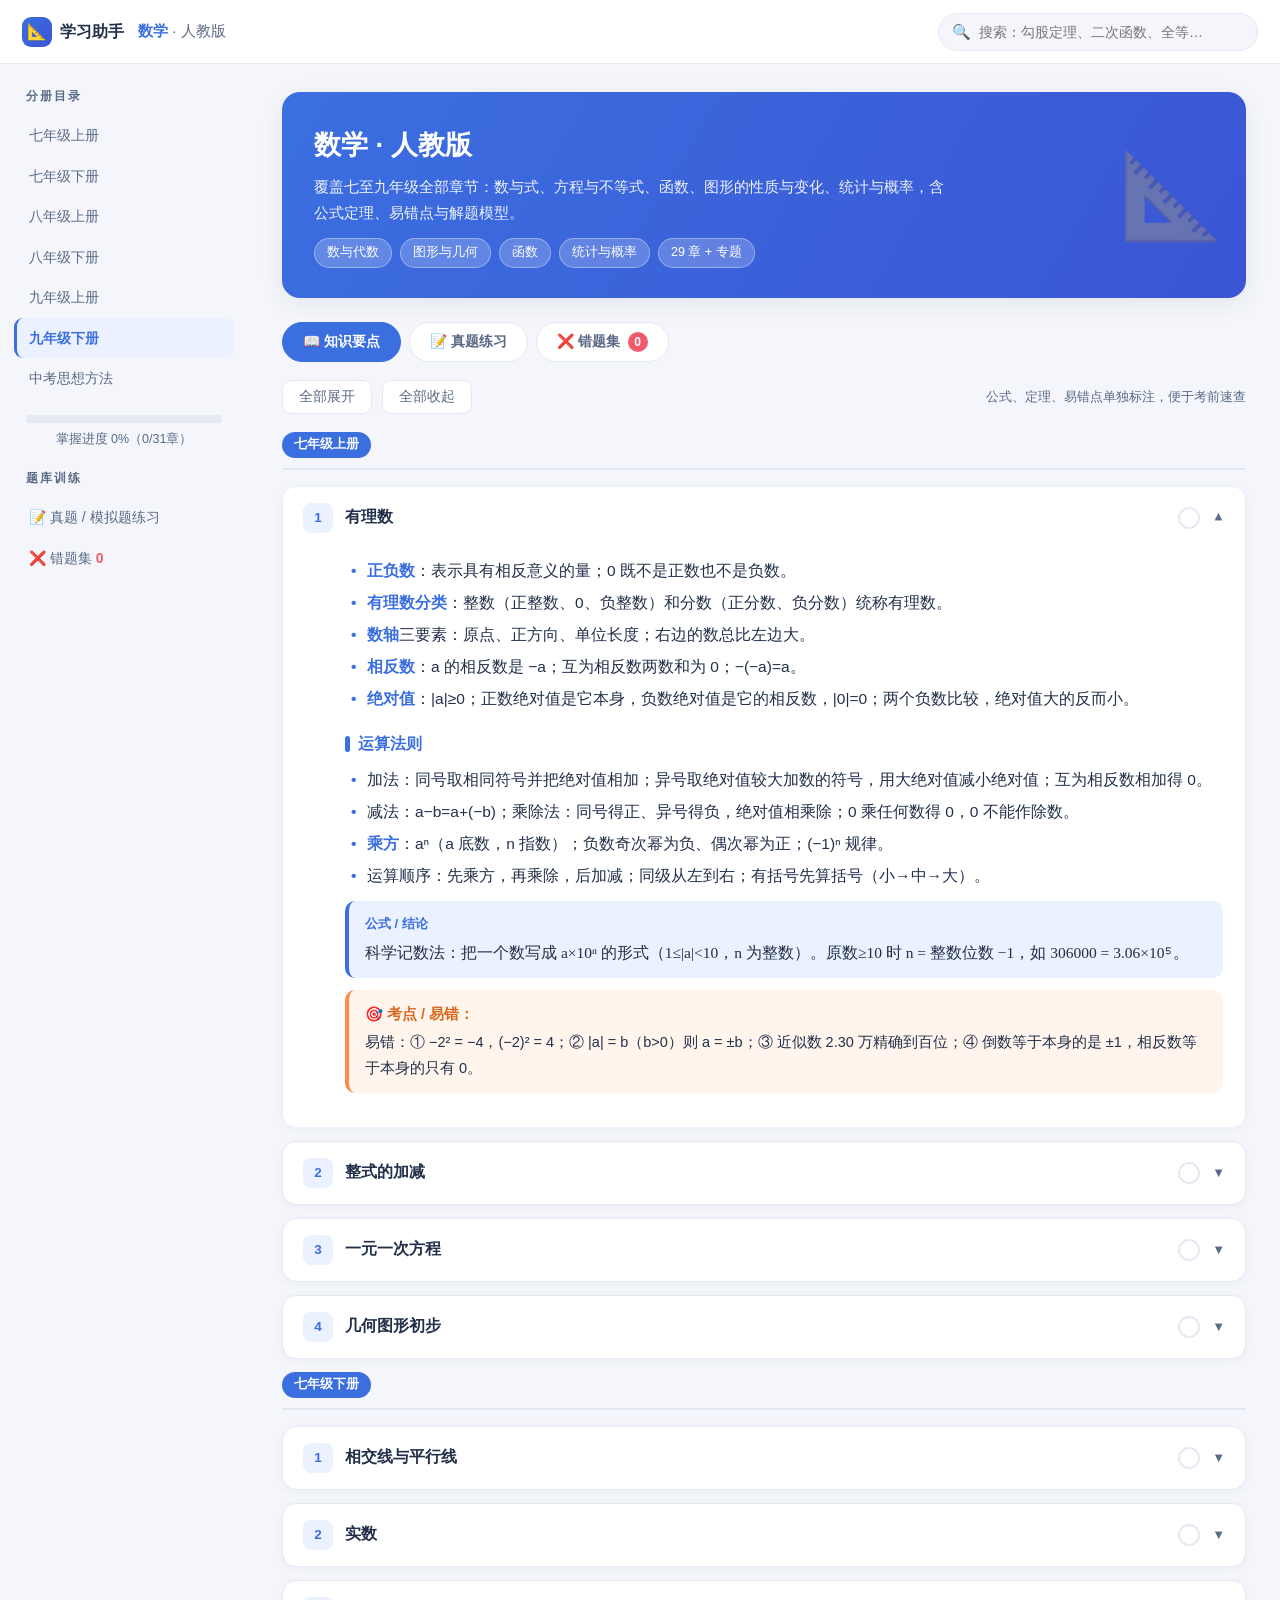
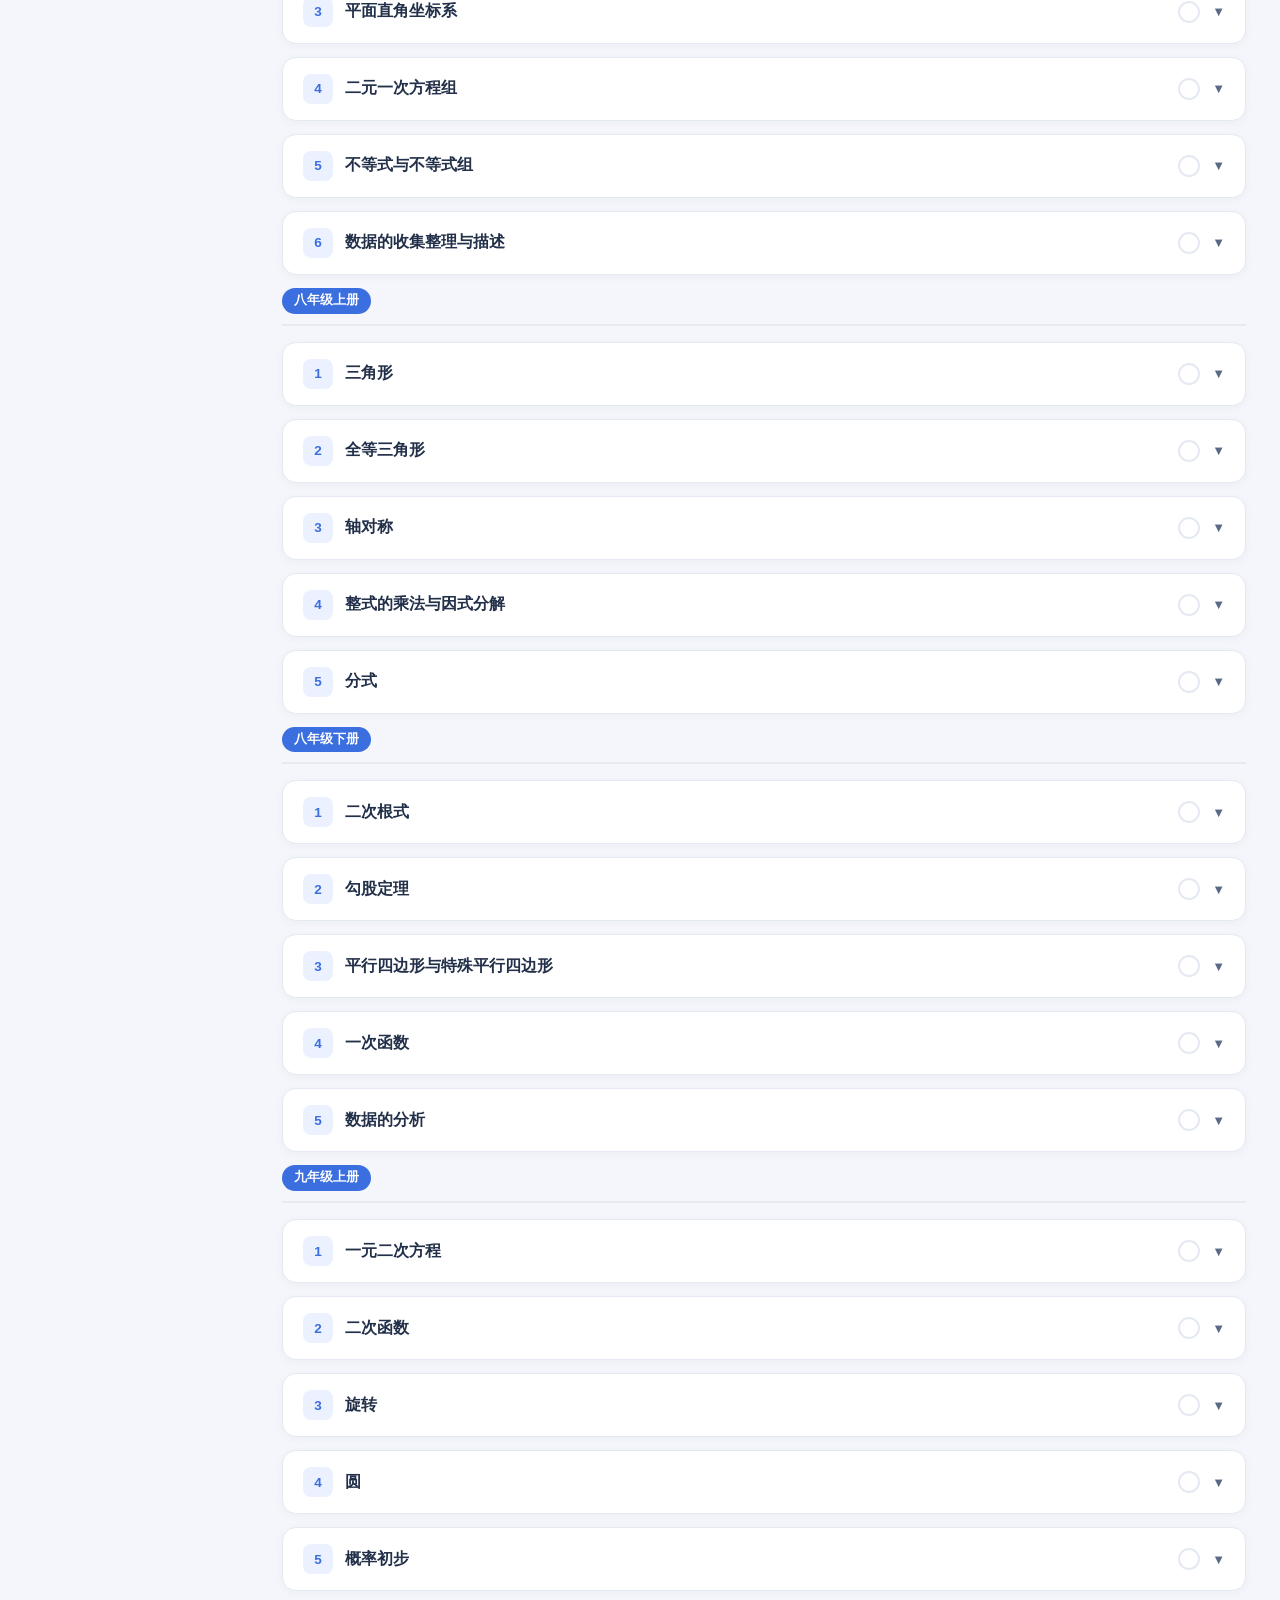
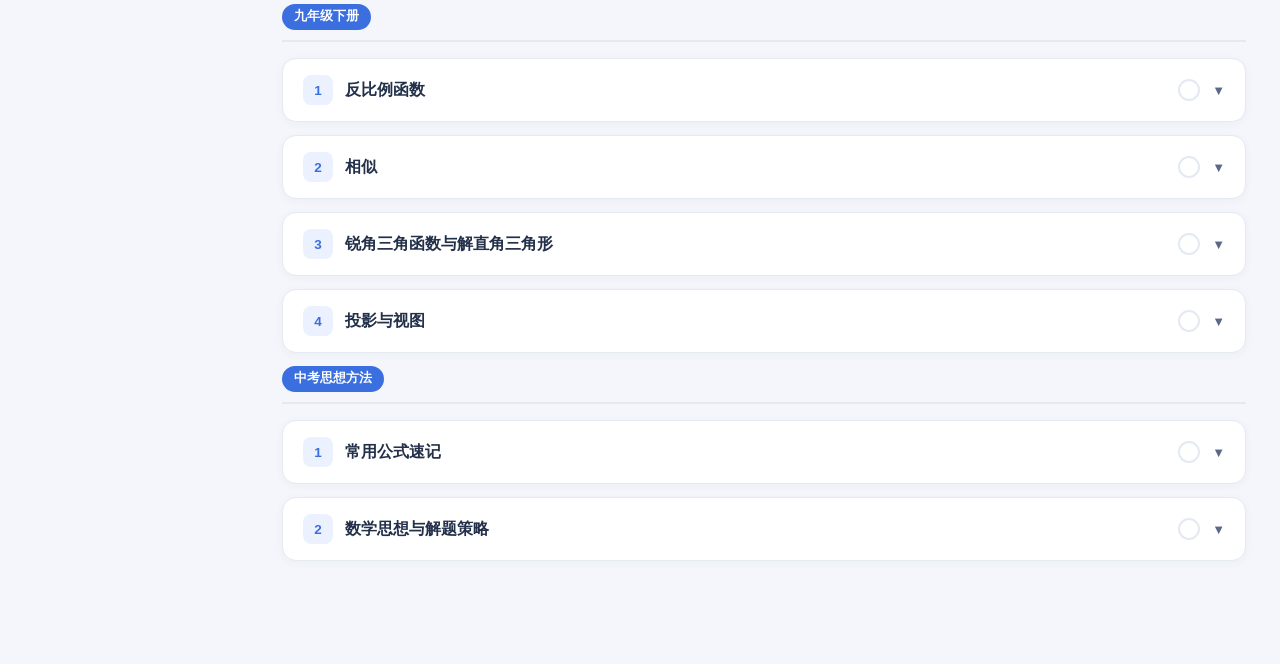
<file: math.html>
<!DOCTYPE html>
<html lang="zh-CN">
<head>
<meta charset="UTF-8">
<meta name="viewport" content="width=device-width, initial-scale=1.0">
<title>数学（人教版）· 初中学习助手</title>
<link rel="stylesheet" href="css/style.css">
</head>
<body data-subject="math">
<div class="read-progress"></div>

<header class="topbar">
  <a class="home-link" href="index.html"><span class="logo-dot">📐</span> 学习助手</a>
  <span class="subject-name"><b>数学</b> · 人教版</span>
  <button class="menu-btn" aria-label="菜单">☰</button>
  <div class="search-box">
    <span class="ico">🔍</span>
    <input id="searchInput" type="text" placeholder="搜索：勾股定理、二次函数、全等…">
  </div>
</header>
<div class="sidebar-mask"></div>

<div class="layout">
  <aside class="sidebar">
    <h4>分册目录</h4>
    <nav>
      <a href="#grade-7a">七年级上册</a>
      <a href="#grade-7b">七年级下册</a>
      <a href="#grade-8a">八年级上册</a>
      <a href="#grade-8b">八年级下册</a>
      <a href="#grade-9a">九年级上册</a>
      <a href="#grade-9b">九年级下册</a>
      <a href="#grade-topic">中考思想方法</a>
    </nav>
    <div class="progress-wrap">
      <div class="bar"><i></i></div>
      <p>掌握进度 <span class="pct">0%</span></p>
    </div>
    <h4 style="margin-top:18px">题库训练</h4>
    <nav>
      <a href="#quiz" data-tab="quiz">📝 真题 / 模拟题练习</a>
      <a href="#wrong" data-tab="wrong">❌ 错题集 <span class="wrong-count" style="color:var(--red);font-weight:700">0</span></a>
    </nav>
  </aside>

  <main class="content">
    <section class="page-hero" data-emoji="📐">
      <h1>数学 · 人教版</h1>
      <p>覆盖七至九年级全部章节：数与式、方程与不等式、函数、图形的性质与变化、统计与概率，含公式定理、易错点与解题模型。</p>
      <div class="tags">
        <span>数与代数</span><span>图形与几何</span><span>函数</span><span>统计与概率</span><span>29 章 + 专题</span>
      </div>
    </section>

    <div class="quiz-tabs">
      <button type="button" data-tab="knowledge" class="active">📖 知识要点</button>
      <button type="button" data-tab="quiz">📝 真题练习</button>
      <button type="button" data-tab="wrong">❌ 错题集 <span class="wrong-count">0</span></button>
    </div>

    <div id="knowledge">
    <div class="toolbar">
      <button id="expandAll">全部展开</button>
      <button id="collapseAll">全部收起</button>
      <span class="tip">公式、定理、易错点单独标注，便于考前速查</span>
    </div>

    <!-- ================= 七上 ================= -->
    <section class="grade-block" id="grade-7a">
      <h2 class="grade-title"><span class="badge">七年级上册</span></h2>

      <article class="chapter">
        <button type="button" class="chapter-head"><span class="ch-no">1</span><span class="ch-title">有理数</span><span class="ch-master"></span><span class="ch-arrow">▼</span></button>
        <div class="chapter-body"><div class="chapter-body-inner">
          <ul>
            <li><b class="kw">正负数</b>：表示具有相反意义的量；0 既不是正数也不是负数。</li>
            <li><b class="kw">有理数分类</b>：整数（正整数、0、负整数）和分数（正分数、负分数）统称有理数。</li>
            <li><b class="kw">数轴</b>三要素：原点、正方向、单位长度；右边的数总比左边大。</li>
            <li><b class="kw">相反数</b>：a 的相反数是 −a；互为相反数两数和为 0；−(−a)=a。</li>
            <li><b class="kw">绝对值</b>：|a|≥0；正数绝对值是它本身，负数绝对值是它的相反数，|0|=0；两个负数比较，绝对值大的反而小。</li>
          </ul>
          <h3>运算法则</h3>
          <ul>
            <li>加法：同号取相同符号并把绝对值相加；异号取绝对值较大加数的符号，用大绝对值减小绝对值；互为相反数相加得 0。</li>
            <li>减法：a−b=a+(−b)；乘除法：同号得正、异号得负，绝对值相乘除；0 乘任何数得 0，0 不能作除数。</li>
            <li><b class="kw">乘方</b>：aⁿ（a 底数，n 指数）；负数奇次幂为负、偶次幂为正；(−1)ⁿ 规律。</li>
            <li>运算顺序：先乘方，再乘除，后加减；同级从左到右；有括号先算括号（小→中→大）。</li>
          </ul>
          <div class="box formula">科学记数法：把一个数写成 a×10ⁿ 的形式（1≤|a|&lt;10，n 为整数）。原数≥10 时 n = 整数位数 −1，如 306000 = 3.06×10⁵。</div>
          <div class="box exam">易错：① −2² = −4，(−2)² = 4；② |a| = b（b&gt;0）则 a = ±b；③ 近似数 2.30 万精确到百位；④ 倒数等于本身的是 ±1，相反数等于本身的只有 0。</div>
        </div></div>
      </article>

      <article class="chapter">
        <button type="button" class="chapter-head"><span class="ch-no">2</span><span class="ch-title">整式的加减</span><span class="ch-master"></span><span class="ch-arrow">▼</span></button>
        <div class="chapter-body"><div class="chapter-body-inner">
          <ul>
            <li><b class="kw">单项式</b>：数或字母的积（单独一个数或字母也是）；数字因数叫<b>系数</b>；所有字母指数和叫<b>次数</b>。</li>
            <li><b class="kw">多项式</b>：几个单项式的和；每个单项式叫项（含前面符号）；最高次项的次数叫多项式次数。</li>
            <li><b class="kw">同类项</b>：所含字母相同，并且相同字母的指数也相同的项（与系数、顺序无关）。</li>
            <li><b class="kw">合并同类项</b>：系数相加减，字母和字母的指数不变。</li>
            <li><b class="kw">去括号</b>：括号前“+”直接去；括号前“−”去括号后各项变号。</li>
          </ul>
          <div class="box exam">易错：−3(x−2y) = −3x+6y（别只乘第一项）；π 是常数不是字母；整式分母中不含字母。</div>
        </div></div>
      </article>

      <article class="chapter">
        <button type="button" class="chapter-head"><span class="ch-no">3</span><span class="ch-title">一元一次方程</span><span class="ch-master"></span><span class="ch-arrow">▼</span></button>
        <div class="chapter-body"><div class="chapter-body-inner">
          <ul>
            <li><b class="kw">方程</b>：含未知数的等式；只含一个未知数、次数为 1 的整式方程叫一元一次方程，标准形式 ax+b=0 (a≠0)。</li>
            <li><b class="kw">等式的性质</b>：① 两边同加（减）同一个数（式），结果仍相等；② 两边同乘一个数或同除以一个<b>不为 0</b> 的数，结果仍相等。</li>
            <li>解方程步骤：去分母 → 去括号 → 移项（变号）→ 合并同类项 → 系数化为 1。</li>
          </ul>
          <h3>应用题常见模型</h3>
          <div class="tbl-wrap">
          <table>
            <tr><th>类型</th><th>基本关系</th></tr>
            <tr><td>行程</td><td>路程 = 速度×时间；相遇：路程和 = 总路程；追及：路程差 = 距离；顺水速度=静水速+水速</td></tr>
            <tr><td>工程</td><td>工作量 = 工作效率×工作时间（总工作量常设 1）</td></tr>
            <tr><td>销售盈亏</td><td>利润 = 售价−进价；利润率 = 利润/进价；售价 = 进价×(1+利润率) = 标价×折扣/10</td></tr>
            <tr><td>配套</td><td>按配套比例列等量关系</td></tr>
            <tr><td>积分/计费</td><td>分段计费、表格中找等量关系</td></tr>
          </table>
          </div>
          <div class="box tip">列方程关键：用不同方式表示<b>同一个量</b>；设未知数后，其余量用其表达，再找等量关系。</div>
        </div></div>
      </article>

      <article class="chapter">
        <button type="button" class="chapter-head"><span class="ch-no">4</span><span class="ch-title">几何图形初步</span><span class="ch-master"></span><span class="ch-arrow">▼</span></button>
        <div class="chapter-body"><div class="chapter-body-inner">
          <ul>
            <li>立体图形：柱体（棱柱、圆柱）、锥体、球；展开图（正方体 11 种展开图，注意“一线不过四、田凹应弃之”）。</li>
            <li><b class="kw">直线</b>：向两方无限延伸，两点确定一条直线；<b>射线</b>：一方延伸；<b>线段</b>：两点之间线段最短，两点间线段的长度叫两点间距离。</li>
            <li><b class="kw">线段中点</b>：M 是 AB 中点 ⇒ AM=MB=½AB；和差倍分类讨论。</li>
            <li><b class="kw">角</b>：1°=60′，1′=60″；角平分线把角分成两个相等的角。</li>
            <li><b class="kw">互余/互补</b>：和为 90° 互余，和为 180° 互补；<b>同角（等角）的余角相等、补角相等</b>。</li>
          </ul>
          <div class="box exam">易错：角度是 60 进制，43.25° = 43°15′；度分秒运算借 1 当 60。</div>
        </div></div>
      </article>
    </section>

    <!-- ================= 七下 ================= -->
    <section class="grade-block" id="grade-7b">
      <h2 class="grade-title"><span class="badge">七年级下册</span></h2>

      <article class="chapter">
        <button type="button" class="chapter-head"><span class="ch-no">1</span><span class="ch-title">相交线与平行线</span><span class="ch-master"></span><span class="ch-arrow">▼</span></button>
        <div class="chapter-body"><div class="chapter-body-inner">
          <ul>
            <li>两线相交：<b class="kw">对顶角相等</b>；邻补角互补。</li>
            <li><b class="kw">垂线</b>：过一点有且只有一条直线与已知直线垂直；<b>垂线段最短</b>；直线外一点到直线的垂线段长度叫<b>点到直线的距离</b>。</li>
            <li>三线八角：<b class="kw">同位角</b>（F 型）、<b>内错角</b>（Z 型）、<b>同旁内角</b>（U 型）。</li>
          </ul>
          <div class="box formula">
            平行线判定：① 同位角相等，两直线平行；② 内错角相等，两直线平行；③ 同旁内角互补，两直线平行；④ 平行于同一直线的两直线互相平行。<br>
            平行线性质（判定反过来）：两直线平行 → 同位角相等、内错角相等、同旁内角互补。
          </div>
          <ul>
            <li><b class="kw">命题</b>：由题设和结论组成，写成“如果……那么……”；真/假命题；定理是经过推理证实的真命题。</li>
            <li><b class="kw">平移</b>：对应点连线平行（或在同一直线上）且相等；图形形状大小不变。</li>
          </ul>
          <div class="box exam">拐点模型（猪蹄/铅笔头）：AB∥CD，拐点 E 处作平行线，可得 ∠E=∠B+∠D（向内折）或 ∠B+∠E+∠D=360°（向外凸）。</div>
        </div></div>
      </article>

      <article class="chapter">
        <button type="button" class="chapter-head"><span class="ch-no">2</span><span class="ch-title">实数</span><span class="ch-master"></span><span class="ch-arrow">▼</span></button>
        <div class="chapter-body"><div class="chapter-body-inner">
          <ul>
            <li><b class="kw">算术平方根</b>：若 x²=a (x≥0)，则 x = √a（a≥0）；规定 √0=0。</li>
            <li><b class="kw">平方根</b>：若 x²=a，则 x 叫 a 的平方根，记作 ±√a；正数有两个互为相反数的平方根，0 的平方根是 0，负数没有平方根。</li>
            <li><b class="kw">立方根</b>：若 x³=a，则 x=∛a；正数、0、负数都有且只有一个立方根，∛(−a)=−∛a。</li>
            <li><b class="kw">无理数</b>：无限不循环小数（π、√2 等开方开不尽的数）；有理数和无理数统称<b>实数</b>，实数与数轴上的点一一对应。</li>
          </ul>
          <div class="box formula">√(a²) = |a|；(√a)² = a (a≥0)；实数运算：相反数、绝对值、运算法则与有理数相同。</div>
          <div class="box exam">易错：① 16 的平方根是 ±4，算术平方根是 4；② √16 = 4，而 √16 的平方根是 ±2；③ 无限小数不一定是无理数（无限循环小数是有理数）。</div>
        </div></div>
      </article>

      <article class="chapter">
        <button type="button" class="chapter-head"><span class="ch-no">3</span><span class="ch-title">平面直角坐标系</span><span class="ch-master"></span><span class="ch-arrow">▼</span></button>
        <div class="chapter-body"><div class="chapter-body-inner">
          <ul>
            <li>有序数对 (a, b)；x 轴（横轴）、y 轴（纵轴）、原点；四个象限（逆时针Ⅰ Ⅱ Ⅲ Ⅳ）；坐标轴上的点不属于任何象限。</li>
            <li>点 P(a,b)：到 x 轴距离 |b|，到 y 轴距离 |a|，到原点距离 √(a²+b²)。</li>
          </ul>
          <div class="tbl-wrap">
          <table>
            <tr><th>对称</th><th>点 P(a,b) 的对称点</th></tr>
            <tr><td>关于 x 轴</td><td>(a, −b)（横轴横不变）</td></tr>
            <tr><td>关于 y 轴</td><td>(−a, b)</td></tr>
            <tr><td>关于原点</td><td>(−a, −b)</td></tr>
          </table>
          </div>
          <ul>
            <li>平移规律：左右移改变横坐标（右加左减），上下移改变纵坐标（上加下减）。</li>
            <li>象限符号：Ⅰ(+,+) Ⅱ(−,+) Ⅲ(−,−) Ⅳ(+,−)；x 轴上点 b=0，y 轴上点 a=0；一三象限角平分线 a=b，二四象限 a=−b。</li>
          </ul>
        </div></div>
      </article>

      <article class="chapter">
        <button type="button" class="chapter-head"><span class="ch-no">4</span><span class="ch-title">二元一次方程组</span><span class="ch-master"></span><span class="ch-arrow">▼</span></button>
        <div class="chapter-body"><div class="chapter-body-inner">
          <ul>
            <li>含两个未知数、次数都是 1 的整式方程；两个二元一次方程合在一起组成方程组；使两个方程都成立的未知数的值叫方程组的解。</li>
            <li><b class="kw">代入消元法</b>：把一个方程变形成 y=ax+b 后代入另一个方程。</li>
            <li><b class="kw">加减消元法</b>：某未知数系数相同（减）或互为相反数（加）；不等时先乘适当的数化相同。</li>
            <li>三元一次方程组：消元转化为二元、再转化为一元。</li>
          </ul>
          <div class="box tip">实际问题：鸡兔同笼、增收节支、数字问题、行程问题；关键找<b>两个独立等量关系</b>。</div>
        </div></div>
      </article>

      <article class="chapter">
        <button type="button" class="chapter-head"><span class="ch-no">5</span><span class="ch-title">不等式与不等式组</span><span class="ch-master"></span><span class="ch-arrow">▼</span></button>
        <div class="chapter-body"><div class="chapter-body-inner">
          <ul>
            <li>不等式性质：① 两边同加（减）同一个数（式），不等号方向不变；② 同乘（除以）同一个<b>正数</b>，方向不变；③ 同乘（除以）同一个<b>负数</b>，<b class="kw">不等号方向改变</b>。</li>
            <li>解一元一次不等式步骤同解方程，但乘除负数要变号；解集在数轴上表示（&gt;、&lt; 空心，≥、≤ 实心）。</li>
            <li>不等式组：同大取大，同小取小，大小小大中间找，大大小小无处找（无解）。</li>
          </ul>
          <div class="box exam">易错：由 −2x&gt;4 得 x&lt;−2；“至少、不低于、不少于”对应 ≥，“至多、不超过”对应 ≤。</div>
        </div></div>
      </article>

      <article class="chapter">
        <button type="button" class="chapter-head"><span class="ch-no">6</span><span class="ch-title">数据的收集整理与描述</span><span class="ch-master"></span><span class="ch-arrow">▼</span></button>
        <div class="chapter-body"><div class="chapter-body-inner">
          <ul>
            <li><b class="kw">全面调查（普查）</b>：考察全体对象；<b>抽样调查</b>：抽取样本（样本要具有代表性、广泛性）。</li>
            <li>总体、个体、样本、样本容量（样本中个体数目，不带单位）。</li>
            <li>统计图：条形图（具体数量）、折线图（变化趋势）、扇形图（部分占总体的百分比，圆心角 = 360°×百分比）。</li>
            <li><b class="kw">频数分布直方图</b>：算极差 → 定组距组数 → 列频数分布表 → 画图；小长方形面积 = 组距×(频数/组距) = 频数。</li>
          </ul>
        </div></div>
      </article>
    </section>

    <!-- ================= 八上 ================= -->
    <section class="grade-block" id="grade-8a">
      <h2 class="grade-title"><span class="badge">八年级上册</span></h2>

      <article class="chapter">
        <button type="button" class="chapter-head"><span class="ch-no">1</span><span class="ch-title">三角形</span><span class="ch-master"></span><span class="ch-arrow">▼</span></button>
        <div class="chapter-body"><div class="chapter-body-inner">
          <div class="box formula">
            ① 三边关系：任意两边之和大于第三边，任意两边之差小于第三边（判断：最短两边之和 &gt; 最长边）。<br>
            ② 内角和：∠A+∠B+∠C = 180°；外角：三角形的一个外角等于与它不相邻的两个内角之和，大于任何一个不相邻内角；外角和 360°。<br>
            ③ 重要线段：高、中线（平分三角形面积）、角平分线；中线交点叫重心。
          </div>
          <ul>
            <li>按角分类：锐角三角形、直角三角形、钝角三角形；按边分类：不等边、等腰（含等边）。</li>
            <li>n 边形内角和 = (n−2)×180°；任意多边形外角和都是 360°；对角线条数 = n(n−3)/2；正 n 边形每个内角 = (n−2)×180°/n。</li>
          </ul>
        </div></div>
      </article>

      <article class="chapter">
        <button type="button" class="chapter-head"><span class="ch-no">2</span><span class="ch-title">全等三角形</span><span class="ch-master"></span><span class="ch-arrow">▼</span></button>
        <div class="chapter-body"><div class="chapter-body-inner">
          <p>能够完全重合的两个三角形全等；对应边相等、对应角相等。</p>
          <div class="box formula">
            判定方法：<br>
            ① SSS（三边对应相等）② SAS（两边及其夹角）③ ASA（两角及其夹边）④ AAS（两角及一对边）⑤ HL（直角三角形斜边和一条直角边对应相等）。
          </div>
          <div class="box warn">SSA、AAA 不能判定一般三角形全等！找条件顺序：先找边，再找角；公共边、公共角、对顶角是隐含条件。</div>
          <h3>角平分线</h3>
          <ul>
            <li><b class="kw">性质</b>：角平分线上的点到角两边的距离相等。</li>
            <li><b class="kw">判定</b>：角的内部到角两边距离相等的点在角平分线上。</li>
            <li>三角形三条角平分线交于一点（内心），该点到三边距离相等。</li>
          </ul>
          <div class="box tip">常见辅助线：截长补短、倍长中线、向角两边作垂线、连接公共边。</div>
        </div></div>
      </article>

      <article class="chapter">
        <button type="button" class="chapter-head"><span class="ch-no">3</span><span class="ch-title">轴对称</span><span class="ch-master"></span><span class="ch-arrow">▼</span></button>
        <div class="chapter-body"><div class="chapter-body-inner">
          <ul>
            <li>轴对称性质：关于某直线对称的两图形全等；对应点连线被对称轴<b class="kw">垂直平分</b>。</li>
            <li><b class="kw">线段垂直平分线</b>性质：其上的点到线段两端距离相等；判定反过来也成立。</li>
            <li>坐标对称：(a,b) 关于 x 轴对称 (a,−b)，关于 y 轴对称 (−a,b)。</li>
          </ul>
          <h3>等腰三角形</h3>
          <div class="box formula">
            性质：等边对等角（两底角相等）；顶角平分线、底边上的中线、底边上的高“<b>三线合一</b>”；轴对称图形。<br>
            判定：等角对等边；两边相等。<br>
            等边三角形：三边相等，三角都是 60°；判定：三边相等 / 三角相等 / 有一个角是 60° 的等腰三角形。<br>
            30° 角所对直角边等于斜边的一半（Rt△ 中，30° 对边 = ½ 斜边）。
          </div>
          <div class="box tip">最短路径问题：直线 l 同侧两点 A、B，在 l 上找 P 使 PA+PB 最小——作 A 关于 l 的对称点 A′，连接 A′B 与 l 的交点即为 P（“将军饮马”模型）。</div>
        </div></div>
      </article>

      <article class="chapter">
        <button type="button" class="chapter-head"><span class="ch-no">4</span><span class="ch-title">整式的乘法与因式分解</span><span class="ch-master"></span><span class="ch-arrow">▼</span></button>
        <div class="chapter-body"><div class="chapter-body-inner">
          <h3>幂的运算</h3>
          <div class="box formula">
            aᵐ·aⁿ = aᵐ⁺ⁿ　　(aᵐ)ⁿ = aᵐⁿ　　(ab)ⁿ = aⁿbⁿ<br>
            aᵐ÷aⁿ = aᵐ⁻ⁿ (a≠0)　　a⁰ = 1 (a≠0)　　a⁻ⁿ = 1/aⁿ (a≠0)
          </div>
          <h3>整式乘法与公式</h3>
          <div class="box formula">
            平方差公式：(a+b)(a−b) = a²−b²<br>
            完全平方公式：(a±b)² = a²±2ab+b²
          </div>
          <h3>因式分解（和差化积，与整式乘法互逆）</h3>
          <ol>
            <li><b class="kw">提公因式法</b>：ma+mb+mc = m(a+b+c)（先看系数最大公约数、再看相同字母最低次幂）。</li>
            <li><b class="kw">公式法</b>：a²−b²=(a+b)(a−b)；a²±2ab+b²=(a±b)²。</li>
          </ol>
          <div class="box tip">步骤：一提（公因式）、二套（公式）、三查（分解到不能再分）。如 −2x³+8x = −2x(x²−4) = −2x(x+2)(x−2)。</div>
        </div></div>
      </article>

      <article class="chapter">
        <button type="button" class="chapter-head"><span class="ch-no">5</span><span class="ch-title">分式</span><span class="ch-master"></span><span class="ch-arrow">▼</span></button>
        <div class="chapter-body"><div class="chapter-body-inner">
          <ul>
            <li>形如 A/B，A、B 是整式且 B 中含字母；<b class="kw">分式有意义 ⇔ B≠0</b>；值为 0 ⇔ A=0 且 B≠0。</li>
            <li><b class="kw">基本性质</b>：A/B = (A·M)/(B·M) = (A÷M)/(B÷M)（M≠0）——约分、通分的依据。</li>
            <li>乘除：分子乘分子、分母乘分母；除变乘（颠倒除式）；加减：同分母分母不变分子加减；异分母先通分。</li>
            <li>负整数指数幂：a⁻ⁿ = 1/aⁿ；科学记数法表示很小的数：0.000…0a = a×10⁻ⁿ（n 为第一个非零数字前 0 的个数）。</li>
            <li><b class="kw">分式方程</b>：去分母化整式方程，<b>必须检验</b>（代入最简公分母，使分母为 0 的是增根，舍去）。</li>
          </ul>
          <div class="box exam">易错：解分式方程不写检验是最常见失分点；列分式方程解应用题（工程、行程、销售）也要双重检验（增根＋实际意义）。</div>
        </div></div>
      </article>
    </section>

    <!-- ================= 八下 ================= -->
    <section class="grade-block" id="grade-8b">
      <h2 class="grade-title"><span class="badge">八年级下册</span></h2>

      <article class="chapter">
        <button type="button" class="chapter-head"><span class="ch-no">1</span><span class="ch-title">二次根式</span><span class="ch-master"></span><span class="ch-arrow">▼</span></button>
        <div class="chapter-body"><div class="chapter-body-inner">
          <ul>
            <li>形如 √a (a≥0) 的式子；双重非负性：a≥0 且 √a≥0。</li>
            <li>(√a)² = a (a≥0)；√(a²) = |a|。</li>
          </ul>
          <div class="box formula">
            乘法：√a·√b = √(ab) (a≥0, b≥0)；除法：√a/√b = √(a/b) (a≥0, b&gt;0)<br>
            最简二次根式：被开方数不含分母、不含能开得尽方的因数（式）；加减：先化简，再合并同类二次根式。
          </div>
          <div class="box tip">分母有理化：1/√a = √a/a；1/(√a±√b) 分子分母同乘 (√a∓√b)（共轭式）。</div>
        </div></div>
      </article>

      <article class="chapter">
        <button type="button" class="chapter-head"><span class="ch-no">2</span><span class="ch-title">勾股定理</span><span class="ch-master"></span><span class="ch-arrow">▼</span></button>
        <div class="chapter-body"><div class="chapter-body-inner">
          <div class="box formula">
            <b>勾股定理</b>：直角三角形两直角边 a、b，斜边 c，则 a²+b²=c²。<br>
            <b>逆定理</b>：若三角形三边 a、b、c 满足 a²+b²=c²，则该三角形是直角三角形（c 所对为直角）。
          </div>
          <ul>
            <li>勾股数：3,4,5；5,12,13；6,8,10；8,15,17；7,24,25；9,40,41 及其倍数。</li>
            <li>常见类型：折叠问题（设未知数列方程）、立体表面最短路径（展开成平面后用勾股）、实际测量。</li>
          </ul>
          <div class="box exam">易错：没给图形时，斜边可能要分类（如直角三角形两边长 3、4，第三边为 5 或 √7）。</div>
        </div></div>
      </article>

      <article class="chapter">
        <button type="button" class="chapter-head"><span class="ch-no">3</span><span class="ch-title">平行四边形与特殊平行四边形</span><span class="ch-master"></span><span class="ch-arrow">▼</span></button>
        <div class="chapter-body"><div class="chapter-body-inner">
          <h3>平行四边形</h3>
          <div class="box formula">
            性质：对边平行且相等；对角相等、邻角互补；对角线互相平分；是中心对称图形（对角线交点为对称中心）。<br>
            判定：① 两组对边分别平行；② 两组对边分别相等；③ 一组对边平行且相等；④ 两组对角分别相等；⑤ 对角线互相平分。
          </div>
          <h3>矩形（长方形）</h3>
          <p>性质：四个角都是直角；对角线相等且互相平分。判定：有一个角是直角的平行四边形 / 对角线相等的平行四边形 / 有三个角是直角的四边形。</p>
          <h3>菱形</h3>
          <p>性质：四条边都相等；对角线互相垂直平分且每条对角线平分一组对角；面积 = 底×高 = ½×两对角线乘积。判定：一组邻边相等的平行四边形 / 对角线互相垂直的平行四边形 / 四条边相等。</p>
          <h3>正方形</h3>
          <p>既是矩形又是菱形：四边相等、四角直角、对角线相等且互相垂直平分，每条对角线平分一组对角（与边成 45°）。</p>
          <div class="box formula"><b>三角形中位线定理</b>：三角形的中位线平行于第三边，并且等于第三边的一半。</div>
          <div class="box tip">直角三角形斜边中线等于斜边的一半；证题常连接对角线，或利用“对角线”做各类四边形的判定。</div>
        </div></div>
      </article>

      <article class="chapter">
        <button type="button" class="chapter-head"><span class="ch-no">4</span><span class="ch-title">一次函数</span><span class="ch-master"></span><span class="ch-arrow">▼</span></button>
        <div class="chapter-body"><div class="chapter-body-inner">
          <ul>
            <li>在变化过程中，数值发生变化的量叫变量，始终不变的叫常量；y 是 x 的函数：每个 x 都有唯一确定的 y 与之对应。</li>
            <li>表示方法：解析式法、列表法、图象法。</li>
          </ul>
          <div class="box formula">
            正比例函数 y=kx (k≠0)：过原点的直线；k&gt;0 过一三象限，y 随 x 增大而增大；k&lt;0 过二四象限，y 随 x 增大而减小。<br>
            一次函数 y=kx+b (k≠0)：与 y 轴交于 (0,b)，b 是截距；由 y=kx 平移 |b| 个单位（上加下减）。<br>
            k&gt;0：图象上升；k&lt;0：图象下降。k、b 符号决定经过的象限。
          </div>
          <ul>
            <li>用<b class="kw">待定系数法</b>求解析式：设 y=kx+b，代入两点坐标解方程组。</li>
            <li>一次函数与方程：kx+b=0 的解 ⇔ 图象与 x 轴交点的横坐标；与不等式：kx+b&gt;0 的解集 ⇔ 图象在 x 轴上方部分对应的 x 范围。</li>
            <li>两直线交点坐标就是对应方程组的解。</li>
          </ul>
          <div class="box tip">方案选择问题：列出两个一次函数，分 kx+b₁ = /&gt;/&lt; kx+b₂ 三种情况讨论，结合自变量取值范围选择最优方案。</div>
        </div></div>
      </article>

      <article class="chapter">
        <button type="button" class="chapter-head"><span class="ch-no">5</span><span class="ch-title">数据的分析</span><span class="ch-master"></span><span class="ch-arrow">▼</span></button>
        <div class="chapter-body"><div class="chapter-body-inner">
          <div class="box formula">
            平均数 x̄ = (x₁+x₂+…+xₙ)/n；加权平均数 x̄ = (x₁f₁+x₂f₂+…)/(f₁+f₂+…)，f 叫权。<br>
            中位数：数据从小到大排列，奇数个取中间一个，偶数个取中间两个的平均数；<br>
            众数：出现次数最多的数据（可能不止一个，也可能没有）。
          </div>
          <div class="box formula">方差：s² = 1/n·[(x₁−x̄)²+(x₂−x̄)²+…+(xₙ−x̄)²]；方差越<b>大</b>，数据波动越<b>大</b>、越不稳定。</div>
          <ul>
            <li>平均数易受极端值影响；中位数不受极端值影响；众数反映集中趋势。</li>
          </ul>
        </div></div>
      </article>
    </section>

    <!-- ================= 九上 ================= -->
    <section class="grade-block" id="grade-9a">
      <h2 class="grade-title"><span class="badge">九年级上册</span></h2>

      <article class="chapter">
        <button type="button" class="chapter-head"><span class="ch-no">1</span><span class="ch-title">一元二次方程</span><span class="ch-master"></span><span class="ch-arrow">▼</span></button>
        <div class="chapter-body"><div class="chapter-body-inner">
          <p>标准形式 ax²+bx+c=0 (a≠0)。</p>
          <h3>四种解法</h3>
          <ol>
            <li><b class="kw">直接开平方法</b>：形如 (x+m)²=n (n≥0)。</li>
            <li><b class="kw">配方法</b>：化二次项系数为 1 → 移项 → 两边加一次项系数一半的平方 → 开方。</li>
            <li><b class="kw">公式法</b>：x = (−b ± √(b²−4ac)) / 2a。</li>
            <li><b class="kw">因式分解法</b>：右边化为 0，左边分解为两个一次式的积。</li>
          </ol>
          <div class="box formula">
            根的判别式 Δ = b²−4ac：Δ&gt;0 两个不相等实根；Δ=0 两个相等实根；Δ&lt;0 无实根。<br>
            根与系数关系（韦达定理，Δ≥0）：x₁+x₂ = −b/a，x₁·x₂ = c/a。
          </div>
          <ul>
            <li>实际问题：传播问题（(1+x)²）、增长率/下降率 a(1±x)²=b、单（双）循环比赛 n(n−1)/2 与 n(n−1)、面积问题、利润问题；解后检验实际意义。</li>
          </ul>
        </div></div>
      </article>

      <article class="chapter">
        <button type="button" class="chapter-head"><span class="ch-no">2</span><span class="ch-title">二次函数</span><span class="ch-master"></span><span class="ch-arrow">▼</span></button>
        <div class="chapter-body"><div class="chapter-body-inner">
          <p>一般式 y=ax²+bx+c (a≠0)，图象是抛物线。</p>
          <div class="box formula">
            三种解析式：<br>
            ① 一般式 y=ax²+bx+c；<br>
            ② 顶点式 y=a(x−h)²+k，顶点 (h,k)，对称轴 x=h；<br>
            ③ 交点式 y=a(x−x₁)(x−x₂)（x₁、x₂ 为与 x 轴交点横坐标）。<br>
            顶点坐标 (−b/2a, (4ac−b²)/4a)，对称轴 x=−b/2a。
          </div>
          <ul>
            <li>a&gt;0 开口向上，有最低点（最小值）；a&lt;0 开口向下，有最高点（最大值）；|a| 越大开口越小。</li>
            <li>系数符号：a 看开口；“左同右异”——对称轴在 y 轴左侧时 a、b 同号，右侧时异号；c 看与 y 轴交点 (0,c) 的位置。</li>
            <li>与一元二次方程关系：抛物线与 x 轴交点个数 ⇔ Δ 的符号。</li>
            <li>增减性：a&gt;0 时，对称轴左侧 y 随 x 增大而减小，右侧增大；a&lt;0 相反。</li>
            <li>抛物线平移：“上加下减（k），左加右减（h）”。</li>
          </ul>
          <div class="box tip">实际应用：最大利润、最大面积、抛物线型拱桥/投篮——先建系、设解析式求参数，再利用顶点求最值，注意自变量取值范围。</div>
        </div></div>
      </article>

      <article class="chapter">
        <button type="button" class="chapter-head"><span class="ch-no">3</span><span class="ch-title">旋转</span><span class="ch-master"></span><span class="ch-arrow">▼</span></button>
        <div class="chapter-body"><div class="chapter-body-inner">
          <ul>
            <li>旋转三要素：旋转中心、旋转方向、旋转角；性质：对应点到旋转中心距离相等；对应点与旋转中心连线夹角等于旋转角；旋转前后图形全等。</li>
            <li><b class="kw">中心对称</b>：把一个图形绕某点旋转 180° 后能与另一个图形重合；对应点连线经过对称中心且被平分。</li>
            <li>中心对称图形：图形绕中心旋转 180° 后与自身重合（平行四边形、圆、线段、正六边形等；注意等腰三角形不是）。</li>
            <li>关于原点对称的点：(a,b) → (−a,−b)。</li>
          </ul>
        </div></div>
      </article>

      <article class="chapter">
        <button type="button" class="chapter-head"><span class="ch-no">4</span><span class="ch-title">圆</span><span class="ch-master"></span><span class="ch-arrow">▼</span></button>
        <div class="chapter-body"><div class="chapter-body-inner">
          <h3>圆的基本性质</h3>
          <ul>
            <li>圆是轴对称图形（直径所在直线为对称轴），也是中心对称图形；同圆或等圆中，圆心角、弧、弦有一组量相等则其余对应量相等。</li>
            <li><b class="kw">垂径定理</b>：垂直于弦的直径平分弦，并且平分弦所对的两条弧；常结合半径 r、弦长一半 a/2、弦心距 d 用 r²=d²+(a/2)² 计算。</li>
            <li><b class="kw">圆周角定理</b>：一条弧所对的圆周角等于它所对圆心角的一半；同弧或等弧所对圆周角相等；<b>直径所对的圆周角是直角（90°）</b>，90° 圆周角所对的弦是直径。</li>
            <li>圆内接四边形对角互补。</li>
          </ul>
          <h3>位置关系</h3>
          <ul>
            <li>点与圆：d&gt;r 外、d=r 上、d&lt;r 内；<b class="kw">不在同一直线上的三个点确定一个圆</b>；三角形外接圆圆心（外心）是三边垂直平分线交点。</li>
            <li>直线与圆：相离 d&gt;r、相切 d=r、相交 d&lt;r。</li>
            <li><b class="kw">切线</b>判定：经过半径外端且垂直于这条半径的直线是圆的切线；性质：切线垂直于过切点的半径；<b>切线长定理</b>：从圆外一点引圆的两条切线，切线长相等，该点与圆心连线平分两切线夹角。三角形内切圆圆心（内心）是三角平分线交点。</li>
          </ul>
          <h3>计算</h3>
          <div class="box formula">
            弧长 l = nπr/180；扇形面积 S = nπr²/360 = ½lr。<br>
            圆锥：侧面展开图是扇形；S侧 = πrl（l 为母线长）；S全 = πrl+πr²；扇形弧长 = 底面周长 2πr。
          </div>
        </div></div>
      </article>

      <article class="chapter">
        <button type="button" class="chapter-head"><span class="ch-no">5</span><span class="ch-title">概率初步</span><span class="ch-master"></span><span class="ch-arrow">▼</span></button>
        <div class="chapter-body"><div class="chapter-body-inner">
          <ul>
            <li>事件：必然事件（概率 1）、不可能事件（概率 0）、随机事件（0&lt;P&lt;1）。</li>
            <li><b class="kw">古典概型</b>：P(A) = 事件 A 包含的结果数 / 所有等可能结果总数。</li>
            <li>列举法：直接列举、<b>列表法</b>（两步操作如掷两枚骰子）、<b>画树状图法</b>（两步或三步以上）。</li>
            <li>用频率估计概率：大量重复试验中，事件发生的频率稳定在某个常数附近，该常数即概率。</li>
          </ul>
          <div class="box exam">“放回”与“不放回”要分清：不放回时第二步的总数与可选对象都减少；判断游戏是否公平看双方获胜概率是否相等。</div>
        </div></div>
      </article>
    </section>

    <!-- ================= 九下 ================= -->
    <section class="grade-block" id="grade-9b">
      <h2 class="grade-title"><span class="badge">九年级下册</span></h2>

      <article class="chapter">
        <button type="button" class="chapter-head"><span class="ch-no">1</span><span class="ch-title">反比例函数</span><span class="ch-master"></span><span class="ch-arrow">▼</span></button>
        <div class="chapter-body"><div class="chapter-body-inner">
          <p>解析式 y = k/x (k≠0)，也可写成 xy=k、y=kx⁻¹。</p>
          <ul>
            <li>图象是<b class="kw">双曲线</b>，两支无限接近坐标轴但不与坐标轴相交；k&gt;0 在一三象限，在每个象限内 y 随 x 增大而减小；k&lt;0 在二四象限，在每个象限内 y 随 x 增大而增大。</li>
            <li>图象上任意一点向两坐标轴作垂线，与坐标轴围成的<b class="kw">矩形面积 = |k|</b>；与原点、垂足构成的三角形面积 = |k|/2。</li>
            <li>图象关于原点中心对称，也关于直线 y=±x 轴对称。</li>
          </ul>
          <div class="box tip">k 的几何意义常与一次函数综合考查；求 k 只需图象上一个点的坐标（横纵坐标之积）。</div>
        </div></div>
      </article>

      <article class="chapter">
        <button type="button" class="chapter-head"><span class="ch-no">2</span><span class="ch-title">相似</span><span class="ch-master"></span><span class="ch-arrow">▼</span></button>
        <div class="chapter-body"><div class="chapter-body-inner">
          <ul>
            <li>相似多边形：对应角相等，对应边成比例；对应边的比叫<b class="kw">相似比</b>。</li>
            <li>相似三角形性质：对应角相等、对应边成比例；对应高、中线、角平分线的比等于相似比；<b>周长比 = 相似比，面积比 = 相似比的平方</b>。</li>
          </ul>
          <div class="box formula">
            相似三角形判定：<br>
            ① 平行于三角形一边的直线截其他两边（或延长线），所得三角形与原三角形相似；<br>
            ② 三边对应成比例（SSS）；③ 两边对应成比例且夹角相等（SAS）；④ 两角分别相等（AA）；<br>
            ⑤ 两个直角三角形：斜边和一直角边对应成比例（HL 型）。
          </div>
          <ul>
            <li><b class="kw">位似</b>：特殊的相似——对应顶点连线交于一点（位似中心），对应边互相平行；在坐标系中以原点为位似中心、相似比为 k 时，对应点坐标乘 k（或 −k）。</li>
            <li>常见模型：A 字型、8 字型（X 型）、母子型（射影定理图形）、一线三等角（K 型）。</li>
          </ul>
          <div class="box formula">射影定理（Rt△，∠C=90°，CD⊥AB 于 D）：CD²=AD·DB；AC²=AD·AB；BC²=BD·AB。</div>
        </div></div>
      </article>

      <article class="chapter">
        <button type="button" class="chapter-head"><span class="ch-no">3</span><span class="ch-title">锐角三角函数与解直角三角形</span><span class="ch-master"></span><span class="ch-arrow">▼</span></button>
        <div class="chapter-body"><div class="chapter-body-inner">
          <div class="box formula">
            在 Rt△ 中：sin A = ∠A的对边/斜边；cos A = 邻边/斜边；tan A = 对边/邻边。
          </div>
          <div class="tbl-wrap">
          <table>
            <tr><th>α</th><th>30°</th><th>45°</th><th>60°</th></tr>
            <tr><td>sin α</td><td>1/2</td><td>√2/2</td><td>√3/2</td></tr>
            <tr><td>cos α</td><td>√3/2</td><td>√2/2</td><td>1/2</td></tr>
            <tr><td>tan α</td><td>√3/3</td><td>1</td><td>√3</td></tr>
          </table>
          </div>
          <ul>
            <li>互余关系：sin A = cos(90°−A)，cos A = sin(90°−A)；同一锐角 sin²A+cos²A=1，tan A = sin A/cos A。</li>
            <li><b class="kw">解直角三角形</b>：已知除直角外两个元素（至少一边）求其余元素，依据两锐角互余、勾股定理、边角关系。</li>
            <li>实际应用：仰角/俯角、方位角（北偏东 x°）、坡度（坡比）i = 铅直高度/水平宽度 = tan α；遇到非直角三角形常作高转化。</li>
          </ul>
        </div></div>
      </article>

      <article class="chapter">
        <button type="button" class="chapter-head"><span class="ch-no">4</span><span class="ch-title">投影与视图</span><span class="ch-master"></span><span class="ch-arrow">▼</span></button>
        <div class="chapter-body"><div class="chapter-body-inner">
          <ul>
            <li><b class="kw">平行投影</b>：太阳光形成（平行光线），物高与影长成正比（同一时刻）；<b>中心投影</b>：点光源（灯光）。</li>
            <li><b class="kw">三视图</b>：主视图（从正面看）、俯视图（从上面看）、左视图（从左面看）；画三视图规则：<b>长对正、高平齐、宽相等</b>；看得见的轮廓线画实线，看不见的画虚线。</li>
            <li>由三视图还原几何体：圆锥、圆柱、棱柱、球及组合体；常与表面积、体积计算结合。</li>
          </ul>
        </div></div>
      </article>
    </section>

    <!-- ================= 专题 ================= -->
    <section class="grade-block" id="grade-topic">
      <h2 class="grade-title"><span class="badge">中考思想方法</span></h2>

      <article class="chapter">
        <button type="button" class="chapter-head"><span class="ch-no">1</span><span class="ch-title">常用公式速记</span><span class="ch-master"></span><span class="ch-arrow">▼</span></button>
        <div class="chapter-body"><div class="chapter-body-inner">
          <div class="tbl-wrap">
          <table>
            <tr><th>图形</th><th>周长 / 面积 / 体积</th></tr>
            <tr><td>三角形</td><td>S = ½ah（a 底 h 高）</td></tr>
            <tr><td>平行四边形</td><td>S = ah</td></tr>
            <tr><td>梯形</td><td>S = ½(a+b)h</td></tr>
            <tr><td>圆</td><td>C = 2πr；S = πr²</td></tr>
            <tr><td>柱体</td><td>V = Sh；圆柱侧面积 = 2πrh</td></tr>
            <tr><td>锥体</td><td>V = ⅓Sh；圆锥侧面积 = πrl</td></tr>
            <tr><td>球</td><td>S = 4πr²，V = 4/3·πr³（了解）</td></tr>
          </table>
          </div>
          <p>数轴两点距离 |a−b|；平面内 A(x₁,y₁)、B(x₂,y₂)：AB = √[(x₁−x₂)²+(y₁−y₂)²]，中点坐标 ((x₁+x₂)/2, (y₁+y₂)/2)。</p>
        </div></div>
      </article>

      <article class="chapter">
        <button type="button" class="chapter-head"><span class="ch-no">2</span><span class="ch-title">数学思想与解题策略</span><span class="ch-master"></span><span class="ch-arrow">▼</span></button>
        <div class="chapter-body"><div class="chapter-body-inner">
          <ul>
            <li><b class="kw">方程与函数思想</b>：用字母表示未知量，把几何关系、实际问题转化为方程（组）或函数。</li>
            <li><b class="kw">数形结合</b>：函数图象与性质、数轴、几何图形代数化（建系）、用面积法验证公式。</li>
            <li><b class="kw">分类讨论</b>：等腰三角形（谁为腰）、直角顶点位置、动点位置、绝对值、相似对应关系、函数开口方向；讨论后注意检验是否重复遗漏。</li>
            <li><b class="kw">转化与化归</b>：未知转已知、复杂转简单、立体转平面、一般转特殊；分式方程化整式、多边形转三角形。</li>
            <li><b class="kw">整体思想</b>：整体代入（韦达定理求 x₁²+x₂² = (x₁+x₂)²−2x₁x₂）、换元法。</li>
            <li><b class="kw">建模思想</b>：实际问题 → 方程、不等式、函数、几何模型。</li>
          </ul>
          <div class="box tip">压轴题（动点/存在性）通用步骤：① 用含 t 的式子表示关键线段；② 按图形关系列方程；③ 分类画图；④ 检验结果是否在 t 的取值范围内。</div>
          <div class="box exam">选择填空提速：特殊值法、排除法、代入验证法、度量估算法；解答题规范：设、列、解、验、答五步完整。</div>
        </div></div>
      </article>
    </section>
    </div><!-- /#knowledge -->

    <!-- ================= 真题练习 ================= -->
    <section id="quizPanel" hidden>
      <div class="bank-info" id="bankInfo"></div>

      <div class="quiz-entry">
        <div class="row">
          <label>年级：</label>
          <select id="qGrade"><option value="">全部年级</option></select>
          <label>单元：</label>
          <select id="qUnit"></select>
          <button type="button" class="btn-main" id="btnStartUnit">开始练习</button>
        </div>
        <div class="row quick">
          <button type="button" class="btn-quick" id="btnRandom">🎲 随机 20 题综合检测</button>
          <button type="button" class="btn-quick" id="btnMonth">🆕 本月新题</button>
          <button type="button" class="btn-quick" id="btnWrong">❌ 错题重练（<span class="wrong-count">0</span>）</button>
        </div>
      </div>

      <h2 class="grade-title" id="quizTitle" style="margin-top:24px">选择范围后开始练习</h2>
      <div class="quiz-summary" id="quizSummary">完成后这里会显示正确率</div>
      <div id="quizBody"></div>
    </section>

    <!-- ================= 错题集 ================= -->
    <section id="wrongPanel" hidden>
      <h2 class="grade-title">我的错题集</h2>
      <div class="wrong-stat-bar" id="wrongStat"></div>
      <div class="clear-row"><button type="button" class="btn-mini" id="btnClearWrong">🗑 清空全部错题</button></div>
      <div id="wrongBody"></div>
    </section>

  </main>
</div>

<button class="back-top" aria-label="返回顶部">↑</button>
<script src="js/main.js"></script>
<script src="js/math-bank.js"></script>
<script src="js/quiz-core.js"></script>
</body>
</html>
</file>
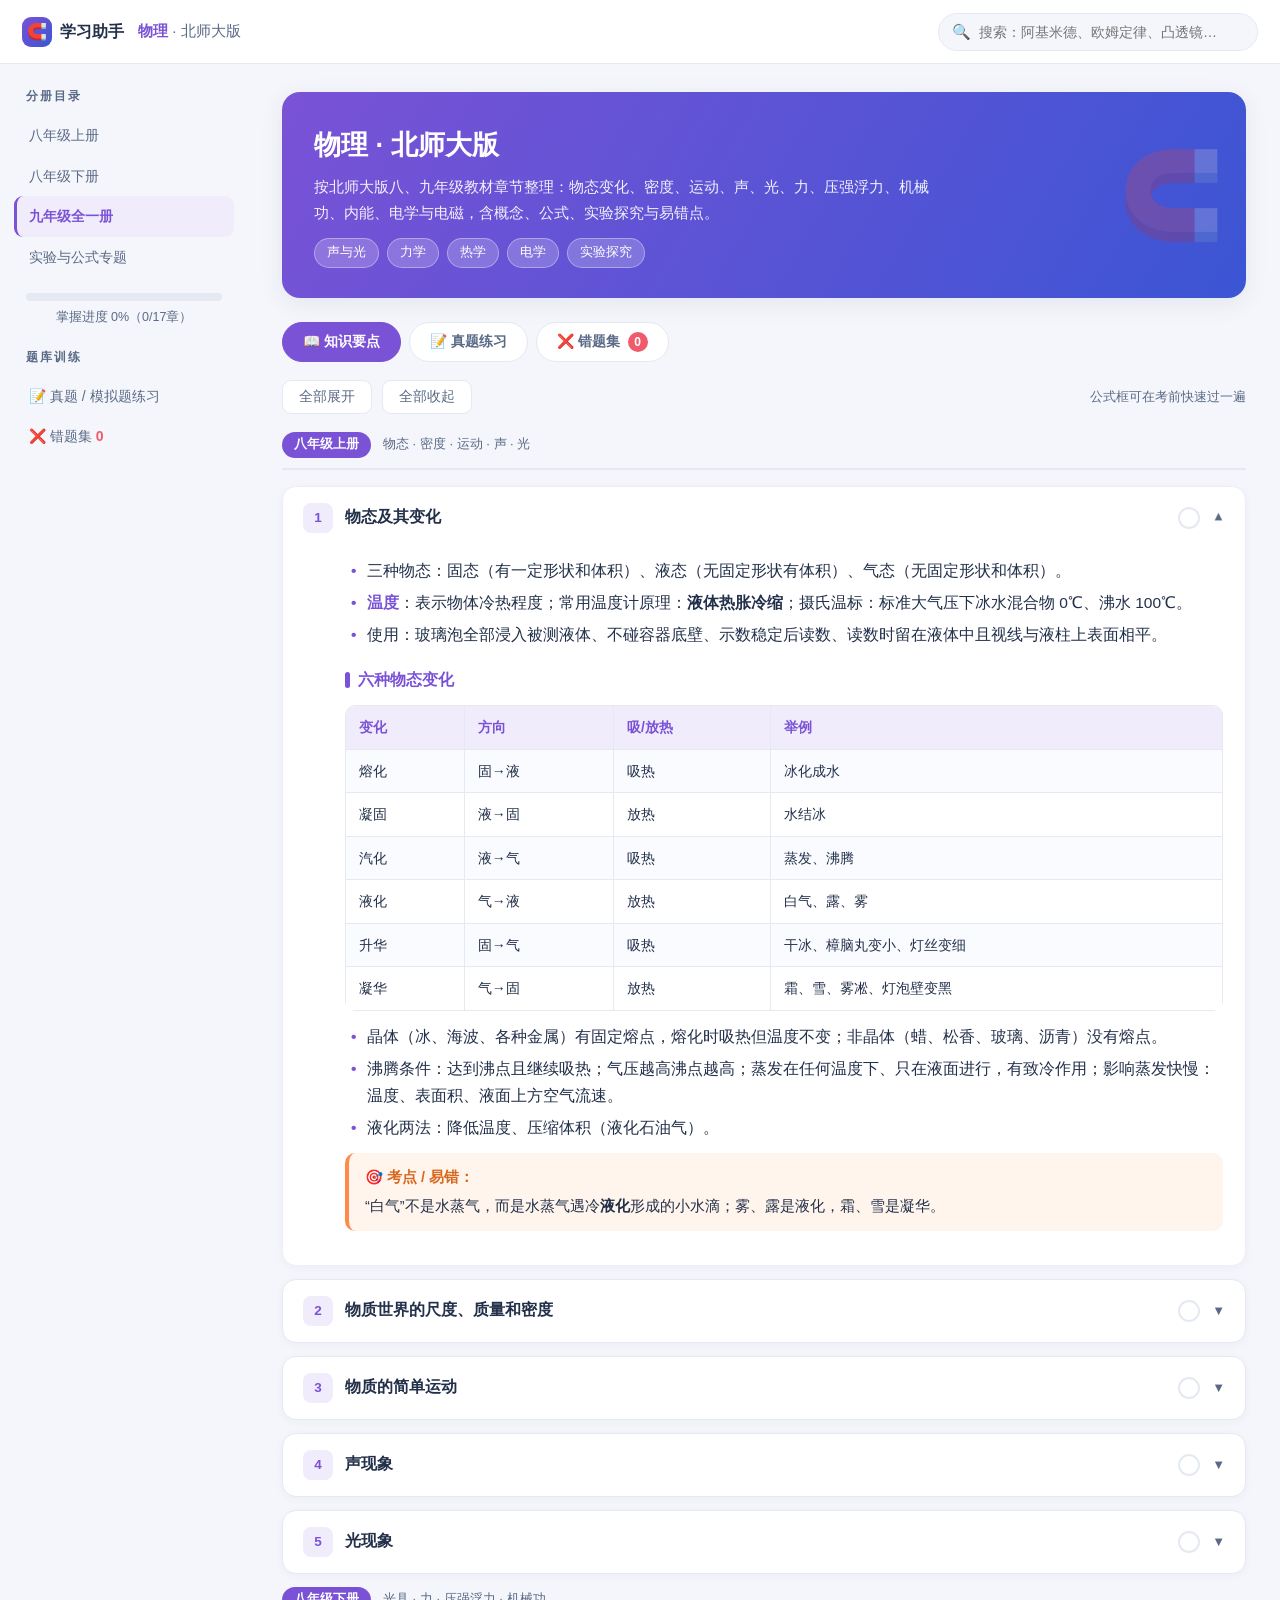
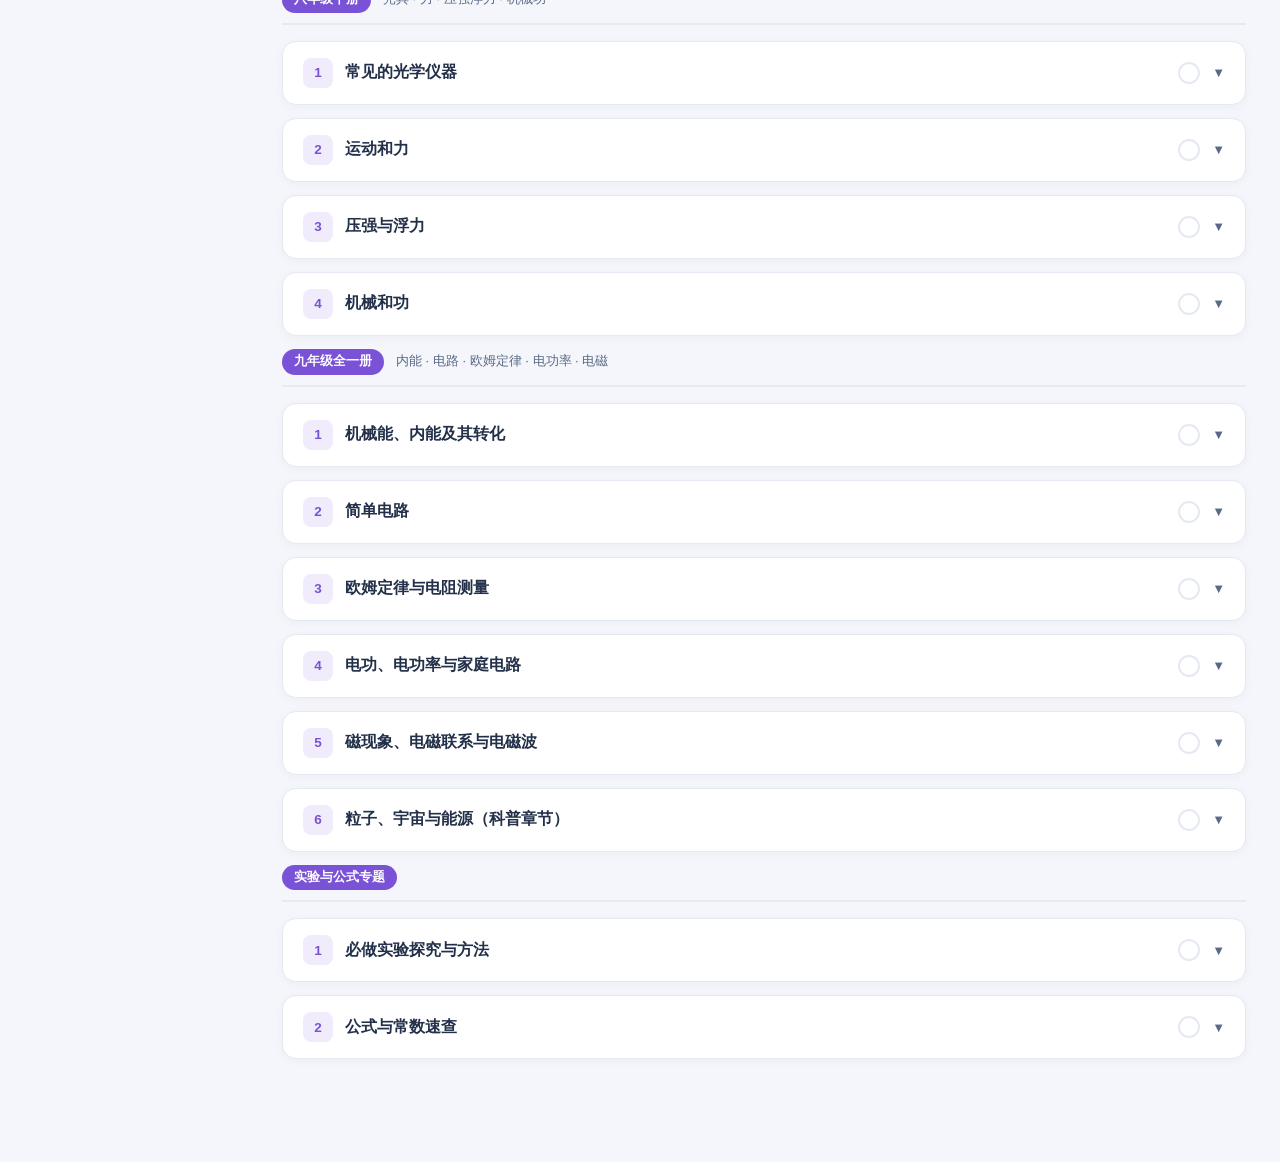
<file: physics.html>
<!DOCTYPE html>
<html lang="zh-CN">
<head>
<meta charset="UTF-8">
<meta name="viewport" content="width=device-width, initial-scale=1.0">
<title>物理（北师大版）· 初中学习助手</title>
<link rel="stylesheet" href="css/style.css">
</head>
<body data-subject="physics">
<div class="read-progress"></div>

<header class="topbar">
  <a class="home-link" href="index.html"><span class="logo-dot">🧲</span> 学习助手</a>
  <span class="subject-name"><b>物理</b> · 北师大版</span>
  <button class="menu-btn" aria-label="菜单">☰</button>
  <div class="search-box">
    <span class="ico">🔍</span>
    <input id="searchInput" type="text" placeholder="搜索：阿基米德、欧姆定律、凸透镜…">
  </div>
</header>
<div class="sidebar-mask"></div>

<div class="layout">
  <aside class="sidebar">
    <h4>分册目录</h4>
    <nav>
      <a href="#grade-8a">八年级上册</a>
      <a href="#grade-8b">八年级下册</a>
      <a href="#grade-9">九年级全一册</a>
      <a href="#grade-topic">实验与公式专题</a>
    </nav>
    <div class="progress-wrap">
      <div class="bar"><i></i></div>
      <p>掌握进度 <span class="pct">0%</span></p>
    </div>
    <h4 style="margin-top:18px">题库训练</h4>
    <nav>
      <a href="#quiz" data-tab="quiz">📝 真题 / 模拟题练习</a>
      <a href="#wrong" data-tab="wrong">❌ 错题集 <span class="wrong-count" style="color:var(--red);font-weight:700">0</span></a>
    </nav>
  </aside>

  <main class="content">
    <section class="page-hero" data-emoji="🧲">
      <h1>物理 · 北师大版</h1>
      <p>按北师大版八、九年级教材章节整理：物态变化、密度、运动、声、光、力、压强浮力、机械功、内能、电学与电磁，含概念、公式、实验探究与易错点。</p>
      <div class="tags">
        <span>声与光</span><span>力学</span><span>热学</span><span>电学</span><span>实验探究</span>
      </div>
    </section>

    <div class="quiz-tabs">
      <button type="button" data-tab="knowledge" class="active">📖 知识要点</button>
      <button type="button" data-tab="quiz">📝 真题练习</button>
      <button type="button" data-tab="wrong">❌ 错题集 <span class="wrong-count">0</span></button>
    </div>

    <div id="knowledge">
    <div class="toolbar">
      <button id="expandAll">全部展开</button>
      <button id="collapseAll">全部收起</button>
      <span class="tip">公式框可在考前快速过一遍</span>
    </div>

    <!-- ================= 八上 ================= -->
    <section class="grade-block" id="grade-8a">
      <h2 class="grade-title"><span class="badge">八年级上册</span><span class="en">物态 · 密度 · 运动 · 声 · 光</span></h2>

      <article class="chapter">
        <button type="button" class="chapter-head"><span class="ch-no">1</span><span class="ch-title">物态及其变化</span><span class="ch-master"></span><span class="ch-arrow">▼</span></button>
        <div class="chapter-body"><div class="chapter-body-inner">
          <ul>
            <li>三种物态：固态（有一定形状和体积）、液态（无固定形状有体积）、气态（无固定形状和体积）。</li>
            <li><b class="kw">温度</b>：表示物体冷热程度；常用温度计原理：<b>液体热胀冷缩</b>；摄氏温标：标准大气压下冰水混合物 0℃、沸水 100℃。</li>
            <li>使用：玻璃泡全部浸入被测液体、不碰容器底壁、示数稳定后读数、读数时留在液体中且视线与液柱上表面相平。</li>
          </ul>
          <h3>六种物态变化</h3>
          <div class="tbl-wrap">
          <table>
            <tr><th>变化</th><th>方向</th><th>吸/放热</th><th>举例</th></tr>
            <tr><td>熔化</td><td>固→液</td><td>吸热</td><td>冰化成水</td></tr>
            <tr><td>凝固</td><td>液→固</td><td>放热</td><td>水结冰</td></tr>
            <tr><td>汽化</td><td>液→气</td><td>吸热</td><td>蒸发、沸腾</td></tr>
            <tr><td>液化</td><td>气→液</td><td>放热</td><td>白气、露、雾</td></tr>
            <tr><td>升华</td><td>固→气</td><td>吸热</td><td>干冰、樟脑丸变小、灯丝变细</td></tr>
            <tr><td>凝华</td><td>气→固</td><td>放热</td><td>霜、雪、雾凇、灯泡壁变黑</td></tr>
          </table>
          </div>
          <ul>
            <li>晶体（冰、海波、各种金属）有固定熔点，熔化时吸热但温度不变；非晶体（蜡、松香、玻璃、沥青）没有熔点。</li>
            <li>沸腾条件：达到沸点且继续吸热；气压越高沸点越高；蒸发在任何温度下、只在液面进行，有致冷作用；影响蒸发快慢：温度、表面积、液面上方空气流速。</li>
            <li>液化两法：降低温度、压缩体积（液化石油气）。</li>
          </ul>
          <div class="box exam">“白气”不是水蒸气，而是水蒸气遇冷<b>液化</b>形成的小水滴；雾、露是液化，霜、雪是凝华。</div>
        </div></div>
      </article>

      <article class="chapter">
        <button type="button" class="chapter-head"><span class="ch-no">2</span><span class="ch-title">物质世界的尺度、质量和密度</span><span class="ch-master"></span><span class="ch-arrow">▼</span></button>
        <div class="chapter-body"><div class="chapter-body-inner">
          <ul>
            <li>长度测量：刻度尺读数要<b>估读到分度值下一位</b>；1 km=10³m，1 mm=10⁻³m，1 μm=10⁻⁶m，1 nm=10⁻⁹m；误差不可避免，可通过多次测量求平均值减小。</li>
            <li><b class="kw">质量 m</b>：物体所含物质的多少；单位 kg、g、mg、t（1 t=10³ kg，1 kg=10³ g）；质量是物体本身属性，不随形状、状态、位置、温度改变。</li>
            <li>天平使用：放平—游码归零—调平衡螺母（左偏右调）—左物右码—镊子夹砝码，m物 = m砝 + m游；潮湿物品和化学药品不能直接放托盘。</li>
          </ul>
          <div class="box formula">
            密度 ρ = m/V；单位 kg/m³ 或 g/cm³；1 g/cm³ = 10³ kg/m³。<br>
            水的密度 1.0×10³ kg/m³（即 1 g/cm³），表示 1 m³ 水的质量为 1.0×10³ kg。<br>
            密度是物质的一种特性，与质量、体积无关；同种物质（同状态同温度）密度相同。
          </div>
          <ul>
            <li>量筒测体积：视线与凹液面底部相平；测固体密度：先测质量后测体积（避免沾水使质量偏大）。</li>
          </ul>
          <div class="box exam">氧气瓶用掉一半氧气后，ρ 变为原来一半（气体充满整瓶，V 不变 m 减半）；而铁块切去一半，ρ 不变。</div>
        </div></div>
      </article>

      <article class="chapter">
        <button type="button" class="chapter-head"><span class="ch-no">3</span><span class="ch-title">物质的简单运动</span><span class="ch-master"></span><span class="ch-arrow">▼</span></button>
        <div class="chapter-body"><div class="chapter-body-inner">
          <ul>
            <li><b class="kw">机械运动</b>：物体位置的变化；运动是绝对的，静止是相对的。</li>
            <li><b class="kw">参照物</b>：判断物体运动或静止时被选作标准的物体；物体相对参照物位置变化即运动。参照物选取不同，结论可能不同。</li>
          </ul>
          <div class="box formula">
            比较运动快慢：相同时间比路程 / 相同路程比时间。<br>
            速度 v = s/t；1 m/s = 3.6 km/h；人步行约 1.1 m/s，自行车约 5 m/s。<br>
            匀速直线运动：v 不变，s 与 t 成正比；变速运动用<b>平均速度</b> v̄ = s总/t总（不是速度的平均值）。
          </div>
          <div class="box tip">测平均速度实验：原理 v=s/t；器材斜面、小车、刻度尺、秒表；金属挡板便于计时；斜面坡度小些使时间长、误差小。</div>
        </div></div>
      </article>

      <article class="chapter">
        <button type="button" class="chapter-head"><span class="ch-no">4</span><span class="ch-title">声现象</span><span class="ch-master"></span><span class="ch-arrow">▼</span></button>
        <div class="chapter-body"><div class="chapter-body-inner">
          <ul>
            <li>声音由物体<b class="kw">振动</b>产生；以<b>声波</b>形式在介质中传播；<b>真空不能传声</b>（月球上靠无线电）。</li>
            <li>声速：15℃ 空气中 340 m/s；一般 v固&gt;v液&gt;v气；回声：人耳区分原声回声需间隔 0.1 s 以上（障碍至少 17 m）。</li>
          </ul>
          <div class="box formula">
            乐音三要素：<br>
            ① <b>音调</b>——声音高低，由<b>频率</b>决定（频率越快音调越高），单位 Hz；人耳听觉 20～20000 Hz，高于 20000 Hz 是超声波，低于 20 Hz 是次声波。<br>
            ② <b>响度</b>——声音大小，由振幅和距声源远近决定；单位分贝 dB。<br>
            ③ <b>音色</b>——声音的品质特色，由发声体材料结构决定，用于“闻其声知其人”、辨别乐器。
          </div>
          <ul>
            <li>噪声控制三途径：声源处减弱（消声器）、传播过程中减弱（隔音板、植树）、人耳处减弱（耳塞）。</li>
            <li>声的利用：传递信息（B 超、声呐、回声定位、探伤）；传递能量（超声波清洗、碎石）。</li>
          </ul>
          <div class="box exam">“不敢高声语”的“高”指响度；“高音歌唱家”的“高”指音调。</div>
        </div></div>
      </article>

      <article class="chapter">
        <button type="button" class="chapter-head"><span class="ch-no">5</span><span class="ch-title">光现象</span><span class="ch-master"></span><span class="ch-arrow">▼</span></button>
        <div class="chapter-body"><div class="chapter-body-inner">
          <ul>
            <li>光源：自身能发光的物体（月亮不是光源）；光在<b class="kw">同种均匀介质中沿直线传播</b>：影子、日食月食、小孔成像（倒立实像，像形状与孔无关）、激光准直、排队。</li>
            <li>光速：真空中 c=3×10⁸ m/s=3×10⁵ km/s；v真空&gt;v气&gt;v液&gt;v固（与声相反）。</li>
          </ul>
          <h3>光的反射</h3>
          <ul>
            <li>三线共面、法线居中、两角相等（反射角=入射角，都是与法线夹角）；光路可逆。</li>
            <li>镜面反射（光滑面，平行光反射后仍平行）与漫反射（粗糙面，反射光射向各方，但每条光线都遵守反射定律）。</li>
            <li>平面镜成像特点：<b class="kw">等大、等距、垂直、虚像，像与物关于镜面对称</b>；原理是光的反射。</li>
          </ul>
          <h3>光的折射</h3>
          <ul>
            <li>光从一种介质斜射入另一种介质时传播方向发生偏折；规律：空气一侧的角大（光从空气斜射入水/玻璃，折射角小于入射角）；垂直入射不偏折；光路可逆。</li>
            <li>现象：池水变“浅”、筷子“弯折”、海市蜃楼、彩虹、透镜成像。</li>
          </ul>
          <h3>光的色散</h3>
          <ul>
            <li>白光经三棱镜分解成红橙黄绿蓝靛紫七色；色光三原色：<b class="kw">红、绿、蓝</b>；不透明物体颜色由反射色光决定，透明物体颜色由透过色光决定；红外线（热作用、遥控器、夜视仪）、紫外线（杀菌、验钞、促进维生素 D 合成，过量有害）。</li>
          </ul>
          <div class="box exam">实像由实际光线会聚而成，能呈现在光屏上；虚像由光线反向延长线相交形成，不能用光屏承接。</div>
        </div></div>
      </article>
    </section>

    <!-- ================= 八下 ================= -->
    <section class="grade-block" id="grade-8b">
      <h2 class="grade-title"><span class="badge">八年级下册</span><span class="en">光具 · 力 · 压强浮力 · 机械功</span></h2>

      <article class="chapter">
        <button type="button" class="chapter-head"><span class="ch-no">1</span><span class="ch-title">常见的光学仪器</span><span class="ch-master"></span><span class="ch-arrow">▼</span></button>
        <div class="chapter-body"><div class="chapter-body-inner">
          <ul>
            <li>凸透镜：中间厚边缘薄，对光有<b class="kw">会聚</b>作用；凹透镜：中间薄边缘厚，对光有<b>发散</b>作用。</li>
            <li>三条特殊光线：过光心传播方向不变；平行主光轴的光线过焦点；过焦点的光线出射平行主光轴。</li>
          </ul>
          <h3>凸透镜成像规律（u 物距，v 像距，f 焦距）</h3>
          <div class="tbl-wrap">
          <table>
            <tr><th>物距 u</th><th>像的性质</th><th>像距 v</th><th>应用</th></tr>
            <tr><td>u&gt;2f</td><td>倒立、缩小、实像</td><td>f&lt;v&lt;2f</td><td>照相机、摄像机</td></tr>
            <tr><td>u=2f</td><td>倒立、等大、实像</td><td>v=2f</td><td>测焦距</td></tr>
            <tr><td>f&lt;u&lt;2f</td><td>倒立、放大、实像</td><td>v&gt;2f</td><td>投影仪、幻灯机</td></tr>
            <tr><td>u=f</td><td>不成像（平行光）</td><td>—</td><td>获得平行光</td></tr>
            <tr><td>u&lt;f</td><td>正立、放大、虚像</td><td>v&gt;u（像物同侧）</td><td>放大镜</td></tr>
          </table>
          </div>
          <div class="box tip">口诀：“一倍焦距分虚实，二倍焦距分大小；实像异侧倒，物近像远像变大；虚像同侧正，物近像近像变小。”</div>
          <ul>
            <li>眼睛：晶状体相当于凸透镜，视网膜相当于光屏，成倒立缩小实像；近视眼（像成在视网膜前）戴<b>凹透镜</b>矫正；远视眼（像成在视网膜后）戴<b>凸透镜</b>矫正。</li>
            <li>显微镜：物镜成倒立放大实像，目镜相当于放大镜；望远镜：物镜成缩小实像，目镜放大。</li>
          </ul>
        </div></div>
      </article>

      <article class="chapter">
        <button type="button" class="chapter-head"><span class="ch-no">2</span><span class="ch-title">运动和力</span><span class="ch-master"></span><span class="ch-arrow">▼</span></button>
        <div class="chapter-body"><div class="chapter-body-inner">
          <ul>
            <li>力是物体对物体的作用（施力物体同时也是受力物体，力的作用是相互的）；单位牛顿 N；力的三要素：大小、方向、作用点；作用效果：改变物体形状、改变物体运动状态（速度大小或方向）。</li>
            <li>弹簧测力计原理：在弹性限度内，弹簧受到的拉力越大，伸长越长（伸长量与拉力成正比）。</li>
          </ul>
          <div class="box formula">
            重力 G = mg（g=9.8 N/kg，粗略取 10 N/kg）；方向始终<b>竖直向下</b>；作用点在重心。<br>
            摩擦力：滑动摩擦力大小与压力大小和接触面粗糙程度有关；与接触面积、运动速度无关。增大摩擦：增大压力、增大粗糙程度；减小摩擦：变滑动为滚动、加润滑油、使接触面分离。
          </div>
          <ul>
            <li><b class="kw">牛顿第一定律（惯性定律）</b>：一切物体在没有受到力的作用时，总保持静止状态或匀速直线运动状态（实验+科学推理得出，不能实验直接验证）。</li>
            <li><b class="kw">惯性</b>：一切物体保持原来运动状态不变的性质；惯性是物体本身属性，大小只与质量有关；不能说“受到惯性作用”“惯性力”。</li>
            <li><b class="kw">二力平衡</b>：作用在同一物体上的两个力大小相等、方向相反、并且在同一直线上（同体、等大、反向、共线）；平衡状态是静止或匀速直线运动。</li>
            <li>相互作用力与平衡力区别：相互作用力作用在<b>两个</b>物体上（A 对 B、B 对 A），平衡力作用在<b>同一</b>物体上。</li>
          </ul>
          <div class="box exam">解释惯性现象：原来……一起运动→某物体受力改变运动状态→另一物体由于惯性保持原状态→所以……</div>
        </div></div>
      </article>

      <article class="chapter">
        <button type="button" class="chapter-head"><span class="ch-no">3</span><span class="ch-title">压强与浮力</span><span class="ch-master"></span><span class="ch-arrow">▼</span></button>
        <div class="chapter-body"><div class="chapter-body-inner">
          <h3>压强</h3>
          <div class="box formula">
            压强 p = F/S；单位帕斯卡 Pa（1 Pa=1 N/m²）。增大压强：增大压力或减小受力面积（刀刃、针尖）；减小压强：减小压力或增大受力面积（坦克履带、书包宽带）。<br>
            液体压强 p = ρgh（h 为从液面到该点的竖直深度）；液体内部各方向都有压强，同一深度各方向压强相等；深度越深、密度越大压强越大。<br>
            连通器：上端开口下端连通，同种液体静止时液面相平（船闸、茶壶、水位计）。
          </div>
          <ul>
            <li>大气压：马德堡半球实验证明存在；托里拆利实验测出大气压值约 1.01×10⁵ Pa（760 mm 水银柱）；大气压随高度增加而减小；气压越高沸点越高（高压锅）。</li>
            <li>流体压强：流速越大的位置压强越小——飞机机翼升力、两船不能并行、火车站台安全线。</li>
          </ul>
          <h3>浮力</h3>
          <div class="box formula">
            浮力产生原因：液体对物体向上和向下的压力差（F浮=F下−F上）；方向竖直向上。<br>
            <b>阿基米德原理</b>：F浮 = G排 = ρ液gV排（适用于液体和气体）。<br>
            称重法：F浮 = G − F示；平衡法（漂浮/悬浮）：F浮 = G物。
          </div>
          <div class="tbl-wrap">
          <table>
            <tr><th>状态</th><th>力的关系</th><th>密度关系</th></tr>
            <tr><td>上浮（最终漂浮）</td><td>F浮&gt;G</td><td>ρ液&gt;ρ物</td></tr>
            <tr><td>下沉（最终沉底）</td><td>F浮&lt;G</td><td>ρ液&lt;ρ物</td></tr>
            <tr><td>悬浮</td><td>F浮=G</td><td>ρ液=ρ物（可停在任意深度）</td></tr>
            <tr><td>漂浮</td><td>F浮=G</td><td>ρ液&gt;ρ物（V排&lt;V物）</td></tr>
          </table>
          </div>
          <div class="box exam">浮力大小只与ρ液和V排有关，与物体密度、深度、形状无关；漂浮的冰块熔化后水面高度不变。</div>
        </div></div>
      </article>

      <article class="chapter">
        <button type="button" class="chapter-head"><span class="ch-no">4</span><span class="ch-title">机械和功</span><span class="ch-master"></span><span class="ch-arrow">▼</span></button>
        <div class="chapter-body"><div class="chapter-body-inner">
          <h3>杠杆与滑轮</h3>
          <div class="box formula">
            杠杆五要素：支点 O、动力 F₁、阻力 F₂、动力臂 l₁、阻力臂 l₂。<br>
            <b>杠杆平衡条件</b>：F₁l₁ = F₂l₂。<br>
            省力杠杆（l₁&gt;l₂，省力费距离）：撬棍、瓶起子、钢丝钳；费力杠杆（l₁&lt;l₂，省距离）：筷子、镊子、钓鱼竿、船桨；等臂杠杆：天平、定滑轮。
          </div>
          <ul>
            <li>定滑轮：等臂杠杆，不省力但能改变力方向（F=G，s=h）。</li>
            <li>动滑轮：动力臂是阻力臂二倍的杠杆，省一半力但不改变方向（理想 F=½G，s=2h）。</li>
            <li>滑轮组：F = (G物+G动)/n，s = nh（n 为承担物重的绳子段数）；绕线“奇动偶定”。</li>
          </ul>
          <h3>功、功率、机械效率</h3>
          <div class="box formula">
            做功两必要因素：作用在物体上的力、物体在力的方向上通过的距离。W = Fs（单位 J，1 J=1 N·m）；不做功三种情况：有力无距离、有距离无力、力与运动方向垂直。<br>
            功率 P = W/t = Fv（单位 W、kW；1 kW=10³ W），表示做功快慢。<br>
            有用功 W有 = Gh（提升物体）；总功 W总 = Fs；额外功（克服动滑轮重、摩擦）；<br>
            <b>机械效率 η = W有/W总 ×100%</b>，η 总小于 1；同一滑轮组，提升物体越重 η 越高。
          </div>
          <h3>机械能</h3>
          <ul>
            <li>动能：质量越大、速度越大动能越大；重力势能：质量越大、高度越高势能越大；弹性势能：弹性形变越大越大。动能与势能统称机械能，可相互转化（滚摆、单摆、近地点远地点）；若不计阻力，机械能守恒。</li>
          </ul>
        </div></div>
      </article>
    </section>

    <!-- ================= 九年级 ================= -->
    <section class="grade-block" id="grade-9">
      <h2 class="grade-title"><span class="badge">九年级全一册</span><span class="en">内能 · 电路 · 欧姆定律 · 电功率 · 电磁</span></h2>

      <article class="chapter">
        <button type="button" class="chapter-head"><span class="ch-no">1</span><span class="ch-title">机械能、内能及其转化</span><span class="ch-master"></span><span class="ch-arrow">▼</span></button>
        <div class="chapter-body"><div class="chapter-body-inner">
          <ul>
            <li>分子动理论：物质由分子（原子）构成；分子不停地做无规则运动（<b class="kw">扩散现象</b>说明分子在运动，温度越高越剧烈）；分子间存在引力和斥力。</li>
            <li><b class="kw">内能</b>：物体内所有分子动能和分子势能的总和；一切物体在任何温度下都有内能；内能与温度、质量、状态有关。</li>
            <li>改变内能两途径：<b>做功</b>（能量转化，如压缩空气、摩擦生热、钻木取火）和<b>热传递</b>（内能转移，条件：温度差）；两者等效。</li>
          </ul>
          <div class="box formula">
            比热容 c：单位质量某种物质温度升高（降低）1℃ 吸收（放出）的热量；水的比热容 4.2×10³ J/(kg·℃)，最大，常用于取暖、冷却、调节气候。<br>
            热量计算：Q吸 = cm(t−t₀)；Q放 = cm(t₀−t)；即 Q=cmΔt。<br>
            热值 q：1 kg 某种燃料完全燃烧放出的热量；Q放 = mq（固体液体）；Q放 = Vq（气体）。<br>
            热机效率 η = Q有用/Q总；热机一个工作循环：吸气—压缩—做功—排气四冲程，曲轴转 2 圈，做功 1 次；压缩冲程机械能→内能，做功冲程内能→机械能。
          </div>
          <div class="box exam">比热容是物质特性，与质量、温度无关；“热水取暖”“水冷却发动机”“沿海温差小”都利用水比热容大的特点。</div>
        </div></div>
      </article>

      <article class="chapter">
        <button type="button" class="chapter-head"><span class="ch-no">2</span><span class="ch-title">简单电路</span><span class="ch-master"></span><span class="ch-arrow">▼</span></button>
        <div class="chapter-body"><div class="chapter-body-inner">
          <ul>
            <li>两种电荷：正电荷（玻璃棒与丝绸摩擦）、负电荷（橡胶棒与毛皮摩擦）；同种电荷相互排斥、异种相互吸引；带电体可吸引轻小物体；验电器原理：同种电荷相斥。</li>
            <li>电流方向：规定<b class="kw">正电荷定向移动方向</b>为电流方向（金属中实际是自由电子定向移动，方向相反）；电源外部电流由正极流向负极。</li>
            <li>电路三状态：通路、断路（开路）、短路（电源短路危险，不允许）。</li>
          </ul>
          <div class="tbl-wrap">
          <table>
            <tr><th></th><th>串联</th><th>并联</th></tr>
            <tr><td>连接</td><td>元件依次相连，一条路径</td><td>元件并列连接，多条支路</td></tr>
            <tr><td>电流</td><td>I=I₁=I₂ 处处相等</td><td>I=I₁+I₂ 干路等于各支路之和</td></tr>
            <tr><td>电压</td><td>U=U₁+U₂</td><td>U=U₁=U₂ 各支路相等</td></tr>
            <tr><td>电阻</td><td>R=R₁+R₂（越串越大）</td><td>1/R=1/R₁+1/R₂（越并越小）</td></tr>
            <tr><td>特点</td><td>一处断开全路断；开关控制整个电路</td><td>支路互不影响；干路开关控全局</td></tr>
          </table>
          </div>
          <div class="box formula">
            电流 I：单位安培 A；电流表<b>串联</b>在电路中，电流“+”进“−”出，不超量程，<b>绝不允许直接接电源两极</b>。<br>
            电压 U：单位伏特 V（干电池 1.5 V，家庭电路 220 V，对人体安全电压不高于 36 V）；电压表<b>并联</b>，可直接接电源测电源电压。<br>
            电阻 R：单位欧姆 Ω；电阻是导体本身性质，大小由材料、长度（越长越大）、横截面积（越粗越小）、温度决定，与电压电流无关。
          </div>
          <ul>
            <li><b class="kw">滑动变阻器</b>：通过改变接入电路中电阻丝长度改变电阻；接法“<b>一上一下</b>”；闭合开关前滑片置于最大阻值处；铭牌“20Ω 2A”含义。</li>
          </ul>
        </div></div>
      </article>

      <article class="chapter">
        <button type="button" class="chapter-head"><span class="ch-no">3</span><span class="ch-title">欧姆定律与电阻测量</span><span class="ch-master"></span><span class="ch-arrow">▼</span></button>
        <div class="chapter-body"><div class="chapter-body-inner">
          <div class="box formula">
            <b>欧姆定律</b>：导体中的电流跟导体两端电压成正比，跟导体电阻成反比。<br>
            I = U/R ⇒ U = IR，R = U/I。
          </div>
          <ul>
            <li>串联分压：U₁/U₂ = R₁/R₂（电阻越大分得电压越多）；并联分流：I₁/I₂ = R₂/R₁。</li>
            <li><b class="kw">伏安法测电阻</b>：原理 R=U/I；器材电源、开关、电压表、电流表、滑动变阻器、待测电阻；变阻器作用：改变电流电压多次测量（定值电阻取平均值减小误差；小灯泡电阻随温度升高而增大，不能求平均）。</li>
          </ul>
          <div class="box exam">R=U/I 只是计算式，不能说 R 与 U 成正比、与 I 成反比；电源电压不变是动态电路分析的关键。</div>
        </div></div>
      </article>

      <article class="chapter">
        <button type="button" class="chapter-head"><span class="ch-no">4</span><span class="ch-title">电功、电功率与家庭电路</span><span class="ch-master"></span><span class="ch-arrow">▼</span></button>
        <div class="chapter-body"><div class="chapter-body-inner">
          <div class="box formula">
            电功（消耗的电能）：W = UIt = Pt；纯电阻还有 W=I²Rt=U²t/R；单位 J，常用 kW·h（度）：1 度=1 kW·h=3.6×10⁶ J。电能表测电功。<br>
            电功率（电流做功快慢）：P = W/t = UI = I²R = U²/R；单位 W、kW。<br>
            额定电压/额定功率：用电器正常工作时的值；实际电压偏低灯偏暗，偏高影响寿命。<br>
            <b>焦耳定律</b>：电流产生的热量 Q = I²Rt；纯电阻 Q=W。
          </div>
          <ul>
            <li>测小灯泡电功率：原理 P=UI；在额定电压下测得额定功率；灯的亮度由实际功率决定。</li>
            <li>家庭电路：进户线（火线、零线，电压 220 V）→电能表→总开关→保险装置→用电器；各用电器并联；开关接火线；两孔插座“左零右火”，三孔“左零右火上接地”。</li>
            <li>保险丝：电阻大、熔点低的铅锑合金，串联在火线上，电流过大时自动熔断；<b>不能用铜丝铁丝代替</b>。</li>
            <li>安全用电：不接触低压带电体、不靠近高压带电体；触电先切断电源；试电笔辨别火线（氖管发光）。电流过大原因：短路、用电器总功率过大。</li>
          </ul>
        </div></div>
      </article>

      <article class="chapter">
        <button type="button" class="chapter-head"><span class="ch-no">5</span><span class="ch-title">磁现象、电磁联系与电磁波</span><span class="ch-master"></span><span class="ch-arrow">▼</span></button>
        <div class="chapter-body"><div class="chapter-body-inner">
          <ul>
            <li>磁体：磁性、磁极（N 极 S 极，同名相斥异名相吸）；磁化；磁体周围存在<b class="kw">磁场</b>（真实存在），磁感线是物理模型（不真实），在磁体外部从 N 极出发回到 S 极；地磁场 N 极在地理南极附近。</li>
            <li><b class="kw">电流的磁效应</b>（电生磁）：奥斯特实验证明通电导线周围存在磁场；通电螺线管磁场用<b>安培定则（右手螺旋定则）</b>判断极性。</li>
            <li>电磁铁：通电有磁性、断电无磁性；磁性强弱与电流大小、线圈匝数、有无铁芯有关；应用：电磁继电器、电铃、扬声器。</li>
          </ul>
          <div class="tbl-wrap">
          <table>
            <tr><th></th><th>电动机</th><th>发电机</th></tr>
            <tr><td>原理</td><td>通电线圈在磁场中受力转动</td><td>电磁感应现象（法拉第）</td></tr>
            <tr><td>条件</td><td>需要电源供电</td><td>闭合电路一部分导体切割磁感线运动</td></tr>
            <tr><td>能量转化</td><td>电能→机械能</td><td>机械能→电能</td></tr>
            <tr><td>电流</td><td>外部供给直流电（换向器改变方向）</td><td>产生交变电流（我国 50 Hz）</td></tr>
          </table>
          </div>
          <ul>
            <li>产生感应电流条件：闭合电路、一部分导体、在磁场中做切割磁感线运动（三者缺一不可）。</li>
            <li>电磁波：真空中传播速度等于光速 3×10⁸ m/s；传播不需要介质；c=λf；应用：手机、广播电视、WiFi、雷达、GPS；电磁波家族：无线电波、微波、红外线、可见光、紫外线、X 射线、γ 射线（频率递增）。</li>
          </ul>
        </div></div>
      </article>

      <article class="chapter">
        <button type="button" class="chapter-head"><span class="ch-no">6</span><span class="ch-title">粒子、宇宙与能源（科普章节）</span><span class="ch-master"></span><span class="ch-arrow">▼</span></button>
        <div class="chapter-body"><div class="chapter-body-inner">
          <ul>
            <li>物质由分子、原子构成；原子由<b class="kw">原子核和核外电子</b>构成；原子核由质子和中子构成；质子（+）、电子（−）、中子不带电。</li>
            <li>核能获取方式：核裂变（链式反应，核电站、原子弹，可控）；核聚变（太阳、氢弹，目前不可控）；核电站能量转化：核能→内能→机械能→电能。</li>
            <li>宇宙：银河系、太阳系；太阳是恒星，行星绕恒星运动；层次：地球→地月系→太阳系→银河系→宇宙。</li>
            <li>能源分类：可再生（太阳能、风能、水能、生物质能）与不可再生（煤、石油、天然气、核燃料）；一次能源（直接获取）与二次能源（电能、汽油）。</li>
          </ul>
        </div></div>
      </article>
    </section>

    <!-- ================= 专题 ================= -->
    <section class="grade-block" id="grade-topic">
      <h2 class="grade-title"><span class="badge">实验与公式专题</span></h2>

      <article class="chapter">
        <button type="button" class="chapter-head"><span class="ch-no">1</span><span class="ch-title">必做实验探究与方法</span><span class="ch-master"></span><span class="ch-arrow">▼</span></button>
        <div class="chapter-body"><div class="chapter-body-inner">
          <div class="tbl-wrap">
          <table>
            <tr><th>实验</th><th>原理/方法</th><th>关键结论或注意事项</th></tr>
            <tr><td>测固体/液体密度</td><td>ρ=m/V，天平+量筒</td><td>先测质量；排水法测体积；减小误差顺序</td></tr>
            <tr><td>测平均速度</td><td>v=s/t，斜面+停表</td><td>坡度小、挡板计时；下半程速度更大</td></tr>
            <tr><td>探究音调与频率</td><td>控制变量法</td><td>钢尺伸出越短，振动越快音调越高</td></tr>
            <tr><td>光的反射定律</td><td>可折转光屏</td><td>光屏向后折不能看到反射光，证明三线共面</td></tr>
            <tr><td>平面镜成像</td><td>等效替代法（玻璃板代替平面镜）</td><td>用两支相同蜡烛、玻璃板竖直、较暗环境；像不能在光屏上呈现（虚像）</td></tr>
            <tr><td>凸透镜成像</td><td>光具座，烛焰/透镜/光屏三心等高</td><td>u&gt;2f 缩小实像；物近像远像变大</td></tr>
            <tr><td>探究滑动摩擦力</td><td>二力平衡（匀速直线拉动）</td><td>拉力=摩擦力；控制变量探究压力、粗糙程度</td></tr>
            <tr><td>探究压力作用效果</td><td>转换法（海绵凹陷）</td><td>受力面积/压力两个变量</td></tr>
            <tr><td>液体压强特点</td><td>U 形管压强计</td><td>检查气密性；同种液体同一深度各方向压强相等</td></tr>
            <tr><td>浮力大小影响因素</td><td>称重法 + 控制变量</td><td>只与 ρ液、V排 有关；阿基米德实验要先测空桶重</td></tr>
            <tr><td>杠杆平衡条件</td><td>F₁l₁=F₂l₂</td><td>实验前调水平平衡（消除杠杆自重影响），挂钩码后也水平（便于测力臂）</td></tr>
            <tr><td>测滑轮组机械效率</td><td>η=Gh/Fs</td><td>匀速竖直拉动；物越重效率越高</td></tr>
            <tr><td>比较物质吸热能力</td><td>控制变量、转换法</td><td>相同质量、相同加热器（加热时间代吸热多少）；升温慢的比热容大</td></tr>
            <tr><td>探究 I 与 U、R 关系</td><td>控制变量法</td><td>R 不变时 I 与 U 成正比；换电阻后移动滑片保持电压表示数不变，I 与 R 成反比</td></tr>
            <tr><td>伏安法测电阻/电功率</td><td>R=U/I；P=UI</td><td>变阻器作用不同：前者多次测量取平均，后者测三种状态下功率</td></tr>
            <tr><td>探究感应电流产生</td><td>灵敏电流计</td><td>导体要切割磁感线；只改变磁场方向或运动方向，电流方向改变</td></tr>
          </table>
          </div>
          <div class="box tip">物理研究方法：控制变量法、转换法（吸热多少→加热时间、动能大小→推动木块距离、磁场→磁感线）、等效替代法、理想模型法（光线、磁感线、匀速直线运动）、科学推理法（真空不传声、牛顿第一定律）、类比法（电流类比水流）。</div>
        </div></div>
      </article>

      <article class="chapter">
        <button type="button" class="chapter-head"><span class="ch-no">2</span><span class="ch-title">公式与常数速查</span><span class="ch-master"></span><span class="ch-arrow">▼</span></button>
        <div class="chapter-body"><div class="chapter-body-inner">
          <div class="tbl-wrap">
          <table>
            <tr><th>物理量</th><th>公式</th><th>单位</th></tr>
            <tr><td>速度</td><td>v = s/t</td><td>m/s</td></tr>
            <tr><td>密度</td><td>ρ = m/V</td><td>kg/m³</td></tr>
            <tr><td>重力</td><td>G = mg（g=9.8 N/kg）</td><td>N</td></tr>
            <tr><td>固体压强</td><td>p = F/S</td><td>Pa</td></tr>
            <tr><td>液体压强</td><td>p = ρgh</td><td>Pa</td></tr>
            <tr><td>浮力</td><td>F浮 = G排 = ρ液gV排</td><td>N</td></tr>
            <tr><td>功</td><td>W = Fs</td><td>J</td></tr>
            <tr><td>功率</td><td>P = W/t = Fv</td><td>W</td></tr>
            <tr><td>机械效率</td><td>η = W有/W总</td><td>无单位</td></tr>
            <tr><td>热量</td><td>Q = cmΔt；Q放 = mq</td><td>J</td></tr>
            <tr><td>欧姆定律</td><td>I = U/R</td><td>A</td></tr>
            <tr><td>电功</td><td>W = UIt = Pt</td><td>J / kW·h</td></tr>
            <tr><td>电功率</td><td>P = UI = W/t</td><td>W</td></tr>
            <tr><td>焦耳定律</td><td>Q = I²Rt</td><td>J</td></tr>
          </table>
          </div>
          <div class="box formula">
            常用常数：真空中光速 3×10⁸ m/s；15℃ 空气声速 340 m/s；水的密度 1.0×10³ kg/m³；水的比热容 4.2×10³ J/(kg·℃)；标准大气压 1.01×10⁵ Pa；g=9.8 N/kg；家庭电路 220 V；一节干电池 1.5 V；人体安全电压 ≤36 V。
          </div>
          <div class="box warn">单位换算：1 m/s=3.6 km/h；1 g/cm³=10³ kg/m³；1 度=1 kW·h=3.6×10⁶ J；面积 1 cm²=10⁻⁴ m²；体积 1 mL=1 cm³=10⁻⁶ m³，1 L=10⁻³ m³。</div>
        </div></div>
      </article>
    </section>
    </div><!-- /#knowledge -->

    <!-- ================= 真题练习 ================= -->
    <section id="quizPanel" hidden>
      <div class="bank-info" id="bankInfo"></div>

      <div class="quiz-entry">
        <div class="row">
          <label>年级：</label>
          <select id="qGrade"><option value="">全部年级</option></select>
          <label>单元：</label>
          <select id="qUnit"></select>
          <button type="button" class="btn-main" id="btnStartUnit">开始练习</button>
        </div>
        <div class="row quick">
          <button type="button" class="btn-quick" id="btnRandom">🎲 随机 20 题综合检测</button>
          <button type="button" class="btn-quick" id="btnMonth">🆕 本月新题</button>
          <button type="button" class="btn-quick" id="btnWrong">❌ 错题重练（<span class="wrong-count">0</span>）</button>
        </div>
      </div>

      <h2 class="grade-title" id="quizTitle" style="margin-top:24px">选择范围后开始练习</h2>
      <div class="quiz-summary" id="quizSummary">完成后这里会显示正确率</div>
      <div id="quizBody"></div>
    </section>

    <!-- ================= 错题集 ================= -->
    <section id="wrongPanel" hidden>
      <h2 class="grade-title">我的错题集</h2>
      <div class="wrong-stat-bar" id="wrongStat"></div>
      <div class="clear-row"><button type="button" class="btn-mini" id="btnClearWrong">🗑 清空全部错题</button></div>
      <div id="wrongBody"></div>
    </section>

  </main>
</div>

<button class="back-top" aria-label="返回顶部">↑</button>
<script src="js/main.js"></script>
<script src="js/physics-bank.js"></script>
<script src="js/quiz-core.js"></script>
</body>
</html>
</file>
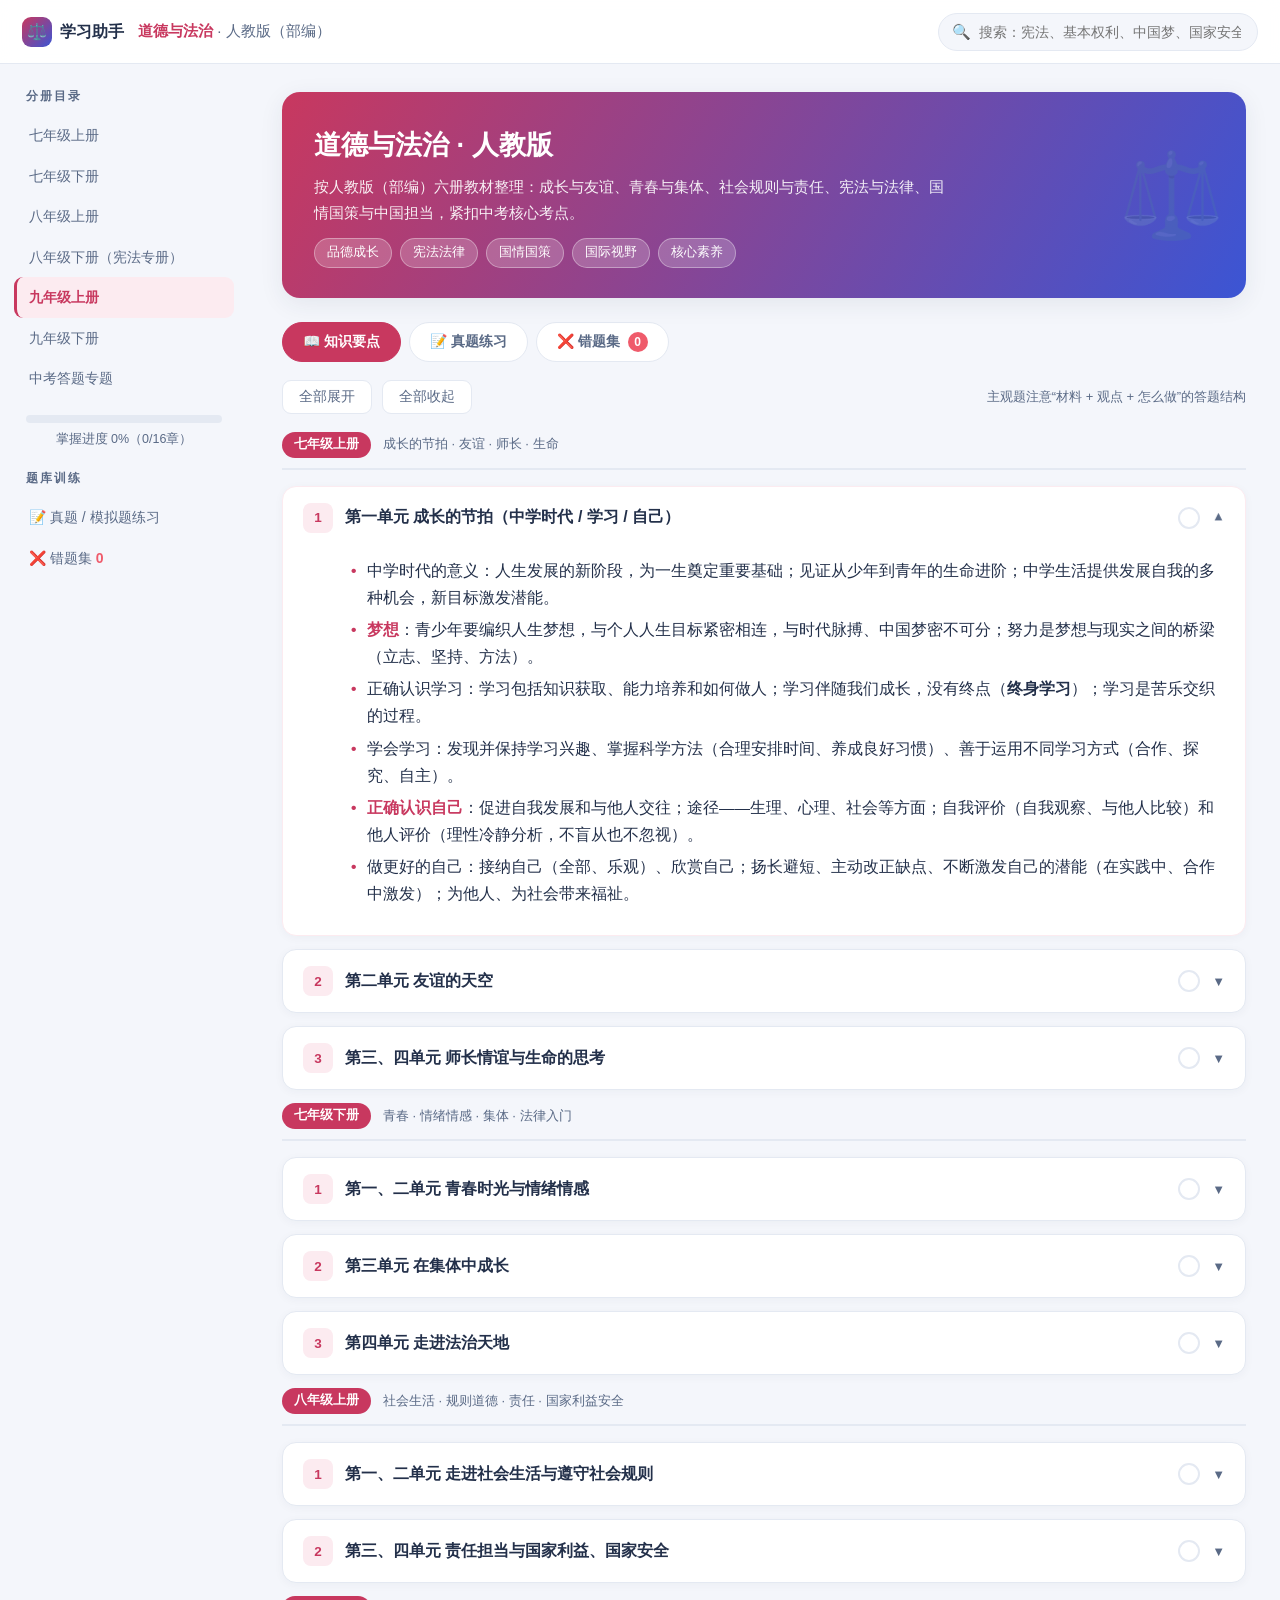
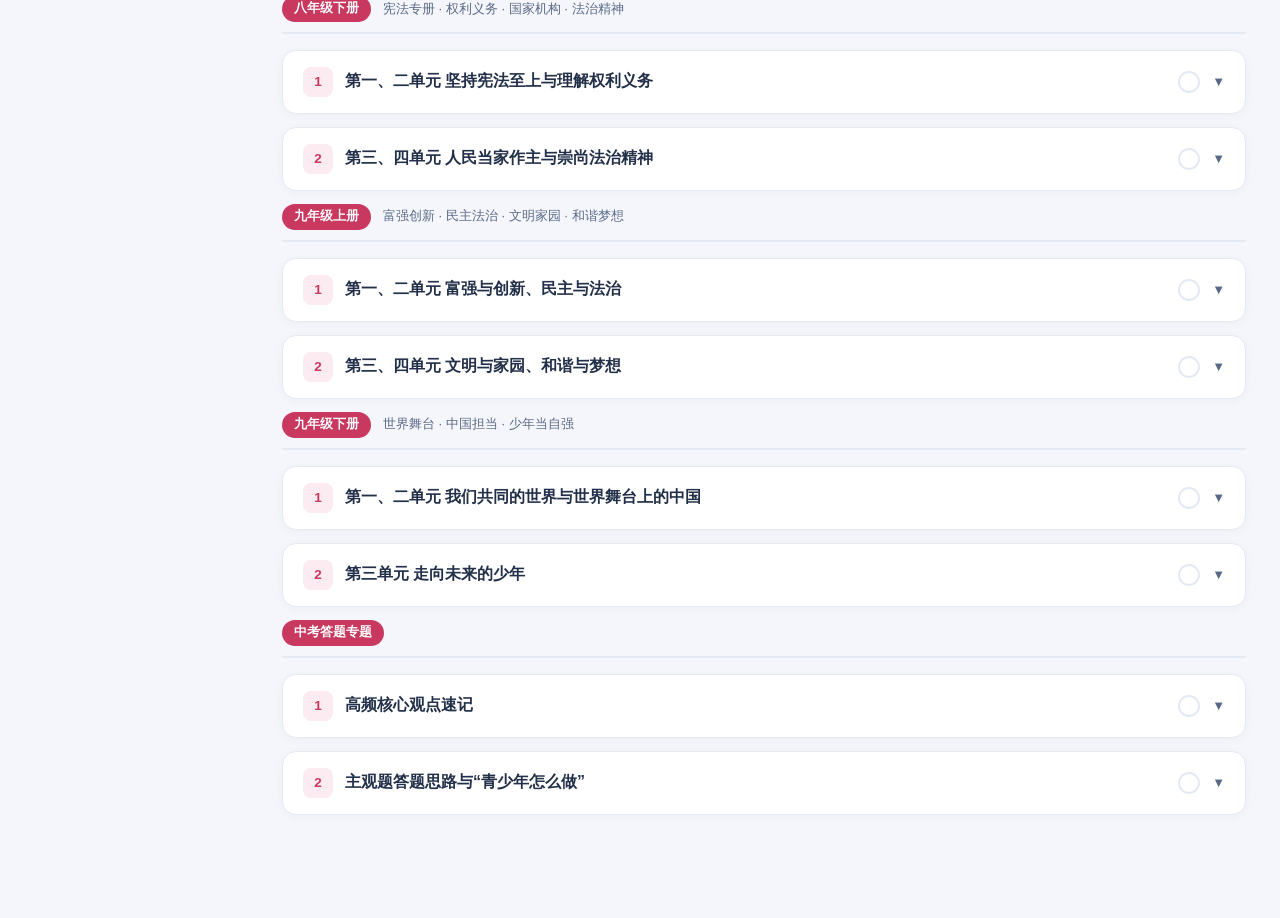
<file: politics.html>
<!DOCTYPE html>
<html lang="zh-CN">
<head>
<meta charset="UTF-8">
<meta name="viewport" content="width=device-width, initial-scale=1.0">
<title>道德与法治（人教版）· 初中学习助手</title>
<link rel="stylesheet" href="css/style.css">
</head>
<body data-subject="politics">
<div class="read-progress"></div>

<header class="topbar">
  <a class="home-link" href="index.html"><span class="logo-dot">⚖️</span> 学习助手</a>
  <span class="subject-name"><b>道德与法治</b> · 人教版（部编）</span>
  <button class="menu-btn" aria-label="菜单">☰</button>
  <div class="search-box">
    <span class="ico">🔍</span>
    <input id="searchInput" type="text" placeholder="搜索：宪法、基本权利、中国梦、国家安全…">
  </div>
</header>
<div class="sidebar-mask"></div>

<div class="layout">
  <aside class="sidebar">
    <h4>分册目录</h4>
    <nav>
      <a href="#grade-7a">七年级上册</a>
      <a href="#grade-7b">七年级下册</a>
      <a href="#grade-8a">八年级上册</a>
      <a href="#grade-8b">八年级下册（宪法专册）</a>
      <a href="#grade-9a">九年级上册</a>
      <a href="#grade-9b">九年级下册</a>
      <a href="#grade-topic">中考答题专题</a>
    </nav>
    <div class="progress-wrap">
      <div class="bar"><i></i></div>
      <p>掌握进度 <span class="pct">0%</span></p>
    </div>
    <h4 style="margin-top:18px">题库训练</h4>
    <nav>
      <a href="#quiz" data-tab="quiz">📝 真题 / 模拟题练习</a>
      <a href="#wrong" data-tab="wrong">❌ 错题集 <span class="wrong-count" style="color:var(--red);font-weight:700">0</span></a>
    </nav>
  </aside>

  <main class="content">
    <section class="page-hero" data-emoji="⚖️">
      <h1>道德与法治 · 人教版</h1>
      <p>按人教版（部编）六册教材整理：成长与友谊、青春与集体、社会规则与责任、宪法与法律、国情国策与中国担当，紧扣中考核心考点。</p>
      <div class="tags">
        <span>品德成长</span><span>宪法法律</span><span>国情国策</span><span>国际视野</span><span>核心素养</span>
      </div>
    </section>

    <div class="quiz-tabs">
      <button type="button" data-tab="knowledge" class="active">📖 知识要点</button>
      <button type="button" data-tab="quiz">📝 真题练习</button>
      <button type="button" data-tab="wrong">❌ 错题集 <span class="wrong-count">0</span></button>
    </div>

    <div id="knowledge">
    <div class="toolbar">
      <button id="expandAll">全部展开</button>
      <button id="collapseAll">全部收起</button>
      <span class="tip">主观题注意“材料 + 观点 + 怎么做”的答题结构</span>
    </div>

    <!-- ================= 七上 ================= -->
    <section class="grade-block" id="grade-7a">
      <h2 class="grade-title"><span class="badge">七年级上册</span><span class="en">成长的节拍 · 友谊 · 师长 · 生命</span></h2>

      <article class="chapter">
        <button type="button" class="chapter-head"><span class="ch-no">1</span><span class="ch-title">第一单元 成长的节拍（中学时代 / 学习 / 自己）</span><span class="ch-master"></span><span class="ch-arrow">▼</span></button>
        <div class="chapter-body"><div class="chapter-body-inner">
          <ul>
            <li>中学时代的意义：人生发展的新阶段，为一生奠定重要基础；见证从少年到青年的生命进阶；中学生活提供发展自我的多种机会，新目标激发潜能。</li>
            <li><b class="kw">梦想</b>：青少年要编织人生梦想，与个人人生目标紧密相连，与时代脉搏、中国梦密不可分；努力是梦想与现实之间的桥梁（立志、坚持、方法）。</li>
            <li>正确认识学习：学习包括知识获取、能力培养和如何做人；学习伴随我们成长，没有终点（<b>终身学习</b>）；学习是苦乐交织的过程。</li>
            <li>学会学习：发现并保持学习兴趣、掌握科学方法（合理安排时间、养成良好习惯）、善于运用不同学习方式（合作、探究、自主）。</li>
            <li><b class="kw">正确认识自己</b>：促进自我发展和与他人交往；途径——生理、心理、社会等方面；自我评价（自我观察、与他人比较）和他人评价（理性冷静分析，不盲从也不忽视）。</li>
            <li>做更好的自己：接纳自己（全部、乐观）、欣赏自己；扬长避短、主动改正缺点、不断激发自己的潜能（在实践中、合作中激发）；为他人、为社会带来福祉。</li>
          </ul>
        </div></div>
      </article>

      <article class="chapter">
        <button type="button" class="chapter-head"><span class="ch-no">2</span><span class="ch-title">第二单元 友谊的天空</span><span class="ch-master"></span><span class="ch-arrow">▼</span></button>
        <div class="chapter-body"><div class="chapter-body-inner">
          <ul>
            <li>友谊的特质：亲密的关系、平等双向的（共同分享也相互分担）、心灵的相遇（超越物质、家庭背景、学习成绩）。</li>
            <li>友谊的澄清：不是一成不变的（学会接受淡出、坦然接受新友谊）；竞争并不必然伤害友谊（关键是对待竞争的态度，坦然接受并欣赏朋友成就）；友谊不能没有原则（不能不加分辨为朋友做任何事）。</li>
            <li>建立友谊：开放自己、持续的行动；呵护友谊：用心关怀对方、学会尊重对方、学会正确处理冲突（协商、坦诚）、正确对待交友中受到的伤害。</li>
            <li><b class="kw">网上交友</b>：超越时空限制、拓展交往圈，但虚拟世界带有不确定因素；要理性辨别、慎重选择，有一定自我保护意识（不轻易接受陌生人邀请、个人信息保密、遇到问题学会求助）；将网友转化为现实朋友需要慎重；不能只停留在虚拟世界，要学会在现实中与同伴交往。</li>
          </ul>
        </div></div>
      </article>

      <article class="chapter">
        <button type="button" class="chapter-head"><span class="ch-no">3</span><span class="ch-title">第三、四单元 师长情谊与生命的思考</span><span class="ch-master"></span><span class="ch-arrow">▼</span></button>
        <div class="chapter-body"><div class="chapter-body-inner">
          <h3>师生之间</h3>
          <ul>
            <li>教师作用：人类文明主要传承者之一，履行教育教学职责的专业人员，承担教书育人使命；“四有”好老师（理想信念、道德情操、扎实学识、仁爱之心）。</li>
            <li>教学相长：教与学是师生相互陪伴、相互促进、共同成长的过程；正确对待老师的表扬和批评——表扬是肯定鼓励，批评是关心提醒和劝诫，要把注意力放在老师批评的内容和用意上。</li>
            <li>亦师亦友：彼此尊重、平等相待、相互关心；正确处理与老师的矛盾：自我反思、多些宽容和理解、坦诚沟通、注意方式。</li>
          </ul>
          <h3>亲情之爱</h3>
          <ul>
            <li>家庭由婚姻关系、血缘关系或收养关系结合成的亲属生活组织；功能：身心寄居之所、心灵港湾；孝亲敬长是中华民族传统美德也是每个中国公民的<b class="kw">法定义务</b>（尊敬、倾听、感恩，从现在开始用行动表达）。</li>
            <li>体味亲情：每个家庭亲情表现形式不同；亲子碰撞（“爱的碰撞”）源于我们与父母在心智、经历等方面差异；通过<b>互动沟通、接纳父母、理解父母行为中的爱</b>化解；试着让父母了解我们的变化和需要。</li>
            <li>构建和谐家庭：家庭成员相互理解、信任、体谅和包容；有效交流和沟通；以良好心态面对家庭发展中的变化。</li>
          </ul>
          <h3>生命的思考</h3>
          <ul>
            <li>生命特点：来之不易、独特的、不可逆的、短暂的；生命有接续（身体生命、社会关系、精神信念上的接续）。</li>
            <li>敬畏生命：生命是脆弱的也是坚强的、崇高神圣的；生命至上，别人的生命同样重要（“仁者爱人”“推己及人”）；从珍惜自己生命走向关怀他人生命。</li>
            <li>守护生命：爱护身体（关心身体状况、养成健康生活方式、增强安全意识自我保护意识、掌握自救自护方法）；养护精神（不过度追求物质生活，守住自己的心灵，传承中华优秀传统文化和民族精神）。</li>
            <li><b class="kw">增强生命韧性</b>：挫折是生命成长的一部分，人们对挫折的认识和态度不同反应不同；发掘生命力量——培养面对困难的勇气和坚强意志，向他人寻求帮助、获得支持鼓励。</li>
            <li>生命的意义：伟大在于创造和奉献；将个体生命和他人的、集体的、民族的、国家的甚至人类的命运联系在一起时，生命便会从平凡中闪耀出伟大。</li>
          </ul>
        </div></div>
      </article>
    </section>

    <!-- ================= 七下 ================= -->
    <section class="grade-block" id="grade-7b">
      <h2 class="grade-title"><span class="badge">七年级下册</span><span class="en">青春 · 情绪情感 · 集体 · 法律入门</span></h2>

      <article class="chapter">
        <button type="button" class="chapter-head"><span class="ch-no">1</span><span class="ch-title">第一、二单元 青春时光与情绪情感</span><span class="ch-master"></span><span class="ch-arrow">▼</span></button>
        <div class="chapter-body"><div class="chapter-body-inner">
          <ul>
            <li>悦纳青春期生理变化（身体外形、内部器官、性机能），正视矛盾心理（参加集体活动、求助他人、培养兴趣、自我调节）。</li>
            <li>独立思考：有自己独到见解，也能接纳他人合理正确意见；批判精神：有质疑勇气、表达观点合理化建议（考虑他人感受）；开发创造潜力：勤奋学习、自觉劳动、勇于实践。</li>
            <li>男生女生：各自拥有性别优势，欣赏对方优势有助于完善自己，相互取长补短；性别刻板印象可能影响潜能发挥；青春萌动正常，对待异性情感应<b>慎重对待、理智处理</b>；与异性交往要内心坦荡、言谈得当、举止得体。</li>
            <li><b class="kw">“行己有耻”</b>：知廉耻、懂荣辱，有知耻之心，树立底线意识（触碰道德和法律的事坚决不做），磨砺意志拒绝不良诱惑；“<b>止于至善</b>”：向往美好、永不言弃的精神状态，从点滴小事做起，向榜样学习，养成自我省察的习惯。</li>
          </ul>
          <div class="box formula">
            情绪四种基本类型：喜、怒、哀、惧；受多方面因素影响（个人生理周期、对某件事的预期、周围舆论、自然环境）。<br>
            情绪作用：影响观念和行动，可能激励我们向上，也可能让我们止步不前；青春期情绪特点：反应强烈、波动与固执、细腻性、闭锁性、表现性。<br>
            调节情绪方法：改变认知评价、转移注意、合理宣泄和放松训练。<br>
            情感与情绪区别：情绪短暂不稳定，情感不断强化逐渐积累、相对稳定；美好情感通过阅读、交往、参加有意义的社会活动获得；学会承受负面感受、将负面情感转变为成长助力；传递情感正能量（用热情和行动影响环境、在与他人情感交流中传递）。
          </div>
        </div></div>
      </article>

      <article class="chapter">
        <button type="button" class="chapter-head"><span class="ch-no">2</span><span class="ch-title">第三单元 在集体中成长</span><span class="ch-master"></span><span class="ch-arrow">▼</span></button>
        <div class="chapter-body"><div class="chapter-body-inner">
          <ul>
            <li>集体是人们联合起来的有组织的整体（联结度越高，感知温暖越多）；集体给我们温暖和力量（获得安全感和归属感、体验集体荣誉感）。</li>
            <li>集体力量来源于成员共同的目标和团结协作；个人力量在集体中汇聚可以完成许多单凭一己之力无法完成的事情。</li>
            <li>个人与集体：个人在集体中涵养品格（培养负责任态度和能力、学会友好相处）、发展个性；在集体生活中展示、发展、完善自我。</li>
            <li><b class="kw">个人意愿与集体规则</b>：冲突时通常让个人意愿服从集体共同要求；理解集体要求合理性，反思个人意愿合理性，找到平衡点。</li>
            <li>个人利益与集体利益：本质上一致；发生冲突时坚持集体主义（不是不关注个人利益，而是在承认保护个人正当利益前提下反对极端个人主义）。</li>
            <li>美好集体特征：民主公正、充满关怀与友爱、善于合作、充满活力；建设美好集体需要每个人各尽其能、发挥所长，悉心呵护集体荣誉和利益，学会承担责任。</li>
          </ul>
        </div></div>
      </article>

      <article class="chapter">
        <button type="button" class="chapter-head"><span class="ch-no">3</span><span class="ch-title">第四单元 走进法治天地</span><span class="ch-master"></span><span class="ch-arrow">▼</span></button>
        <div class="chapter-body"><div class="chapter-body-inner">
          <ul>
            <li>生活与法律：法律就在身边，每一部法律都是应生活需要制定颁布，又对生活加以规范和调整；法律规定权利和义务，为每个人提供自由生存和发展空间。</li>
            <li><b class="kw">法律的特征</b>：①由国家制定或认可；②由国家强制力保证实施（最主要特征，军队、警察、法庭、监狱）；③对全体社会成员具有普遍约束力（公民在法律面前一律平等）。</li>
            <li>法律作用：规范作用（规范全体社会成员行为，规定权利义务，为评判行为提供准绳）和保护作用（通过解决纠纷和制裁违法犯罪维护合法权益）。</li>
            <li>未成年人特殊保护：身心发育不成熟、自我保护能力弱、辨别是非和自控能力不强，容易受到不良因素影响和不法侵害；保护未成年人是人类文明和社会进步的应有之义。</li>
            <li>专门法律：未成年人保护法、预防未成年人犯罪法；<b class="kw">六道防线</b>：家庭保护（基础）、学校保护、社会保护、网络保护、政府保护、司法保护。</li>
            <li>学会依法办事：遵守各种法律法规，遇到问题需要解决时通过法治方式表达诉求和愿望；树立法治意识，发自内心尊崇、遵守、捍卫法律；青少年是法治中国建设的受益者、参与者和推动者。</li>
          </ul>
        </div></div>
      </article>
    </section>

    <!-- ================= 八上 ================= -->
    <section class="grade-block" id="grade-8a">
      <h2 class="grade-title"><span class="badge">八年级上册</span><span class="en">社会生活 · 规则道德 · 责任 · 国家利益安全</span></h2>

      <article class="chapter">
        <button type="button" class="chapter-head"><span class="ch-no">1</span><span class="ch-title">第一、二单元 走进社会生活与遵守社会规则</span><span class="ch-master"></span><span class="ch-arrow">▼</span></button>
        <div class="chapter-body"><div class="chapter-body-inner">
          <ul>
            <li>个人与社会：个人是社会的有机组成部分；人的身份在社会关系中确定（血缘、地缘、业缘关系）；社会化在社会课堂中成长。</li>
            <li>亲社会行为：谦让、分享、帮助他人、关心社会发展；在人际交往和社会实践中养成（主动了解社会、关注发展变化、投身社会实践）；实现人生价值。</li>
            <li><b class="kw">网络的利与弊</b>：丰富日常生活（信息传递交流方便、打破传统人际交往限制、生活更便利）；推动社会进步（为经济发展注入新活力、促进民主政治进步、为文化传播和科技创新搭建新平台）。弊端：信息良莠不齐、沉迷网络影响学习生活、个人隐私容易被侵犯。</li>
            <li>合理利用网络：提高媒介素养、学会“信息节食”、辨析网络信息、恪守道德和法律（网络生活基本准则）、传播网络正能量（利用网络平台建言献策、践行社会主义核心价值观、高扬主旋律）。</li>
          </ul>
          <div class="box formula">
            社会秩序（社会管理、生产、交通、公共场所秩序）是人民安居乐业的保障；社会规则（道德、纪律、法律）明确社会秩序内容、保障社会秩序实现。<br>
            自由与规则不可分：社会规则划定自由的边界（公民行使自由和权利时不得损害国家社会集体和他人的合法自由和权利）；社会规则是人们享有自由的保障。<br>
            遵守规则：他律和自律；发自内心地敬畏规则，将规则作为行动准绳；坚定维护规则（提醒、监督、帮助他人）；积极改进规则（规则不是一成不变的，要积极参与规则改进完善）。
          </div>
          <ul>
            <li><b class="kw">尊重</b>：内在修养的外在表现；学会换位思考、欣赏他人；使社会生活和谐融洽。</li>
            <li><b class="kw">文明有礼</b>：立身处世前提，促进社会和谐，体现国家形象；做文明有礼的人：态度谦和用语文明、仪表整洁举止端庄、在社会生活中不断学习观察思考践行。</li>
            <li><b class="kw">诚信</b>：社会主义核心价值观价值准则、传统美德、民法原则；是一个人安身立命之本、企业无形资产、促进社会文明国家兴旺；践行诚信：树立诚信意识、运用诚信智慧、珍惜个人诚信记录。</li>
            <li>违法行为分类：行政违法行为、民事违法行为、刑事违法行为（犯罪）；一般违法行为（行政、民事）与犯罪（刑事）；任何违法行为都要承担相应法律责任。</li>
            <li><b class="kw">犯罪三个基本特征</b>：严重社会危害性（最本质特征）、刑事违法性（法律标志）、应受刑罚处罚性；刑罚分主刑（管制、拘役、有期徒刑、无期徒刑、死刑）和附加刑（罚金、剥夺政治权利、没收财产、驱逐出境）。</li>
            <li>加强自我防范：珍惜美好生活认清犯罪危害、杜绝不良行为、增强法治观念依法自律、从小事做起自觉遵纪守法；遇到侵害及时寻求法律救助（法律服务所、公证处、法律援助中心；诉讼是处理纠纷最正规最权威方式）；有勇有谋应对违法犯罪（见义勇为 + 见义智为，保全自己巧妙借助他人社会力量）。</li>
          </ul>
        </div></div>
      </article>

      <article class="chapter">
        <button type="button" class="chapter-head"><span class="ch-no">2</span><span class="ch-title">第三、四单元 责任担当与国家利益、国家安全</span><span class="ch-master"></span><span class="ch-arrow">▼</span></button>
        <div class="chapter-body"><div class="chapter-body-inner">
          <ul>
            <li>责任是一个人分内应该做的事情；来自对他人的承诺、职业要求、道德规范、法律规定等；不同角色承担不同责任（子女、学生、社会成员、公民）。</li>
            <li>责任与代价回报：承担责任付出时间精力金钱、可能受责备处罚；获得精神方面的回报（良好自我感觉、获得新知识技能、赢得尊重赞许）。</li>
            <li>做负责任的人：对自己负责（小到按时完成作业、约定守时，大到终身信守承诺）；对他人和社会负责；学会感恩、主动关心帮助他人；不言代价与回报的人使我们的生活更温暖安全充满阳光和希望。</li>
            <li>关爱他人：心怀善意、尽己所能、讲究策略（帮助他人时考虑内心感受、增强安全防范和自我保护意识）；服务社会：体现人生价值、促进全面发展；参与社会公益活动（环境保护、社区服务）、热爱劳动爱岗敬业。</li>
            <li><b class="kw">国家利益</b>：是一个主权国家在国际社会中生存需求和发展需求的总和，关系民族生存、国家兴亡；包括安全利益、政治利益、经济利益、文化利益等；国家核心利益包括国家主权、国家安全、领土完整、国家统一、国家政治制度和社会大局稳定、经济社会可持续发展的基本保障。</li>
            <li>国家利益是人民利益的集中表现，二者相辅相成、高度统一；坚持国家利益至上：树立维护国家利益意识（心怀爱国之情、树立危机意识和防范意识、增强责任感使命感）；捍卫国家利益（以国家利益为重，把国家利益放在第一位；同一切损害国家利益行为作斗争；自觉遵守道德和法律）。</li>
            <li><b class="kw">总体国家安全观</b>：以人民安全为宗旨、以政治安全为根本、以经济安全为基础、以军事科技文化社会安全为保障、以促进国际安全为依托；走出一条中国特色国家安全道路（涵盖政治、国土、军事、经济、文化、社会、科技、网络、生态、资源、核安全等 11 个领域）。</li>
            <li>维护国家安全：全国各族人民根本利益所在，是我们的共同责任；人人都是维护国家安全的主角（增强国家安全意识、树立安全利益高于一切观念；学习相关法律法规和知识；履行法定义务——不做危害安全的事、发现危害行为及时举报、配合国家安全机关工作、积极建言献策）。</li>
            <li>天下兴亡匹夫有责：劳动是财富和幸福的源泉；实干创造未来；青少年接过历史接力棒，努力学习、积极探索，勇做学习者、劳动者、奉献者。</li>
          </ul>
        </div></div>
      </article>
    </section>

    <!-- ================= 八下 ================= -->
    <section class="grade-block" id="grade-8b">
      <h2 class="grade-title"><span class="badge">八年级下册</span><span class="en">宪法专册 · 权利义务 · 国家机构 · 法治精神</span></h2>

      <article class="chapter">
        <button type="button" class="chapter-head"><span class="ch-no">1</span><span class="ch-title">第一、二单元 坚持宪法至上与理解权利义务</span><span class="ch-master"></span><span class="ch-arrow">▼</span></button>
        <div class="chapter-body"><div class="chapter-body-inner">
          <h3>宪法</h3>
          <ul>
            <li>党的主张和人民意志的统一：我国是人民民主专政的社会主义国家，国家的一切权力属于<b class="kw">人民</b>；中国共产党领导是中国特色社会主义最本质特征。</li>
            <li>国家权力属于人民：宪法确认我国国家性质、规定社会主义经济制度（奠定经济基础）、规定社会主义政治制度（人民行使国家权力的基本途径和形式）、规定广泛公民基本权利、规定国家武装力量属于人民。</li>
            <li>人权的实质内容和目标：人自由、平等地生存和发展；尊重和保障人权是立法活动基本要求；国家一切权力属于人民，人民代表大会制度是根本政治制度。</li>
            <li><b class="kw">治国安邦总章程</b>：宪法组织国家机构（民主集中制原则）、规范权力运行（国家权力必须在宪法和法律限定的范围内行使，法定职责必须为、法无授权不可为）。</li>
            <li>宪法是根本法：规定国家生活中最根本最重要问题；具有最高法律效力（是其他法律立法基础和依据，其他法律不得与宪法原则和精神相违背）；制定和修改程序比其他法律更加严格；是国家法制统一的基础。</li>
            <li>加强宪法监督：全国人大及其常委会行使监督宪法实施职权；健全解释程序机制、推进合宪性审查；增强宪法意识（设立国家宪法日 12 月 4 日、建立宪法宣誓制度；学习、认同、践行宪法）。</li>
          </ul>
          <h3>公民权利与义务</h3>
          <ul>
            <li>政治权利和自由：<b class="kw">选举权和被选举权</b>（公民一项基本政治权利，年满 18 周岁未被剥夺政治权利）、政治自由（言论出版集会结社游行示威）、监督权（批评建议、申诉控告检举，不得捏造歪曲诬告陷害）。</li>
            <li>人身自由（公民最基本、最重要的权利）：人身自由不受侵犯、人格尊严不受侵犯（名誉权、荣誉权、肖像权、姓名权、隐私权）、住宅不受侵犯、通信自由和通信秘密受法律保护。</li>
            <li>社会经济与文化教育权利：财产权（占有、使用、收益、处分）、劳动权、物质帮助权；受教育权；文化权利。其他：平等权、宗教信仰自由、妇女儿童残疾人等特定人群权利。</li>
            <li>行使权利界限：不得超越它本身界限、不得滥用权利；不得损害国家社会集体利益和其他公民的合法自由和权利；依照法定程序、按规定方式步骤过程进行（协商、调解、仲裁、诉讼）。</li>
            <li>基本义务：遵守宪法法律、维护国家利益（维护国家统一和全国各民族团结、维护国家安全荣誉利益）、依法服兵役、<b class="kw">依法纳税</b>；其他：劳动、受教育、夫妻双方实行计划生育、父母抚养教育未成年子女、成年子女赡养扶助父母。</li>
            <li><b class="kw">权利义务相统一</b>：相互依存、相互促进（权利的实现需要义务履行，义务履行促进权利实现）；公民既是合法权利享有者又是法定义务承担者；某些权利同时也是义务（劳动、受教育）；坚持权利和义务相统一，不仅要增强权利意识依法行使权利，而且要增强义务观念自觉履行法定义务（法律要求做的必须做、法律禁止做的坚决不做）。</li>
          </ul>
        </div></div>
      </article>

      <article class="chapter">
        <button type="button" class="chapter-head"><span class="ch-no">2</span><span class="ch-title">第三、四单元 人民当家作主与崇尚法治精神</span><span class="ch-master"></span><span class="ch-arrow">▼</span></button>
        <div class="chapter-body"><div class="chapter-body-inner">
          <h3>基本经济制度与政治制度</h3>
          <ul>
            <li>基本经济制度：<b class="kw">公有制为主体、多种所有制经济共同发展；按劳分配为主体、多种分配方式并存；社会主义市场经济体制</b>。</li>
            <li>公有制经济：国有经济（国民经济主导力量）、集体经济、混合所有制中国有和集体成分；非公有制：个体、私营等，是社会主义市场经济重要组成部分；国家巩固和发展公有制经济，鼓励支持引导非公有制经济发展。</li>
            <li>根本政治制度：<b class="kw">人民代表大会制度</b>（人民通过民主选举选出代表组成国家权力机关）；人大代表的权利（审议权、表决权、提案权、质询权）和义务（与人民群众保持密切联系、听取意见要求、为人民服务对人民负责受人民监督）。</li>
            <li>基本政治制度：中国共产党领导的多党合作和政治协商制度、民族区域自治制度、基层群众自治制度（居民委员会、村民委员会）。</li>
          </ul>
          <h3>国家机构</h3>
          <div class="tbl-wrap">
          <table>
            <tr><th>机关</th><th>性质/职权</th></tr>
            <tr><td>全国人大及地方各级人大</td><td>国家权力机关；立法权、决定权、任免权、监督权；全国人大是最高国家权力机关，常委会是其常设机关</td></tr>
            <tr><td>国家主席</td><td>国家元首；公布法律发布命令、任免权、外事权、荣典权</td></tr>
            <tr><td>行政机关（国务院及各级政府）</td><td>国家权力机关的执行机关；国务院即中央人民政府是最高行政机关；坚持法定职责必须为、法无授权不可为</td></tr>
            <tr><td>监察委员会</td><td>国家监察机关（监察委员会对所有行使公权力的公职人员进行监察）；国家监察委员会是最高监察机关</td></tr>
            <tr><td>人民法院</td><td>国家审判机关，依法独立行使审判权；最高人民法院是最高审判机关</td></tr>
            <tr><td>人民检察院</td><td>国家法律监督机关，依法独立行使检察权</td></tr>
          </table>
          </div>
          <h3>崇尚法治精神</h3>
          <ul>
            <li>自由：人们在法律规定的范围内，依照自己意志活动的权利；受必要的限制（必要的限制是对自由的保护，无限制的自由只会走向自由的反面）；法治与自由相互联系不可分割（法治标定自由界限、法治是自由的保障）。</li>
            <li>平等：法律意义上的平等——同等情况同等对待、不同情况差别对待（老弱病残孕优先权）；法律面前人人平等（任何公民一律平等享有权利、平等履行义务，合法权益平等受保护、违法犯罪平等予以追究，不允许特权）。</li>
            <li>公平：包括权利公平、规则公平、机会公平；是个人生存和发展的重要保障、社会稳定和进步的重要基础；守护公平——个人维护公平（站在公平立场、坚守原则、敢于说“不”、合理合法谋求公平），制度保障公平。</li>
            <li>正义：社会制度的重要价值、社会和谐的基本条件；做有正义感的人（守护正义需要勇气和智慧，敢于斗争、讲究策略做到见义“智”为）；司法是捍卫社会公平正义的最后一道防线。</li>
          </ul>
        </div></div>
      </article>
    </section>

    <!-- ================= 九上 ================= -->
    <section class="grade-block" id="grade-9a">
      <h2 class="grade-title"><span class="badge">九年级上册</span><span class="en">富强创新 · 民主法治 · 文明家园 · 和谐梦想</span></h2>

      <article class="chapter">
        <button type="button" class="chapter-head"><span class="ch-no">1</span><span class="ch-title">第一、二单元 富强与创新、民主与法治</span><span class="ch-master"></span><span class="ch-arrow">▼</span></button>
        <div class="chapter-body"><div class="chapter-body-inner">
          <ul>
            <li>改革开放：1978 年党的十一届三中全会开启；从农村到城市、从试点到推广、从对内搞活到对外开放；极大解放和发展社会生产力；中国人民创造了人类发展史上的伟大奇迹；中国共产党带领中国人民走上了建设富强民主文明和谐美丽的社会主义现代化强国之路；改革开放是决定当代中国命运的<b class="kw">关键抉择</b>、是强国之路。</li>
            <li>新时代主要矛盾：人民日益增长的美好生活需要和不平衡不充分的发展之间的矛盾；全面深化改革（应对区域发展不平衡、城镇化水平不高、城乡发展不平衡不协调等现实挑战）；共享发展成果（衡量一个社会的文明程度要看发展成果是否惠及全体人民；党和政府坚持以人民为中心的发展思想，让人民群众获得感、幸福感、安全感更加充实、更有保障、更可持续）。</li>
            <li><b class="kw">创新</b>：是引领发展的第一动力；推动人类社会向前发展的重要力量；时代发展呼唤创新（创新已成为世界主要国家发展战略的重心）；创新驱动是国家命运所系；科技创新能力已经成为综合国力竞争的决定性因素。</li>
            <li>我国科技现状：成就（尖端技术掌握和创新打下坚实基础，在一些重要领域走在世界前列，如载人航天、探月探火、深海深地探测）；差距（整体上仍面临创新能力不强、科技发展水平总体不高、科技对经济社会发展的支撑能力不足、对经济增长的贡献率远低于发达国家）；建设创新型国家：落实科教兴国战略、人才强国战略、创新驱动发展战略；教育是民族振兴、社会进步的基石；企业是社会创新的重要力量（提升创新能力是企业持续发展之基、市场制胜之道）；保护知识产权；大众创业、万众创新。</li>
            <li>民主：社会主义民主的本质是<b class="kw">人民当家作主</b>；目的是保障最广大人民的利益；是一种新型的民主，是维护人民根本利益的最广泛、最真实、最管用的民主；协商民主是我国社会主义民主政治的特有形式和独特优势。</li>
            <li>公民行使民主权利方式：<b class="kw">民主选举、民主决策、民主监督</b>；增强民主意识（自觉遵守宪法、积累民主知识、依法参与公共事务）。</li>
            <li>法治：是人类社会进入现代文明的重要标志，能够为人们提供良好的生活秩序；<b>全面依法治国</b>是中国特色社会主义的本质要求和重要保障；总目标：建设中国特色社会主义法治体系、建设社会主义法治国家；十六字方针：<b class="kw">科学立法、严格执法、公正司法、全民守法</b>。</li>
            <li>政府：国家权力机关的执行机关；宗旨是为人民服务；建设<b class="kw">法治政府</b>要按照法治原则运作，各项权力在法治轨道上运行，坚持依法行政（现代法治政府行使权力普遍奉行的基本准则，核心是规范政府的行政权），全面推进政务公开，防范行政权力滥用。</li>
            <li>厉行法治：对全体社会成员的共同要求；公民要增强尊法学法守法用法意识，弘扬法治精神，强化规则意识，树立正确权利义务观念；政府及其工作人员要率先做尊法守法榜样；加强法治宣传，营造良好法治文化环境；法治与德治相结合（法律起规范作用，道德起教化作用；相辅相成相得益彰）。</li>
          </ul>
        </div></div>
      </article>

      <article class="chapter">
        <button type="button" class="chapter-head"><span class="ch-no">2</span><span class="ch-title">第三、四单元 文明与家园、和谐与梦想</span><span class="ch-master"></span><span class="ch-arrow">▼</span></button>
        <div class="chapter-body"><div class="chapter-body-inner">
          <ul>
            <li>中华文化：源远流长、博大精深；具有应对挑战、与时俱进的创造力和海纳百川、有容乃大的包容力；薪火相传、历久弥新；文化自信来自于中华优秀传统文化的积淀、传承与创新、发展，来自于当今中国特色社会主义的蓬勃生机，来自于实现中国梦的光明前景。</li>
            <li>弘扬中华传统美德：忧国忧民、道济天下的爱国情怀，勤劳勇敢、自强不息的奋进品格，自尊互敬、助人为乐的和乐风范，诚信守法、见利思义的高尚情操，孝敬父母、尊敬师长的伦理规范，律己宽人、扬善抑恶的处世准则。</li>
            <li><b class="kw">民族精神</b>：以爱国主义为核心的团结统一、爱好和平、勤劳勇敢、自强不息的伟大民族精神；具有与时俱进的品格（新民主主义革命时期：井冈山、长征、延安精神；社会主义革命和建设时期：雷锋、大庆、“两弹一星”精神；改革开放时期：特区、抗洪、载人航天、抗震救灾、女排、抗疫、脱贫攻坚精神）；传承和弘扬民族精神表现在国家危难、民族危亡紧要关头能挺身而出，在他人生命财产遇到危险关键时刻能见义勇为，在日常学习工作中勤勤恳恳、任劳任怨、敬业创优。</li>
            <li>社会主义核心价值观：富强、民主、文明、和谐（国家层面）；自由、平等、公正、法治（社会层面）；爱国、敬业、诚信、友善（公民个人层面）；是当代中国精神的集中体现。</li>
            <li>人口问题：我国是人口众多的发展中国家，总人口增速趋缓、总和生育率明显低于更替水平、老龄化加剧等；坚持计划生育基本国策（不断调整完善）。</li>
            <li>资源环境：资源形势——自然资源丰富、总量大种类多，但人均占有量少、开发难度大，总体上紧缺；长期以来资源利用不尽合理、不够科学，依靠消耗大量资源换取经济发展的现象突出。环境形势——总体有所改善但生态环境形势仍不容乐观。坚持<b class="kw">人与自然和谐共生</b>：以资源环境承载能力为基础、以自然规律为准则、以可持续发展、人与自然和谐共生为目标；坚持节约资源和保护环境的基本国策；贯彻<b class="kw">创新、协调、绿色、开放、共享</b>的新发展理念。</li>
            <li><b class="kw">走绿色发展道路</b>：处理好经济发展与生态环境保护的关系（绿水青山就是金山银山）；坚持绿色富国、绿色惠民；坚持节约优先、保护优先、自然恢复为主的方针；大力倡导节能、环保、低碳、文明的绿色生产生活方式（落实节能、环保、低碳“碳达峰、碳中和”）；实行最严格生态环境保护制度。</li>
            <li>民族关系：平等团结互助和谐；处理民族关系基本原则：民族平等、民族团结和各民族共同繁荣；加强和巩固民族团结，维护祖国统一是中华民族的最高利益；维护和促进民族团结是每个公民的神圣职责和光荣义务（“三个尊重”：尊重宗教信仰、风俗习惯、语言文字）。</li>
            <li>祖国统一：“<b class="kw">一国两制</b>”是党领导人民实现祖国和平统一的一项重要制度，是中国特色社会主义的一个伟大创举；香港、澳门回归以来与祖国内地优势互补、共同发展；台湾问题——解决台湾问题、实现祖国完全统一是全体中华儿女共同愿望、中华民族根本利益所在；“和平统一、一国两制”是解决台湾问题的基本方针，也是实现国家统一的最佳方式；一个中国原则是两岸关系的政治基础。</li>
            <li><b class="kw">中国梦</b>：实现中华民族伟大复兴（基本内涵：国家富强、民族振兴、人民幸福）；新时代“两个一百年”奋斗目标（全面建成小康社会已实现→到 2035 年基本实现社会主义现代化→到本世纪中叶建成富强民主文明和谐美丽的社会主义现代化强国）；实现路径：必须坚持党的领导、走中国道路（中国特色社会主义道路）、弘扬中国精神（以爱国主义为核心的民族精神和以改革创新为核心的时代精神）、凝聚中国力量（全国各族人民大团结的力量）；做自信的中国人（对国家有认同、对文化有底气、对发展有信心；既是梦想家又是实干家）。</li>
          </ul>
        </div></div>
      </article>
    </section>

    <!-- ================= 九下 ================= -->
    <section class="grade-block" id="grade-9b">
      <h2 class="grade-title"><span class="badge">九年级下册</span><span class="en">世界舞台 · 中国担当 · 少年当自强</span></h2>

      <article class="chapter">
        <button type="button" class="chapter-head"><span class="ch-no">1</span><span class="ch-title">第一、二单元 我们共同的世界与世界舞台上的中国</span><span class="ch-master"></span><span class="ch-arrow">▼</span></button>
        <div class="chapter-body"><div class="chapter-body-inner">
          <ul>
            <li>当今世界特征：开放的世界、发展的世界、紧密联系的世界；经济全球化：商品生产在全球范围内完成、商品贸易在全球范围内进行；促进资源利用更加合理有效，但也使风险与危机跨国界传递；要顺应历史潮流，保持积极开放心态，同时居安思危，注重国家经济安全。</li>
            <li>文化多样性：是人类社会的基本特征，是世界文化充满活力的表现，也是人类文明进步的重要动力；正确认识文化差异、相互尊重，通过平等交流、对话达成彼此理解和包容；面对多样文化，各国应当用开放和包容的心态学习和借鉴优秀外来文化，促进和而不同、兼收并蓄的文明交流。</li>
            <li>世界格局：冷战结束后进入多极化时代（多种国际力量相互依存又相互制约）；当今世界正经历百年未有之大变局；国际竞争的实质是以经济和科技实力为基础的综合国力的较量；国际关系民主化是大势所趋。</li>
            <li><b class="kw">和平与发展</b>是当今时代的主题；威胁和平的因素：霸权主义、民族问题、宗教冲突、领土争端和恐怖主义等；构建<b class="kw">人类命运共同体</b>：各国相互联系、相互依存程度空前加深，需要建设持久和平、普遍安全、共同繁荣、开放包容、清洁美丽的世界（政治上相互尊重平等协商、安全上对话协商共建共享、经济上同舟共济促进贸易投资自由便利化、文化上和而不同兼收并蓄、生态上坚持环境友好合作应对气候变化）。</li>
          </ul>
          <div class="box formula">
            中国担当：面对各种区域性和全球性危机与难题，中国积极主动承担起相应的责任；全方位参与全球治理（维护区域稳定与安全、化解区域危机、对外经济援助、全球环境保护、各种灾害救援及高致死性传染病与瘟疫防控）；努力提高自身在国际上的影响力、感召力和塑造力，致力于成为世界和平的建设者、全球发展的贡献者、国际秩序的维护者。<br>
            中国智慧：遵循共商共建共享原则，为全球治理提出中国方案、贡献中国智慧；广泛参与国际事务，在解决人类面临的各种问题过程中发挥负责任大国作用；推动国际秩序朝着更加公正合理的方向发展。<br>
            中国影响：文化影响（中国文化对世界影响越来越大）、世界经济发展的引擎与稳定器（正为世界经济增长注入新的活力）、世界格局中的重要力量（秉持“和而不同”思想以及共商共建共享的全球治理观）。
          </div>
          <ul>
            <li>机遇与挑战：机遇——和平、发展、合作、共赢的时代潮流越来越强劲，中国已在资金、人才、技术、管理经验、基础设施等领域具备良好积累；挑战——受全球经济大环境影响，中国经济面临一定的下行压力和不少困难，“中国制造”需要转型升级，复杂多变的国际形势使海外投资面临困难和风险。</li>
            <li>积极谋求发展：把提升发展质量放在首位（加快建设制造强国）；积极寻求新的经济增长点（努力抢占全球技术创新与新兴产业发展制高点，培育壮大经济发展新动能，如生物科技、新能源、新材料、空间技术、人工智能）；以更加开放的姿态积极参与全球规则制定。</li>
            <li>共享发展机遇：坚持合作共赢理念，让发展成果更多更公平地惠及各个国家；重视与相关国家和地区的合作，致力于共同建设一个繁荣的世界；“<b class="kw">一带一路</b>”建设是我国在新的历史条件下实行全方位对外开放的重大举措、推动互利共赢的重要平台。</li>
          </ul>
        </div></div>
      </article>

      <article class="chapter">
        <button type="button" class="chapter-head"><span class="ch-no">2</span><span class="ch-title">第三单元 走向未来的少年</span><span class="ch-master"></span><span class="ch-arrow">▼</span></button>
        <div class="chapter-body"><div class="chapter-body-inner">
          <ul>
            <li>个人命运与国家命运息息相关，个人的未来与民族的未来紧密相连；青年兴则国家兴，青年强则国家强；青年一代有理想、有本领、有担当，国家就有前途，民族就有希望。</li>
            <li>青少年的责任是时代赋予的：实现中华民族伟大复兴的中国梦，需要一代又一代有志青少年接续奋斗；要为建设祖国做好准备（坚定理想信念、志存高远、脚踏实地，勇做时代弄潮儿，努力在实现中国梦的伟大实践中建功立业，创造精彩人生）。</li>
            <li>做有情怀的人：传承弘扬中华优秀传统文化、增强爱国情感、弘扬民族精神和时代精神、践行社会主义核心价值观；了解人类文明进程、关切世界问题、在与世界各国青少年交流中提高我们的影响。</li>
            <li>积极应对当下学习压力：高度重视、积极投入，尤其要正确面对可能出现的考试焦虑（调整自我期望、改进学习策略和方法）；<b class="kw">终身学习</b>理念有助于缓解压力。</li>
            <li>做好职业准备：考虑自己的兴趣爱好、把握个性特长、结合自己的能力和经验、加强学习提高自身素质、顺应时代变化（抓住机遇、做好多方面准备）；热爱本职工作，脚踏实地、勤勤恳恳、刻苦钻研、精益求精、不断创新，才能成就一番事业，实现人生价值（<b>敬业精神</b>）。</li>
            <li>回望成长之旅：初中三年收获了知识、能力、友谊，学会反思；做出合理选择（弄清自己真实需要、多方面收集信息、掌握选择策略、考虑目标的重要性和实现的可能性）；走向未来：踏上新的征程，要做好准备、抓住机会、善于创造机会，勇往直前迎接挑战。</li>
          </ul>
        </div></div>
      </article>
    </section>

    <!-- ================= 专题 ================= -->
    <section class="grade-block" id="grade-topic">
      <h2 class="grade-title"><span class="badge">中考答题专题</span></h2>

      <article class="chapter">
        <button type="button" class="chapter-head"><span class="ch-no">1</span><span class="ch-title">高频核心观点速记</span><span class="ch-master"></span><span class="ch-arrow">▼</span></button>
        <div class="chapter-body"><div class="chapter-body-inner">
          <ul>
            <li>中国共产党领导是中国特色社会主义最本质的特征，是中国特色社会主义制度的最大优势。</li>
            <li>我国是人民民主专政的社会主义国家，国家的一切权力属于人民；人民代表大会制度是根本政治制度。</li>
            <li>宪法是国家的根本法，是一切组织和个人的根本活动准则，具有最高的法律效力、法律地位和法律权威。</li>
            <li>公民在法律面前一律平等；权利义务相统一；行使权利不得损害国家、社会、集体和他人利益。</li>
            <li>改革开放是决定当代中国命运的关键抉择；创新是引领发展的第一动力；科技创新能力是综合国力竞争的决定性因素。</li>
            <li>社会主义民主的本质是人民当家作主；协商民主是特有形式和独特优势。</li>
            <li>全面依法治国：科学立法、严格执法、公正司法、全民守法；依法行政的核心是规范政府的行政权。</li>
            <li>中华文化源远流长、博大精深；坚定文化自信；民族精神核心是爱国主义；时代精神核心是改革创新。</li>
            <li>绿水青山就是金山银山；坚持人与自然和谐共生；走绿色发展道路，坚持节约资源和保护环境的基本国策。</li>
            <li>处理民族关系：平等、团结、共同繁荣；维护国家统一和民族团结是最高利益；“一国两制”、一个中国原则。</li>
            <li>和平与发展是当今时代主题；构建人类命运共同体；中国是负责任的大国，是世界和平的建设者、全球发展的贡献者、国际秩序的维护者。</li>
          </ul>
        </div></div>
      </article>

      <article class="chapter">
        <button type="button" class="chapter-head"><span class="ch-no">2</span><span class="ch-title">主观题答题思路与“青少年怎么做”</span><span class="ch-master"></span><span class="ch-arrow">▼</span></button>
        <div class="chapter-body"><div class="chapter-body-inner">
          <h3>通用思路</h3>
          <ul>
            <li>“是什么”：概括材料现象/说明道理（抓关键词、回归课本观点）。</li>
            <li>“为什么”：必要性（地位、现状）+ 重要性（意义：对个人、社会、国家，由小到大）。</li>
            <li>“怎么做”：明确主体——国家/政府（完善法律、加大投入、加强监管、宣传教育）、社会（营造氛围、媒体监督）、学校（教育活动）、企业（守法经营、科技创新）、公民/青少年（意识+行动）。</li>
            <li>材料题三步法：审设问（范围、主体、角度）→ 读材料（划关键词、分层）→ 联考点（观点 + 材料 + 时政术语）；分点作答、序号清晰。</li>
          </ul>
          <div class="box tip">“青少年怎么做”万能角度：树立理想/意识（爱国、法治、安全、环保、诚信、责任、创新、终身学习）+ 努力学习、提高素质 + 参加实践（公益、志愿、建言献策）+ 从小事做起 + 同不良行为作斗争。</div>
        </div></div>
      </article>
    </section>
    </div><!-- /#knowledge -->

    <!-- ================= 真题练习 ================= -->
    <section id="quizPanel" hidden>
      <div class="bank-info" id="bankInfo"></div>

      <div class="quiz-entry">
        <div class="row">
          <label>年级：</label>
          <select id="qGrade"><option value="">全部年级</option></select>
          <label>单元：</label>
          <select id="qUnit"></select>
          <button type="button" class="btn-main" id="btnStartUnit">开始练习</button>
        </div>
        <div class="row quick">
          <button type="button" class="btn-quick" id="btnRandom">🎲 随机 20 题综合检测</button>
          <button type="button" class="btn-quick" id="btnMonth">🆕 本月新题</button>
          <button type="button" class="btn-quick" id="btnWrong">❌ 错题重练（<span class="wrong-count">0</span>）</button>
        </div>
      </div>

      <h2 class="grade-title" id="quizTitle" style="margin-top:24px">选择范围后开始练习</h2>
      <div class="quiz-summary" id="quizSummary">完成后这里会显示正确率</div>
      <div id="quizBody"></div>
    </section>

    <!-- ================= 错题集 ================= -->
    <section id="wrongPanel" hidden>
      <h2 class="grade-title">我的错题集</h2>
      <div class="wrong-stat-bar" id="wrongStat"></div>
      <div class="clear-row"><button type="button" class="btn-mini" id="btnClearWrong">🗑 清空全部错题</button></div>
      <div id="wrongBody"></div>
    </section>

  </main>
</div>

<button class="back-top" aria-label="返回顶部">↑</button>
<script src="js/main.js"></script>
<script src="js/politics-bank.js"></script>
<script src="js/quiz-core.js"></script>
</body>
</html>
</file>
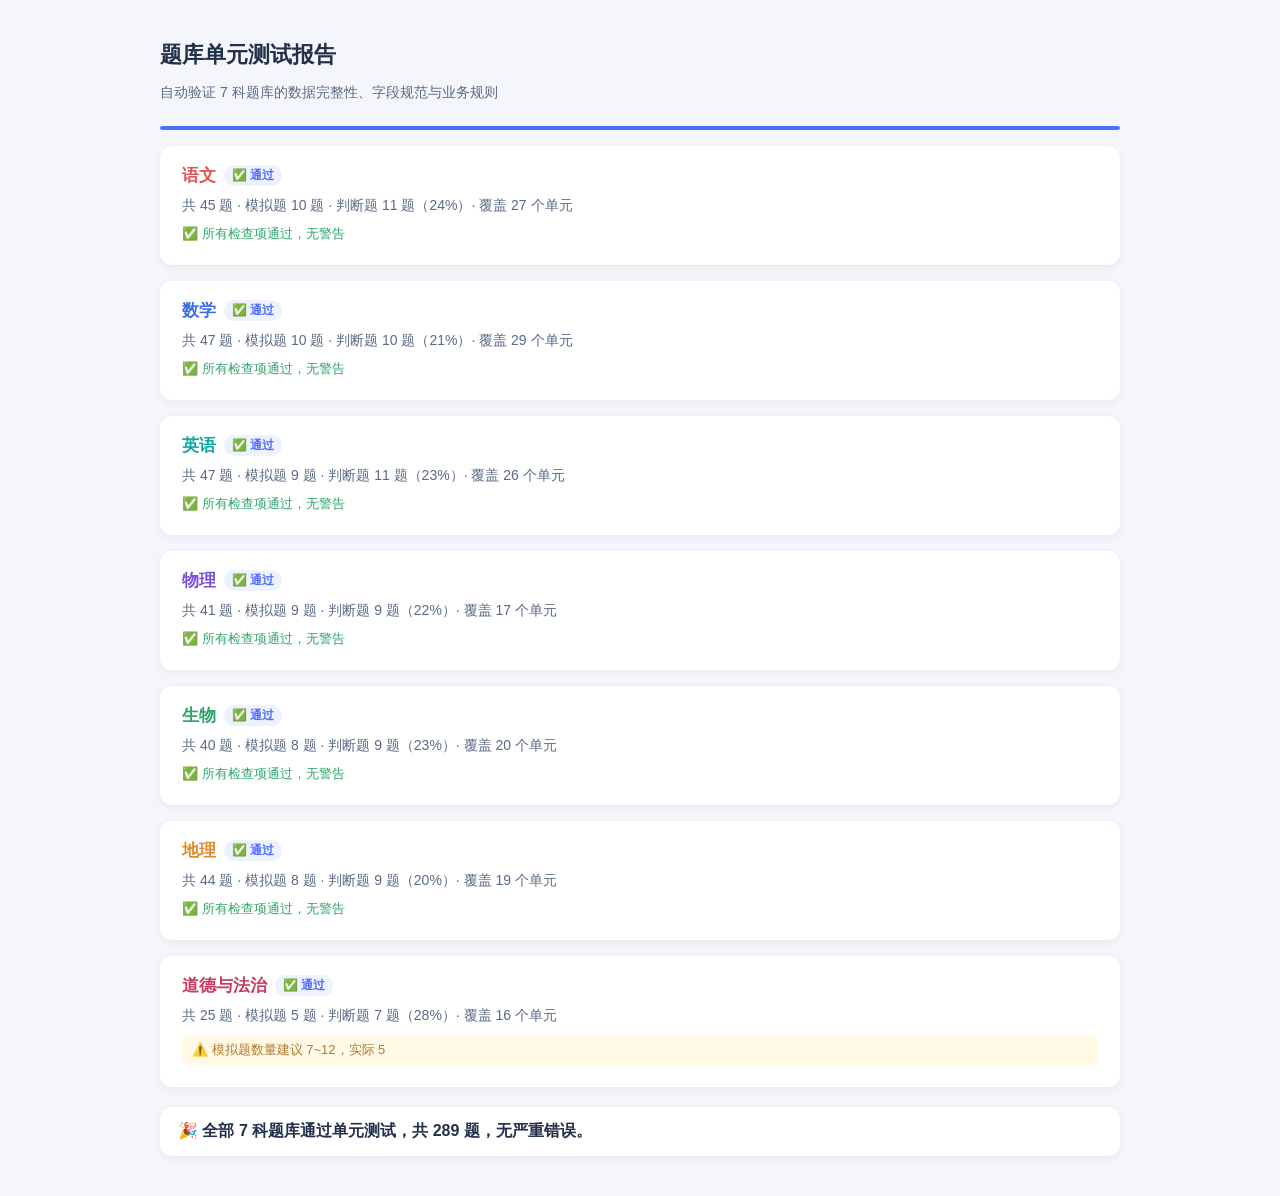
<file: test-banks.html>
<!DOCTYPE html>
<html lang="zh-CN">
<head>
<meta charset="UTF-8">
<meta name="viewport" content="width=device-width, initial-scale=1.0">
<title>题库单元测试 · 初中学习助手</title>
<style>
  body { font-family: "Microsoft YaHei", sans-serif; max-width: 960px; margin: 40px auto; padding: 0 20px; background: #f4f6fb; color: #23304a; }
  h1 { font-size: 22px; margin-bottom: 8px; }
  .subtitle { color: #5a6a86; font-size: 14px; margin-bottom: 24px; }
  .subject-block { background: #fff; border-radius: 12px; padding: 18px 22px; margin-bottom: 16px; box-shadow: 0 2px 8px rgba(0,0,0,.06); }
  .subject-block h2 { font-size: 17px; margin: 0 0 10px; display: flex; align-items: center; gap: 8px; }
  .badge { font-size: 12px; padding: 2px 8px; border-radius: 20px; background: #eef1fe; color: #4f6ef7; font-weight: 700; }
  .badge.fail { background: #fcebf0; color: #c8385f; }
  .summary { font-size: 14px; color: #5a6a86; margin-bottom: 10px; }
  .error { color: #c8385f; font-size: 13px; margin: 4px 0; padding: 6px 10px; background: #fdf2f4; border-radius: 6px; }
  .success { color: #2fa46a; font-size: 13px; margin: 4px 0; }
  .progress { height: 4px; background: #e4e9f2; border-radius: 2px; margin: 16px 0; overflow: hidden; }
  .progress i { display: block; height: 100%; background: #4f6ef7; width: 0; transition: width .3s; }
  #totalResult { font-size: 16px; font-weight: 700; margin-top: 20px; padding: 14px 18px; background: #fff; border-radius: 12px; box-shadow: 0 2px 8px rgba(0,0,0,.06); }
</style>
</head>
<body>
<h1>题库单元测试报告</h1>
<p class="subtitle">自动验证 7 科题库的数据完整性、字段规范与业务规则</p>
<div class="progress"><i id="bar"></i></div>
<div id="report"></div>
<div id="totalResult"></div>

<script src="js/chinese-bank.js"></script>
<script src="js/math-bank.js"></script>
<script src="js/english-bank.js"></script>
<script src="js/physics-bank.js"></script>
<script src="js/biology-bank.js"></script>
<script src="js/geography-bank.js"></script>
<script src="js/politics-bank.js"></script>

<script>
(function () {
  "use strict";

  var subjects = [
    { key: "chinese",  name: "语文",         bank: window.CHINESE_BANK,  meta: window.CHINESE_BANK_META,  color: "#e0524d" },
    { key: "math",     name: "数学",         bank: window.MATH_BANK,     meta: window.MATH_BANK_META,     color: "#3b6fe0" },
    { key: "english",  name: "英语",         bank: window.ENGLISH_BANK,  meta: window.ENGLISH_BANK_META,  color: "#12a6a0" },
    { key: "physics",  name: "物理",         bank: window.PHYSICS_BANK,  meta: window.PHYSICS_BANK_META,  color: "#7a52d6" },
    { key: "biology",  name: "生物",         bank: window.BIOLOGY_BANK,  meta: window.BIOLOGY_BANK_META,  color: "#2fa46a" },
    { key: "geography",name: "地理",         bank: window.GEOGRAPHY_BANK,meta: window.GEOGRAPHY_BANK_META,color: "#e08a2d" },
    { key: "politics", name: "道德与法治",   bank: window.POLITICS_BANK, meta: window.POLITICS_BANK_META, color: "#c8385f" }
  ];

  var reportEl = document.getElementById("report");
  var totalEl = document.getElementById("totalResult");
  var barEl = document.getElementById("bar");
  var allPassed = true;
  var totalQ = 0, totalErr = 0;

  function esc(s) {
    return String(s).replace(/[&<>"']/g, function (c) {
      return { "&":"&amp;", "<":"&lt;", ">":"&gt;", "\"":"&quot;", "'":"&#39;" }[c];
    });
  }

  function validateSubject(sub, idx) {
    var errors = [];
    var warnings = [];

    /* ---------- 元数据 ---------- */
    if (!sub.meta) { errors.push("缺少 META 对象"); }
    else {
      if (!sub.meta.subject) errors.push("META 缺少 subject");
      if (!sub.meta.bankVersion) errors.push("META 缺少 bankVersion");
      if (!sub.meta.updatedAt) errors.push("META 缺少 updatedAt");
      if (!sub.meta.updateRule) errors.push("META 缺少 updateRule");
      if (!/^\d{4}\.\d{2}$/.test(sub.meta.bankVersion || "")) warnings.push("bankVersion 格式建议为 YYYY.MM（当前：" + (sub.meta.bankVersion || "空") + "）");
    }

    /* ---------- 题库数组 ---------- */
    if (!sub.bank) { errors.push("缺少 BANK 数组"); }
    else if (!Array.isArray(sub.bank)) { errors.push("BANK 不是数组"); }
    else if (sub.bank.length === 0) { errors.push("BANK 为空数组"); }
    else {
      var ids = {};
      var mockCount = 0;
      var judgeCount = 0;
      var unitSet = {};

      sub.bank.forEach(function (q, i) {
        var prefix = "第 " + (i + 1) + " 题" + (q.id ? "（" + q.id + "）" : "");

        /* 必填字段 */
        if (!q.id) errors.push(prefix + " 缺少 id");
        if (!q.g) errors.push(prefix + " 缺少 g（册别）");
        if (!q.unit) errors.push(prefix + " 缺少 unit（单元）");
        else unitSet[q.unit] = true;
        if (!q.kp) errors.push(prefix + " 缺少 kp（知识点）");
        if (!q.type) errors.push(prefix + " 缺少 type（题型）");
        if (q.a === undefined || q.a === null) errors.push(prefix + " 缺少 a（正确答案索引）");
        if (!q.src) errors.push(prefix + " 缺少 src（来源）");
        if (!q.exp) errors.push(prefix + " 缺少 exp（解析）");

        /* id 唯一性 */
        if (q.id) {
          if (ids[q.id]) errors.push(prefix + " id 重复：" + q.id);
          ids[q.id] = true;
        }

        /* 题型校验 */
        if (q.type && q.type !== "single" && q.type !== "judge") {
          errors.push(prefix + " type 无效：" + q.type);
        }

        /* 单选校验 */
        if (q.type === "single") {
          if (!Array.isArray(q.opts)) errors.push(prefix + " 单选题缺少 opts 数组");
          else if (q.opts.length !== 4) errors.push(prefix + " 单选题 opts 长度应为 4，实际 " + q.opts.length);
          if (q.a !== undefined && (q.a < 0 || q.a > 3)) errors.push(prefix + " 单选题答案索引超出 0~3 范围：" + q.a);
        }

        /* 判断校验 */
        if (q.type === "judge") {
          if (q.a !== undefined && q.a !== 0 && q.a !== 1) errors.push(prefix + " 判断题答案应为 0 或 1，实际 " + q.a);
          judgeCount++;
        }

        /* 来源格式 */
        if (q.src) {
          if (q.src.indexOf("模拟题·") !== -1) mockCount++;
          else if (q.src !== "真题改编") warnings.push(prefix + " src 既非“真题改编”也非“模拟题·YYYY.MM”：" + q.src);
        }
      });

      /* 业务规则 */
      var total = sub.bank.length;
      totalQ += total;
      if (mockCount < 7 || mockCount > 12) warnings.push("模拟题数量建议 7~12，实际 " + mockCount);
      var judgePct = Math.round(judgeCount / total * 100);
      if (judgePct < 10 || judgePct > 35) warnings.push("判断题占比建议 15%~25%，实际 " + judgePct + "%（" + judgeCount + "/" + total + "）");

      /* 统计摘要 */
      sub.summary = "共 " + total + " 题 · 模拟题 " + mockCount + " 题 · 判断题 " + judgeCount + " 题（" + judgePct + "%）· 覆盖 " + Object.keys(unitSet).length + " 个单元";
    }

    totalErr += errors.length;
    if (errors.length) allPassed = false;
    return { errors: errors, warnings: warnings };
  }

  /* ---------- 渲染 ---------- */
  subjects.forEach(function (sub, idx) {
    var result = validateSubject(sub, idx);
    var passed = result.errors.length === 0;

    var html = '<div class="subject-block">' +
      '<h2><span style="color:' + (passed ? sub.color : "#c8385f") + '">' + esc(sub.name) + '</span>' +
      '<span class="badge ' + (passed ? "" : "fail") + '">' + (passed ? "✅ 通过" : "❌ 失败") + '</span></h2>';

    if (sub.summary) html += '<div class="summary">' + esc(sub.summary) + '</div>';

    result.errors.forEach(function (e) {
      html += '<div class="error">❌ ' + esc(e) + '</div>';
    });
    result.warnings.forEach(function (w) {
      html += '<div class="error" style="background:#fff9e6;color:#b07a2c">⚠️ ' + esc(w) + '</div>';
    });
    if (passed && result.warnings.length === 0) {
      html += '<div class="success">✅ 所有检查项通过，无警告</div>';
    }
    html += '</div>';
    reportEl.insertAdjacentHTML("beforeend", html);

    barEl.style.width = Math.round((idx + 1) / subjects.length * 100) + "%";
  });

  /* 汇总 */
  totalEl.innerHTML = allPassed
    ? "🎉 全部 7 科题库通过单元测试，共 " + totalQ + " 题，无严重错误。"
    : "⚠️ 测试发现 " + totalErr + " 个严重错误，请修复后再发布。";
})();
</script>
</body>
</html>
</file>
<file: css/style.css>
/* ============================================================
   初中学习助手 · 全站统一样式
   ============================================================ */

/* ---------- 设计变量 ---------- */
:root {
  --bg: #f4f6fb;
  --surface: #ffffff;
  --ink: #23304a;
  --ink-soft: #5a6a86;
  --line: #e4e9f2;
  --primary: #4f6ef7;
  --primary-dark: #3b55d4;
  --primary-soft: #eef1fe;
  --accent: #ff8a4c;
  --gold: #f5b942;
  --green: #2fb56b;
  --red: #ef5b6b;
  --radius: 14px;
  --shadow: 0 6px 24px rgba(35, 48, 74, .08);
  --shadow-hover: 0 12px 32px rgba(35, 48, 74, .14);
  --sidebar-w: 248px;
  --header-h: 64px;
}

/* 各科主题色（由 body[data-subject] 切换） */
body[data-subject="chinese"]   { --subject: #e0524d; --subject-soft: #fdeeec; }
body[data-subject="math"]      { --subject: #3b6fe0; --subject-soft: #ebf1fe; }
body[data-subject="english"]   { --subject: #12a6a0; --subject-soft: #e6f7f5; }
body[data-subject="physics"]   { --subject: #7a52d6; --subject-soft: #f1ecfb; }
body[data-subject="biology"]   { --subject: #2fa46a; --subject-soft: #e9f7f0; }
body[data-subject="geography"] { --subject: #e08a2d; --subject-soft: #fdf3e6; }
body[data-subject="politics"]  { --subject: #c8385f; --subject-soft: #fcebf0; }
body[data-subject="history"]   { --subject: #b07a2c; --subject-soft: #f8f0e2; }

* { margin: 0; padding: 0; box-sizing: border-box; }

html { scroll-behavior: smooth; }

body {
  font-family: "PingFang SC", "Microsoft YaHei", "Hiragino Sans GB", "Segoe UI", sans-serif;
  background: var(--bg);
  color: var(--ink);
  line-height: 1.75;
  font-size: 15.5px;
  -webkit-font-smoothing: antialiased;
}

/* 阅读进度条 */
.read-progress {
  position: fixed; top: 0; left: 0; height: 3px; width: 0;
  background: linear-gradient(90deg, var(--subject, var(--primary)), var(--accent));
  z-index: 200; transition: width .12s linear;
}

/* ---------- 顶部导航 ---------- */
.topbar {
  position: fixed; top: 0; left: 0; right: 0; height: var(--header-h);
  background: rgba(255,255,255,.92);
  backdrop-filter: blur(10px);
  border-bottom: 1px solid var(--line);
  display: flex; align-items: center; gap: 14px;
  padding: 0 22px; z-index: 100;
}
.topbar .home-link {
  display: flex; align-items: center; gap: 8px;
  text-decoration: none; color: var(--ink); font-weight: 700;
  font-size: 16px; white-space: nowrap;
}
.topbar .logo-dot {
  width: 30px; height: 30px; border-radius: 9px; flex: none;
  background: linear-gradient(135deg, var(--subject, var(--primary)), var(--primary-dark));
  display: grid; place-items: center; color: #fff; font-size: 16px;
}
.topbar .subject-name { font-size: 15px; color: var(--ink-soft); font-weight: 500; }
.topbar .subject-name b { color: var(--subject, var(--primary)); }

.topbar .search-box {
  margin-left: auto; position: relative; width: min(320px, 38vw);
}
.topbar .search-box input {
  width: 100%; height: 38px; border-radius: 20px;
  border: 1.5px solid var(--line); background: var(--bg);
  padding: 0 16px 0 40px; font-size: 14px; color: var(--ink);
  outline: none; transition: .2s;
}
.topbar .search-box input:focus {
  border-color: var(--subject, var(--primary)); background: #fff;
  box-shadow: 0 0 0 3px var(--subject-soft, var(--primary-soft));
}
.topbar .search-box .ico {
  position: absolute; left: 14px; top: 50%; transform: translateY(-50%);
  color: var(--ink-soft); font-size: 15px; pointer-events: none;
}
.menu-btn {
  display: none; margin-left: auto; border: none; background: none;
  font-size: 24px; color: var(--ink); cursor: pointer;
}

/* ---------- 主体布局 ---------- */
.layout { display: flex; max-width: 1380px; margin: 0 auto; padding-top: var(--header-h); }

/* 侧边目录 */
.sidebar {
  width: var(--sidebar-w); flex: none;
  position: sticky; top: var(--header-h);
  height: calc(100vh - var(--header-h));
  overflow-y: auto; padding: 22px 14px 40px;
}
.sidebar h4 {
  font-size: 12px; letter-spacing: 2px; color: var(--ink-soft);
  padding: 0 12px 8px; font-weight: 700;
}
.sidebar a {
  display: block; padding: 8px 12px; border-radius: 9px;
  color: var(--ink-soft); text-decoration: none; font-size: 14px;
  border-left: 3px solid transparent; transition: .15s;
}
.sidebar a:hover { background: var(--subject-soft, var(--primary-soft)); color: var(--subject, var(--primary)); }
.sidebar a.active {
  background: var(--subject-soft, var(--primary-soft));
  color: var(--subject, var(--primary)); font-weight: 700;
  border-left-color: var(--subject, var(--primary));
}
.sidebar .progress-wrap { margin: 16px 12px 0; }
.sidebar .progress-wrap .bar {
  height: 8px; border-radius: 5px; background: var(--line); overflow: hidden;
}
.sidebar .progress-wrap .bar i {
  display: block; height: 100%; width: 0;
  background: linear-gradient(90deg, var(--subject, var(--primary)), var(--green));
  border-radius: 5px; transition: width .3s;
}
.sidebar .progress-wrap p { font-size: 12.5px; color: var(--ink-soft); margin-top: 6px; text-align: center; }

/* 内容区 */
.content { flex: 1; min-width: 0; padding: 28px 34px 90px; }

/* 科目页头 */
.page-hero {
  border-radius: 18px; padding: 30px 32px; color: #fff;
  background: linear-gradient(120deg, var(--subject, var(--primary)), var(--primary-dark));
  box-shadow: var(--shadow); margin-bottom: 24px; position: relative; overflow: hidden;
}
.page-hero::after {
  content: attr(data-emoji); position: absolute; right: 22px; top: 50%;
  transform: translateY(-50%); font-size: 84px; opacity: .22;
}
.page-hero h1 { font-size: 27px; margin-bottom: 6px; }
.page-hero p { opacity: .92; font-size: 14.5px; max-width: 640px; }
.page-hero .tags { margin-top: 12px; display: flex; gap: 8px; flex-wrap: wrap; }
.page-hero .tags span {
  background: rgba(255,255,255,.2); border: 1px solid rgba(255,255,255,.35);
  padding: 3px 12px; border-radius: 20px; font-size: 12.5px;
}

/* 工具条 */
.toolbar {
  display: flex; gap: 10px; align-items: center; margin-bottom: 18px; flex-wrap: wrap;
}
.toolbar button {
  border: 1.5px solid var(--line); background: #fff; color: var(--ink-soft);
  padding: 7px 16px; border-radius: 9px; font-size: 13.5px; cursor: pointer; transition: .15s;
}
.toolbar button:hover { border-color: var(--subject, var(--primary)); color: var(--subject, var(--primary)); }
.toolbar .tip { margin-left: auto; font-size: 13px; color: var(--ink-soft); }

/* 年级/模块分组标题 */
.grade-title {
  display: flex; align-items: center; gap: 12px;
  font-size: 19px; margin: 34px 0 16px; padding-bottom: 10px;
  border-bottom: 2px solid var(--line);
}
.grade-title:first-of-type { margin-top: 6px; }
.grade-title .badge {
  background: var(--subject, var(--primary)); color: #fff; font-size: 12.5px;
  padding: 2px 12px; border-radius: 20px; font-weight: 600;
}
.grade-title .en { font-size: 13px; color: var(--ink-soft); font-weight: 400; }

/* ---------- 章节卡片（折叠） ---------- */
.chapter {
  background: var(--surface); border: 1px solid var(--line);
  border-radius: var(--radius); margin-bottom: 13px;
  box-shadow: 0 2px 10px rgba(35,48,74,.04);
  overflow: hidden; transition: box-shadow .2s, border-color .2s;
}
.chapter:hover { box-shadow: var(--shadow); }
.chapter.open { border-color: var(--subject-soft, var(--primary-soft)); }
.chapter-head {
  width: 100%; display: flex; align-items: center; gap: 12px;
  padding: 16px 20px; background: none; border: none; cursor: pointer;
  text-align: left; font-size: 16px; font-weight: 700; color: var(--ink);
  font-family: inherit;
}
.chapter-head .ch-no {
  flex: none; width: 30px; height: 30px; border-radius: 8px;
  background: var(--subject-soft, var(--primary-soft)); color: var(--subject, var(--primary));
  display: grid; place-items: center; font-size: 13.5px; font-weight: 700;
}
.chapter-head .ch-title { flex: 1; }
.chapter-head .ch-master {
  flex: none; width: 22px; height: 22px; border-radius: 50%;
  border: 2px solid var(--line); background: none; cursor: pointer;
  font-size: 12px; color: transparent; transition: .15s; padding: 0;
}
.chapter.mastered .ch-master {
  background: var(--green); border-color: var(--green); color: #fff;
}
.chapter.mastered .ch-title { color: var(--ink-soft); }
.chapter.mastered .ch-title::after {
  content: " ✓ 已掌握"; font-size: 12px; color: var(--green); font-weight: 500;
}
.chapter-head .ch-arrow {
  flex: none; color: var(--ink-soft); transition: transform .25s; font-size: 13px;
}
.chapter.open .ch-arrow { transform: rotate(180deg); }

.chapter-body {
  max-height: 0; overflow: hidden; transition: max-height .35s ease;
}
.chapter-body-inner { padding: 2px 22px 22px 62px; }

/* 正文排版 */
.chapter-body h3 {
  font-size: 15.5px; margin: 18px 0 8px; color: var(--subject, var(--primary));
  display: flex; align-items: center; gap: 8px;
}
.chapter-body h3::before {
  content: ""; width: 5px; height: 16px; border-radius: 3px;
  background: var(--subject, var(--primary));
}
.chapter-body p { margin: 7px 0; color: #33405c; }
.chapter-body ul, .chapter-body ol { margin: 6px 0 6px 4px; }
.chapter-body li { margin: 5px 0; list-style: none; position: relative; padding-left: 18px; }
.chapter-body ul li::before {
  content: "•"; color: var(--subject, var(--primary));
  position: absolute; left: 2px; font-weight: 700;
}
.chapter-body ol { counter-reset: li; }
.chapter-body ol li { counter-increment: li; padding-left: 22px; }
.chapter-body ol li::before {
  content: counter(li); position: absolute; left: 0; top: 3px;
  width: 16px; height: 16px; border-radius: 50%; background: var(--subject-soft, var(--primary-soft));
  color: var(--subject, var(--primary)); font-size: 11px; font-weight: 700;
  display: grid; place-items: center;
}
.chapter-body strong { color: var(--ink); }
.chapter-body b.kw {
  color: var(--subject, var(--primary)); font-weight: 700;
}

/* 考点 / 提示 / 公式 框 */
.box {
  border-radius: 10px; padding: 12px 16px; margin: 12px 0; font-size: 14.5px;
}
.box.exam { background: #fff5ec; border-left: 4px solid var(--accent); }
.box.exam::before { content: "🎯 考点 / 易错："; font-weight: 700; color: #d9681f; display: block; margin-bottom: 3px; }
.box.tip { background: #eefaf3; border-left: 4px solid var(--green); }
.box.tip::before { content: "💡 方法点拨："; font-weight: 700; color: #1f9254; display: block; margin-bottom: 3px; }
.box.formula {
  background: var(--subject-soft, var(--primary-soft));
  border-left: 4px solid var(--subject, var(--primary));
  font-family: "Cambria Math", "Times New Roman", serif; font-size: 15.5px;
}
.box.formula::before {
  content: "公式 / 结论"; font-family: "PingFang SC","Microsoft YaHei",sans-serif;
  font-weight: 700; color: var(--subject, var(--primary));
  display: block; margin-bottom: 3px; font-size: 13px;
}
.box.warn { background: #fdeeef; border-left: 4px solid var(--red); }
.box.warn::before { content: "⚠️ 注意："; font-weight: 700; color: var(--red); display: block; margin-bottom: 3px; }

/* 表格 */
.tbl-wrap { overflow-x: auto; margin: 12px 0; }
table {
  width: 100%; border-collapse: collapse; font-size: 14px;
  background: #fff; border-radius: 10px; overflow: hidden;
}
th, td { padding: 9px 13px; border: 1px solid var(--line); text-align: left; vertical-align: top; }
th { background: var(--subject-soft, var(--primary-soft)); color: var(--subject, var(--primary)); font-weight: 700; white-space: nowrap; }
tr:nth-child(even) td { background: #fafbfe; }

/* 古诗文 / 英文例句块 */
.verse, .eg {
  background: #fafbfe; border: 1px dashed var(--line); border-radius: 10px;
  padding: 12px 18px; margin: 10px 0;
}
.verse p { text-align: center; margin: 3px 0; color: #33405c; }
.verse .title { font-weight: 700; color: var(--ink); }
.verse .author { font-size: 13px; color: var(--ink-soft); text-align: center; margin-bottom: 6px; }
.eg .en { font-family: Georgia, serif; }
.eg .zh { color: var(--ink-soft); font-size: 14px; }

/* 搜索无结果 */
.no-result {
  display: none; text-align: center; padding: 60px 20px; color: var(--ink-soft);
}
.no-result .big { font-size: 46px; margin-bottom: 10px; }
mark { background: #ffe9a8; color: inherit; border-radius: 3px; padding: 0 2px; }

/* 返回顶部 */
.back-top {
  position: fixed; right: 26px; bottom: 30px; width: 46px; height: 46px;
  border-radius: 50%; border: none; cursor: pointer; font-size: 19px; color: #fff;
  background: var(--subject, var(--primary)); box-shadow: var(--shadow-hover);
  opacity: 0; pointer-events: none; transition: .25s; z-index: 90;
}
.back-top.show { opacity: 1; pointer-events: auto; }

/* ============================================================
   首页样式
   ============================================================ */
.home { max-width: 1180px; margin: 0 auto; padding: 0 24px 80px; }
.home-hero {
  text-align: center; padding: 70px 20px 44px;
}
.home-hero .logo {
  width: 76px; height: 76px; border-radius: 22px; margin: 0 auto 20px;
  background: linear-gradient(135deg, #4f6ef7, #7a52d6);
  display: grid; place-items: center; font-size: 38px;
  box-shadow: 0 14px 36px rgba(79,110,247,.35);
}
.home-hero h1 { font-size: 34px; margin-bottom: 12px; letter-spacing: 1px; }
.home-hero p { color: var(--ink-soft); font-size: 16px; max-width: 560px; margin: 0 auto; }
.home-hero .stat {
  margin-top: 20px; display: flex; gap: 34px; justify-content: center; flex-wrap: wrap;
}
.home-hero .stat div { font-size: 14px; color: var(--ink-soft); }
.home-hero .stat b { display: block; font-size: 24px; color: var(--ink); }

.subject-grid {
  display: grid; grid-template-columns: repeat(auto-fill, minmax(252px, 1fr));
  gap: 20px; margin-top: 14px;
}
.subject-card {
  position: relative; display: block; text-decoration: none;
  background: var(--surface); border: 1px solid var(--line); border-radius: 18px;
  padding: 26px 24px; color: var(--ink); overflow: hidden;
  transition: transform .22s, box-shadow .22s;
}
.subject-card:hover { transform: translateY(-5px); box-shadow: var(--shadow-hover); }
.subject-card .sc-icon {
  width: 54px; height: 54px; border-radius: 15px; display: grid; place-items: center;
  font-size: 27px; margin-bottom: 16px;
}
.subject-card h3 { font-size: 19px; margin-bottom: 4px; }
.subject-card .ver { font-size: 12.5px; color: var(--ink-soft); margin-bottom: 12px; }
.subject-card .desc { font-size: 13.5px; color: var(--ink-soft); line-height: 1.7; }
.subject-card .go {
  margin-top: 14px; font-size: 13.5px; font-weight: 600; display: inline-flex; align-items: center; gap: 5px;
}
.subject-card .sc-ring {
  position: absolute; right: -28px; top: -28px; width: 100px; height: 100px;
  border-radius: 50%; opacity: .12;
}
.subject-card .learned-dot {
  position: absolute; top: 18px; right: 18px; font-size: 12px; color: var(--green);
  background: #e9f7f0; padding: 2px 10px; border-radius: 20px; display: none;
}

/* 首页学习提示条 */
.home-tips {
  margin-top: 46px; background: var(--surface); border: 1px solid var(--line);
  border-radius: 18px; padding: 26px 30px; display: grid;
  grid-template-columns: repeat(auto-fit, minmax(220px, 1fr)); gap: 22px;
}
.home-tips .ft h4 { font-size: 15px; margin-bottom: 6px; }
.home-tips .ft p { font-size: 13.5px; color: var(--ink-soft); }
.home-tips .ft .fi { font-size: 24px; margin-bottom: 8px; }

footer.site-foot {
  text-align: center; padding: 30px; color: var(--ink-soft); font-size: 13px;
}

/* ---------- 响应式 ---------- */
.sidebar-mask {
  display: none; position: fixed; inset: 0; background: rgba(20,28,45,.4);
  z-index: 150;
}
@media (max-width: 960px) {
  .menu-btn { display: block; }
  .topbar .search-box { width: auto; flex: 1; margin-left: 10px; }
  .sidebar {
    position: fixed; left: 0; top: 0; bottom: 0; height: 100vh;
    background: #fff; z-index: 160; padding-top: 70px;
    transform: translateX(-100%); transition: transform .25s; box-shadow: var(--shadow-hover);
  }
  body.sidebar-open .sidebar { transform: translateX(0); }
  body.sidebar-open .sidebar-mask { display: block; }
  .content { padding: 20px 16px 80px; }
  .chapter-body-inner { padding-left: 20px; }
  .page-hero { padding: 24px; }
  .page-hero::after { font-size: 60px; }
  .home-hero h1 { font-size: 27px; }
  .toolbar .tip { display: none; }
}

/* ============================================================
   历史 · 题库练习 / 错题集
   ============================================================ */
.quiz-tabs { display: flex; gap: 8px; flex-wrap: wrap; margin-bottom: 18px; }
.quiz-tabs button {
  border: 1.5px solid var(--line); background: #fff; color: var(--ink-soft);
  padding: 9px 20px; border-radius: 22px; font-size: 14px; font-weight: 600;
  cursor: pointer; transition: .15s; font-family: inherit;
}
.quiz-tabs button:hover { border-color: var(--subject, var(--primary)); color: var(--subject, var(--primary)); }
.quiz-tabs button.active {
  background: var(--subject, var(--primary)); border-color: var(--subject, var(--primary)); color: #fff;
}
.quiz-tabs button .wrong-count {
  display: inline-block; min-width: 20px; padding: 0 6px; margin-left: 4px;
  background: var(--red); color: #fff; border-radius: 12px; font-size: 12px; line-height: 20px;
}
.quiz-tabs button.active .wrong-count { background: rgba(255,255,255,.28); }

.bank-info {
  background: var(--surface); border: 1px dashed var(--line); border-radius: 10px;
  padding: 10px 16px; font-size: 13.5px; color: var(--ink-soft); margin-bottom: 16px;
}
.bank-info b { color: var(--subject, var(--primary)); }

.quiz-entry {
  background: var(--surface); border: 1px solid var(--line); border-radius: var(--radius);
  padding: 22px; margin-bottom: 16px; box-shadow: 0 2px 10px rgba(35,48,74,.04);
}
.quiz-entry .row { display: flex; gap: 12px; flex-wrap: wrap; align-items: center; margin-bottom: 12px; }
.quiz-entry .row:last-child { margin-bottom: 0; }
.quiz-entry label { font-size: 14px; font-weight: 600; color: var(--ink); }
.quiz-entry select {
  height: 38px; border: 1.5px solid var(--line); border-radius: 9px; padding: 0 12px;
  font-size: 14px; background: var(--bg); color: var(--ink); outline: none; max-width: 100%;
  font-family: inherit;
}
.quiz-entry select:focus { border-color: var(--subject, var(--primary)); }
.quiz-entry .quick { display: flex; gap: 10px; flex-wrap: wrap; }
.btn-main, .btn-quick {
  border: none; border-radius: 9px; padding: 9px 20px; font-size: 14px; font-weight: 600;
  cursor: pointer; font-family: inherit; transition: .15s;
}
.btn-main { background: var(--subject, var(--primary)); color: #fff; }
.btn-main:hover { filter: brightness(1.08); }
.btn-quick { background: var(--subject-soft, var(--primary-soft)); color: var(--subject, var(--primary)); }
.btn-quick:hover { filter: brightness(.97); }

.quiz-summary {
  position: sticky; top: 70px; z-index: 20;
  background: var(--surface); border: 1px solid var(--line); border-radius: 10px;
  padding: 10px 16px; font-size: 14px; color: var(--ink-soft); margin-bottom: 14px;
  box-shadow: 0 2px 10px rgba(35,48,74,.05);
}
.quiz-summary b { color: var(--subject, var(--primary)); }

.quiz-q {
  background: var(--surface); border: 1px solid var(--line); border-radius: var(--radius);
  padding: 18px 20px; margin-bottom: 13px; box-shadow: 0 2px 10px rgba(35,48,74,.04);
}
.qq-head { display: flex; gap: 8px; align-items: center; flex-wrap: wrap; margin-bottom: 9px; }
.qq-no {
  width: 26px; height: 26px; border-radius: 8px; flex: none;
  background: var(--subject, var(--primary)); color: #fff; font-size: 13px; font-weight: 700;
  display: grid; place-items: center;
}
.qq-tag {
  font-size: 12px; color: var(--subject, var(--primary));
  background: var(--subject-soft, var(--primary-soft)); padding: 2px 10px; border-radius: 12px;
}
.qq-kp { font-size: 12.5px; color: var(--ink-soft); }
.qq-src {
  margin-left: auto; font-size: 12px; padding: 2px 10px; border-radius: 12px;
}
.qq-src.is-real { background: #fdeeec; color: #c8504b; }
.qq-src.is-mock { background: #eefaf3; color: #1f9254; }
.qq-stem { font-size: 15px; line-height: 1.8; margin-bottom: 12px; color: var(--ink); }
.qq-opts { display: grid; gap: 9px; }
.qq-opt {
  text-align: left; border: 1.5px solid var(--line); background: var(--bg);
  border-radius: 10px; padding: 10px 14px; font-size: 14.5px; line-height: 1.6;
  cursor: pointer; transition: .12s; font-family: inherit; color: var(--ink);
}
.qq-opt i {
  display: inline-grid; place-items: center; width: 22px; height: 22px; border-radius: 50%;
  background: #fff; border: 1.5px solid var(--line); font-style: normal; font-size: 12.5px;
  margin-right: 9px; font-weight: 700; color: var(--ink-soft);
}
.qq-opt:hover:not(:disabled) { border-color: var(--subject, var(--primary)); background: var(--subject-soft, var(--primary-soft)); }
.qq-opt.right { border-color: var(--green); background: #eafaf1; color: #1f7a49; cursor: default; }
.qq-opt.right i { background: var(--green); border-color: var(--green); color: #fff; }
.qq-opt.wrong { border-color: var(--red); background: #fdeeef; color: #c24553; cursor: default; }
.qq-opt.wrong i { background: var(--red); border-color: var(--red); color: #fff; }
.qq-opt:disabled { cursor: default; }
.qq-exp {
  margin-top: 12px; background: #fafbfe; border-left: 4px solid var(--subject, var(--primary));
  border-radius: 0 10px 10px 0; padding: 10px 14px; font-size: 14px; color: #33405c;
}
.qq-exp .exp-row { margin: 3px 0; }
.qq-exp b { color: var(--subject, var(--primary)); }
.qq-opt.is-answer { background: #eafaf1; border-color: var(--green); color: #1f7a49; cursor: default; }
.wrong-ops { margin-top: 10px; text-align: right; }
.btn-mini {
  border: 1.5px solid var(--line); background: #fff; color: var(--ink-soft);
  border-radius: 8px; padding: 6px 14px; font-size: 13px; cursor: pointer; font-family: inherit;
}
.btn-mini:hover { border-color: var(--red); color: var(--red); }
.wrong-stat-bar { font-size: 14px; color: var(--ink-soft); margin-bottom: 14px; }
.wrong-stat-bar b { color: var(--subject, var(--primary)); }
.clear-row { text-align: right; margin-bottom: 14px; }

/* 知识点配图 */
.kp-figure { margin: 14px 0 4px; max-width: 560px; }
.kp-figure img {
  display: block; width: 100%; border-radius: 10px;
  border: 1px solid var(--line); box-shadow: 0 2px 10px rgba(35,48,74,.08);
}
.kp-figure figcaption {
  font-size: 12.5px; color: var(--ink-soft); margin-top: 6px; text-align: center; line-height: 1.6;
}
</file>
